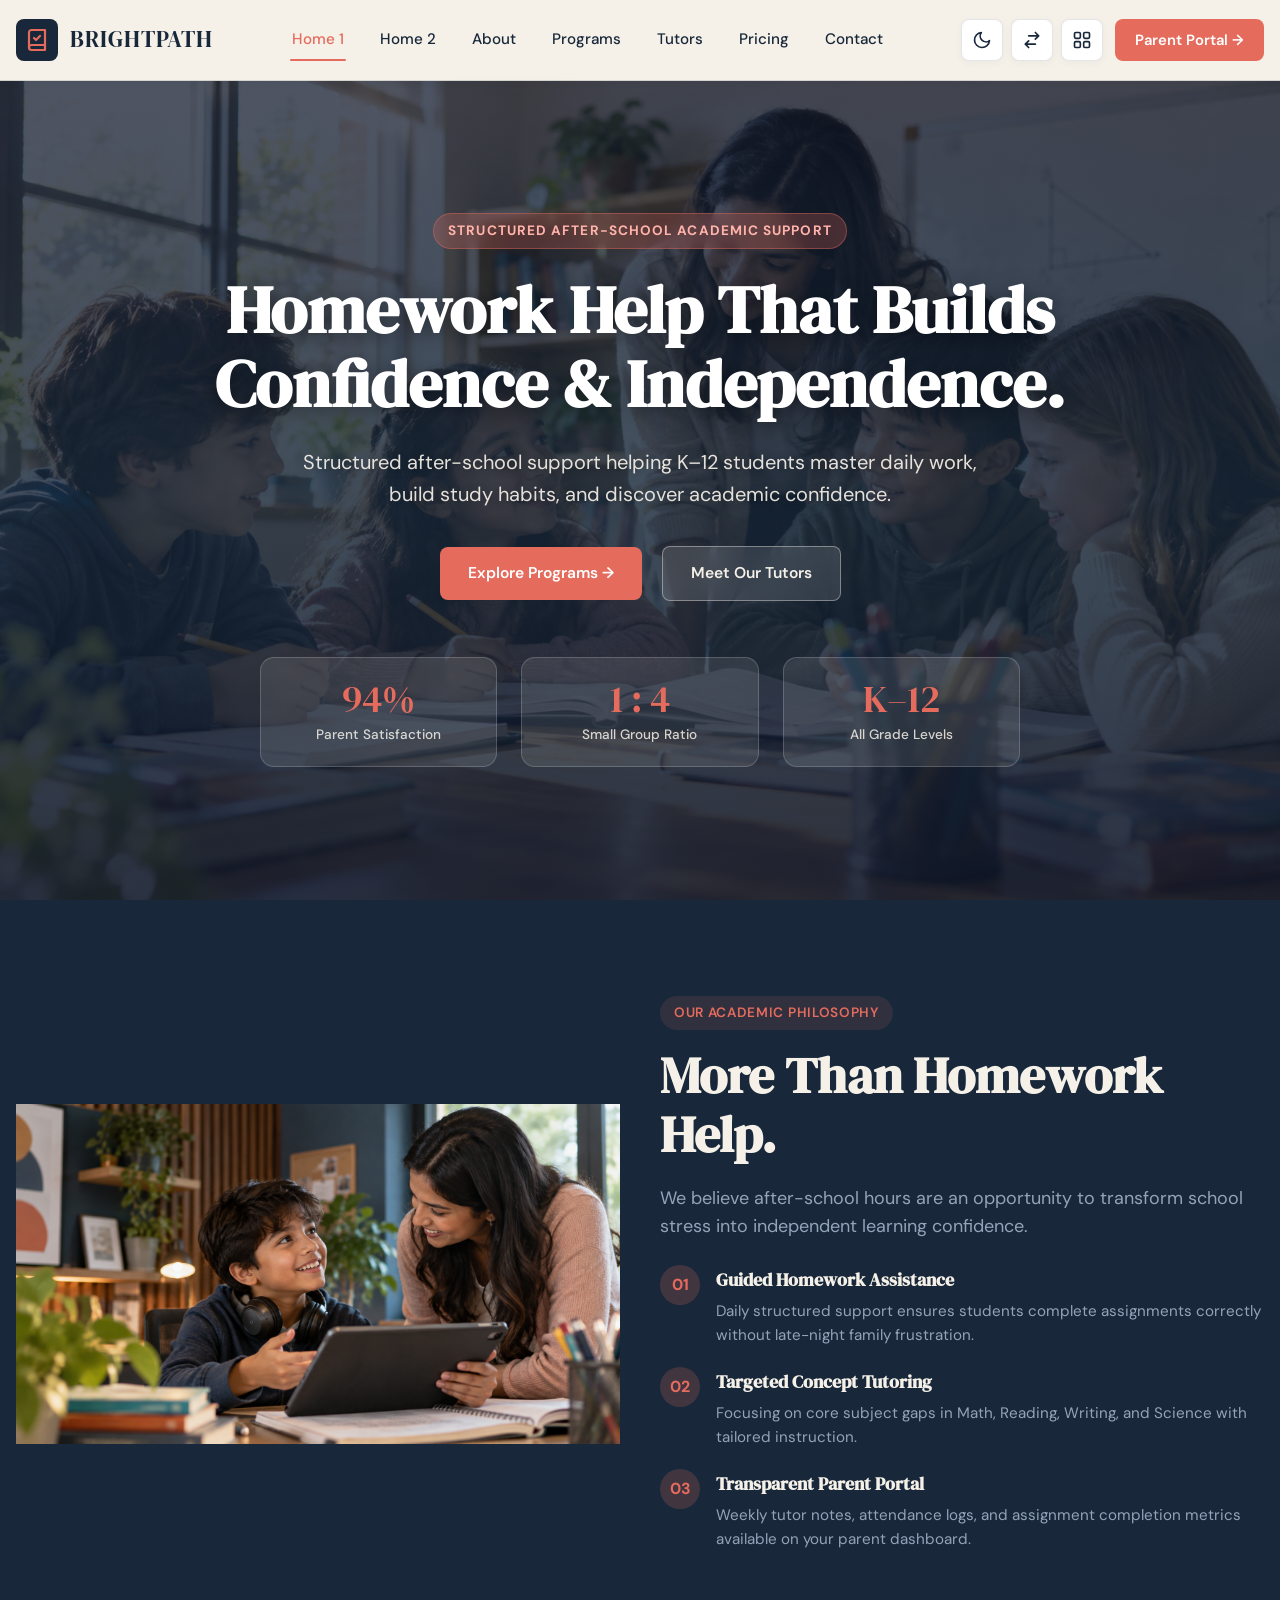
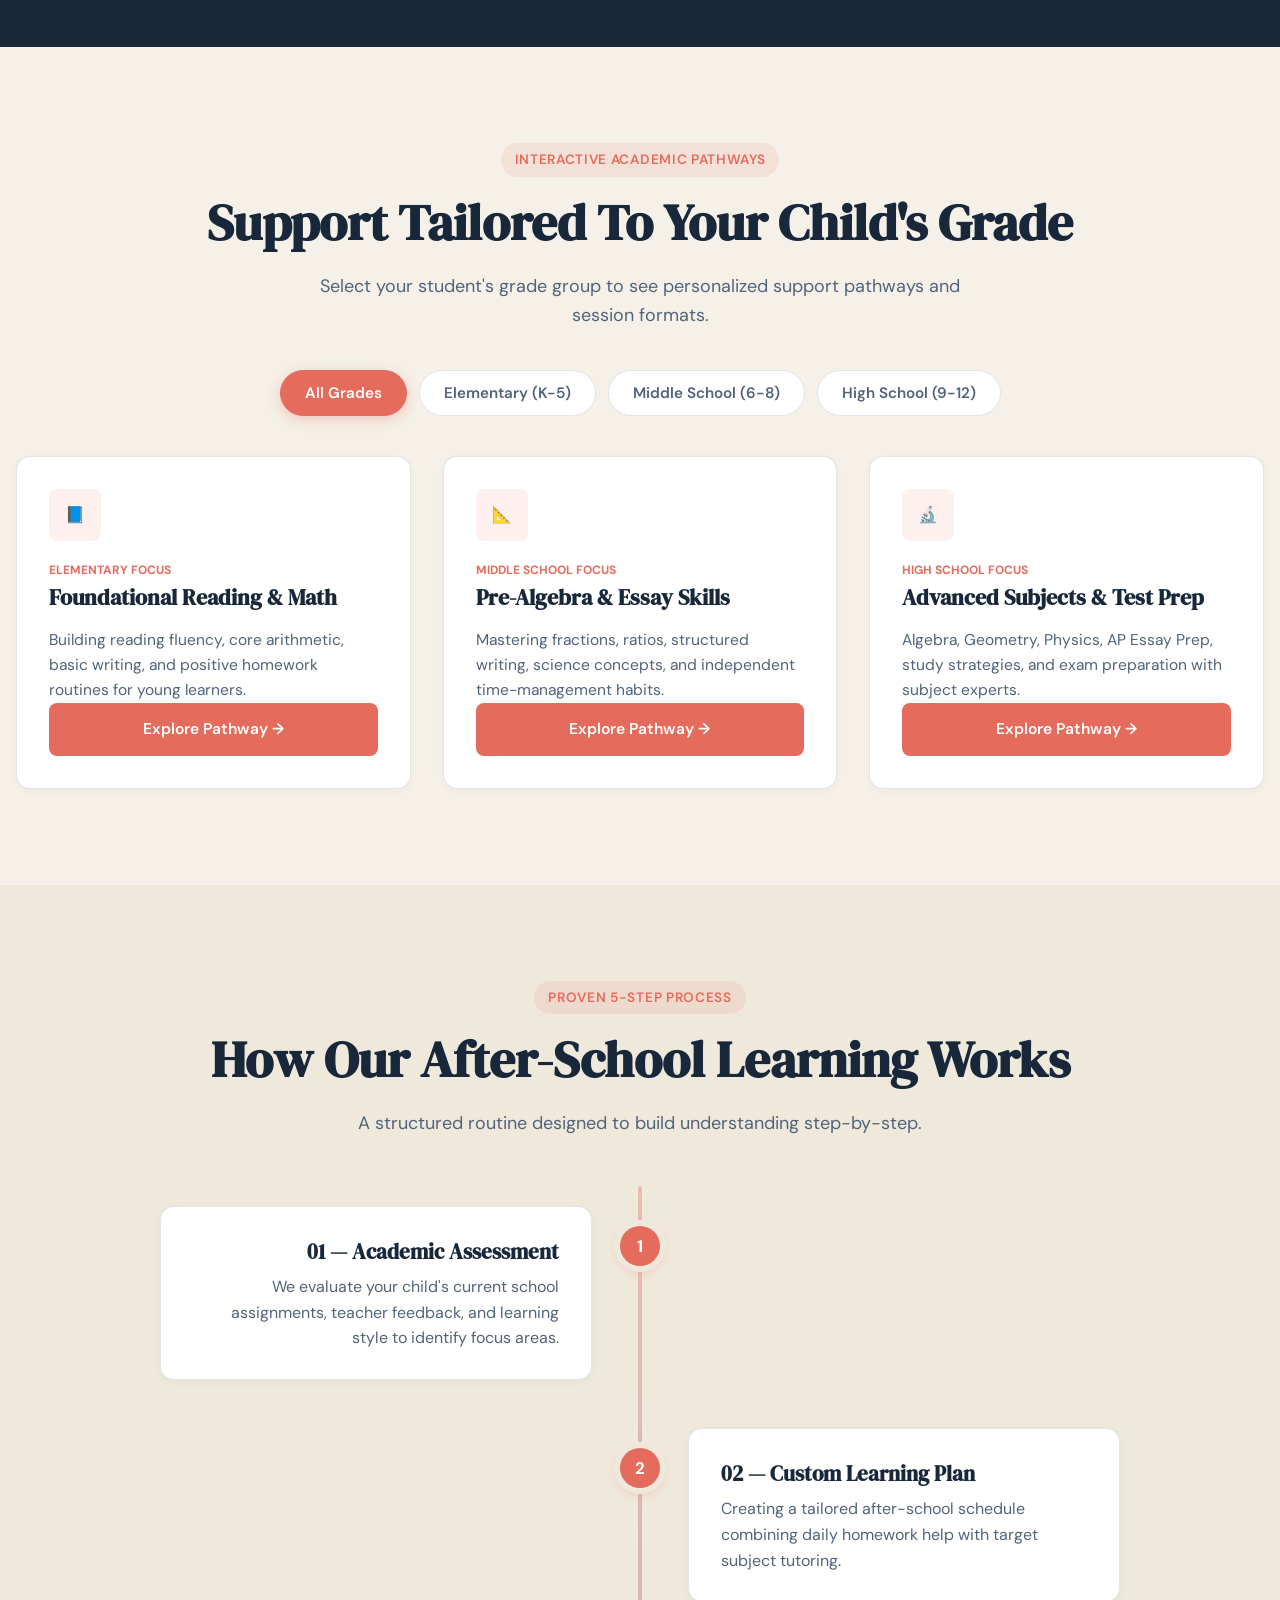
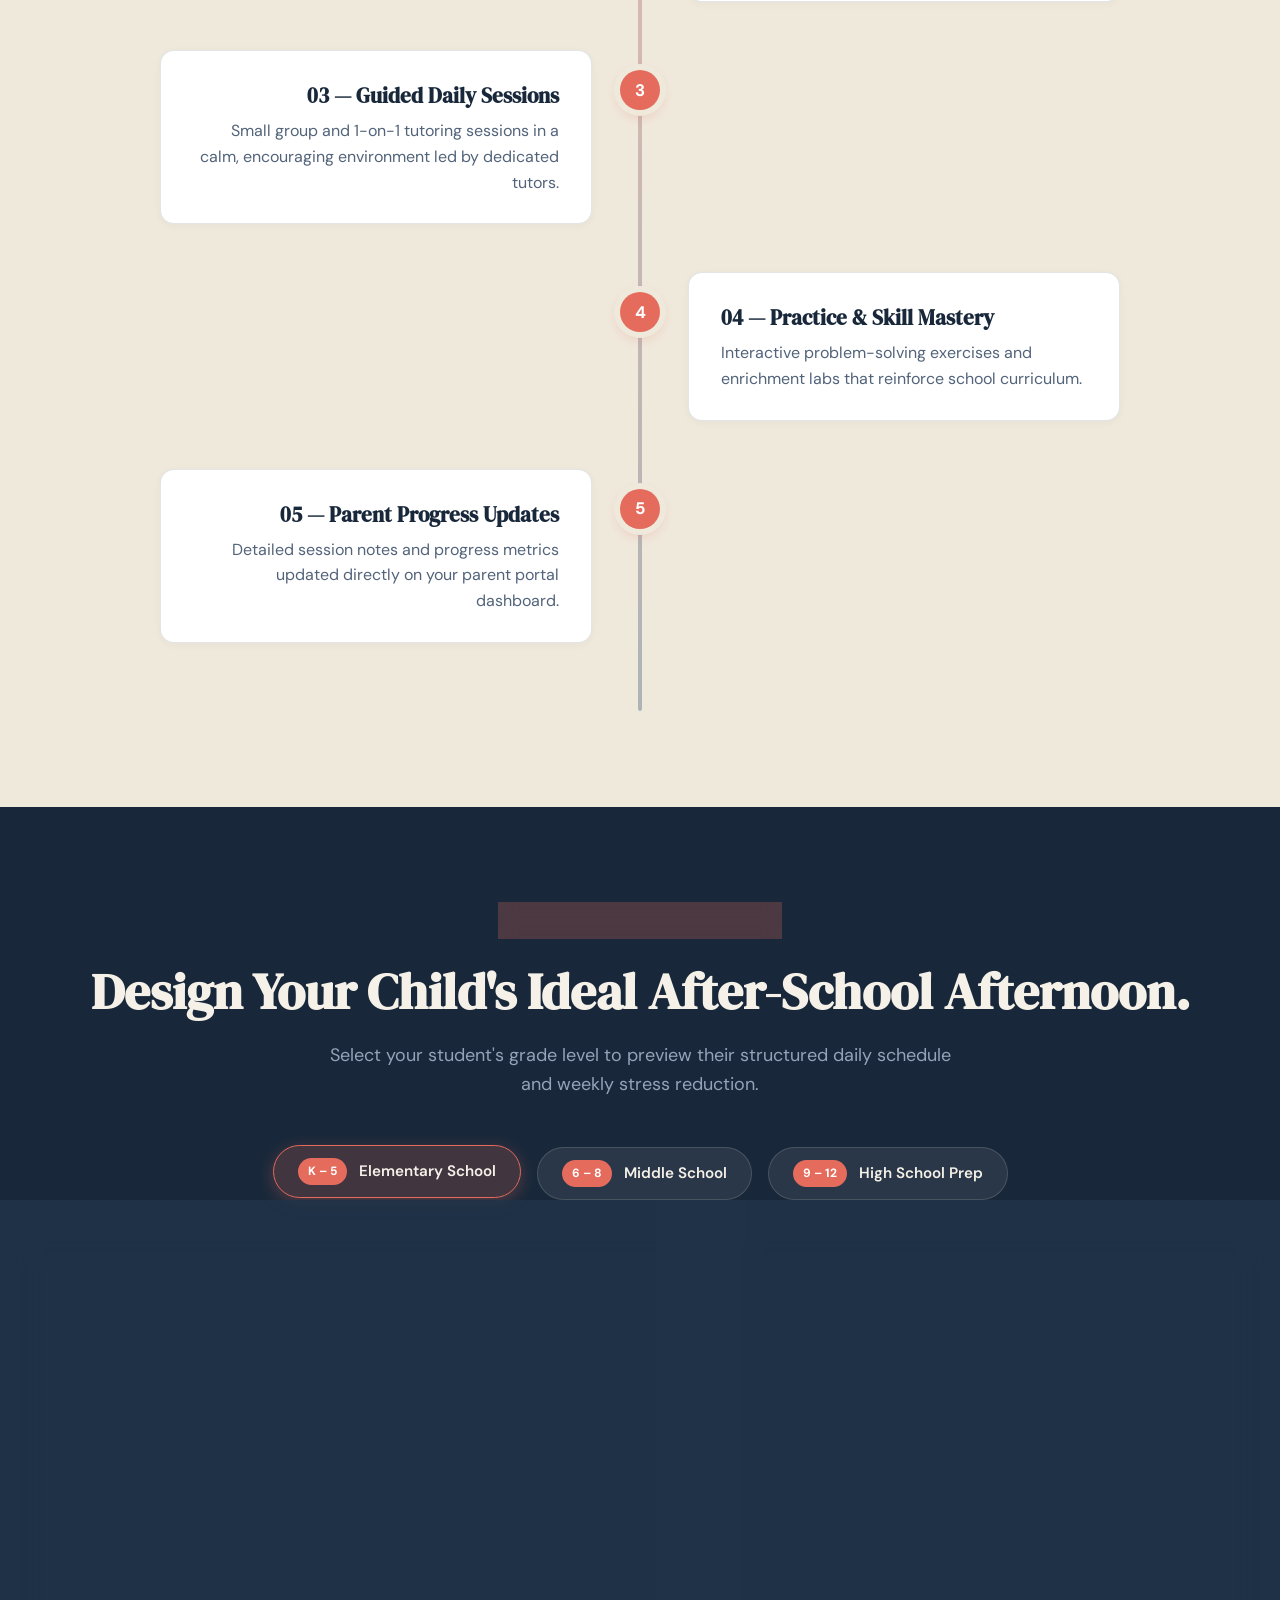
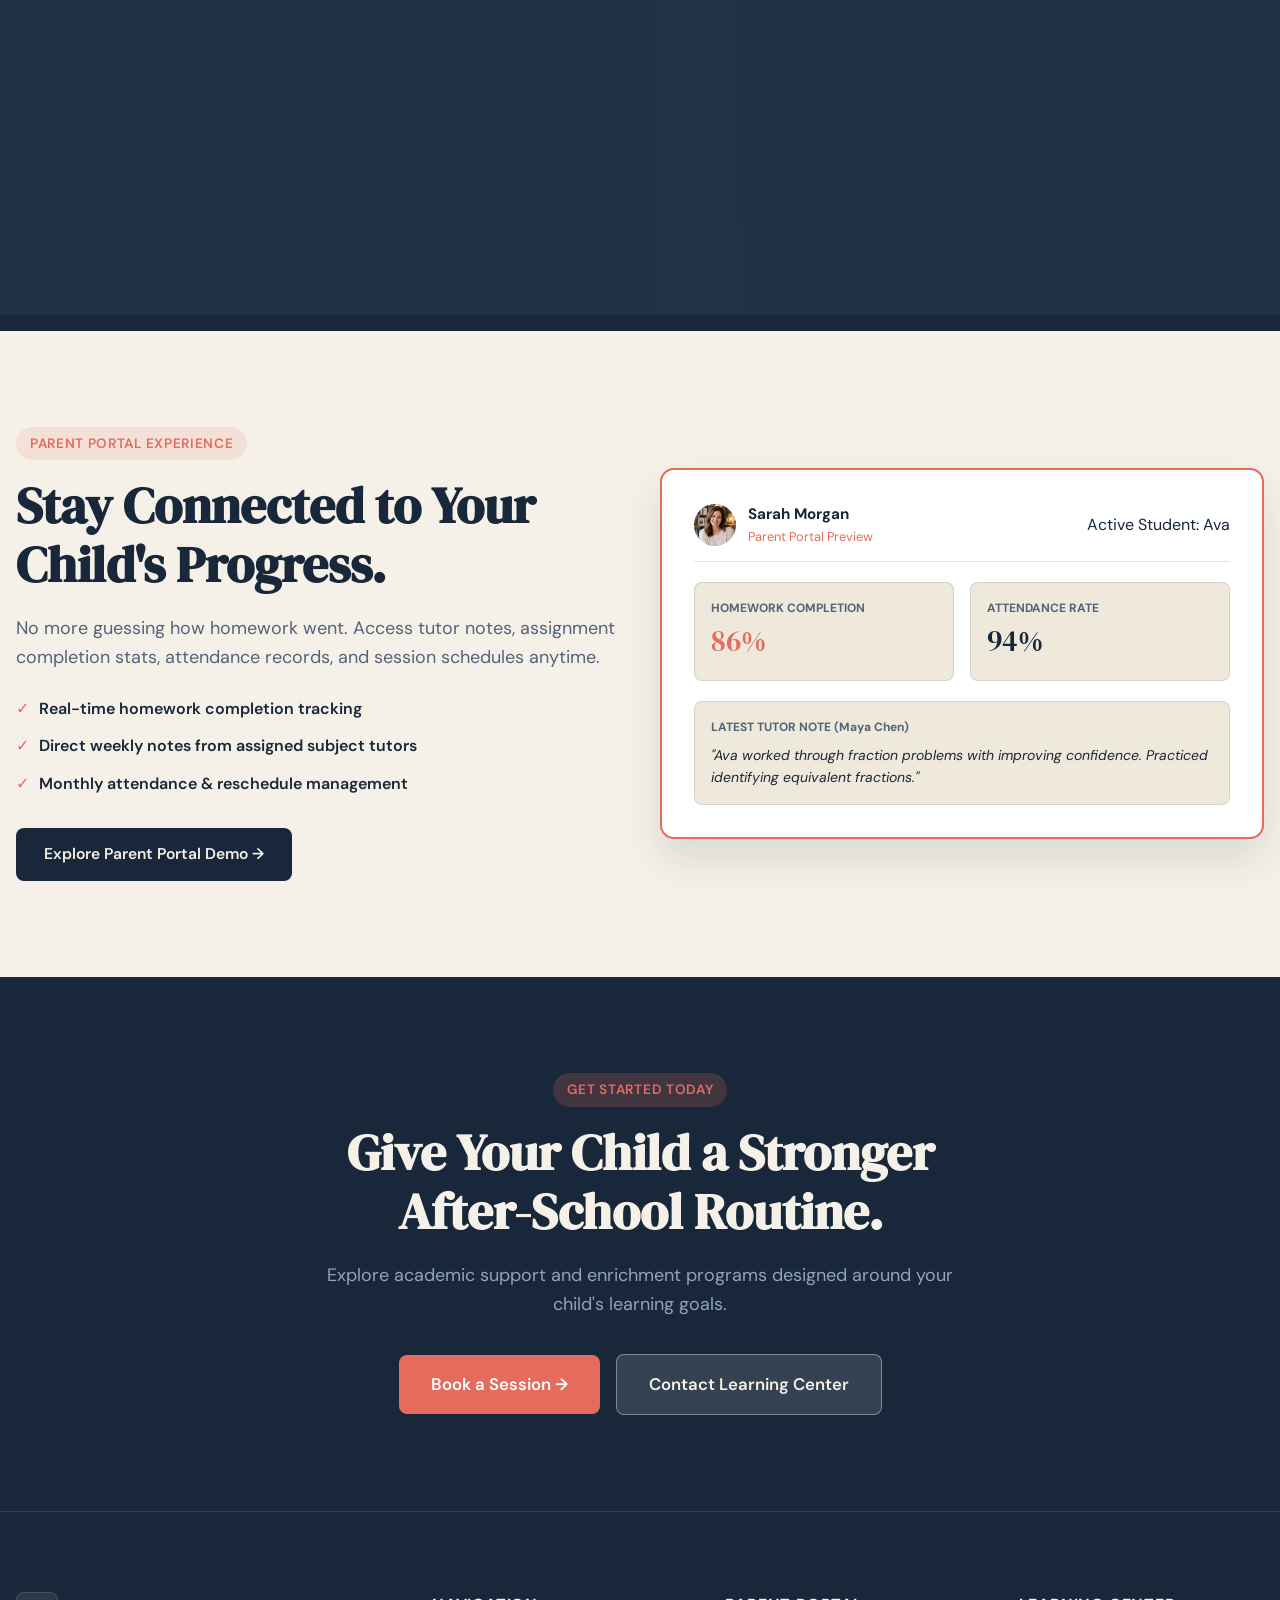
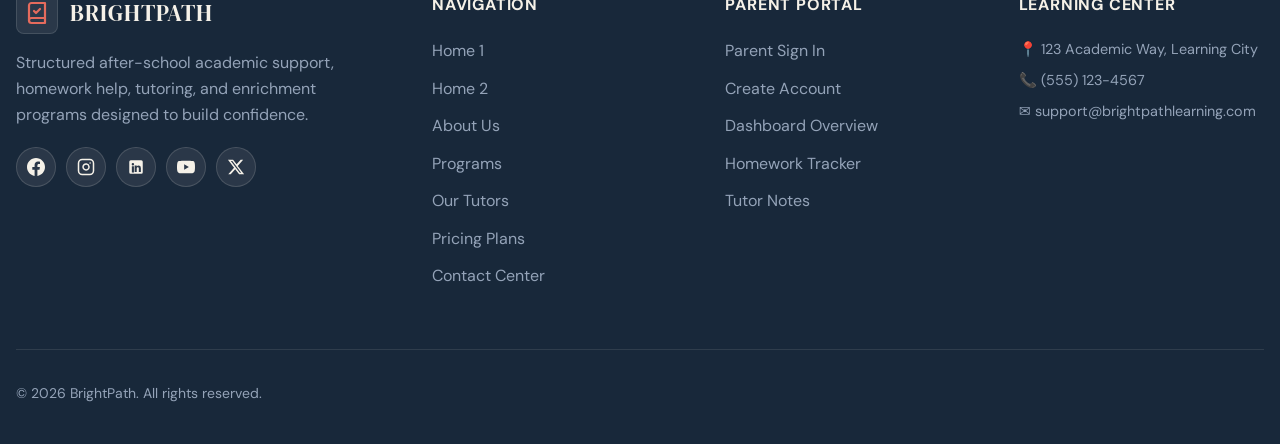
<file: index.html>
<!DOCTYPE html>
<html lang="en" data-theme="light" dir="ltr">
<head>
  <meta charset="UTF-8" />
  <meta name="viewport" content="width=device-width, initial-scale=1.0" />
  <title>BrightPath | After-School Homework Help & Enrichment</title>
  <meta name="description" content="BrightPath provides structured after-school homework help, 1-on-1 subject tutoring, enrichment programs, and parent progress tracking for students K-12." />
  <link rel="icon" type="image/svg+xml" href="assets/images/favicon.svg" />
  <script>
    (function() {
      var theme = localStorage.getItem('brightpath_theme') || 'light';
      var dir = localStorage.getItem('brightpath_dir') || 'ltr';
      document.documentElement.setAttribute('data-theme', theme);
      document.documentElement.setAttribute('dir', dir);
    })();
  </script>
  <link rel="stylesheet" href="assets/css/style.css" />
</head>
<body>

  <!-- Sticky Global Header -->
  <header class="header">
    <div class="container nav-container">
      <a href="index.html" class="brand-logo" id="brandLogo">
        <div class="logo-icon">
          <svg width="24" height="24" viewBox="0 0 24 24" fill="none" stroke="currentColor" stroke-width="2.2" stroke-linecap="round" stroke-linejoin="round">
            <path d="M4 19.5A2.5 2.5 0 0 1 6.5 17H20"></path>
            <path d="M6.5 2H20v20H6.5A2.5 2.5 0 0 1 4 19.5v-15A2.5 2.5 0 0 1 6.5 2z"></path>
            <path d="m9 10 2 2 4-4"></path>
          </svg>
        </div>
        <div class="logo-text">
          <span class="logo-name">BRIGHTPATH</span>
        </div>
      </a>

      <nav>
        <ul class="nav-links">
          <li><a href="index.html" class="nav-link active">Home 1</a></li>
          <li><a href="home2.html" class="nav-link">Home 2</a></li>
          <li><a href="about.html" class="nav-link">About</a></li>
          <li><a href="programs.html" class="nav-link">Programs</a></li>
          <li><a href="tutors.html" class="nav-link">Tutors</a></li>
          <li><a href="pricing.html" class="nav-link">Pricing</a></li>
          <li><a href="contact.html" class="nav-link">Contact</a></li>
        </ul>
      </nav>

      <div class="nav-actions">
        <div class="control-pill">
          <button type="button" class="icon-circle-btn js-theme-toggle" aria-label="Toggle Theme" title="Toggle Light/Dark Theme">
            <svg width="20" height="20" viewBox="0 0 24 24" fill="none" stroke="currentColor" stroke-width="2" stroke-linecap="round" stroke-linejoin="round"><circle cx="12" cy="12" r="5"/><line x1="12" y1="1" x2="12" y2="3"/><line x1="12" y1="21" x2="12" y2="23"/><line x1="4.22" y1="4.22" x2="5.64" y2="5.64"/><line x1="18.36" y1="18.36" x2="19.78" y2="19.78"/><line x1="1" y1="12" x2="3" y2="12"/><line x1="21" y1="12" x2="23" y2="12"/><line x1="4.22" y1="19.78" x2="5.64" y2="18.36"/><line x1="18.36" y1="5.64" x2="19.78" y2="4.22"/></svg>
          </button>
          <button type="button" class="icon-circle-btn js-rtl-toggle" aria-label="Toggle Direction" title="Toggle LTR/RTL Layout">
            <svg width="20" height="20" viewBox="0 0 24 24" fill="none" stroke="currentColor" stroke-width="2" stroke-linecap="round" stroke-linejoin="round"><path d="M8 7h12m0 0l-4-4m4 4l-4 4m0 6H4m0 0l4 4m-4-4l4-4"/></svg>
          </button>
          <a href="dashboard.html" class="icon-circle-btn" aria-label="Parent Portal Dashboard" title="Parent Portal Dashboard">
            <svg width="20" height="20" viewBox="0 0 24 24" fill="none" stroke="currentColor" stroke-width="2" stroke-linecap="round" stroke-linejoin="round"><rect x="3" y="3" width="7" height="7" rx="1.5"/><rect x="14" y="3" width="7" height="7" rx="1.5"/><rect x="14" y="14" width="7" height="7" rx="1.5"/><rect x="3" y="14" width="7" height="7" rx="1.5"/></svg>
          </a>
        </div>
        <a href="login.html" class="btn btn-primary" id="navPortalCta">Parent Portal →</a>
        <button class="menu-toggle" id="menuToggle" aria-label="Open Navigation Menu">
          <svg width="26" height="26" viewBox="0 0 24 24" fill="none" stroke="currentColor" stroke-width="2"><line x1="3" y1="12" x2="21" y2="12"></line><line x1="3" y1="6" x2="21" y2="6"></line><line x1="3" y1="18" x2="21" y2="18"></line></svg>
        </button>
      </div>
    </div>
  </header>

  <!-- Mobile Off-Canvas Drawer Navigation -->
  <div class="mobile-drawer" id="mobileDrawer" aria-hidden="true">
    <div class="drawer-backdrop" id="drawerBackdrop"></div>
    <div class="drawer-content">
      <div class="drawer-header">
        <div class="brand-logo">
          <div class="logo-icon"><svg width="20" height="20" viewBox="0 0 24 24" fill="none" stroke="currentColor" stroke-width="2"><path d="M4 19.5A2.5 2.5 0 0 1 6.5 17H20"></path><path d="M6.5 2H20v20H6.5A2.5 2.5 0 0 1 4 19.5v-15A2.5 2.5 0 0 1 6.5 2z"></path></svg></div>
          <span class="logo-name">BRIGHTPATH</span>
        </div>
        <button class="drawer-close" id="drawerClose" aria-label="Close Navigation Menu">✕</button>
      </div>
      <ul class="drawer-links">
        <li><a href="index.html" class="drawer-link">Home 1</a></li>
        <li><a href="home2.html" class="drawer-link">Home 2</a></li>
        <li><a href="about.html" class="drawer-link">About</a></li>
        <li><a href="programs.html" class="drawer-link">Programs</a></li>
        <li><a href="tutors.html" class="drawer-link">Tutors</a></li>
        <li><a href="pricing.html" class="drawer-link">Pricing</a></li>
        <li><a href="contact.html" class="drawer-link">Contact</a></li>
      </ul>
      <div class="drawer-controls">
        <div class="control-pill">
          <button type="button" class="icon-circle-btn js-theme-toggle" aria-label="Toggle Theme" title="Toggle Light/Dark Theme">
            <svg width="20" height="20" viewBox="0 0 24 24" fill="none" stroke="currentColor" stroke-width="2" stroke-linecap="round" stroke-linejoin="round"><circle cx="12" cy="12" r="5"/><line x1="12" y1="1" x2="12" y2="3"/><line x1="12" y1="21" x2="12" y2="23"/><line x1="4.22" y1="4.22" x2="5.64" y2="5.64"/><line x1="18.36" y1="18.36" x2="19.78" y2="19.78"/><line x1="1" y1="12" x2="3" y2="12"/><line x1="21" y1="12" x2="23" y2="12"/><line x1="4.22" y1="19.78" x2="5.64" y2="18.36"/><line x1="18.36" y1="5.64" x2="19.78" y2="4.22"/></svg>
          </button>
          <button type="button" class="icon-circle-btn js-rtl-toggle" aria-label="Toggle Direction" title="Toggle LTR/RTL Layout">
            <svg width="20" height="20" viewBox="0 0 24 24" fill="none" stroke="currentColor" stroke-width="2" stroke-linecap="round" stroke-linejoin="round"><path d="M8 7h12m0 0l-4-4m4 4l-4 4m0 6H4m0 0l4 4m-4-4l4-4"/></svg>
          </button>
          <a href="dashboard.html" class="icon-circle-btn" aria-label="Parent Portal Dashboard" title="Parent Portal Dashboard">
            <svg width="20" height="20" viewBox="0 0 24 24" fill="none" stroke="currentColor" stroke-width="2" stroke-linecap="round" stroke-linejoin="round"><rect x="3" y="3" width="7" height="7" rx="1.5"/><rect x="14" y="3" width="7" height="7" rx="1.5"/><rect x="14" y="14" width="7" height="7" rx="1.5"/><rect x="3" y="14" width="7" height="7" rx="1.5"/></svg>
          </a>
        </div>
        <a href="login.html" class="btn btn-primary" style="width: 100%;">Parent Portal →</a>
      </div>
    </div>
  </div>

  <main>
    <!-- HOME SECTION 01 — FULLSCREEN HERO -->
    <section class="hero-fullscreen" id="heroSection">
      <div class="hero-bg-overlay"></div>
      <div class="container hero-centered-content">
        <span class="section-tag hero-tag-dark">Structured After-School Academic Support</span>
        <h1 class="hero-fullscreen-title">Homework Help That Builds Confidence & Independence.</h1>
        <p class="hero-fullscreen-lead">Structured after-school support helping K–12 students master daily work, build study habits, and discover academic confidence.</p>
        <div class="hero-btns hero-btns-center">
          <a href="programs.html" class="btn btn-primary">Explore Programs →</a>
          <a href="tutors.html" class="btn btn-secondary-light">Meet Our Tutors</a>
        </div>
        <div class="hero-stats-row">
          <div class="hero-stat-card">
            <span class="stat-number">94%</span>
            <span class="stat-label">Parent Satisfaction</span>
          </div>
          <div class="hero-stat-card">
            <span class="stat-number">1 : 4</span>
            <span class="stat-label">Small Group Ratio</span>
          </div>
          <div class="hero-stat-card">
            <span class="stat-number">K–12</span>
            <span class="stat-label">All Grade Levels</span>
          </div>
        </div>
      </div>
    </section>

    <!-- HOME SECTION 02 — THE LEARNING SUPPORT STORY -->
    <section class="section section-dark" id="storySection">
      <div class="container">
        <div class="grid-2" style="align-items: center;">
          <div class="hero-image-frame">
            <img src="assets/images/2.png" alt="Student engaged in focused after-school study session" />
          </div>
          <div>
            <span class="section-tag">Our Academic Philosophy</span>
            <h2 class="section-title">More Than Homework Help.</h2>
            <p class="section-subtitle" style="margin-bottom:24px;">We believe after-school hours are an opportunity to transform school stress into independent learning confidence.</p>
            <div style="display:flex; flex-direction:column; gap:20px;">
              <div style="display:flex; gap:16px;">
                <div style="width:40px; height:40px; background:rgba(229,107,93,0.2); color:var(--coral-500); border-radius:50%; display:flex; align-items:center; justify-content:center; font-weight:bold; flex-shrink:0;">01</div>
                <div>
                  <h4 style="font-size:1.15rem; font-family:var(--font-heading); margin-bottom:4px;">Guided Homework Assistance</h4>
                  <p style="color:var(--slate-400); font-size:0.95rem;">Daily structured support ensures students complete assignments correctly without late-night family frustration.</p>
                </div>
              </div>
              <div style="display:flex; gap:16px;">
                <div style="width:40px; height:40px; background:rgba(229,107,93,0.2); color:var(--coral-500); border-radius:50%; display:flex; align-items:center; justify-content:center; font-weight:bold; flex-shrink:0;">02</div>
                <div>
                  <h4 style="font-size:1.15rem; font-family:var(--font-heading); margin-bottom:4px;">Targeted Concept Tutoring</h4>
                  <p style="color:var(--slate-400); font-size:0.95rem;">Focusing on core subject gaps in Math, Reading, Writing, and Science with tailored instruction.</p>
                </div>
              </div>
              <div style="display:flex; gap:16px;">
                <div style="width:40px; height:40px; background:rgba(229,107,93,0.2); color:var(--coral-500); border-radius:50%; display:flex; align-items:center; justify-content:center; font-weight:bold; flex-shrink:0;">03</div>
                <div>
                  <h4 style="font-size:1.15rem; font-family:var(--font-heading); margin-bottom:4px;">Transparent Parent Portal</h4>
                  <p style="color:var(--slate-400); font-size:0.95rem;">Weekly tutor notes, attendance logs, and assignment completion metrics available on your parent dashboard.</p>
                </div>
              </div>
            </div>
          </div>
        </div>
      </div>
    </section>

    <!-- HOME SECTION 03 — PROGRAM PATHWAYS -->
    <section class="section" id="pathwaysSection">
      <div class="container">
        <div style="text-align: center; margin-bottom: 40px;">
          <span class="section-tag">Interactive Academic Pathways</span>
          <h2 class="section-title">Support Tailored To Your Child's Grade</h2>
          <p class="section-subtitle" style="margin-inline: auto;">Select your student's grade group to see personalized support pathways and session formats.</p>
        </div>

        <div class="filter-tabs">
          <button class="tab-btn js-pathway-tab active" data-category="all">All Grades</button>
          <button class="tab-btn js-pathway-tab" data-category="elementary">Elementary (K-5)</button>
          <button class="tab-btn js-pathway-tab" data-category="middle">Middle School (6-8)</button>
          <button class="tab-btn js-pathway-tab" data-category="high">High School (9-12)</button>
        </div>

        <div class="grid-3">
          <div class="card js-pathway-card" data-category="elementary">
            <div class="card-icon">📘</div>
            <span style="font-size:0.75rem; font-weight:700; color:var(--coral-500); text-transform:uppercase;">Elementary Focus</span>
            <h3 class="card-title">Foundational Reading & Math</h3>
            <p class="card-desc">Building reading fluency, core arithmetic, basic writing, and positive homework routines for young learners.</p>
            <button class="btn btn-primary js-book-trigger" data-session="Elementary Pathway" style="margin-top:auto; width:100%;">Explore Pathway →</button>
          </div>

          <div class="card js-pathway-card" data-category="middle">
            <div class="card-icon">📐</div>
            <span style="font-size:0.75rem; font-weight:700; color:var(--coral-500); text-transform:uppercase;">Middle School Focus</span>
            <h3 class="card-title">Pre-Algebra & Essay Skills</h3>
            <p class="card-desc">Mastering fractions, ratios, structured writing, science concepts, and independent time-management habits.</p>
            <button class="btn btn-primary js-book-trigger" data-session="Middle School Pathway" style="margin-top:auto; width:100%;">Explore Pathway →</button>
          </div>

          <div class="card js-pathway-card" data-category="high">
            <div class="card-icon">🔬</div>
            <span style="font-size:0.75rem; font-weight:700; color:var(--coral-500); text-transform:uppercase;">High School Focus</span>
            <h3 class="card-title">Advanced Subjects & Test Prep</h3>
            <p class="card-desc">Algebra, Geometry, Physics, AP Essay Prep, study strategies, and exam preparation with subject experts.</p>
            <button class="btn btn-primary js-book-trigger" data-session="High School Pathway" style="margin-top:auto; width:100%;">Explore Pathway →</button>
          </div>
        </div>
      </div>
    </section>

    <!-- HOME SECTION 04 — HOW SUPPORT WORKS -->
    <section class="section" style="background: var(--bg-secondary);" id="howItWorksSection">
      <div class="container">
        <div style="text-align: center; margin-bottom: 48px;">
          <span class="section-tag">Proven 5-Step Process</span>
          <h2 class="section-title">How Our After-School Learning Works</h2>
          <p class="section-subtitle" style="margin-inline: auto;">A structured routine designed to build understanding step-by-step.</p>
        </div>

        <div class="timeline">
          <div class="timeline-item">
            <div class="timeline-number">1</div>
            <div class="timeline-content">
              <h3 style="font-family:var(--font-heading); font-size:1.3rem; margin-bottom:6px;">01 — Academic Assessment</h3>
              <p style="color:var(--text-muted);">We evaluate your child's current school assignments, teacher feedback, and learning style to identify focus areas.</p>
            </div>
          </div>

          <div class="timeline-item">
            <div class="timeline-number">2</div>
            <div class="timeline-content">
              <h3 style="font-family:var(--font-heading); font-size:1.3rem; margin-bottom:6px;">02 — Custom Learning Plan</h3>
              <p style="color:var(--text-muted);">Creating a tailored after-school schedule combining daily homework help with target subject tutoring.</p>
            </div>
          </div>

          <div class="timeline-item">
            <div class="timeline-number">3</div>
            <div class="timeline-content">
              <h3 style="font-family:var(--font-heading); font-size:1.3rem; margin-bottom:6px;">03 — Guided Daily Sessions</h3>
              <p style="color:var(--text-muted);">Small group and 1-on-1 tutoring sessions in a calm, encouraging environment led by dedicated tutors.</p>
            </div>
          </div>

          <div class="timeline-item">
            <div class="timeline-number">4</div>
            <div class="timeline-content">
              <h3 style="font-family:var(--font-heading); font-size:1.3rem; margin-bottom:6px;">04 — Practice & Skill Mastery</h3>
              <p style="color:var(--text-muted);">Interactive problem-solving exercises and enrichment labs that reinforce school curriculum.</p>
            </div>
          </div>

          <div class="timeline-item">
            <div class="timeline-number">5</div>
            <div class="timeline-content">
              <h3 style="font-family:var(--font-heading); font-size:1.3rem; margin-bottom:6px;">05 — Parent Progress Updates</h3>
              <p style="color:var(--text-muted);">Detailed session notes and progress metrics updated directly on your parent portal dashboard.</p>
            </div>
          </div>
        </div>
      </div>
    </section>

    <!-- HOME SECTION 04B — UNIQUE INTERACTIVE ROUTINE & IMPACT SIMULATOR -->
    <section class="section" id="routineSimulatorSection">
      <div class="container">
        <div style="text-align: center; margin-bottom: 48px;">
          <span class="section-tag hero-tag-dark">Interactive Routine Explorer</span>
          <h2 class="section-title">Design Your Child's Ideal After-School Afternoon.</h2>
          <p class="section-subtitle" style="margin-inline: auto;">Select your student's grade level to preview their structured daily schedule and weekly stress reduction.</p>
        </div>

        <!-- Grade Selector Tabs -->
        <div class="simulator-tabs" id="routineTabs">
          <button class="sim-tab-btn active" data-grade="elementary">
            <span class="tab-badge">K – 5</span>
            <span class="tab-title">Elementary School</span>
          </button>
          <button class="sim-tab-btn" data-grade="middle">
            <span class="tab-badge">6 – 8</span>
            <span class="tab-title">Middle School</span>
          </button>
          <button class="sim-tab-btn" data-grade="high">
            <span class="tab-badge">9 – 12</span>
            <span class="tab-title">High School Prep</span>
          </button>
        </div>

        <div class="simulator-body-grid">
          <!-- Live Timeline Schedule Column -->
          <div class="sim-card sim-timeline-card">
            <div class="sim-card-header">
              <span class="sim-badge" id="simGradeBadge">Elementary Focus (K–5)</span>
              <h3 class="sim-card-title" id="simTitle">Daily 3-Hour After-School Flow</h3>
            </div>
            
            <div class="sim-steps-list" id="simStepsList">
              <div class="sim-step-item">
                <div class="sim-step-time">3:30 PM</div>
                <div class="sim-step-dot"></div>
                <div class="sim-step-info">
                  <h4>Arrival & Healthy Snack Break</h4>
                  <p>Students unwind, grab a nutritious snack, and reset after the school bell.</p>
                </div>
              </div>
              <div class="sim-step-item active-step">
                <div class="sim-step-time">4:00 PM</div>
                <div class="sim-step-dot"></div>
                <div class="sim-step-info">
                  <h4>Focused Homework Completion</h4>
                  <p>Guided assistance on daily school assignments with 1:4 tutor guidance.</p>
                </div>
              </div>
              <div class="sim-step-item">
                <div class="sim-step-time">5:00 PM</div>
                <div class="sim-step-dot"></div>
                <div class="sim-step-info">
                  <h4>Foundational Math & Reading Lab</h4>
                  <p>Fun, interactive skill-building exercises reinforcing core grade concepts.</p>
                </div>
              </div>
              <div class="sim-step-item">
                <div class="sim-step-time">5:45 PM</div>
                <div class="sim-step-dot"></div>
                <div class="sim-step-info">
                  <h4>Pack Up & Parent Portal Sync</h4>
                  <p>Tutor logs completed work; student leaves with 100% finished homework.</p>
                </div>
              </div>
            </div>
          </div>

          <!-- Impact Metrics & Outcome Column -->
          <div class="sim-card sim-impact-card">
            <div class="sim-card-header">
              <span class="sim-badge sim-badge-accent">Estimated Parent & Student Impact</span>
              <h3 class="sim-card-title">Weekly After-School Benefits</h3>
            </div>

            <div class="sim-metrics-grid">
              <div class="sim-metric-box">
                <div class="sim-metric-val" id="metricTime">5.5 Hours</div>
                <div class="sim-metric-lbl">Evening Stress Saved / Wk</div>
              </div>
              <div class="sim-metric-box">
                <div class="sim-metric-val" id="metricScore">+34%</div>
                <div class="sim-metric-lbl">Assignment Mastery Index</div>
              </div>
              <div class="sim-metric-box">
                <div class="sim-metric-val" id="metricRatio">1 : 4</div>
                <div class="sim-metric-lbl">Student-Tutor Ratio</div>
              </div>
              <div class="sim-metric-box">
                <div class="sim-metric-val" id="metricCheck">100%</div>
                <div class="sim-metric-lbl">Finished Before Dinner</div>
              </div>
            </div>

            <div class="sim-highlight-box" id="simHighlightText">
              "Elementary students build independent study habits early, eliminating night-time homework tears and giving families peaceful evenings."
            </div>

            <button class="btn btn-primary js-book-trigger" style="width:100%; justify-content:center; margin-top:20px;" data-session="Custom After-School Schedule Consultation">
              Build Your Child's Schedule →
            </button>
          </div>
        </div>
      </div>
    </section>

    <!-- HOME SECTION 05 — PARENT VISIBILITY -->
    <section class="section" id="parentVisibilitySection">
      <div class="container">
        <div class="grid-2" style="align-items: center;">
          <div>
            <span class="section-tag">Parent Portal Experience</span>
            <h2 class="section-title">Stay Connected to Your Child's Progress.</h2>
            <p class="section-subtitle" style="margin-bottom:24px;">No more guessing how homework went. Access tutor notes, assignment completion stats, attendance records, and session schedules anytime.</p>
            <ul style="list-style:none; display:flex; flex-direction:column; gap:12px; margin-bottom:32px;">
              <li style="display:flex; align-items:center; gap:10px; font-weight:600;"><span style="color:var(--coral-500);">✓</span> Real-time homework completion tracking</li>
              <li style="display:flex; align-items:center; gap:10px; font-weight:600;"><span style="color:var(--coral-500);">✓</span> Direct weekly notes from assigned subject tutors</li>
              <li style="display:flex; align-items:center; gap:10px; font-weight:600;"><span style="color:var(--coral-500);">✓</span> Monthly attendance & reschedule management</li>
            </ul>
            <a href="dashboard.html" class="btn btn-navy">Explore Parent Portal Demo →</a>
          </div>

          <!-- Parent Dashboard Interactive Preview Card -->
          <div class="card" style="border:2px solid var(--coral-500); background:var(--bg-card); box-shadow:var(--shadow-lg);">
            <div style="display:flex; align-items:center; justify-content:space-between; margin-bottom:20px; border-bottom:1px solid var(--border-color); padding-bottom:14px;">
              <div style="display:flex; align-items:center; gap:12px;">
                <img src="assets/images/5.png" alt="Sarah Morgan" style="width:42px; height:42px; border-radius:50%; object-fit:cover;" />
                <div>
                  <div style="font-weight:700; font-size:0.95rem;">Sarah Morgan</div>
                  <div style="font-size:0.8rem; color:var(--coral-500);">Parent Portal Preview</div>
                </div>
              </div>
              <span class="status-badge status-completed">Active Student: Ava</span>
            </div>

            <div style="display:grid; grid-template-columns:1fr 1fr; gap:16px; margin-bottom:20px;">
              <div class="parent-preview-inner-box">
                <div style="font-size:0.75rem; color:var(--text-muted); font-weight:700;">HOMEWORK COMPLETION</div>
                <div style="font-family:var(--font-heading); font-size:1.8rem; color:var(--coral-500);">86%</div>
              </div>
              <div class="parent-preview-inner-box">
                <div style="font-size:0.75rem; color:var(--text-muted); font-weight:700;">ATTENDANCE RATE</div>
                <div style="font-family:var(--font-heading); font-size:1.8rem; color:var(--text-primary);">94%</div>
              </div>
            </div>

            <div class="parent-preview-inner-box">
              <div style="font-size:0.75rem; color:var(--text-muted); font-weight:700; margin-bottom:6px;">LATEST TUTOR NOTE (Maya Chen)</div>
              <p style="font-size:0.875rem; font-style:italic;">"Ava worked through fraction problems with improving confidence. Practiced identifying equivalent fractions."</p>
            </div>
          </div>
        </div>
      </div>
    </section>

    <!-- HOME SECTION 06 — FINAL CTA -->
    <section class="section section-dark" style="text-align: center;" id="finalCtaSection">
      <div class="container">
        <span class="section-tag" style="background:rgba(229,107,93,0.2);">Get Started Today</span>
        <h2 class="section-title" style="color:var(--ivory-100); max-width:720px; margin-inline:auto;">Give Your Child a Stronger After-School Routine.</h2>
        <p class="section-subtitle" style="color:var(--slate-400); margin-inline:auto; margin-bottom:36px;">Explore academic support and enrichment programs designed around your child's learning goals.</p>
        <div class="cta-actions-group">
          <button class="btn btn-primary js-book-trigger">Book a Session →</button>
          <a href="contact.html" class="btn btn-secondary-light">Contact Learning Center</a>
        </div>
      </div>
    </section>
  </main>

  <!-- Global Footer -->
  <footer class="footer">
    <div class="container">
      <div class="footer-grid">
        <div class="footer-brand">
          <a href="index.html" class="brand-logo">
            <div class="logo-icon">
              <svg width="24" height="24" viewBox="0 0 24 24" fill="none" stroke="currentColor" stroke-width="2.2" stroke-linecap="round" stroke-linejoin="round">
                <path d="M4 19.5A2.5 2.5 0 0 1 6.5 17H20"></path>
                <path d="M6.5 2H20v20H6.5A2.5 2.5 0 0 1 4 19.5v-15A2.5 2.5 0 0 1 6.5 2z"></path>
                <path d="m9 10 2 2 4-4"></path>
              </svg>
            </div>
            <div class="logo-text">
              <span class="logo-name">BRIGHTPATH</span>
            </div>
          </a>
          <p>Structured after-school academic support, homework help, tutoring, and enrichment programs designed to build confidence.</p>
          <div class="footer-social-links" style="margin-top:20px; display:flex; gap:10px;">
            <a href="#" class="social-icon-btn" aria-label="Facebook">
              <svg width="18" height="18" viewBox="0 0 24 24" fill="currentColor"><path d="M24 12.073c0-6.627-5.373-12-12-12s-12 5.373-12 12c0 5.99 4.388 10.954 10.125 11.854v-8.385H7.078v-3.47h3.047V9.43c0-3.007 1.792-4.669 4.533-4.669 1.312 0 2.686.235 2.686.235v2.953H15.83c-1.491 0-1.956.925-1.956 1.874v2.25h3.328l-.532 3.47h-2.796v8.385C19.612 23.027 24 18.062 24 12.073z"/></svg>
            </a>
            <a href="#" class="social-icon-btn" aria-label="Instagram">
              <svg width="18" height="18" viewBox="0 0 24 24" fill="none" stroke="currentColor" stroke-width="2" stroke-linecap="round" stroke-linejoin="round"><rect x="2" y="2" width="20" height="20" rx="5" ry="5"></rect><path d="M16 11.37A4 4 0 1 1 12.63 8 4 4 0 0 1 16 11.37z"></path><line x1="17.5" y1="6.5" x2="17.51" y2="6.5"></line></svg>
            </a>
            <a href="#" class="social-icon-btn" aria-label="LinkedIn">
              <svg width="18" height="18" viewBox="0 0 24 24" fill="currentColor"><path d="M19 3a2 2 0 0 1 2 2v14a2 2 0 0 1-2 2H5a2 2 0 0 1-2-2V5a2 2 0 0 1 2-2h14m-.5 15.5v-5.3a3.26 3.26 0 0 0-3.26-3.26c-.85 0-1.84.52-2.28 1.3v-1.11h-2.79v8.37h2.79v-4.93c0-.77.62-1.4 1.39-1.4a1.4 1.4 0 0 1 1.4 1.4v4.93h2.75M6.46 10.9v8.37H9.25V10.9H6.46M7.86 6.74a1.62 1.62 0 1 0 0 3.24 1.62 1.62 0 0 0 0-3.24z"/></svg>
            </a>
            <a href="#" class="social-icon-btn" aria-label="YouTube">
              <svg width="18" height="18" viewBox="0 0 24 24" fill="currentColor"><path d="M23.498 6.186a3.016 3.016 0 0 0-2.122-2.136C19.505 3.545 12 3.545 12 3.545s-7.505 0-9.377.505A3.017 3.017 0 0 0 .502 6.186C0 8.07 0 12 0 12s0 3.93.502 5.814a3.016 3.016 0 0 0 2.122 2.136c1.871.505 9.376.505 9.376.505s7.505 0 9.377-.505a3.015 3.015 0 0 0 2.122-2.136C24 15.93 24 12 24 12s0-3.93-.502-5.814zM9.545 15.568V8.432L15.818 12l-6.273 3.568z"/></svg>
            </a>
            <a href="#" class="social-icon-btn" aria-label="Twitter">
              <svg width="18" height="18" viewBox="0 0 24 24" fill="currentColor"><path d="M18.244 2.25h3.308l-7.227 8.26 8.502 11.24H16.17l-5.214-6.817L4.99 21.75H1.68l7.73-8.835L1.254 2.25H8.08l4.713 6.231zm-1.161 17.52h1.833L7.084 4.126H5.117z"/></svg>
            </a>
          </div>
        </div>

        <div>
          <h4 class="footer-title">Navigation</h4>
          <ul class="footer-links">
            <li><a href="index.html" class="footer-link">Home 1</a></li>
            <li><a href="home2.html" class="footer-link">Home 2</a></li>
            <li><a href="about.html" class="footer-link">About Us</a></li>
            <li><a href="programs.html" class="footer-link">Programs</a></li>
            <li><a href="tutors.html" class="footer-link">Our Tutors</a></li>
            <li><a href="pricing.html" class="footer-link">Pricing Plans</a></li>
            <li><a href="contact.html" class="footer-link">Contact Center</a></li>
          </ul>
        </div>

        <div>
          <h4 class="footer-title">Parent Portal</h4>
          <ul class="footer-links">
            <li><a href="login.html" class="footer-link">Parent Sign In</a></li>
            <li><a href="register.html" class="footer-link">Create Account</a></li>
            <li><a href="dashboard.html" class="footer-link">Dashboard Overview</a></li>
            <li><a href="dashboard.html" class="footer-link">Homework Tracker</a></li>
            <li><a href="dashboard.html" class="footer-link">Tutor Notes</a></li>
          </ul>
        </div>

        <div>
          <h4 class="footer-title">Learning Center</h4>
          <p style="color:var(--slate-400); font-size:0.9rem; margin-bottom:8px;">📍 123 Academic Way, Learning City</p>
          <p style="color:var(--slate-400); font-size:0.9rem; margin-bottom:8px;">📞 (555) 123-4567</p>
          <p style="color:var(--slate-400); font-size:0.9rem;">✉️ support@brightpathlearning.com</p>
        </div>
      </div>

      <div class="footer-bottom">
        <div>© 2026 BrightPath. All rights reserved.</div>
      </div>
    </div>
  </footer>

  <!-- Universal Reusable Modal -->
  <div class="modal-overlay" id="globalModal" aria-hidden="true">
    <div class="modal-container">
      <button class="modal-close js-modal-close" aria-label="Close modal">✕</button>
      <h3 class="auth-title" id="modalTitle" style="font-size:1.6rem; margin-bottom:16px;">Book a Session</h3>
      <div id="modalBody"></div>
    </div>
  </div>

  <script src="assets/js/main.js"></script>
</body>
</html>
</file>
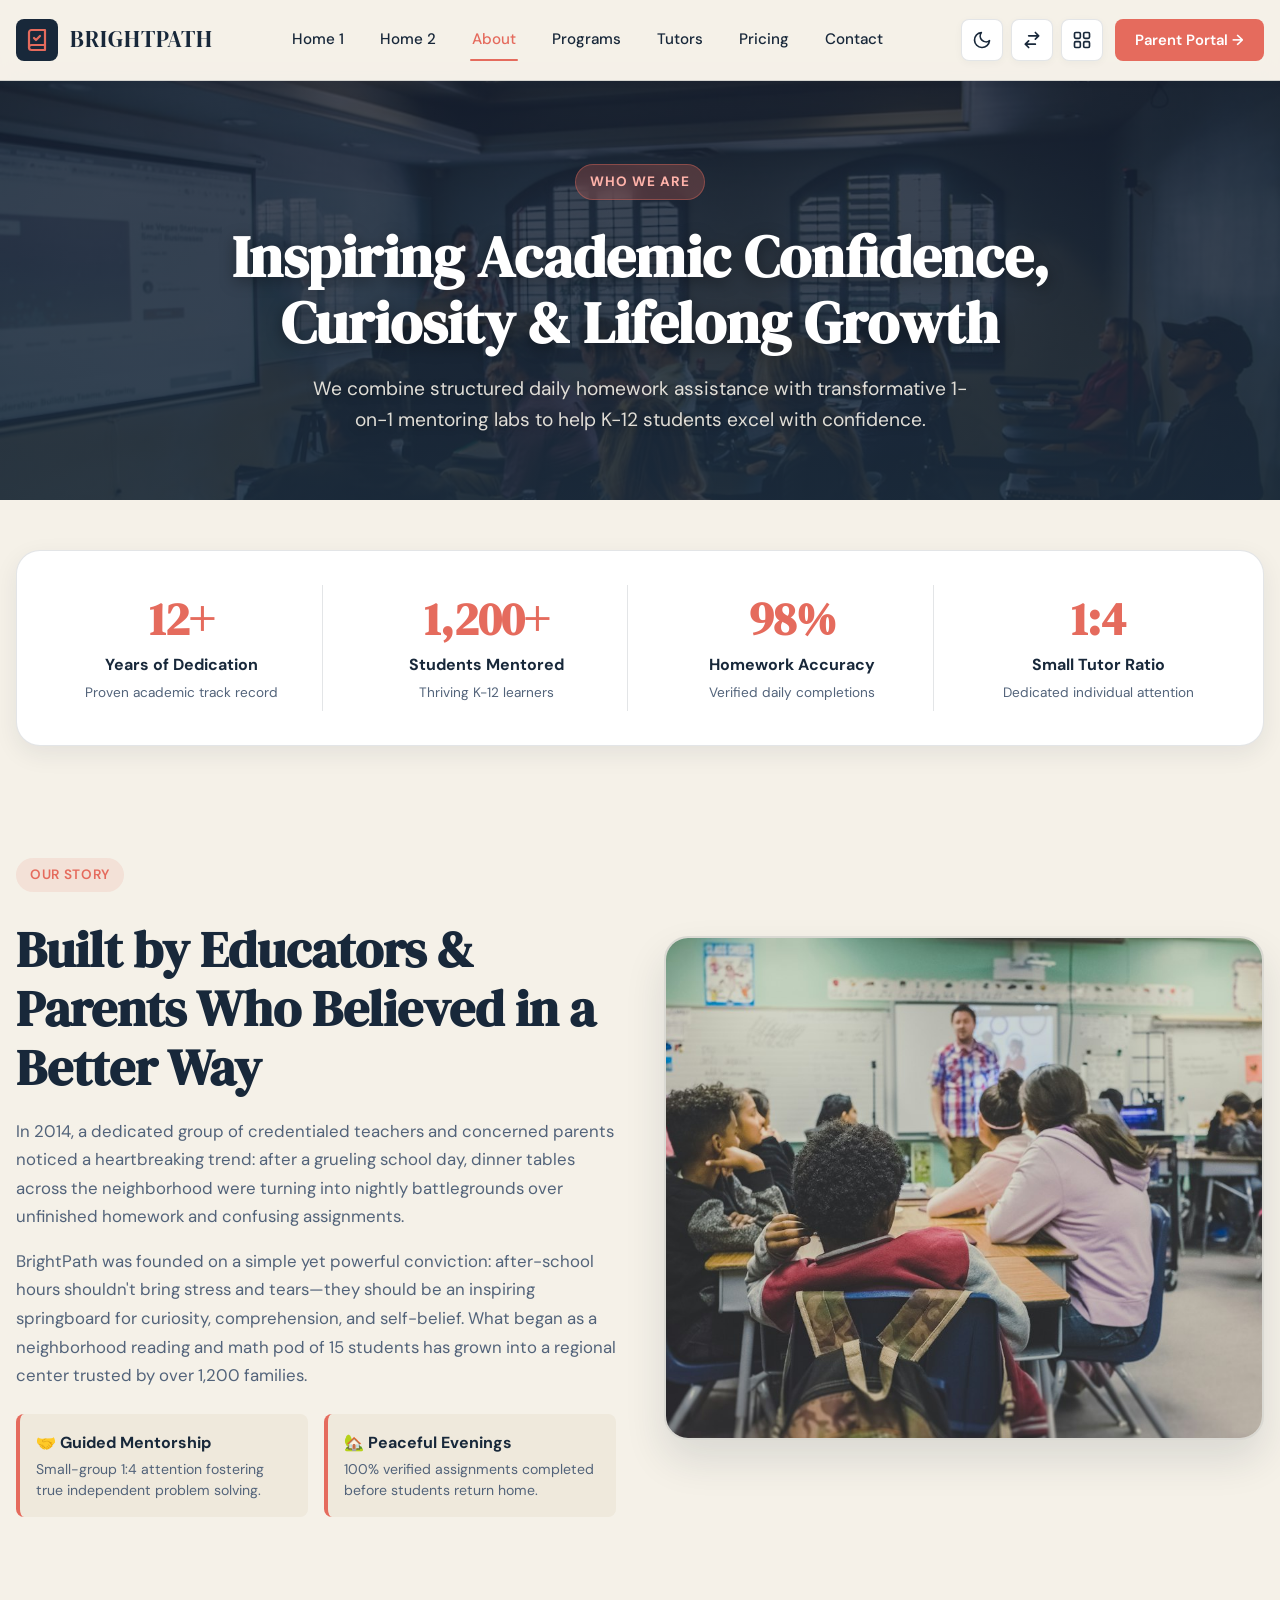
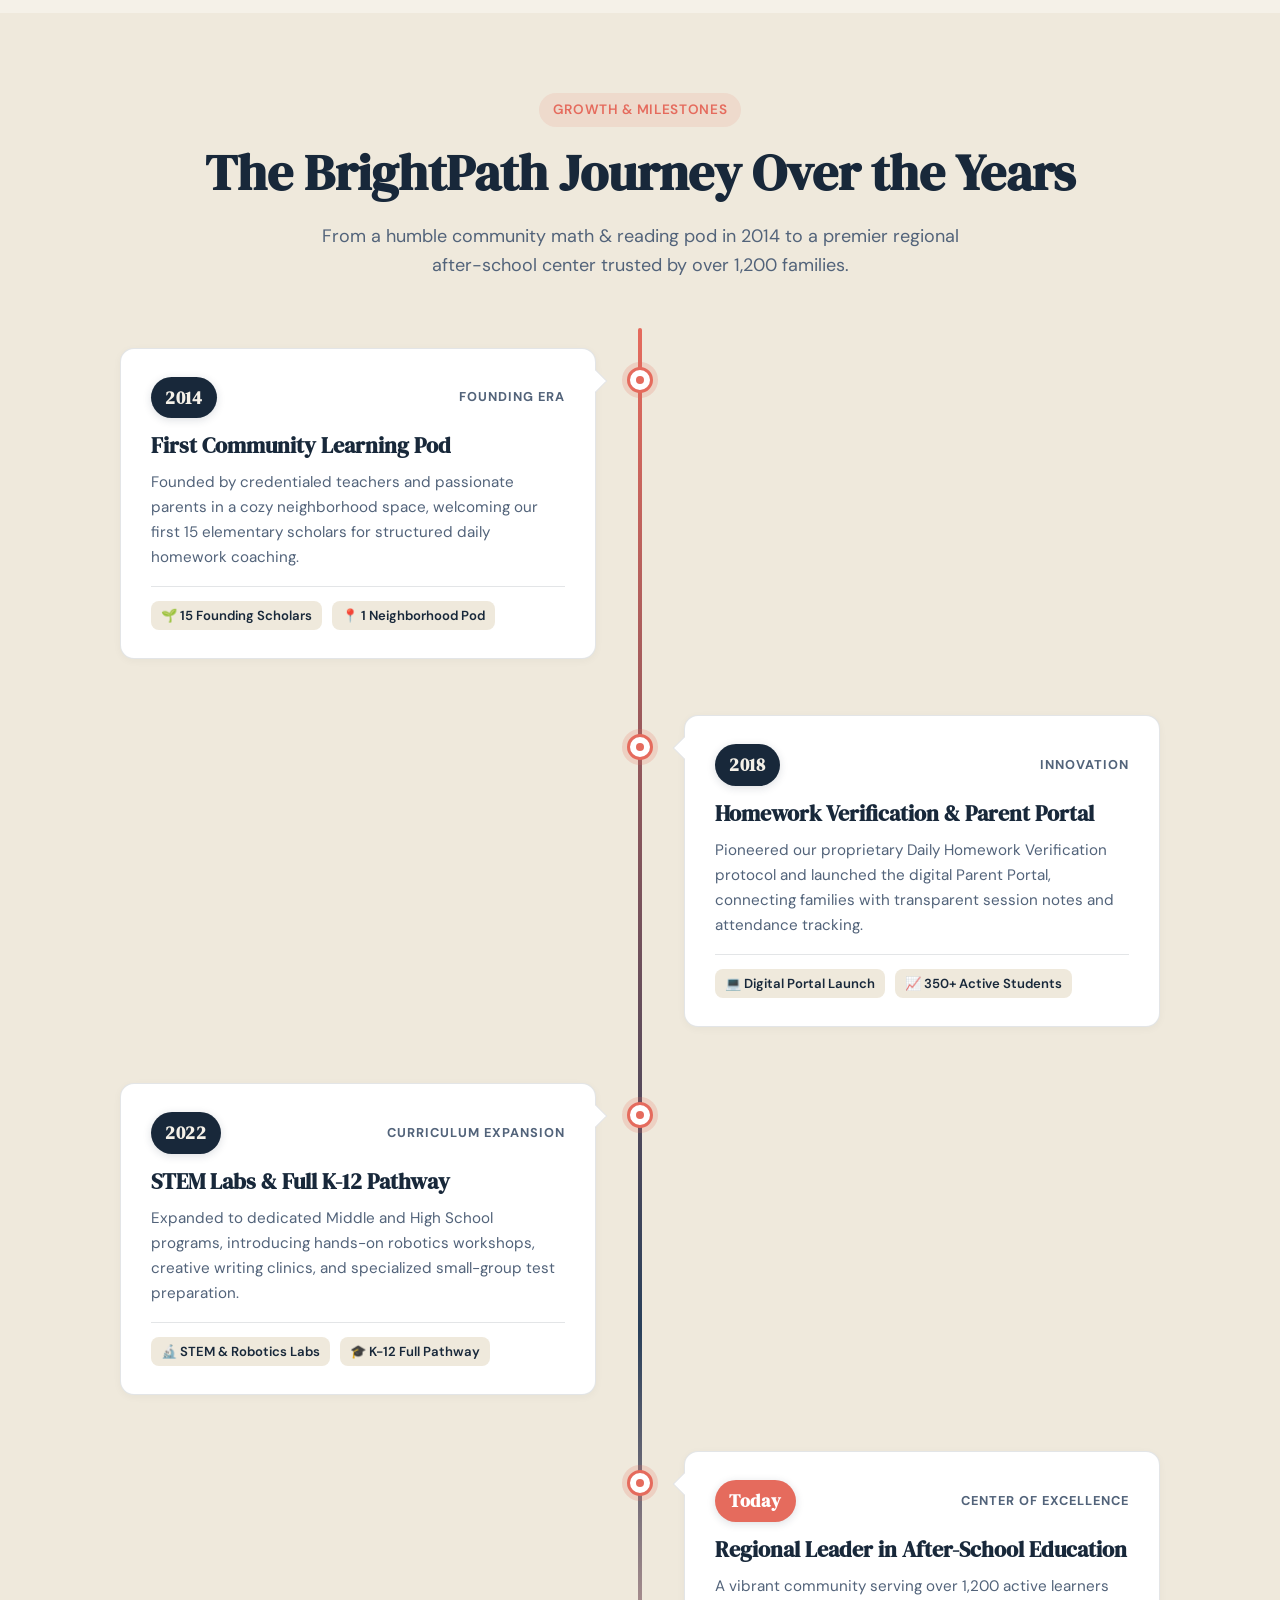
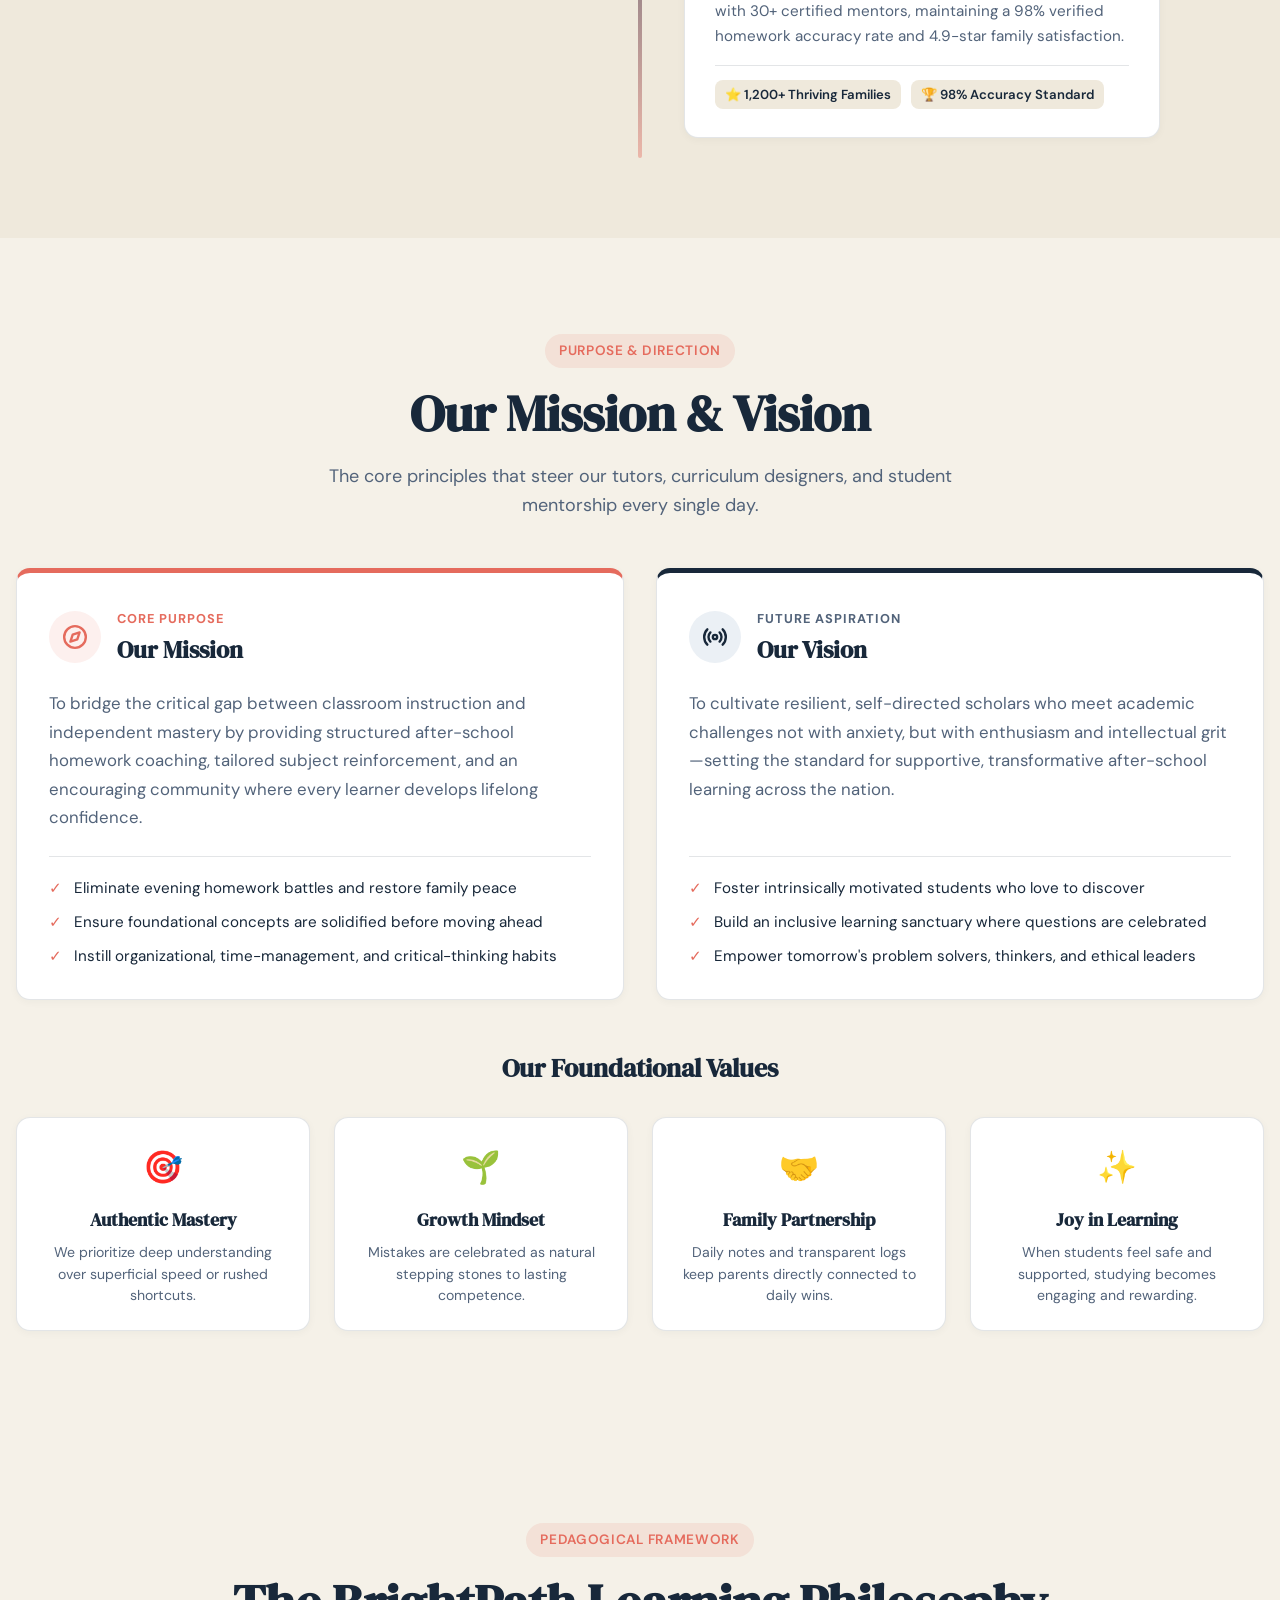
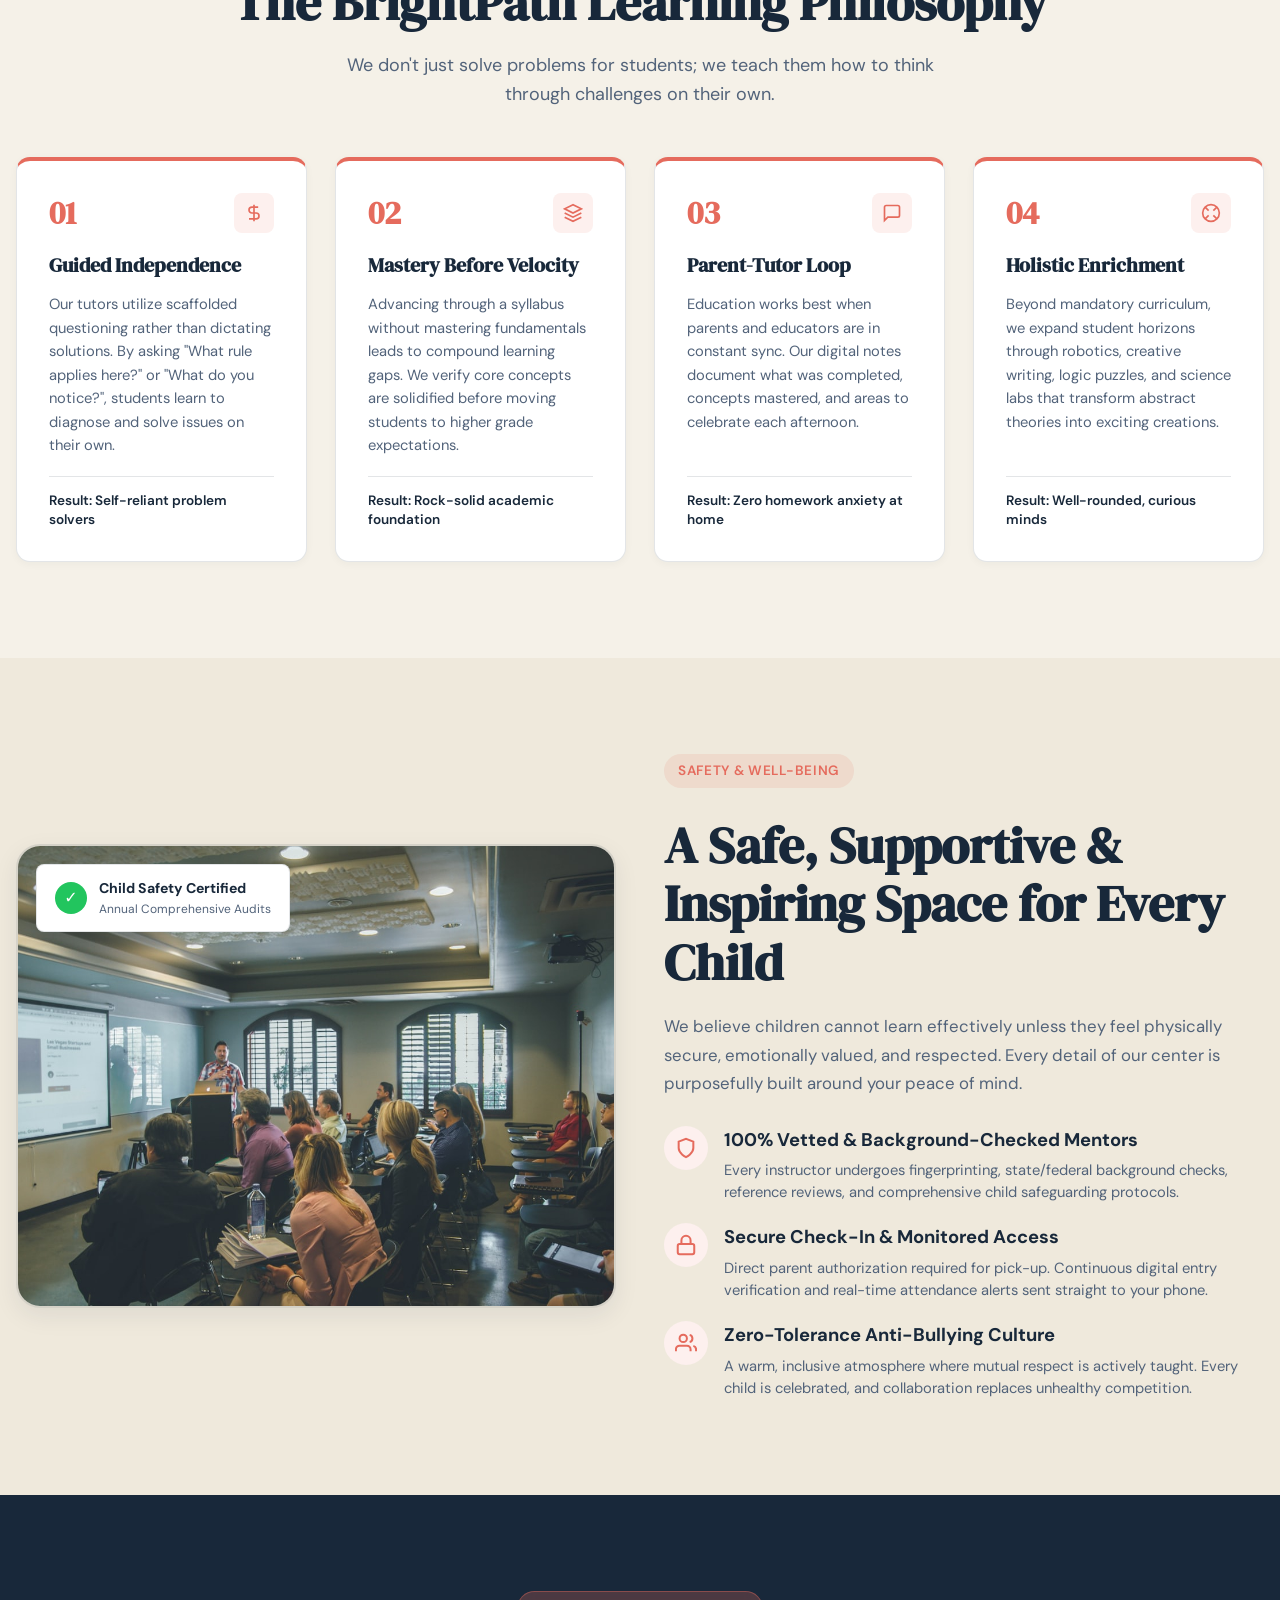
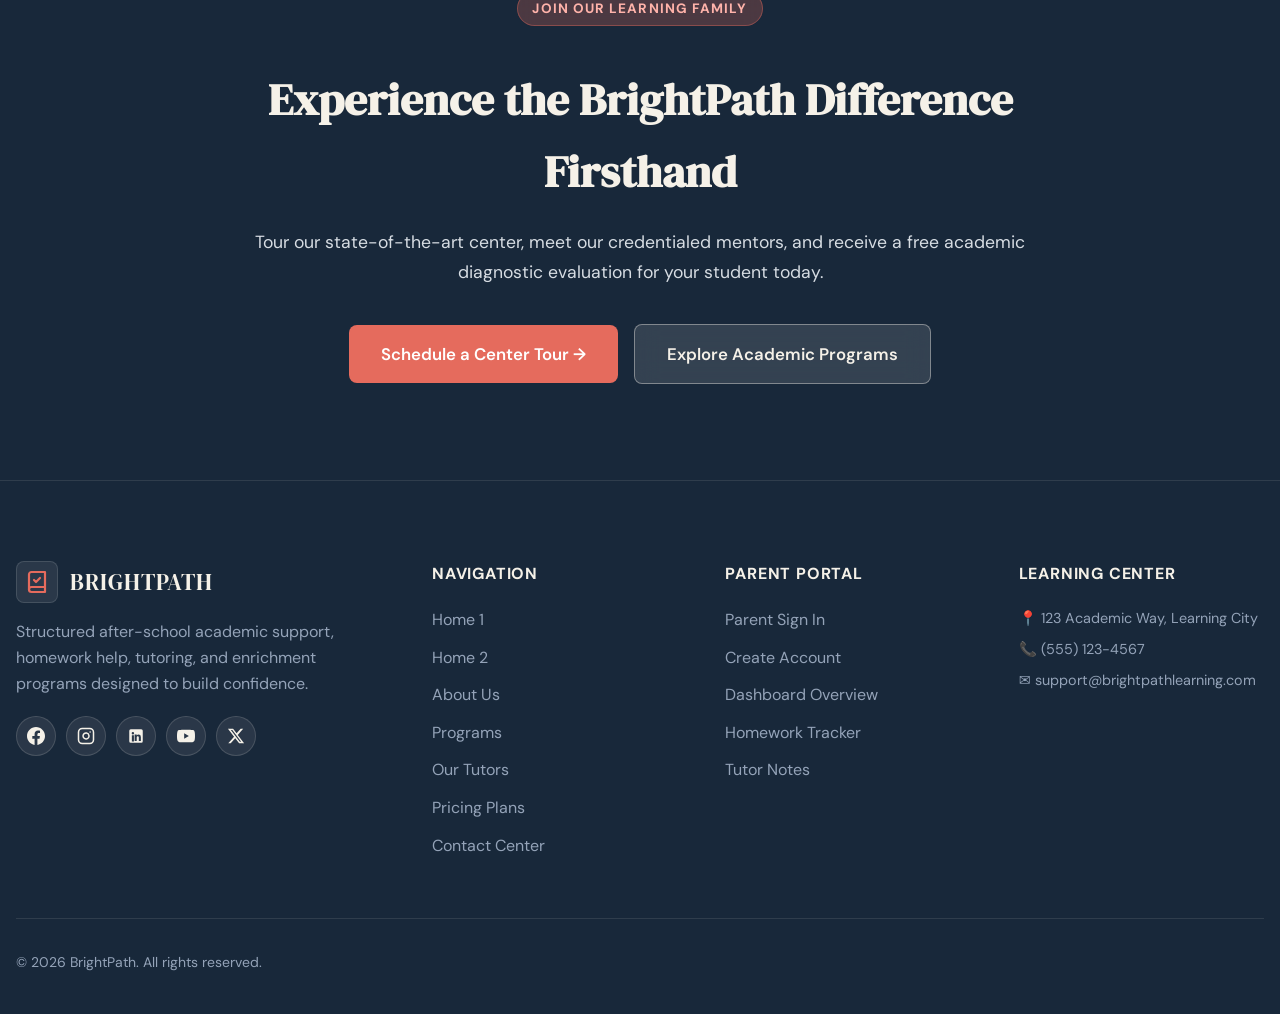
<file: about.html>
<!DOCTYPE html>
<html lang="en" data-theme="light" dir="ltr">
<head>
  <meta charset="UTF-8" />
  <meta name="viewport" content="width=device-width, initial-scale=1.0" />
  <title>About Us | BrightPath After-School Learning Center</title>
  <meta name="description" content="Learn about BrightPath: Our story, mission & vision, 4-pillar learning philosophy, and commitment to a safe, supportive after-school enrichment environment." />
  <link rel="icon" type="image/svg+xml" href="assets/images/favicon.svg" />
  <script>
    (function() {
      var theme = localStorage.getItem('brightpath_theme') || 'light';
      var dir = localStorage.getItem('brightpath_dir') || 'ltr';
      document.documentElement.setAttribute('data-theme', theme);
      document.documentElement.setAttribute('dir', dir);
    })();
  </script>
  <link rel="stylesheet" href="assets/css/style.css" />
</head>
<body>

  <!-- Sticky Global Header -->
  <header class="header">
    <div class="container nav-container">
      <a href="index.html" class="brand-logo">
        <div class="logo-icon">
          <svg width="24" height="24" viewBox="0 0 24 24" fill="none" stroke="currentColor" stroke-width="2.2" stroke-linecap="round" stroke-linejoin="round">
            <path d="M4 19.5A2.5 2.5 0 0 1 6.5 17H20"></path>
            <path d="M6.5 2H20v20H6.5A2.5 2.5 0 0 1 4 19.5v-15A2.5 2.5 0 0 1 6.5 2z"></path>
            <path d="m9 10 2 2 4-4"></path>
          </svg>
        </div>
        <div class="logo-text">
          <span class="logo-name">BRIGHTPATH</span>
        </div>
      </a>

      <nav>
        <ul class="nav-links">
          <li><a href="index.html" class="nav-link">Home 1</a></li>
          <li><a href="home2.html" class="nav-link">Home 2</a></li>
          <li><a href="about.html" class="nav-link active">About</a></li>
          <li><a href="programs.html" class="nav-link">Programs</a></li>
          <li><a href="tutors.html" class="nav-link">Tutors</a></li>
          <li><a href="pricing.html" class="nav-link">Pricing</a></li>
          <li><a href="contact.html" class="nav-link">Contact</a></li>
        </ul>
      </nav>

      <div class="nav-actions">
        <div class="control-pill">
          <button type="button" class="icon-circle-btn js-theme-toggle" aria-label="Toggle Theme" title="Toggle Light/Dark Theme">
            <svg width="20" height="20" viewBox="0 0 24 24" fill="none" stroke="currentColor" stroke-width="2" stroke-linecap="round" stroke-linejoin="round"><circle cx="12" cy="12" r="5"/><line x1="12" y1="1" x2="12" y2="3"/><line x1="12" y1="21" x2="12" y2="23"/><line x1="4.22" y1="4.22" x2="5.64" y2="5.64"/><line x1="18.36" y1="18.36" x2="19.78" y2="19.78"/><line x1="1" y1="12" x2="3" y2="12"/><line x1="21" y1="12" x2="23" y2="12"/><line x1="4.22" y1="19.78" x2="5.64" y2="18.36"/><line x1="18.36" y1="5.64" x2="19.78" y2="4.22"/></svg>
          </button>
          <button type="button" class="icon-circle-btn js-rtl-toggle" aria-label="Toggle Direction" title="Toggle LTR/RTL Layout">
            <svg width="20" height="20" viewBox="0 0 24 24" fill="none" stroke="currentColor" stroke-width="2" stroke-linecap="round" stroke-linejoin="round"><path d="M8 7h12m0 0l-4-4m4 4l-4 4m0 6H4m0 0l4 4m-4-4l4-4"/></svg>
          </button>
          <a href="dashboard.html" class="icon-circle-btn" aria-label="Parent Portal Dashboard" title="Parent Portal Dashboard">
            <svg width="20" height="20" viewBox="0 0 24 24" fill="none" stroke="currentColor" stroke-width="2" stroke-linecap="round" stroke-linejoin="round"><rect x="3" y="3" width="7" height="7" rx="1.5"/><rect x="14" y="3" width="7" height="7" rx="1.5"/><rect x="14" y="14" width="7" height="7" rx="1.5"/><rect x="3" y="14" width="7" height="7" rx="1.5"/></svg>
          </a>
        </div>
        <a href="login.html" class="btn btn-primary">Parent Portal →</a>
        <button class="menu-toggle" id="menuToggle" aria-label="Open Navigation Menu">
          <svg width="26" height="26" viewBox="0 0 24 24" fill="none" stroke="currentColor" stroke-width="2"><line x1="3" y1="12" x2="21" y2="12"></line><line x1="3" y1="6" x2="21" y2="6"></line><line x1="3" y1="18" x2="21" y2="18"></line></svg>
        </button>
      </div>
    </div>
  </header>

  <!-- Mobile Off-Canvas Drawer Navigation -->
  <div class="mobile-drawer" id="mobileDrawer" aria-hidden="true">
    <div class="drawer-backdrop" id="drawerBackdrop"></div>
    <div class="drawer-content">
      <div class="drawer-header">
        <div class="brand-logo">
          <div class="logo-icon"><svg width="20" height="20" viewBox="0 0 24 24" fill="none" stroke="currentColor" stroke-width="2"><path d="M4 19.5A2.5 2.5 0 0 1 6.5 17H20"></path><path d="M6.5 2H20v20H6.5A2.5 2.5 0 0 1 4 19.5v-15A2.5 2.5 0 0 1 6.5 2z"></path></svg></div>
          <span class="logo-name">BRIGHTPATH</span>
        </div>
        <button class="drawer-close" id="drawerClose" aria-label="Close Navigation Menu">✕</button>
      </div>
      <ul class="drawer-links">
        <li><a href="index.html" class="drawer-link">Home 1</a></li>
        <li><a href="home2.html" class="drawer-link">Home 2</a></li>
        <li><a href="about.html" class="drawer-link active">About</a></li>
        <li><a href="programs.html" class="drawer-link">Programs</a></li>
        <li><a href="tutors.html" class="drawer-link">Tutors</a></li>
        <li><a href="pricing.html" class="drawer-link">Pricing</a></li>
        <li><a href="contact.html" class="drawer-link">Contact</a></li>
      </ul>
      <div class="drawer-controls">
        <div class="control-pill">
          <button type="button" class="icon-circle-btn js-theme-toggle" aria-label="Toggle Theme" title="Toggle Light/Dark Theme">
            <svg width="20" height="20" viewBox="0 0 24 24" fill="none" stroke="currentColor" stroke-width="2" stroke-linecap="round" stroke-linejoin="round"><circle cx="12" cy="12" r="5"/><line x1="12" y1="1" x2="12" y2="3"/><line x1="12" y1="21" x2="12" y2="23"/><line x1="4.22" y1="4.22" x2="5.64" y2="5.64"/><line x1="18.36" y1="18.36" x2="19.78" y2="19.78"/><line x1="1" y1="12" x2="3" y2="12"/><line x1="21" y1="12" x2="23" y2="12"/><line x1="4.22" y1="19.78" x2="5.64" y2="18.36"/><line x1="18.36" y1="5.64" x2="19.78" y2="4.22"/></svg>
          </button>
          <button type="button" class="icon-circle-btn js-rtl-toggle" aria-label="Toggle Direction" title="Toggle LTR/RTL Layout">
            <svg width="20" height="20" viewBox="0 0 24 24" fill="none" stroke="currentColor" stroke-width="2" stroke-linecap="round" stroke-linejoin="round"><path d="M8 7h12m0 0l-4-4m4 4l-4 4m0 6H4m0 0l4 4m-4-4l4-4"/></svg>
          </button>
          <a href="dashboard.html" class="icon-circle-btn" aria-label="Parent Portal Dashboard" title="Parent Portal Dashboard">
            <svg width="20" height="20" viewBox="0 0 24 24" fill="none" stroke="currentColor" stroke-width="2" stroke-linecap="round" stroke-linejoin="round"><rect x="3" y="3" width="7" height="7" rx="1.5"/><rect x="14" y="3" width="7" height="7" rx="1.5"/><rect x="14" y="14" width="7" height="7" rx="1.5"/><rect x="3" y="14" width="7" height="7" rx="1.5"/></svg>
          </a>
        </div>
        <a href="login.html" class="btn btn-primary" style="width: 100%;">Parent Portal →</a>
      </div>
    </div>
  </div>

  <main>
    <!-- ABOUT SECTION 01 — HERO -->
    <section class="page-hero page-hero-about" id="aboutHero">
      <div class="hero-bg-overlay"></div>
      <div class="container">
        <span class="section-tag hero-tag-dark">Who We Are</span>
        <h1 class="hero-title">Inspiring Academic Confidence, Curiosity & Lifelong Growth</h1>
        <p class="hero-lead">We combine structured daily homework assistance with transformative 1-on-1 mentoring labs to help K-12 students excel with confidence.</p>
      </div>
    </section>

    <!-- ABOUT SECTION 01B — KEY STATS SECTION (SEPARATED WITH SPACE FROM HERO) -->
    <section class="about-stats-section" id="aboutStatsSection">
      <div class="container">
        <div class="about-stats-card">
          <div class="about-stats-grid">
            <div class="about-stat-item">
              <div class="about-stat-number js-stat-counter" data-target="12" data-suffix="+">0+</div>
              <div class="about-stat-label">Years of Dedication</div>
              <div class="about-stat-desc">Proven academic track record</div>
            </div>
            <div class="about-stat-item">
              <div class="about-stat-number js-stat-counter" data-target="1200" data-suffix="+" data-format="comma">0+</div>
              <div class="about-stat-label">Students Mentored</div>
              <div class="about-stat-desc">Thriving K-12 learners</div>
            </div>
            <div class="about-stat-item">
              <div class="about-stat-number js-stat-counter" data-target="98" data-suffix="%">0%</div>
              <div class="about-stat-label">Homework Accuracy</div>
              <div class="about-stat-desc">Verified daily completions</div>
            </div>
            <div class="about-stat-item">
              <div class="about-stat-number js-stat-counter" data-target="4" data-prefix="1:">1:0</div>
              <div class="about-stat-label">Small Tutor Ratio</div>
              <div class="about-stat-desc">Dedicated individual attention</div>
            </div>
          </div>
        </div>
      </div>
    </section>

    <!-- ABOUT SECTION 02 — OUR STORY -->
    <section class="section" id="ourStorySection">
      <div class="container">
        <div class="grid-2" style="align-items: center; gap: 48px;">
          <div>
            <span class="section-tag">Our Story</span>
            <h2 class="section-title" style="margin-top: 12px; margin-bottom: 20px;">Built by Educators & Parents Who Believed in a Better Way</h2>
            <p style="color: var(--text-muted); font-size: 1.05rem; line-height: 1.7; margin-bottom: 16px;">
              In 2014, a dedicated group of credentialed teachers and concerned parents noticed a heartbreaking trend: after a grueling school day, dinner tables across the neighborhood were turning into nightly battlegrounds over unfinished homework and confusing assignments.
            </p>
            <p style="color: var(--text-muted); font-size: 1.05rem; line-height: 1.7; margin-bottom: 24px;">
              BrightPath was founded on a simple yet powerful conviction: after-school hours shouldn't bring stress and tears—they should be an inspiring springboard for curiosity, comprehension, and self-belief. What began as a neighborhood reading and math pod of 15 students has grown into a regional center trusted by over 1,200 families.
            </p>

            <div style="display: grid; grid-template-columns: repeat(auto-fit, minmax(200px, 1fr)); gap: 16px; margin-top: 10px;">
              <div style="padding: 16px; background: var(--bg-secondary); border-radius: var(--radius-sm); border-inline-start: 4px solid var(--coral-500);">
                <div style="font-weight: 700; color: var(--text-primary); margin-bottom: 4px;">🤝 Guided Mentorship</div>
                <div style="font-size: 0.88rem; color: var(--text-muted); line-height: 1.5;">Small-group 1:4 attention fostering true independent problem solving.</div>
              </div>
              <div style="padding: 16px; background: var(--bg-secondary); border-radius: var(--radius-sm); border-inline-start: 4px solid var(--coral-500);">
                <div style="font-weight: 700; color: var(--text-primary); margin-bottom: 4px;">🏡 Peaceful Evenings</div>
                <div style="font-size: 0.88rem; color: var(--text-muted); line-height: 1.5;">100% verified assignments completed before students return home.</div>
              </div>
            </div>
          </div>

          <!-- Story Visual Card -->
          <div style="position: relative;">
            <div style="border-radius: var(--radius-lg); overflow: hidden; border: 2px solid var(--border-color); box-shadow: var(--shadow-lg);">
              <img src="assets/images/hero-learning-2.jpg" alt="Students collaborating with tutor at BrightPath" style="width: 100%; height: 500px; object-fit: cover;" />
            </div>

            
          </div>
        </div>
      </div>
    </section>

    <!-- ABOUT SECTION 03 — OUR JOURNEY TIMELINE (CENTER LINE WITH 2 SIDES) -->
    <section class="section timeline-section" id="journeyTimelineSection">
      <div class="container">
        <div style="text-align: center; margin-bottom: 48px;">
          <span class="section-tag">Growth & Milestones</span>
          <h2 class="section-title">The BrightPath Journey Over the Years</h2>
          <p class="section-subtitle" style="margin-inline: auto;">
            From a humble community math & reading pod in 2014 to a premier regional after-school center trusted by over 1,200 families.
          </p>
        </div>

        <div class="interactive-timeline">
          <div class="timeline-center-line"></div>

          <!-- Item 1: 2014 (Left side) -->
          <div class="timeline-item timeline-left" data-timeline-item>
            <div class="timeline-marker">
              <span class="timeline-marker-dot"></span>
            </div>
            <div class="timeline-card">
              <div class="timeline-card-header">
                <span class="timeline-year-badge">2014</span>
                <span class="timeline-badge-tag">Founding Era</span>
              </div>
              <h3 class="timeline-title">First Community Learning Pod</h3>
              <p class="timeline-text">
                Founded by credentialed teachers and passionate parents in a cozy neighborhood space, welcoming our first 15 elementary scholars for structured daily homework coaching.
              </p>
              <div class="timeline-meta">
                <span class="timeline-meta-item">🌱 15 Founding Scholars</span>
                <span class="timeline-meta-item">📍 1 Neighborhood Pod</span>
              </div>
            </div>
          </div>

          <!-- Item 2: 2018 (Right side) -->
          <div class="timeline-item timeline-right" data-timeline-item>
            <div class="timeline-marker">
              <span class="timeline-marker-dot"></span>
            </div>
            <div class="timeline-card">
              <div class="timeline-card-header">
                <span class="timeline-year-badge">2018</span>
                <span class="timeline-badge-tag">Innovation</span>
              </div>
              <h3 class="timeline-title">Homework Verification & Parent Portal</h3>
              <p class="timeline-text">
                Pioneered our proprietary Daily Homework Verification protocol and launched the digital Parent Portal, connecting families with transparent session notes and attendance tracking.
              </p>
              <div class="timeline-meta">
                <span class="timeline-meta-item">💻 Digital Portal Launch</span>
                <span class="timeline-meta-item">📈 350+ Active Students</span>
              </div>
            </div>
          </div>

          <!-- Item 3: 2022 (Left side) -->
          <div class="timeline-item timeline-left" data-timeline-item>
            <div class="timeline-marker">
              <span class="timeline-marker-dot"></span>
            </div>
            <div class="timeline-card">
              <div class="timeline-card-header">
                <span class="timeline-year-badge">2022</span>
                <span class="timeline-badge-tag">Curriculum Expansion</span>
              </div>
              <h3 class="timeline-title">STEM Labs & Full K-12 Pathway</h3>
              <p class="timeline-text">
                Expanded to dedicated Middle and High School programs, introducing hands-on robotics workshops, creative writing clinics, and specialized small-group test preparation.
              </p>
              <div class="timeline-meta">
                <span class="timeline-meta-item">🔬 STEM & Robotics Labs</span>
                <span class="timeline-meta-item">🎓 K-12 Full Pathway</span>
              </div>
            </div>
          </div>

          <!-- Item 4: Today (Right side) -->
          <div class="timeline-item timeline-right" data-timeline-item>
            <div class="timeline-marker">
              <span class="timeline-marker-dot"></span>
            </div>
            <div class="timeline-card timeline-card-highlight">
              <div class="timeline-card-header">
                <span class="timeline-year-badge timeline-badge-current">Today</span>
                <span class="timeline-badge-tag">Center of Excellence</span>
              </div>
              <h3 class="timeline-title">Regional Leader in After-School Education</h3>
              <p class="timeline-text">
                A vibrant community serving over 1,200 active learners with 30+ certified mentors, maintaining a 98% verified homework accuracy rate and 4.9-star family satisfaction.
              </p>
              <div class="timeline-meta">
                <span class="timeline-meta-item">⭐ 1,200+ Thriving Families</span>
                <span class="timeline-meta-item">🏆 98% Accuracy Standard</span>
              </div>
            </div>
          </div>

        </div>
      </div>
    </section>

    <!-- ABOUT SECTION 04 — MISSION & VISION -->
    <section class="section" id="missionVisionSection">
      <div class="container">
        <div style="text-align: center; margin-bottom: 48px;">
          <span class="section-tag">Purpose & Direction</span>
          <h2 class="section-title">Our Mission & Vision</h2>
          <p class="section-subtitle" style="margin-inline: auto;">
            The core principles that steer our tutors, curriculum designers, and student mentorship every single day.
          </p>
        </div>

        <div class="grid-2 mission-vision-grid" style="margin-bottom: 48px;">
          <!-- Mission Card -->
          <div class="card mission-vision-card" style="border-top: 5px solid var(--coral-500);">
            <div class="mission-vision-body">
              <div style="display: flex; align-items: center; gap: 16px; margin-bottom: 20px;">
                <div style="width: 52px; height: 52px; border-radius: 50%; background: var(--coral-100); color: var(--coral-500); display: flex; align-items: center; justify-content: center; flex-shrink: 0;">
                  <svg width="26" height="26" viewBox="0 0 24 24" fill="none" stroke="currentColor" stroke-width="2.2" stroke-linecap="round" stroke-linejoin="round">
                    <circle cx="12" cy="12" r="10"></circle>
                    <polygon points="16.24 7.76 14.12 14.12 7.76 16.24 9.88 9.88 16.24 7.76"></polygon>
                  </svg>
                </div>
                <div>
                  <span style="font-size: 0.8rem; text-transform: uppercase; letter-spacing: 0.08em; font-weight: 700; color: var(--coral-500);">Core Purpose</span>
                  <h3 class="card-title" style="margin: 0; font-size: 1.5rem;">Our Mission</h3>
                </div>
              </div>
              <p class="mission-vision-desc" style="color: var(--text-muted); font-size: 1.05rem; line-height: 1.7; margin-bottom: 24px;">
                To bridge the critical gap between classroom instruction and independent mastery by providing structured after-school homework coaching, tailored subject reinforcement, and an encouraging community where every learner develops lifelong confidence.
              </p>
            </div>

            <ul class="mission-vision-list">
              <li style="display: flex; align-items: flex-start; gap: 12px; font-size: 0.95rem; color: var(--text-primary); line-height: 1.45;">
                <span style="color: var(--coral-500); font-weight: 700; flex-shrink: 0; line-height: 1.45;">✓</span>
                <span style="line-height: 1.45;">Eliminate evening homework battles and restore family peace</span>
              </li>
              <li style="display: flex; align-items: flex-start; gap: 12px; font-size: 0.95rem; color: var(--text-primary); line-height: 1.45;">
                <span style="color: var(--coral-500); font-weight: 700; flex-shrink: 0; line-height: 1.45;">✓</span>
                <span style="line-height: 1.45;">Ensure foundational concepts are solidified before moving ahead</span>
              </li>
              <li style="display: flex; align-items: flex-start; gap: 12px; font-size: 0.95rem; color: var(--text-primary); line-height: 1.45;">
                <span style="color: var(--coral-500); font-weight: 700; flex-shrink: 0; line-height: 1.45;">✓</span>
                <span style="line-height: 1.45;">Instill organizational, time-management, and critical-thinking habits</span>
              </li>
            </ul>
          </div>

          <!-- Vision Card -->
          <div class="card mission-vision-card" style="border-top: 5px solid var(--navy-900);">
            <div class="mission-vision-body">
              <div style="display: flex; align-items: center; gap: 16px; margin-bottom: 20px;">
                <div style="width: 52px; height: 52px; border-radius: 50%; background: var(--navy-100); color: var(--navy-900); display: flex; align-items: center; justify-content: center; flex-shrink: 0;">
                  <svg width="26" height="26" viewBox="0 0 24 24" fill="none" stroke="currentColor" stroke-width="2.2" stroke-linecap="round" stroke-linejoin="round">
                    <circle cx="12" cy="12" r="2"></circle>
                    <path d="M16.24 7.76a6 6 0 0 1 0 8.49m-8.48-.01a6 6 0 0 1 0-8.49m11.31-2.82a10 10 0 0 1 0 14.14m-14.14 0a10 10 0 0 1 0-14.14"></path>
                  </svg>
                </div>
                <div>
                  <span style="font-size: 0.8rem; text-transform: uppercase; letter-spacing: 0.08em; font-weight: 700; color: var(--text-muted);">Future Aspiration</span>
                  <h3 class="card-title" style="margin: 0; font-size: 1.5rem;">Our Vision</h3>
                </div>
              </div>
              <p class="mission-vision-desc" style="color: var(--text-muted); font-size: 1.05rem; line-height: 1.7; margin-bottom: 24px;">
                To cultivate resilient, self-directed scholars who meet academic challenges not with anxiety, but with enthusiasm and intellectual grit—setting the standard for supportive, transformative after-school learning across the nation.
              </p>
            </div>

            <ul class="mission-vision-list">
              <li style="display: flex; align-items: flex-start; gap: 12px; font-size: 0.95rem; color: var(--text-primary); line-height: 1.45;">
                <span style="color: var(--coral-500); font-weight: 700; flex-shrink: 0; line-height: 1.45;">✓</span>
                <span style="line-height: 1.45;">Foster intrinsically motivated students who love to discover</span>
              </li>
              <li style="display: flex; align-items: flex-start; gap: 12px; font-size: 0.95rem; color: var(--text-primary); line-height: 1.45;">
                <span style="color: var(--coral-500); font-weight: 700; flex-shrink: 0; line-height: 1.45;">✓</span>
                <span style="line-height: 1.45;">Build an inclusive learning sanctuary where questions are celebrated</span>
              </li>
              <li style="display: flex; align-items: flex-start; gap: 12px; font-size: 0.95rem; color: var(--text-primary); line-height: 1.45;">
                <span style="color: var(--coral-500); font-weight: 700; flex-shrink: 0; line-height: 1.45;">✓</span>
                <span style="line-height: 1.45;">Empower tomorrow's problem solvers, thinkers, and ethical leaders</span>
              </li>
            </ul>
          </div>
        </div>

        <!-- Core Values 4-Grid -->
        <div style="text-align: center; margin-bottom: 28px;">
          <h3 style="font-family: var(--font-heading); font-size: 1.6rem; color: var(--text-primary);">Our Foundational Values</h3>
        </div>

        <div class="grid-4" style="gap: 24px;">
          <div class="card" style="padding: 24px; text-align: center;">
            <div style="font-size: 2rem; margin-bottom: 12px;">🎯</div>
            <h4 style="font-family: var(--font-heading); font-size: 1.15rem; margin-bottom: 8px;">Authentic Mastery</h4>
            <p style="color: var(--text-muted); font-size: 0.88rem; line-height: 1.5;">We prioritize deep understanding over superficial speed or rushed shortcuts.</p>
          </div>
          <div class="card" style="padding: 24px; text-align: center;">
            <div style="font-size: 2rem; margin-bottom: 12px;">🌱</div>
            <h4 style="font-family: var(--font-heading); font-size: 1.15rem; margin-bottom: 8px;">Growth Mindset</h4>
            <p style="color: var(--text-muted); font-size: 0.88rem; line-height: 1.5;">Mistakes are celebrated as natural stepping stones to lasting competence.</p>
          </div>
          <div class="card" style="padding: 24px; text-align: center;">
            <div style="font-size: 2rem; margin-bottom: 12px;">🤝</div>
            <h4 style="font-family: var(--font-heading); font-size: 1.15rem; margin-bottom: 8px;">Family Partnership</h4>
            <p style="color: var(--text-muted); font-size: 0.88rem; line-height: 1.5;">Daily notes and transparent logs keep parents directly connected to daily wins.</p>
          </div>
          <div class="card" style="padding: 24px; text-align: center;">
            <div style="font-size: 2rem; margin-bottom: 12px;">✨</div>
            <h4 style="font-family: var(--font-heading); font-size: 1.15rem; margin-bottom: 8px;">Joy in Learning</h4>
            <p style="color: var(--text-muted); font-size: 0.88rem; line-height: 1.5;">When students feel safe and supported, studying becomes engaging and rewarding.</p>
          </div>
        </div>
      </div>
    </section>

    <!-- ABOUT SECTION 04 — LEARNING PHILOSOPHY -->
    <section class="section" id="learningPhilosophySection">
      <div class="container">
        <div style="text-align: center; margin-bottom: 48px;">
          <span class="section-tag">Pedagogical Framework</span>
          <h2 class="section-title">The BrightPath Learning Philosophy</h2>
          <p class="section-subtitle" style="margin-inline: auto;">
            We don't just solve problems for students; we teach them how to think through challenges on their own.
          </p>
        </div>

        <div class="grid-4" style="gap: 28px; align-items: stretch;">
          <!-- Pillar 1 -->
          <div class="card" style="border-top: 4px solid var(--coral-500); display: flex; flex-direction: column; height: 100%;">
            <div style="display: flex; align-items: center; justify-content: space-between; margin-bottom: 16px;">
              <span style="font-family: var(--font-heading); font-size: 2rem; font-weight: 700; color: var(--coral-500); line-height: 1;">01</span>
              <div style="width: 40px; height: 40px; border-radius: 8px; background: var(--coral-100); display: flex; align-items: center; justify-content: center; color: var(--coral-500);">
                <svg width="20" height="20" viewBox="0 0 24 24" fill="none" stroke="currentColor" stroke-width="2"><path d="M12 2v20M17 5H9.5a3.5 3.5 0 0 0 0 7h5a3.5 3.5 0 0 1 0 7H6"/></svg>
              </div>
            </div>
            <h3 class="card-title" style="font-size: 1.25rem; margin-bottom: 12px; min-height: 32px;">Guided Independence</h3>
            <p style="color: var(--text-muted); font-size: 0.92rem; line-height: 1.6; margin-bottom: 18px; flex-grow: 1;">
              Our tutors utilize scaffolded questioning rather than dictating solutions. By asking "What rule applies here?" or "What do you notice?", students learn to diagnose and solve issues on their own.
            </p>
            <div style="margin-top: auto; padding-top: 14px; border-top: 1px solid var(--border-color); font-size: 0.85rem; font-weight: 600; color: var(--text-primary); min-height: 48px; display: flex; align-items: flex-start; line-height: 1.4;">
              Result: Self-reliant problem solvers
            </div>
          </div>

          <!-- Pillar 2 -->
          <div class="card" style="border-top: 4px solid var(--coral-500); display: flex; flex-direction: column; height: 100%;">
            <div style="display: flex; align-items: center; justify-content: space-between; margin-bottom: 16px;">
              <span style="font-family: var(--font-heading); font-size: 2rem; font-weight: 700; color: var(--coral-500); line-height: 1;">02</span>
              <div style="width: 40px; height: 40px; border-radius: 8px; background: var(--coral-100); display: flex; align-items: center; justify-content: center; color: var(--coral-500);">
                <svg width="20" height="20" viewBox="0 0 24 24" fill="none" stroke="currentColor" stroke-width="2"><polygon points="12 2 2 7 12 12 22 7 12 2"></polygon><polyline points="2 17 12 22 22 17"></polyline><polyline points="2 12 12 17 22 12"></polyline></svg>
              </div>
            </div>
            <h3 class="card-title" style="font-size: 1.25rem; margin-bottom: 12px; min-height: 32px;">Mastery Before Velocity</h3>
            <p style="color: var(--text-muted); font-size: 0.92rem; line-height: 1.6; margin-bottom: 18px; flex-grow: 1;">
              Advancing through a syllabus without mastering fundamentals leads to compound learning gaps. We verify core concepts are solidified before moving students to higher grade expectations.
            </p>
            <div style="margin-top: auto; padding-top: 14px; border-top: 1px solid var(--border-color); font-size: 0.85rem; font-weight: 600; color: var(--text-primary); min-height: 48px; display: flex; align-items: flex-start; line-height: 1.4;">
              Result: Rock-solid academic foundation
            </div>
          </div>

          <!-- Pillar 3 -->
          <div class="card" style="border-top: 4px solid var(--coral-500); display: flex; flex-direction: column; height: 100%;">
            <div style="display: flex; align-items: center; justify-content: space-between; margin-bottom: 16px;">
              <span style="font-family: var(--font-heading); font-size: 2rem; font-weight: 700; color: var(--coral-500); line-height: 1;">03</span>
              <div style="width: 40px; height: 40px; border-radius: 8px; background: var(--coral-100); display: flex; align-items: center; justify-content: center; color: var(--coral-500);">
                <svg width="20" height="20" viewBox="0 0 24 24" fill="none" stroke="currentColor" stroke-width="2"><path d="M21 15a2 2 0 0 1-2 2H7l-4 4V5a2 2 0 0 1 2-2h14a2 2 0 0 1 2 2z"></path></svg>
              </div>
            </div>
            <h3 class="card-title" style="font-size: 1.25rem; margin-bottom: 12px; min-height: 32px;">Parent-Tutor Loop</h3>
            <p style="color: var(--text-muted); font-size: 0.92rem; line-height: 1.6; margin-bottom: 18px; flex-grow: 1;">
              Education works best when parents and educators are in constant sync. Our digital notes document what was completed, concepts mastered, and areas to celebrate each afternoon.
            </p>
            <div style="margin-top: auto; padding-top: 14px; border-top: 1px solid var(--border-color); font-size: 0.85rem; font-weight: 600; color: var(--text-primary); min-height: 48px; display: flex; align-items: flex-start; line-height: 1.4;">
              Result: Zero homework anxiety at home
            </div>
          </div>

          <!-- Pillar 4 -->
          <div class="card" style="border-top: 4px solid var(--coral-500); display: flex; flex-direction: column; height: 100%;">
            <div style="display: flex; align-items: center; justify-content: space-between; margin-bottom: 16px;">
              <span style="font-family: var(--font-heading); font-size: 2rem; font-weight: 700; color: var(--coral-500); line-height: 1;">04</span>
              <div style="width: 40px; height: 40px; border-radius: 8px; background: var(--coral-100); display: flex; align-items: center; justify-content: center; color: var(--coral-500);">
                <svg width="20" height="20" viewBox="0 0 24 24" fill="none" stroke="currentColor" stroke-width="2"><circle cx="12" cy="12" r="10"></circle><path d="m4.93 4.93 4.24 4.24"></path><path d="m14.83 9.17 4.24-4.24"></path><path d="m14.83 14.83 4.24 4.24"></path><path d="m9.17 14.83-4.24 4.24"></path></svg>
              </div>
            </div>
            <h3 class="card-title" style="font-size: 1.25rem; margin-bottom: 12px; min-height: 32px;">Holistic Enrichment</h3>
            <p style="color: var(--text-muted); font-size: 0.92rem; line-height: 1.6; margin-bottom: 18px; flex-grow: 1;">
              Beyond mandatory curriculum, we expand student horizons through robotics, creative writing, logic puzzles, and science labs that transform abstract theories into exciting creations.
            </p>
            <div style="margin-top: auto; padding-top: 14px; border-top: 1px solid var(--border-color); font-size: 0.85rem; font-weight: 600; color: var(--text-primary); min-height: 48px; display: flex; align-items: flex-start; line-height: 1.4;">
              Result: Well-rounded, curious minds
            </div>
          </div>
        </div>
      </div>
    </section>

    <!-- ABOUT SECTION 05 — SAFE & SUPPORTIVE ENVIRONMENT -->
    <section class="section" style="background: var(--bg-secondary);" id="safeEnvironmentSection">
      <div class="container">
        <div class="grid-2" style="align-items: center; gap: 48px;">
          <!-- Left Visual with Safeguard Badge -->
          <div style="position: relative;">
            <div style="border-radius: var(--radius-lg); overflow: hidden; border: 2px solid var(--border-color); box-shadow: var(--shadow-md);">
              <img src="assets/images/classroom-learning.png" alt="Safe and well-lit classroom environment at BrightPath" style="width: 100%; height: 460px; object-fit: cover;" />
            </div>

            <!-- Certified Safety Seal -->
            <div style="position: absolute; top: 20px; inset-inline-start: 20px; background: var(--bg-card); border-radius: var(--radius-sm); border: 1.5px solid var(--border-color); padding: 12px 18px; display: flex; align-items: center; gap: 12px; box-shadow: var(--shadow-sm);">
              <div style="width: 32px; height: 32px; border-radius: 50%; background: #22C55E; color: white; display: flex; align-items: center; justify-content: center; font-weight: 700;">✓</div>
              <div>
                <div style="font-weight: 700; font-size: 0.88rem; color: var(--text-primary);">Child Safety Certified</div>
                <div style="font-size: 0.75rem; color: var(--text-muted);">Annual Comprehensive Audits</div>
              </div>
            </div>
          </div>

          <!-- Right Content Checklist -->
          <div>
            <span class="section-tag">Safety & Well-Being</span>
            <h2 class="section-title" style="margin-top: 12px; margin-bottom: 20px;">A Safe, Supportive & Inspiring Space for Every Child</h2>
            <p style="color: var(--text-muted); font-size: 1.05rem; line-height: 1.7; margin-bottom: 28px;">
              We believe children cannot learn effectively unless they feel physically secure, emotionally valued, and respected. Every detail of our center is purposefully built around your peace of mind.
            </p>

            <div style="display: flex; flex-direction: column; gap: 20px;">
              <!-- Safety Point 1 -->
              <div style="display: flex; align-items: flex-start; gap: 16px;">
                <div style="width: 44px; height: 44px; border-radius: 50%; background: var(--coral-100); color: var(--coral-500); display: flex; align-items: center; justify-content: center; flex-shrink: 0; font-weight: 700;">
                  <svg width="22" height="22" viewBox="0 0 24 24" fill="none" stroke="currentColor" stroke-width="2.2"><path d="M12 22s8-4 8-10V5l-8-3-8 3v7c0 6 8 10 8 10z"></path></svg>
                </div>
                <div>
                  <h3 style="font-size: 1.15rem; font-weight: 700; color: var(--text-primary); margin-bottom: 4px;">100% Vetted & Background-Checked Mentors</h3>
                  <p style="color: var(--text-muted); font-size: 0.92rem; line-height: 1.5;">Every instructor undergoes fingerprinting, state/federal background checks, reference reviews, and comprehensive child safeguarding protocols.</p>
                </div>
              </div>

              <!-- Safety Point 2 -->
              <div style="display: flex; align-items: flex-start; gap: 16px;">
                <div style="width: 44px; height: 44px; border-radius: 50%; background: var(--coral-100); color: var(--coral-500); display: flex; align-items: center; justify-content: center; flex-shrink: 0; font-weight: 700;">
                  <svg width="22" height="22" viewBox="0 0 24 24" fill="none" stroke="currentColor" stroke-width="2.2"><rect x="3" y="11" width="18" height="11" rx="2" ry="2"></rect><path d="M7 11V7a5 5 0 0 1 10 0v4"></path></svg>
                </div>
                <div>
                  <h3 style="font-size: 1.15rem; font-weight: 700; color: var(--text-primary); margin-bottom: 4px;">Secure Check-In & Monitored Access</h3>
                  <p style="color: var(--text-muted); font-size: 0.92rem; line-height: 1.5;">Direct parent authorization required for pick-up. Continuous digital entry verification and real-time attendance alerts sent straight to your phone.</p>
                </div>
              </div>

              <!-- Safety Point 3 -->
              <div style="display: flex; align-items: flex-start; gap: 16px;">
                <div style="width: 44px; height: 44px; border-radius: 50%; background: var(--coral-100); color: var(--coral-500); display: flex; align-items: center; justify-content: center; flex-shrink: 0; font-weight: 700;">
                  <svg width="22" height="22" viewBox="0 0 24 24" fill="none" stroke="currentColor" stroke-width="2.2"><path d="M17 21v-2a4 4 0 0 0-4-4H5a4 4 0 0 0-4 4v2"></path><circle cx="9" cy="7" r="4"></circle><path d="M23 21v-2a4 4 0 0 0-3-3.87"></path><path d="M16 3.13a4 4 0 0 1 0 7.75"></path></svg>
                </div>
                <div>
                  <h3 style="font-size: 1.15rem; font-weight: 700; color: var(--text-primary); margin-bottom: 4px;">Zero-Tolerance Anti-Bullying Culture</h3>
                  <p style="color: var(--text-muted); font-size: 0.92rem; line-height: 1.5;">A warm, inclusive atmosphere where mutual respect is actively taught. Every child is celebrated, and collaboration replaces unhealthy competition.</p>
                </div>
              </div>

              
            </div>
          </div>
        </div>
      </div>
    </section>

    <!-- ABOUT SECTION 06 — CALL TO ACTION -->
    <section class="section section-dark" style="background: var(--navy-900); color: var(--ivory-100); text-align: center;">
      <div class="container" style="max-width: 800px;">
        <span class="section-tag hero-tag-dark">Join Our Learning Family</span>
        <h2 style="font-family: var(--font-heading); font-size: clamp(2rem, 3.5vw, 2.8rem); margin-top: 14px; margin-bottom: 20px; color: var(--ivory-100);">
          Experience the BrightPath Difference Firsthand
        </h2>
        <p style="color: var(--navy-100); opacity: 0.9; font-size: 1.1rem; line-height: 1.7; margin-bottom: 36px;">
          Tour our state-of-the-art center, meet our credentialed mentors, and receive a free academic diagnostic evaluation for your student today.
        </p>
        <div class="about-cta-actions">
          <a href="contact.html" class="btn btn-primary">Schedule a Center Tour →</a>
          <a href="programs.html" class="btn btn-secondary-light">Explore Academic Programs</a>
        </div>
      </div>
    </section>
  </main>

  <!-- Global Footer -->
  <footer class="footer">
    <div class="container">
      <div class="footer-grid">
        <div class="footer-brand">
          <a href="index.html" class="brand-logo">
            <div class="logo-icon">
              <svg width="24" height="24" viewBox="0 0 24 24" fill="none" stroke="currentColor" stroke-width="2.2" stroke-linecap="round" stroke-linejoin="round">
                <path d="M4 19.5A2.5 2.5 0 0 1 6.5 17H20"></path>
                <path d="M6.5 2H20v20H6.5A2.5 2.5 0 0 1 4 19.5v-15A2.5 2.5 0 0 1 6.5 2z"></path>
                <path d="m9 10 2 2 4-4"></path>
              </svg>
            </div>
            <div class="logo-text">
              <span class="logo-name">BRIGHTPATH</span>
            </div>
          </a>
          <p>Structured after-school academic support, homework help, tutoring, and enrichment programs designed to build confidence.</p>
          <div class="footer-social-links" style="margin-top:20px; display:flex; gap:10px;">
            <a href="#" class="social-icon-btn" aria-label="Facebook">
              <svg width="18" height="18" viewBox="0 0 24 24" fill="currentColor"><path d="M24 12.073c0-6.627-5.373-12-12-12s-12 5.373-12 12c0 5.99 4.388 10.954 10.125 11.854v-8.385H7.078v-3.47h3.047V9.43c0-3.007 1.792-4.669 4.533-4.669 1.312 0 2.686.235 2.686.235v2.953H15.83c-1.491 0-1.956.925-1.956 1.874v2.25h3.328l-.532 3.47h-2.796v8.385C19.612 23.027 24 18.062 24 12.073z"/></svg>
            </a>
            <a href="#" class="social-icon-btn" aria-label="Instagram">
              <svg width="18" height="18" viewBox="0 0 24 24" fill="none" stroke="currentColor" stroke-width="2" stroke-linecap="round" stroke-linejoin="round"><rect x="2" y="2" width="20" height="20" rx="5" ry="5"></rect><path d="M16 11.37A4 4 0 1 1 12.63 8 4 4 0 0 1 16 11.37z"></path><line x1="17.5" y1="6.5" x2="17.51" y2="6.5"></line></svg>
            </a>
            <a href="#" class="social-icon-btn" aria-label="LinkedIn">
              <svg width="18" height="18" viewBox="0 0 24 24" fill="currentColor"><path d="M19 3a2 2 0 0 1 2 2v14a2 2 0 0 1-2 2H5a2 2 0 0 1-2-2V5a2 2 0 0 1 2-2h14m-.5 15.5v-5.3a3.26 3.26 0 0 0-3.26-3.26c-.85 0-1.84.52-2.28 1.3v-1.11h-2.79v8.37h2.79v-4.93c0-.77.62-1.4 1.39-1.4a1.4 1.4 0 0 1 1.4 1.4v4.93h2.75M6.46 10.9v8.37H9.25V10.9H6.46M7.86 6.74a1.62 1.62 0 1 0 0 3.24 1.62 1.62 0 0 0 0-3.24z"/></svg>
            </a>
            <a href="#" class="social-icon-btn" aria-label="YouTube">
              <svg width="18" height="18" viewBox="0 0 24 24" fill="currentColor"><path d="M23.498 6.186a3.016 3.016 0 0 0-2.122-2.136C19.505 3.545 12 3.545 12 3.545s-7.505 0-9.377.505A3.017 3.017 0 0 0 .502 6.186C0 8.07 0 12 0 12s0 3.93.502 5.814a3.016 3.016 0 0 0 2.122 2.136c1.871.505 9.376.505 9.376.505s7.505 0 9.377-.505a3.015 3.015 0 0 0 2.122-2.136C24 15.93 24 12 24 12s0-3.93-.502-5.814zM9.545 15.568V8.432L15.818 12l-6.273 3.568z"/></svg>
            </a>
            <a href="#" class="social-icon-btn" aria-label="Twitter">
              <svg width="18" height="18" viewBox="0 0 24 24" fill="currentColor"><path d="M18.244 2.25h3.308l-7.227 8.26 8.502 11.24H16.17l-5.214-6.817L4.99 21.75H1.68l7.73-8.835L1.254 2.25H8.08l4.713 6.231zm-1.161 17.52h1.833L7.084 4.126H5.117z"/></svg>
            </a>
          </div>
        </div>

        <div>
          <h4 class="footer-title">Navigation</h4>
          <ul class="footer-links">
            <li><a href="index.html" class="footer-link">Home 1</a></li>
            <li><a href="home2.html" class="footer-link">Home 2</a></li>
            <li><a href="about.html" class="footer-link">About Us</a></li>
            <li><a href="programs.html" class="footer-link">Programs</a></li>
            <li><a href="tutors.html" class="footer-link">Our Tutors</a></li>
            <li><a href="pricing.html" class="footer-link">Pricing Plans</a></li>
            <li><a href="contact.html" class="footer-link">Contact Center</a></li>
          </ul>
        </div>

        <div>
          <h4 class="footer-title">Parent Portal</h4>
          <ul class="footer-links">
            <li><a href="login.html" class="footer-link">Parent Sign In</a></li>
            <li><a href="register.html" class="footer-link">Create Account</a></li>
            <li><a href="dashboard.html" class="footer-link">Dashboard Overview</a></li>
            <li><a href="dashboard.html" class="footer-link">Homework Tracker</a></li>
            <li><a href="dashboard.html" class="footer-link">Tutor Notes</a></li>
          </ul>
        </div>

        <div>
          <h4 class="footer-title">Learning Center</h4>
          <p style="color:var(--slate-400); font-size:0.9rem; margin-bottom:8px;">📍 123 Academic Way, Learning City</p>
          <p style="color:var(--slate-400); font-size:0.9rem; margin-bottom:8px;">📞 (555) 123-4567</p>
          <p style="color:var(--slate-400); font-size:0.9rem;">✉️ support@brightpathlearning.com</p>
        </div>
      </div>

      <div class="footer-bottom">
        <div>© 2026 BrightPath. All rights reserved.</div>
      </div>
    </div>
  </footer>
  <!-- Universal Reusable Modal -->
  <div class="modal-overlay" id="globalModal" aria-hidden="true">
    <div class="modal-container">
      <button class="modal-close js-modal-close" aria-label="Close modal">✕</button>
      <h3 class="auth-title" id="modalTitle" style="font-size:1.6rem; margin-bottom:16px;">Schedule a Tour</h3>
      <div id="modalBody"></div>
    </div>
  </div>

  <script src="assets/js/main.js"></script>
</body>
</html>
</file>
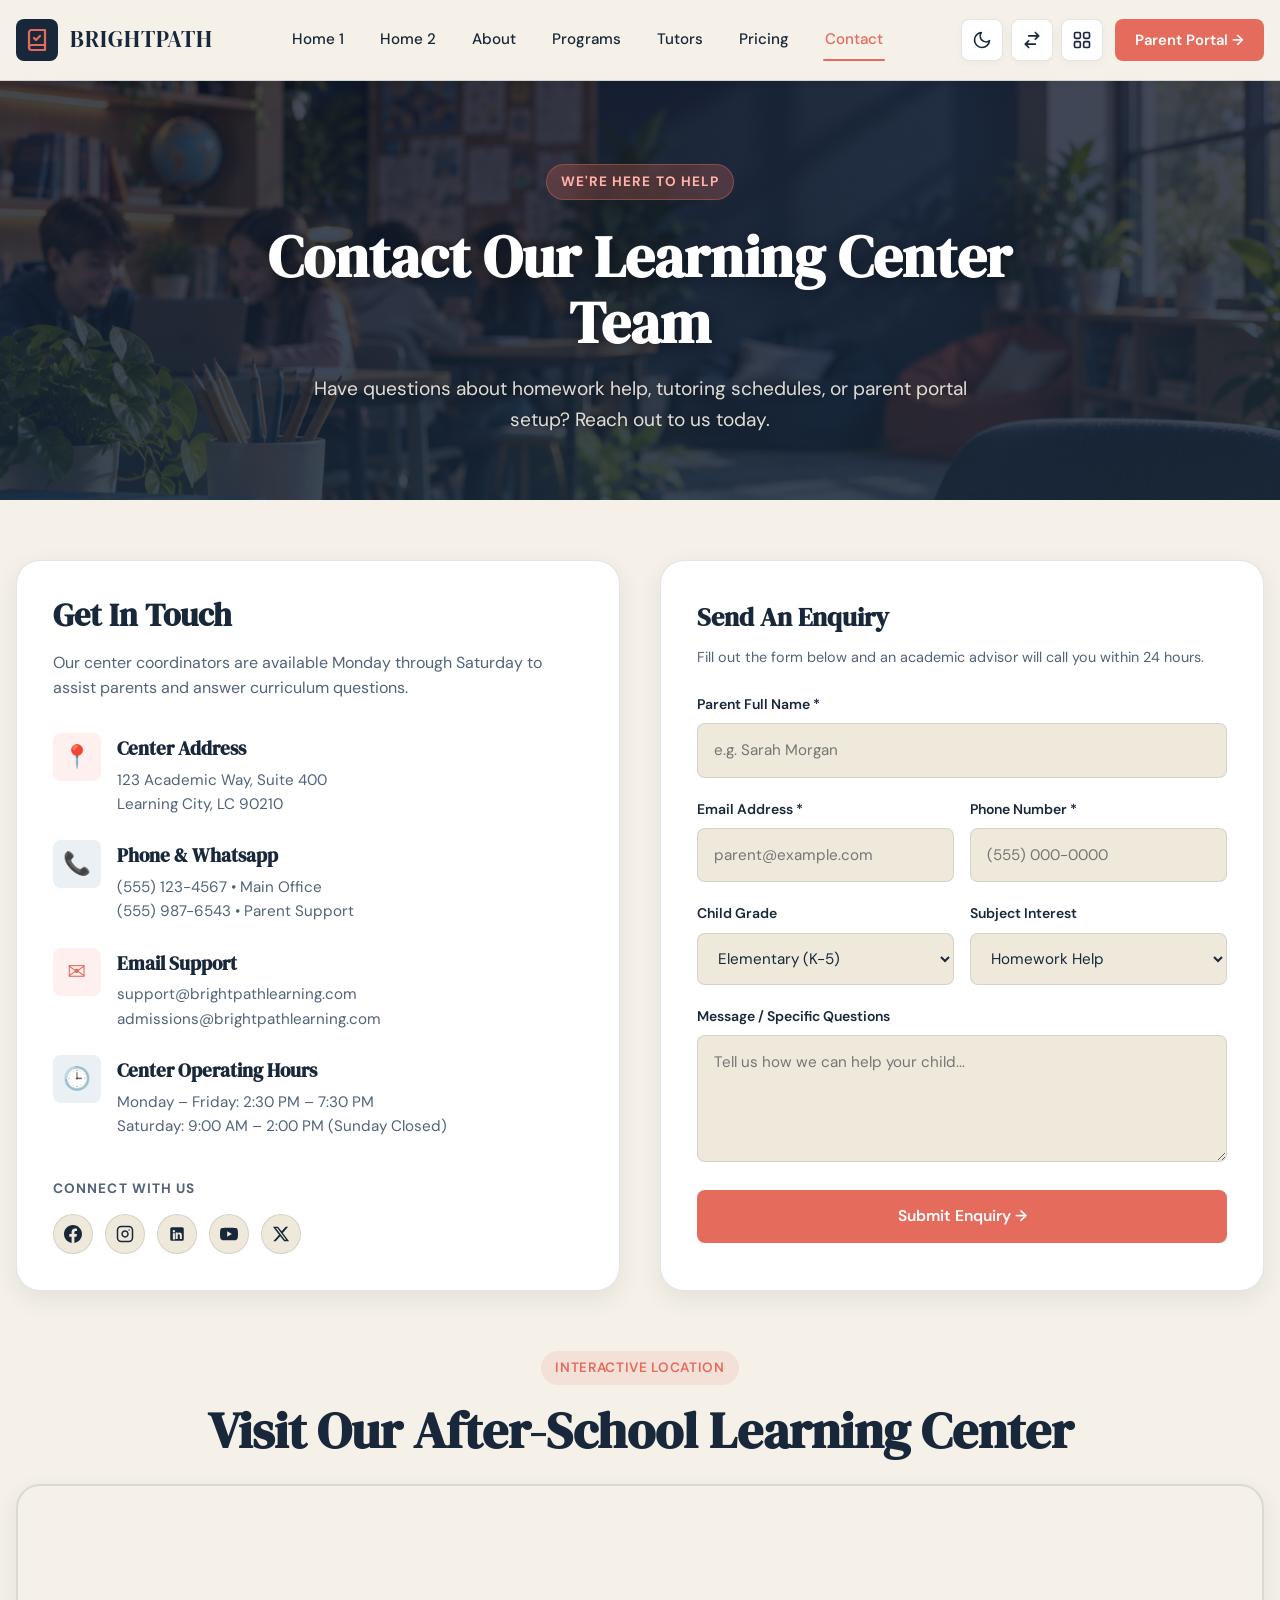
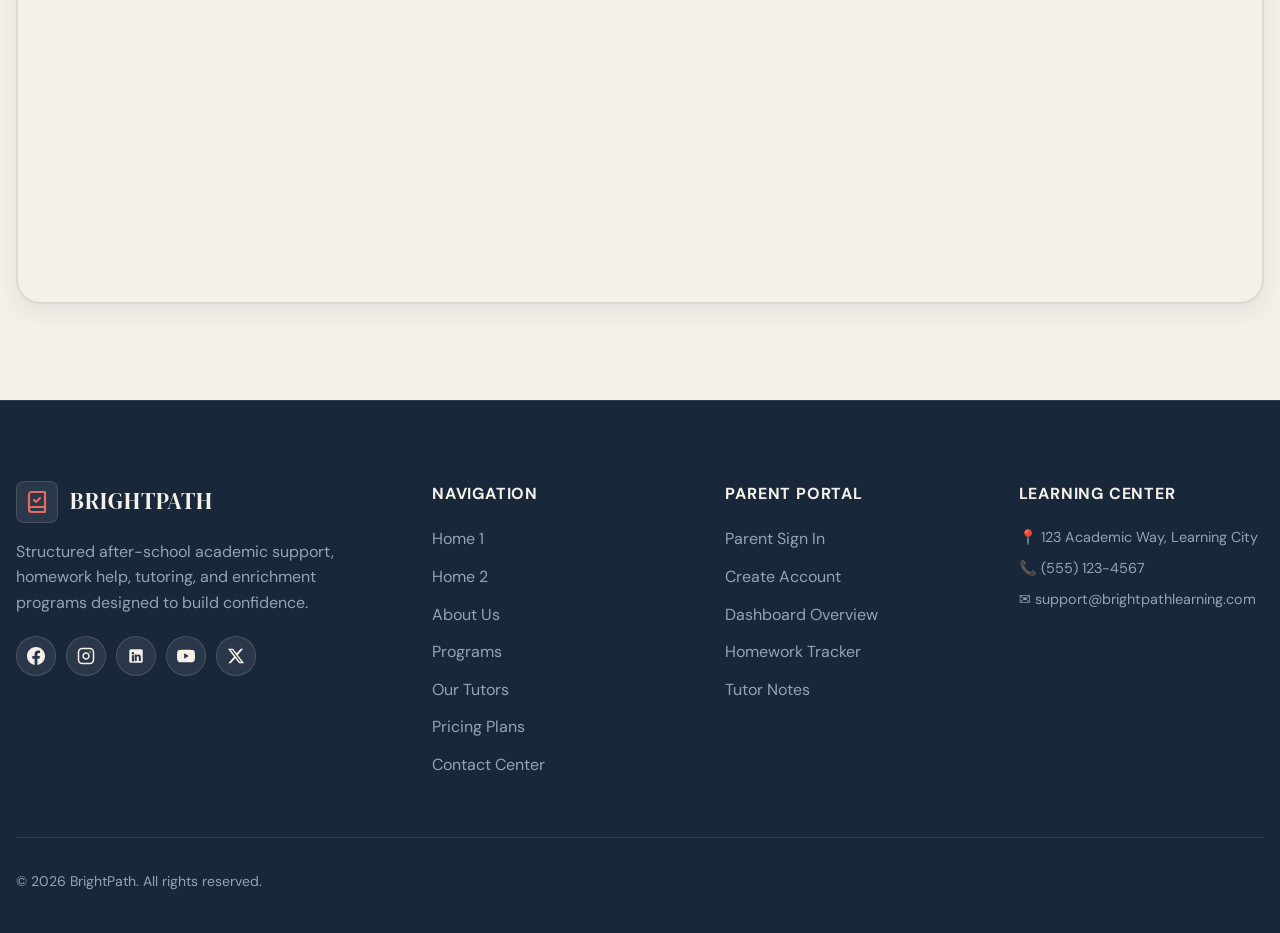
<file: contact.html>
<!DOCTYPE html>
<html lang="en" data-theme="light" dir="ltr">
<head>
  <meta charset="UTF-8" />
  <meta name="viewport" content="width=device-width, initial-scale=1.0" />
  <title>Contact Us | BrightPath</title>
  <meta name="description" content="Get in touch with BrightPath. Center address, phone, email, enquiry form, social links, and Google Map location." />
  <link rel="icon" type="image/svg+xml" href="assets/images/favicon.svg" />
  <script>
    (function() {
      var theme = localStorage.getItem('brightpath_theme') || 'light';
      var dir = localStorage.getItem('brightpath_dir') || 'ltr';
      document.documentElement.setAttribute('data-theme', theme);
      document.documentElement.setAttribute('dir', dir);
    })();
  </script>
  <link rel="stylesheet" href="assets/css/style.css" />
</head>
<body>

  <!-- Sticky Global Header -->
  <header class="header">
    <div class="container nav-container">
      <a href="index.html" class="brand-logo">
        <div class="logo-icon">
          <svg width="24" height="24" viewBox="0 0 24 24" fill="none" stroke="currentColor" stroke-width="2.2" stroke-linecap="round" stroke-linejoin="round">
            <path d="M4 19.5A2.5 2.5 0 0 1 6.5 17H20"></path>
            <path d="M6.5 2H20v20H6.5A2.5 2.5 0 0 1 4 19.5v-15A2.5 2.5 0 0 1 6.5 2z"></path>
            <path d="m9 10 2 2 4-4"></path>
          </svg>
        </div>
        <div class="logo-text">
          <span class="logo-name">BRIGHTPATH</span>
        </div>
      </a>

      <nav>
        <ul class="nav-links">
          <li><a href="index.html" class="nav-link">Home 1</a></li>
          <li><a href="home2.html" class="nav-link">Home 2</a></li>
          <li><a href="about.html" class="nav-link">About</a></li>
          <li><a href="programs.html" class="nav-link">Programs</a></li>
          <li><a href="tutors.html" class="nav-link">Tutors</a></li>
          <li><a href="pricing.html" class="nav-link">Pricing</a></li>
          <li><a href="contact.html" class="nav-link active">Contact</a></li>
        </ul>
      </nav>

      <div class="nav-actions">
        <div class="control-pill">
          <button type="button" class="icon-circle-btn js-theme-toggle" aria-label="Toggle Theme" title="Toggle Light/Dark Theme">
            <svg width="20" height="20" viewBox="0 0 24 24" fill="none" stroke="currentColor" stroke-width="2" stroke-linecap="round" stroke-linejoin="round"><circle cx="12" cy="12" r="5"/><line x1="12" y1="1" x2="12" y2="3"/><line x1="12" y1="21" x2="12" y2="23"/><line x1="4.22" y1="4.22" x2="5.64" y2="5.64"/><line x1="18.36" y1="18.36" x2="19.78" y2="19.78"/><line x1="1" y1="12" x2="3" y2="12"/><line x1="21" y1="12" x2="23" y2="12"/><line x1="4.22" y1="19.78" x2="5.64" y2="18.36"/><line x1="18.36" y1="5.64" x2="19.78" y2="4.22"/></svg>
          </button>
          <button type="button" class="icon-circle-btn js-rtl-toggle" aria-label="Toggle Direction" title="Toggle LTR/RTL Layout">
            <svg width="20" height="20" viewBox="0 0 24 24" fill="none" stroke="currentColor" stroke-width="2" stroke-linecap="round" stroke-linejoin="round"><path d="M8 7h12m0 0l-4-4m4 4l-4 4m0 6H4m0 0l4 4m-4-4l4-4"/></svg>
          </button>
          <a href="dashboard.html" class="icon-circle-btn" aria-label="Parent Portal Dashboard" title="Parent Portal Dashboard">
            <svg width="20" height="20" viewBox="0 0 24 24" fill="none" stroke="currentColor" stroke-width="2" stroke-linecap="round" stroke-linejoin="round"><rect x="3" y="3" width="7" height="7" rx="1.5"/><rect x="14" y="3" width="7" height="7" rx="1.5"/><rect x="14" y="14" width="7" height="7" rx="1.5"/><rect x="3" y="14" width="7" height="7" rx="1.5"/></svg>
          </a>
        </div>
        <a href="login.html" class="btn btn-primary">Parent Portal →</a>
        <button class="menu-toggle" id="menuToggle" aria-label="Open Navigation Menu">
          <svg width="26" height="26" viewBox="0 0 24 24" fill="none" stroke="currentColor" stroke-width="2"><line x1="3" y1="12" x2="21" y2="12"></line><line x1="3" y1="6" x2="21" y2="6"></line><line x1="3" y1="18" x2="21" y2="18"></line></svg>
        </button>
      </div>
    </div>
  </header>

  <!-- Mobile Drawer -->
  <div class="mobile-drawer" id="mobileDrawer" aria-hidden="true">
    <div class="drawer-backdrop" id="drawerBackdrop"></div>
    <div class="drawer-content">
      <div class="drawer-header">
        <div class="brand-logo">
          <div class="logo-icon"><svg width="20" height="20" viewBox="0 0 24 24" fill="none" stroke="currentColor" stroke-width="2"><path d="M4 19.5A2.5 2.5 0 0 1 6.5 17H20"></path><path d="M6.5 2H20v20H6.5A2.5 2.5 0 0 1 4 19.5v-15A2.5 2.5 0 0 1 6.5 2z"></path></svg></div>
          <span class="logo-name">BRIGHTPATH</span>
        </div>
        <button class="drawer-close" id="drawerClose">✕</button>
      </div>
      <ul class="drawer-links">
        <li><a href="index.html" class="drawer-link">Home 1</a></li>
        <li><a href="home2.html" class="drawer-link">Home 2</a></li>
        <li><a href="about.html" class="drawer-link">About</a></li>
        <li><a href="programs.html" class="drawer-link">Programs</a></li>
        <li><a href="tutors.html" class="drawer-link">Tutors</a></li>
        <li><a href="pricing.html" class="drawer-link">Pricing</a></li>
        <li><a href="contact.html" class="drawer-link">Contact</a></li>
      </ul>
      <div class="drawer-controls">
        <div class="control-pill">
          <button type="button" class="icon-circle-btn js-theme-toggle" aria-label="Toggle Theme" title="Toggle Light/Dark Theme">
            <svg width="20" height="20" viewBox="0 0 24 24" fill="none" stroke="currentColor" stroke-width="2" stroke-linecap="round" stroke-linejoin="round"><circle cx="12" cy="12" r="5"/><line x1="12" y1="1" x2="12" y2="3"/><line x1="12" y1="21" x2="12" y2="23"/><line x1="4.22" y1="4.22" x2="5.64" y2="5.64"/><line x1="18.36" y1="18.36" x2="19.78" y2="19.78"/><line x1="1" y1="12" x2="3" y2="12"/><line x1="21" y1="12" x2="23" y2="12"/><line x1="4.22" y1="19.78" x2="5.64" y2="18.36"/><line x1="18.36" y1="5.64" x2="19.78" y2="4.22"/></svg>
          </button>
          <button type="button" class="icon-circle-btn js-rtl-toggle" aria-label="Toggle Direction" title="Toggle LTR/RTL Layout">
            <svg width="20" height="20" viewBox="0 0 24 24" fill="none" stroke="currentColor" stroke-width="2" stroke-linecap="round" stroke-linejoin="round"><path d="M8 7h12m0 0l-4-4m4 4l-4 4m0 6H4m0 0l4 4m-4-4l4-4"/></svg>
          </button>
          <a href="dashboard.html" class="icon-circle-btn" aria-label="Parent Portal Dashboard" title="Parent Portal Dashboard">
            <svg width="20" height="20" viewBox="0 0 24 24" fill="none" stroke="currentColor" stroke-width="2" stroke-linecap="round" stroke-linejoin="round"><rect x="3" y="3" width="7" height="7" rx="1.5"/><rect x="14" y="3" width="7" height="7" rx="1.5"/><rect x="14" y="14" width="7" height="7" rx="1.5"/><rect x="3" y="14" width="7" height="7" rx="1.5"/></svg>
          </a>
        </div>
        <a href="login.html" class="btn btn-primary" style="width: 100%;">Parent Portal →</a>
      </div>
    </div>
  </div>

  <main>
    <!-- CONTACT HERO -->
    <section class="page-hero page-hero-contact" id="contactHero">
      <div class="hero-bg-overlay"></div>
      <div class="container">
        <span class="section-tag hero-tag-dark">We're Here To Help</span>
        <h1 class="hero-title">Contact Our Learning Center Team</h1>
        <p class="hero-lead">Have questions about homework help, tutoring schedules, or parent portal setup? Reach out to us today.</p>
      </div>
    </section>

    <!-- CONTACT DETAILS & ENQUIRY FORM GRID -->
    <section class="section" style="padding: 60px 0;" id="contactFormSection">
      <div class="container">
        <div class="grid-2" style="align-items: stretch;">
          
          <!-- Contact Info Column (Card Layout) -->
          <div class="card contact-card info-card" style="height: 100%; display: flex; flex-direction: column;">
            <h2 class="section-title" style="font-size:2rem; margin-bottom:16px;">Get In Touch</h2>
            <p style="color:var(--text-muted); margin-bottom:32px;">Our center coordinators are available Monday through Saturday to assist parents and answer curriculum questions.</p>

            <div style="display:flex; flex-direction:column; gap:24px; margin-bottom:40px;">
              <div style="display:flex; gap:16px; align-items:flex-start;">
                <div style="width:48px; height:48px; background:var(--coral-100); color:var(--coral-500); border-radius:var(--radius-sm); display:flex; align-items:center; justify-content:center; flex-shrink:0; font-size:1.4rem;">📍</div>
                <div>
                  <h4 style="font-family:var(--font-heading); font-size:1.2rem; margin-bottom:4px;">Center Address</h4>
                  <p class="contact-info-text" style="color:var(--text-muted); font-size:0.95rem;">123 Academic Way, Suite 400<br/>Learning City, LC 90210</p>
                </div>
              </div>

              <div style="display:flex; gap:16px; align-items:flex-start;">
                <div style="width:48px; height:48px; background:var(--navy-100); color:var(--navy-900); border-radius:var(--radius-sm); display:flex; align-items:center; justify-content:center; flex-shrink:0; font-size:1.4rem;">📞</div>
                <div>
                  <h4 style="font-family:var(--font-heading); font-size:1.2rem; margin-bottom:4px;">Phone & Whatsapp</h4>
                  <p class="contact-info-text" style="color:var(--text-muted); font-size:0.95rem;">(555) 123-4567 • Main Office<br/>(555) 987-6543 • Parent Support</p>
                </div>
              </div>

              <div style="display:flex; gap:16px; align-items:flex-start;">
                <div style="width:48px; height:48px; background:var(--coral-100); color:var(--coral-500); border-radius:var(--radius-sm); display:flex; align-items:center; justify-content:center; flex-shrink:0; font-size:1.4rem;">✉️</div>
                <div>
                  <h4 style="font-family:var(--font-heading); font-size:1.2rem; margin-bottom:4px;">Email Support</h4>
                  <p class="contact-info-text" style="color:var(--text-muted); font-size:0.95rem;">support@brightpathlearning.com<br/>admissions@brightpathlearning.com</p>
                </div>
              </div>

              <div style="display:flex; gap:16px; align-items:flex-start;">
                <div style="width:48px; height:48px; background:var(--navy-100); color:var(--navy-900); border-radius:var(--radius-sm); display:flex; align-items:center; justify-content:center; flex-shrink:0; font-size:1.4rem;">🕒</div>
                <div>
                  <h4 style="font-family:var(--font-heading); font-size:1.2rem; margin-bottom:4px;">Center Operating Hours</h4>
                  <p class="contact-info-text" style="color:var(--text-muted); font-size:0.95rem;">Monday – Friday: 2:30 PM – 7:30 PM<br/>Saturday: 9:00 AM – 2:00 PM (Sunday Closed)</p>
                </div>
              </div>
            </div>

            <!-- Real Social Media SVG Icons -->
            <div style="margin-top: auto;">
              <h4 style="font-weight:700; font-size:0.85rem; text-transform:uppercase; letter-spacing:0.08em; color:var(--text-muted); margin-bottom:14px;">Connect With Us</h4>
              <div style="display:flex; gap:12px; flex-wrap:wrap;">
                <a href="#" class="social-icon-btn contact-social-btn" aria-label="Facebook">
                  <svg width="18" height="18" viewBox="0 0 24 24" fill="currentColor"><path d="M24 12.073c0-6.627-5.373-12-12-12s-12 5.373-12 12c0 5.99 4.388 10.954 10.125 11.854v-8.385H7.078v-3.47h3.047V9.43c0-3.007 1.792-4.669 4.533-4.669 1.312 0 2.686.235 2.686.235v2.953H15.83c-1.491 0-1.956.925-1.956 1.874v2.25h3.328l-.532 3.47h-2.796v8.385C19.612 23.027 24 18.062 24 12.073z"/></svg>
                </a>
                <a href="#" class="social-icon-btn contact-social-btn" aria-label="Instagram">
                  <svg width="18" height="18" viewBox="0 0 24 24" fill="none" stroke="currentColor" stroke-width="2" stroke-linecap="round" stroke-linejoin="round"><rect x="2" y="2" width="20" height="20" rx="5" ry="5"></rect><path d="M16 11.37A4 4 0 1 1 12.63 8 4 4 0 0 1 16 11.37z"></path><line x1="17.5" y1="6.5" x2="17.51" y2="6.5"></line></svg>
                </a>
                <a href="#" class="social-icon-btn contact-social-btn" aria-label="LinkedIn">
                  <svg width="18" height="18" viewBox="0 0 24 24" fill="currentColor"><path d="M19 3a2 2 0 0 1 2 2v14a2 2 0 0 1-2 2H5a2 2 0 0 1-2-2V5a2 2 0 0 1 2-2h14m-.5 15.5v-5.3a3.26 3.26 0 0 0-3.26-3.26c-.85 0-1.84.52-2.28 1.3v-1.11h-2.79v8.37h2.79v-4.93c0-.77.62-1.4 1.39-1.4a1.4 1.4 0 0 1 1.4 1.4v4.93h2.75M6.46 10.9v8.37H9.25V10.9H6.46M7.86 6.74a1.62 1.62 0 1 0 0 3.24 1.62 1.62 0 0 0 0-3.24z"/></svg>
                </a>
                <a href="#" class="social-icon-btn contact-social-btn" aria-label="YouTube">
                  <svg width="18" height="18" viewBox="0 0 24 24" fill="currentColor"><path d="M23.498 6.186a3.016 3.016 0 0 0-2.122-2.136C19.505 3.545 12 3.545 12 3.545s-7.505 0-9.377.505A3.017 3.017 0 0 0 .502 6.186C0 8.07 0 12 0 12s0 3.93.502 5.814a3.016 3.016 0 0 0 2.122 2.136c1.871.505 9.376.505 9.376.505s7.505 0 9.377-.505a3.015 3.015 0 0 0 2.122-2.136C24 15.93 24 12 24 12s0-3.93-.502-5.814zM9.545 15.568V8.432L15.818 12l-6.273 3.568z"/></svg>
                </a>
                <a href="#" class="social-icon-btn contact-social-btn" aria-label="Twitter">
                  <svg width="18" height="18" viewBox="0 0 24 24" fill="currentColor"><path d="M18.244 2.25h3.308l-7.227 8.26 8.502 11.24H16.17l-5.214-6.817L4.99 21.75H1.68l7.73-8.835L1.254 2.25H8.08l4.713 6.231zm-1.161 17.52h1.833L7.084 4.126H5.117z"/></svg>
                </a>
              </div>
            </div>
          </div>

          <!-- Parent Enquiry Form Column -->
          <div class="card contact-card form-card">
            <h3 class="auth-title" style="font-size:1.6rem; margin-bottom:8px;">Send An Enquiry</h3>
            <p style="color:var(--text-muted); font-size:0.9rem; margin-bottom:24px;">Fill out the form below and an academic advisor will call you within 24 hours.</p>

            <form id="contactEnquiryForm">
              <div class="form-group">
                <label class="form-label">Parent Full Name *</label>
                <input type="text" class="form-input" required placeholder="e.g. Sarah Morgan" />
              </div>

              <div class="form-row">
                <div class="form-group">
                  <label class="form-label">Email Address *</label>
                  <input type="email" class="form-input" required placeholder="parent@example.com" />
                </div>
                <div class="form-group">
                  <label class="form-label">Phone Number *</label>
                  <input type="tel" class="form-input" required placeholder="(555) 000-0000" />
                </div>
              </div>

              <div class="form-row">
                <div class="form-group">
                  <label class="form-label">Child Grade</label>
                  <select class="form-input">
                    <option value="Elementary">Elementary (K-5)</option>
                    <option value="Middle">Middle School (6-8)</option>
                    <option value="High">High School (9-12)</option>
                  </select>
                </div>
                <div class="form-group">
                  <label class="form-label">Subject Interest</label>
                  <select class="form-input">
                    <option value="Homework">Homework Help</option>
                    <option value="Math">Mathematics Tutoring</option>
                    <option value="Science">Science & STEM</option>
                    <option value="Reading">Reading & Essay Writing</option>
                    <option value="Study">Study Skills</option>
                  </select>
                </div>
              </div>

              <div class="form-group">
                <label class="form-label">Message / Specific Questions</label>
                <textarea class="form-input" rows="4" placeholder="Tell us how we can help your child..."></textarea>
              </div>

              <button type="submit" class="btn btn-primary" style="width:100%;">Submit Enquiry →</button>
            </form>
          </div>

        </div>
      </div>
    </section>

    <!-- FULL-COLOR GOOGLE MAP EMBED (NO GREYSCALE) -->
    <section class="section" style="padding-top:0;" id="mapSection">
      <div class="container">
        <div style="text-align:center; margin-bottom:24px;">
          <span class="section-tag">Interactive Location</span>
          <h2 class="section-title">Visit Our After-School Learning Center</h2>
        </div>

        <div style="border-radius:var(--radius-lg); overflow:hidden; border:2px solid var(--border-color); box-shadow:var(--shadow-md); height:420px;">
          <iframe 
            title="BrightPath Learning Center Google Map Location"
            src="https://maps.google.com/maps?q=123+Academic+Way,+Learning+City&t=&z=14&ie=UTF8&iwloc=&output=embed" 
            width="100%" 
            height="100%" 
            style="border:0;" 
            allowfullscreen="" 
            loading="lazy">
          </iframe>
        </div>
      </div>
    </section>
  </main>

  <!-- Global Footer -->
  <footer class="footer">
    <div class="container">
      <div class="footer-grid">
        <div class="footer-brand">
          <a href="index.html" class="brand-logo">
            <div class="logo-icon">
              <svg width="24" height="24" viewBox="0 0 24 24" fill="none" stroke="currentColor" stroke-width="2.2" stroke-linecap="round" stroke-linejoin="round">
                <path d="M4 19.5A2.5 2.5 0 0 1 6.5 17H20"></path>
                <path d="M6.5 2H20v20H6.5A2.5 2.5 0 0 1 4 19.5v-15A2.5 2.5 0 0 1 6.5 2z"></path>
                <path d="m9 10 2 2 4-4"></path>
              </svg>
            </div>
            <div class="logo-text">
              <span class="logo-name">BRIGHTPATH</span>
            </div>
          </a>
          <p>Structured after-school academic support, homework help, tutoring, and enrichment programs designed to build confidence.</p>
          <div class="footer-social-links" style="margin-top:20px; display:flex; gap:10px;">
            <a href="#" class="social-icon-btn" aria-label="Facebook">
              <svg width="18" height="18" viewBox="0 0 24 24" fill="currentColor"><path d="M24 12.073c0-6.627-5.373-12-12-12s-12 5.373-12 12c0 5.99 4.388 10.954 10.125 11.854v-8.385H7.078v-3.47h3.047V9.43c0-3.007 1.792-4.669 4.533-4.669 1.312 0 2.686.235 2.686.235v2.953H15.83c-1.491 0-1.956.925-1.956 1.874v2.25h3.328l-.532 3.47h-2.796v8.385C19.612 23.027 24 18.062 24 12.073z"/></svg>
            </a>
            <a href="#" class="social-icon-btn" aria-label="Instagram">
              <svg width="18" height="18" viewBox="0 0 24 24" fill="none" stroke="currentColor" stroke-width="2" stroke-linecap="round" stroke-linejoin="round"><rect x="2" y="2" width="20" height="20" rx="5" ry="5"></rect><path d="M16 11.37A4 4 0 1 1 12.63 8 4 4 0 0 1 16 11.37z"></path><line x1="17.5" y1="6.5" x2="17.51" y2="6.5"></line></svg>
            </a>
            <a href="#" class="social-icon-btn" aria-label="LinkedIn">
              <svg width="18" height="18" viewBox="0 0 24 24" fill="currentColor"><path d="M19 3a2 2 0 0 1 2 2v14a2 2 0 0 1-2 2H5a2 2 0 0 1-2-2V5a2 2 0 0 1 2-2h14m-.5 15.5v-5.3a3.26 3.26 0 0 0-3.26-3.26c-.85 0-1.84.52-2.28 1.3v-1.11h-2.79v8.37h2.79v-4.93c0-.77.62-1.4 1.39-1.4a1.4 1.4 0 0 1 1.4 1.4v4.93h2.75M6.46 10.9v8.37H9.25V10.9H6.46M7.86 6.74a1.62 1.62 0 1 0 0 3.24 1.62 1.62 0 0 0 0-3.24z"/></svg>
            </a>
            <a href="#" class="social-icon-btn" aria-label="YouTube">
              <svg width="18" height="18" viewBox="0 0 24 24" fill="currentColor"><path d="M23.498 6.186a3.016 3.016 0 0 0-2.122-2.136C19.505 3.545 12 3.545 12 3.545s-7.505 0-9.377.505A3.017 3.017 0 0 0 .502 6.186C0 8.07 0 12 0 12s0 3.93.502 5.814a3.016 3.016 0 0 0 2.122 2.136c1.871.505 9.376.505 9.376.505s7.505 0 9.377-.505a3.015 3.015 0 0 0 2.122-2.136C24 15.93 24 12 24 12s0-3.93-.502-5.814zM9.545 15.568V8.432L15.818 12l-6.273 3.568z"/></svg>
            </a>
            <a href="#" class="social-icon-btn" aria-label="Twitter">
              <svg width="18" height="18" viewBox="0 0 24 24" fill="currentColor"><path d="M18.244 2.25h3.308l-7.227 8.26 8.502 11.24H16.17l-5.214-6.817L4.99 21.75H1.68l7.73-8.835L1.254 2.25H8.08l4.713 6.231zm-1.161 17.52h1.833L7.084 4.126H5.117z"/></svg>
            </a>
          </div>
        </div>

        <div>
          <h4 class="footer-title">Navigation</h4>
          <ul class="footer-links">
            <li><a href="index.html" class="footer-link">Home 1</a></li>
            <li><a href="home2.html" class="footer-link">Home 2</a></li>
            <li><a href="about.html" class="footer-link">About Us</a></li>
            <li><a href="programs.html" class="footer-link">Programs</a></li>
            <li><a href="tutors.html" class="footer-link">Our Tutors</a></li>
            <li><a href="pricing.html" class="footer-link">Pricing Plans</a></li>
            <li><a href="contact.html" class="footer-link">Contact Center</a></li>
          </ul>
        </div>

        <div>
          <h4 class="footer-title">Parent Portal</h4>
          <ul class="footer-links">
            <li><a href="login.html" class="footer-link">Parent Sign In</a></li>
            <li><a href="register.html" class="footer-link">Create Account</a></li>
            <li><a href="dashboard.html" class="footer-link">Dashboard Overview</a></li>
            <li><a href="dashboard.html" class="footer-link">Homework Tracker</a></li>
            <li><a href="dashboard.html" class="footer-link">Tutor Notes</a></li>
          </ul>
        </div>

        <div>
          <h4 class="footer-title">Learning Center</h4>
          <p style="color:var(--slate-400); font-size:0.9rem; margin-bottom:8px;">📍 123 Academic Way, Learning City</p>
          <p style="color:var(--slate-400); font-size:0.9rem; margin-bottom:8px;">📞 (555) 123-4567</p>
          <p style="color:var(--slate-400); font-size:0.9rem;">✉️ support@brightpathlearning.com</p>
        </div>
      </div>

      <div class="footer-bottom">
        <div>© 2026 BrightPath. All rights reserved.</div>
      </div>
    </div>
  </footer>

  <!-- Universal Reusable Modal -->
  <div class="modal-overlay" id="globalModal" aria-hidden="true">
    <div class="modal-container">
      <button class="modal-close js-modal-close">✕</button>
      <h3 class="auth-title" id="modalTitle" style="font-size:1.6rem; margin-bottom:16px;">Book a Session</h3>
      <div id="modalBody"></div>
    </div>
  </div>

  <script src="assets/js/main.js"></script>
</body>
</html>
</file>
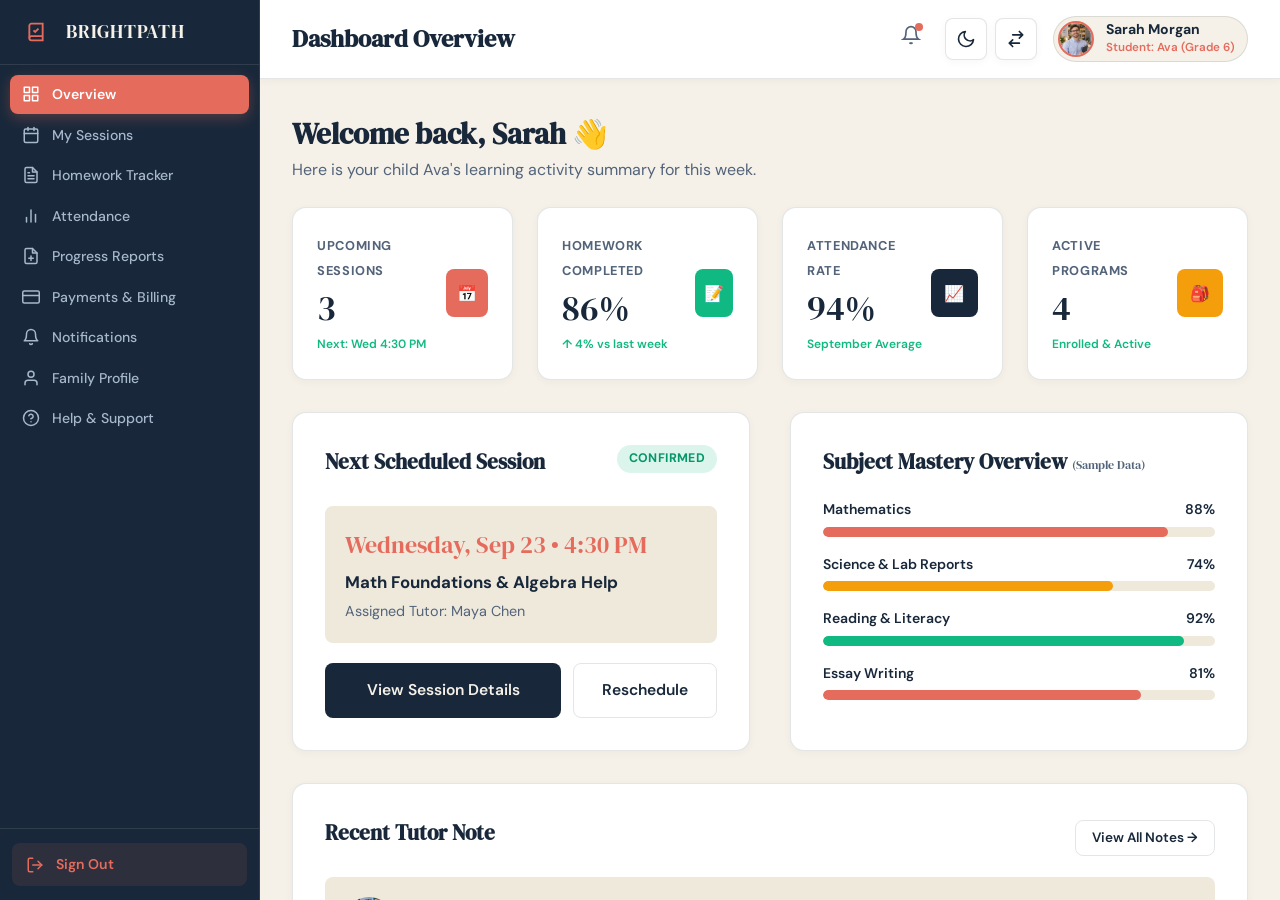
<file: dashboard.html>
<!DOCTYPE html>
<html lang="en" data-theme="light" dir="ltr">
<head>
  <meta charset="UTF-8" />
  <meta name="viewport" content="width=device-width, initial-scale=1.0" />
  <title>Parent Portal Dashboard | BrightPath</title>
  <meta name="description" content="BrightPath Parent Portal Dashboard: Track student homework completion, tutor notes, session schedules, attendance, and progress reports." />
  <link rel="icon" type="image/svg+xml" href="assets/images/favicon.svg" />
  <script>
    (function() {
      var theme = localStorage.getItem('brightpath_theme') || 'light';
      var dir = localStorage.getItem('brightpath_dir') || 'ltr';
      document.documentElement.setAttribute('data-theme', theme);
      document.documentElement.setAttribute('dir', dir);
    })();
  </script>
  <link rel="stylesheet" href="assets/css/dashboard.css" />
</head>
<body>

  <div class="app-container">
    
    <!-- DASHBOARD SIDEBAR -->
    <aside class="dash-sidebar" id="dashSidebar">
      <a href="index.html" class="sidebar-header" title="Return to Home Page">
        <div class="logo-icon" style="width:36px; height:36px;">
          <svg width="20" height="20" viewBox="0 0 24 24" fill="none" stroke="currentColor" stroke-width="2.2">
            <path d="M4 19.5A2.5 2.5 0 0 1 6.5 17H20"></path>
            <path d="M6.5 2H20v20H6.5A2.5 2.5 0 0 1 4 19.5v-15A2.5 2.5 0 0 1 6.5 2z"></path>
            <path d="m9 10 2 2 4-4"></path>
          </svg>
        </div>
        <div class="logo-text">
          <span class="logo-name" style="color:var(--ivory-100); font-size:1.2rem;">BRIGHTPATH</span>
        </div>
      </a>

      <ul class="sidebar-menu">
        <li>
          <button type="button" class="menu-item-btn js-dash-nav active" data-view="overview">
            <svg width="18" height="18" viewBox="0 0 24 24" fill="none" stroke="currentColor" stroke-width="2" stroke-linecap="round" stroke-linejoin="round"><rect x="3" y="3" width="7" height="7"></rect><rect x="14" y="3" width="7" height="7"></rect><rect x="14" y="14" width="7" height="7"></rect><rect x="3" y="14" width="7" height="7"></rect></svg>
            <span>Overview</span>
          </button>
        </li>
        <li>
          <button type="button" class="menu-item-btn js-dash-nav" data-view="sessions">
            <svg width="18" height="18" viewBox="0 0 24 24" fill="none" stroke="currentColor" stroke-width="2" stroke-linecap="round" stroke-linejoin="round"><rect x="3" y="4" width="18" height="18" rx="2" ry="2"></rect><line x1="16" y1="2" x2="16" y2="6"></line><line x1="8" y1="2" x2="8" y2="6"></line><line x1="3" y1="10" x2="21" y2="10"></line></svg>
            <span>My Sessions</span>
          </button>
        </li>
        <li>
          <button type="button" class="menu-item-btn js-dash-nav" data-view="homework">
            <svg width="18" height="18" viewBox="0 0 24 24" fill="none" stroke="currentColor" stroke-width="2" stroke-linecap="round" stroke-linejoin="round"><path d="M14 2H6a2 2 0 0 0-2 2v16a2 2 0 0 0 2 2h12a2 2 0 0 0 2-2V8z"></path><polyline points="14 2 14 8 20 8"></polyline><line x1="16" y1="13" x2="8" y2="13"></line><line x1="16" y1="17" x2="8" y2="17"></line><polyline points="10 9 9 9 8 9"></polyline></svg>
            <span>Homework Tracker</span>
          </button>
        </li>
        <li>
          <button type="button" class="menu-item-btn js-dash-nav" data-view="attendance">
            <svg width="18" height="18" viewBox="0 0 24 24" fill="none" stroke="currentColor" stroke-width="2" stroke-linecap="round" stroke-linejoin="round"><line x1="18" y1="20" x2="18" y2="10"></line><line x1="12" y1="20" x2="12" y2="4"></line><line x1="6" y1="20" x2="6" y2="14"></line></svg>
            <span>Attendance</span>
          </button>
        </li>
        <li>
          <button type="button" class="menu-item-btn js-dash-nav" data-view="reports">
            <svg width="18" height="18" viewBox="0 0 24 24" fill="none" stroke="currentColor" stroke-width="2" stroke-linecap="round" stroke-linejoin="round"><path d="M14 2H6a2 2 0 0 0-2 2v16a2 2 0 0 0 2 2h12a2 2 0 0 0 2-2V8z"></path><polyline points="14 2 14 8 20 8"></polyline><line x1="12" y1="18" x2="12" y2="12"></line><line x1="9" y1="15" x2="15" y2="15"></line></svg>
            <span>Progress Reports</span>
          </button>
        </li>
        <li>
          <button type="button" class="menu-item-btn js-dash-nav" data-view="payments">
            <svg width="18" height="18" viewBox="0 0 24 24" fill="none" stroke="currentColor" stroke-width="2" stroke-linecap="round" stroke-linejoin="round"><rect x="1" y="4" width="22" height="16" rx="2" ry="2"></rect><line x1="1" y1="10" x2="23" y2="10"></line></svg>
            <span>Payments & Billing</span>
          </button>
        </li>
        <li>
          <button type="button" class="menu-item-btn js-dash-nav" data-view="notifications">
            <svg width="18" height="18" viewBox="0 0 24 24" fill="none" stroke="currentColor" stroke-width="2" stroke-linecap="round" stroke-linejoin="round"><path d="M18 8A6 6 0 0 0 6 8c0 7-3 9-3 9h18s-3-2-3-9"></path><path d="M13.73 21a2 2 0 0 1-3.46 0"></path></svg>
            <span>Notifications</span>
          </button>
        </li>
        <li>
          <button type="button" class="menu-item-btn js-dash-nav" data-view="profile">
            <svg width="18" height="18" viewBox="0 0 24 24" fill="none" stroke="currentColor" stroke-width="2" stroke-linecap="round" stroke-linejoin="round"><path d="M20 21v-2a4 4 0 0 0-4-4H8a4 4 0 0 0-4 4v2"></path><circle cx="12" cy="7" r="4"></circle></svg>
            <span>Family Profile</span>
          </button>
        </li>
        <li>
          <button type="button" class="menu-item-btn js-dash-nav" data-view="support">
            <svg width="18" height="18" viewBox="0 0 24 24" fill="none" stroke="currentColor" stroke-width="2" stroke-linecap="round" stroke-linejoin="round"><circle cx="12" cy="12" r="10"></circle><path d="M9.09 9a3 3 0 0 1 5.83 1c0 2-3 3-3 3"></path><line x1="12" y1="17" x2="12.01" y2="17"></line></svg>
            <span>Help & Support</span>
          </button>
        </li>
      </ul>

      <div class="sidebar-footer">
        <button type="button" class="btn-signout" onclick="window.location.href='index.html'">
          <svg width="18" height="18" viewBox="0 0 24 24" fill="none" stroke="currentColor" stroke-width="2" stroke-linecap="round" stroke-linejoin="round"><path d="M9 21H5a2 2 0 0 1-2-2V5a2 2 0 0 1 2-2h4"></path><polyline points="16 17 21 12 16 7"></polyline><line x1="21" y1="12" x2="9" y2="12"></line></svg>
          <span>Sign Out</span>
        </button>
      </div>
    </aside>

    <!-- DASHBOARD MAIN AREA -->
    <main class="dash-main">
      
      <!-- TOPBAR -->
      <header class="dash-topbar">
        <div class="topbar-left">
          <button class="dash-menu-toggle" id="dashMenuToggle" aria-label="Toggle Navigation">
            <svg width="24" height="24" viewBox="0 0 24 24" fill="none" stroke="currentColor" stroke-width="2"><line x1="3" y1="12" x2="21" y2="12"></line><line x1="3" y1="6" x2="21" y2="6"></line><line x1="3" y1="18" x2="21" y2="18"></line></svg>
          </button>
          <h1 class="dash-page-title" id="dashPageTitle">Dashboard Overview</h1>
        </div>

        <div class="topbar-right">
          <button class="icon-badge-btn js-dash-nav" data-view="notifications" aria-label="Notifications">
            <svg width="20" height="20" viewBox="0 0 24 24" fill="none" stroke="currentColor" stroke-width="2"><path d="M18 8A6 6 0 0 0 6 8c0 7-3 9-3 9h18s-3-2-3-9"></path><path d="M13.73 21a2 2 0 0 1-3.46 0"></path></svg>
            <span class="badge-dot" id="unreadNotifBadge"></span>
          </button>

          <div class="control-pill">
            <button type="button" class="icon-circle-btn js-dash-theme" aria-label="Toggle Theme"></button>
            <button type="button" class="icon-circle-btn js-dash-rtl" aria-label="Toggle Direction"></button>
          </div>

          <div class="user-profile-badge js-dash-nav" data-view="profile" style="cursor:pointer;">
            <img src="assets/images/15.png" alt="Sarah Morgan" class="user-avatar" />
            <div class="user-info">
              <span class="user-name">Sarah Morgan</span>
              <span class="user-child">Student: Ava (Grade 6)</span>
            </div>
          </div>
        </div>
      </header>

      <!-- CONTENT AREA -->
      <div class="dash-content">
        
        <!-- 01. OVERVIEW VIEW -->
        <section class="dash-view active" id="view-overview">
          <div style="margin-bottom:24px;">
            <h2 style="font-family:var(--font-heading); font-size:1.8rem;">Welcome back, Sarah 👋</h2>
            <p style="color:var(--text-muted);">Here is your child Ava's learning activity summary for this week.</p>
          </div>

          <!-- KPI Cards -->
          <div class="kpi-grid">
            <div class="kpi-card">
              <div>
                <span class="kpi-label">Upcoming Sessions</span>
                <div class="kpi-val">3</div>
                <span class="kpi-sub">Next: Wed 4:30 PM</span>
              </div>
              <div class="kpi-icon coral">📅</div>
            </div>

            <div class="kpi-card">
              <div>
                <span class="kpi-label">Homework Completed</span>
                <div class="kpi-val">86%</div>
                <span class="kpi-sub">↑ 4% vs last week</span>
              </div>
              <div class="kpi-icon emerald">📝</div>
            </div>

            <div class="kpi-card">
              <div>
                <span class="kpi-label">Attendance Rate</span>
                <div class="kpi-val">94%</div>
                <span class="kpi-sub">September Average</span>
              </div>
              <div class="kpi-icon navy">📈</div>
            </div>

            <div class="kpi-card">
              <div>
                <span class="kpi-label">Active Programs</span>
                <div class="kpi-val">4</div>
                <span class="kpi-sub">Enrolled & Active</span>
              </div>
              <div class="kpi-icon amber">🎒</div>
            </div>
          </div>

          <!-- Next Session & Subject Progress -->
          <div class="grid-2" style="margin-bottom:32px;">
            
            <!-- Next Session Panel -->
            <div class="card">
              <div style="display:flex; justify-content:space-between; align-items:center; margin-bottom:16px;">
                <h3 class="card-title" style="font-size:1.3rem;">Next Scheduled Session</h3>
                <span class="status-badge status-confirmed">Confirmed</span>
              </div>
              <div style="background:var(--bg-secondary); padding:20px; border-radius:var(--radius-sm); margin-bottom:20px;">
                <div style="font-family:var(--font-heading); font-size:1.5rem; color:var(--coral-500); margin-bottom:4px;">Wednesday, Sep 23 • 4:30 PM</div>
                <div style="font-weight:700; font-size:1.05rem;">Math Foundations & Algebra Help</div>
                <div style="color:var(--text-muted); font-size:0.9rem; margin-top:4px;">Assigned Tutor: Maya Chen</div>
              </div>
              <div style="display:flex; gap:12px;">
                <button class="btn btn-navy js-dash-nav" data-view="sessions" style="flex:1;">View Session Details</button>
                <button class="btn btn-secondary" onclick="alert('Reschedule request sent to center manager.')">Reschedule</button>
              </div>
            </div>

            <!-- Subject Progress Bars -->
            <div class="card">
              <h3 class="card-title" style="font-size:1.3rem; margin-bottom:20px;">Subject Mastery Overview <span style="font-size:0.75rem; color:var(--text-muted); font-weight:normal;">(Sample Data)</span></h3>
              <div class="progress-bar-group">
                <div class="progress-item">
                  <div class="progress-header"><span>Mathematics</span><span>88%</span></div>
                  <div class="progress-track"><div class="progress-fill" style="width:88%;"></div></div>
                </div>
                <div class="progress-item">
                  <div class="progress-header"><span>Science & Lab Reports</span><span>74%</span></div>
                  <div class="progress-track"><div class="progress-fill" style="width:74%; background:#F59E0B;"></div></div>
                </div>
                <div class="progress-item">
                  <div class="progress-header"><span>Reading & Literacy</span><span>92%</span></div>
                  <div class="progress-track"><div class="progress-fill" style="width:92%; background:#10B981;"></div></div>
                </div>
                <div class="progress-item">
                  <div class="progress-header"><span>Essay Writing</span><span>81%</span></div>
                  <div class="progress-track"><div class="progress-fill" style="width:81%;"></div></div>
                </div>
              </div>
            </div>

          </div>

          <!-- Latest Tutor Notes -->
          <div class="card">
            <div style="display:flex; justify-content:space-between; align-items:center; margin-bottom:16px;">
              <h3 class="card-title" style="font-size:1.3rem;">Recent Tutor Note</h3>
              <button class="btn btn-secondary js-dash-nav" data-view="reports" style="padding:6px 16px; font-size:0.85rem;">View All Notes →</button>
            </div>
            <div style="display:flex; gap:16px; align-items:flex-start; background:var(--bg-secondary); padding:20px; border-radius:var(--radius-sm);">
              <img src="assets/images/16.png" alt="Maya Chen" style="width:48px; height:48px; border-radius:50%; object-fit:cover;" />
              <div>
                <div style="display:flex; gap:10px; align-items:center; margin-bottom:4px;">
                  <strong style="font-size:0.95rem;">Maya Chen</strong>
                  <span style="font-size:0.8rem; color:var(--text-muted);">Sep 17 • Math Session</span>
                </div>
                <p style="font-size:0.9rem; color:var(--text-primary); font-style:italic;">"Ava worked through fraction problems with improving confidence. We practiced identifying equivalent fractions and converting improper fractions."</p>
              </div>
            </div>
          </div>
        </section>

        <!-- 02. MY SESSIONS VIEW -->
        <section class="dash-view" id="view-sessions">
          <div style="display:flex; justify-content:space-between; align-items:center; margin-bottom:24px; flex-wrap:wrap; gap:16px;">
            <div>
              <h2 style="font-family:var(--font-heading); font-size:1.8rem;">My Sessions & Schedule</h2>
              <p style="color:var(--text-muted);">View upcoming after-school sessions and past session records.</p>
            </div>
            <div class="filter-tabs" style="margin:0;">
              <button class="tab-btn js-session-filter active" data-filter="all">All Sessions</button>
              <button class="tab-btn js-session-filter" data-filter="upcoming">Upcoming</button>
              <button class="tab-btn js-session-filter" data-filter="completed">Completed</button>
            </div>
          </div>

          <div class="table-container">
            <table class="dash-table">
              <thead>
                <tr>
                  <th>Date & Time</th>
                  <th>Subject Focus</th>
                  <th>Assigned Tutor</th>
                  <th>Format</th>
                  <th>Status</th>
                  <th>Actions</th>
                </tr>
              </thead>
              <tbody>
                <tr class="js-session-row" data-status="upcoming">
                  <td><strong>Wed, Sep 23 • 4:30 PM</strong></td>
                  <td>Math Foundations</td>
                  <td>Maya Chen</td>
                  <td>In-Center</td>
                  <td><span class="status-badge status-confirmed">Confirmed</span></td>
                  <td><button class="btn btn-secondary" style="padding:4px 12px; font-size:0.8rem;" onclick="alert('Session confirmed for Wed Sep 23.')">View</button></td>
                </tr>
                <tr class="js-session-row" data-status="upcoming">
                  <td><strong>Fri, Sep 25 • 5:00 PM</strong></td>
                  <td>Science & Lab Support</td>
                  <td>Priya Shah</td>
                  <td>In-Center</td>
                  <td><span class="status-badge status-confirmed">Confirmed</span></td>
                  <td><button class="btn btn-secondary" style="padding:4px 12px; font-size:0.8rem;" onclick="alert('Session confirmed for Fri Sep 25.')">View</button></td>
                </tr>
                <tr class="js-session-row" data-status="completed">
                  <td><strong>Mon, Sep 21 • 4:30 PM</strong></td>
                  <td>Reading & Grammar</td>
                  <td>Daniel Brooks</td>
                  <td>Virtual 1-on-1</td>
                  <td><span class="status-badge status-completed">Completed</span></td>
                  <td><button class="btn btn-secondary" style="padding:4px 12px; font-size:0.8rem;" onclick="alert('Reviewing session recording...')">Notes</button></td>
                </tr>
                <tr class="js-session-row" data-status="completed">
                  <td><strong>Wed, Sep 16 • 4:30 PM</strong></td>
                  <td>Math Fractions</td>
                  <td>Maya Chen</td>
                  <td>In-Center</td>
                  <td><span class="status-badge status-completed">Completed</span></td>
                  <td><button class="btn btn-secondary" style="padding:4px 12px; font-size:0.8rem;" onclick="alert('Reviewing session notes...')">Notes</button></td>
                </tr>
              </tbody>
            </table>
          </div>
        </section>

        <!-- 03. HOMEWORK TRACKER VIEW -->
        <section class="dash-view" id="view-homework">
          <div style="margin-bottom:24px;">
            <h2 style="font-family:var(--font-heading); font-size:1.8rem;">Homework Completion Tracker</h2>
            <p style="color:var(--text-muted);">Track daily assignments, due dates, tutor comments, and completion status.</p>
          </div>

          <div class="table-container">
            <table class="dash-table">
              <thead>
                <tr>
                  <th>Subject</th>
                  <th>Assignment Title</th>
                  <th>Due Date</th>
                  <th>Status</th>
                  <th>Tutor Feedback</th>
                  <th>Action</th>
                </tr>
              </thead>
              <tbody>
                <tr>
                  <td><strong>Mathematics</strong></td>
                  <td>Fraction Word Problems (Ch. 4)</td>
                  <td>Sep 24, 2026</td>
                  <td><span class="status-badge status-in-progress">In Progress</span></td>
                  <td>Reviewed with Maya in session</td>
                  <td><button class="btn btn-primary js-mark-complete" style="padding:4px 12px; font-size:0.8rem;">Mark Complete</button></td>
                </tr>
                <tr>
                  <td><strong>Science</strong></td>
                  <td>Photosynthesis Lab Report</td>
                  <td>Sep 26, 2026</td>
                  <td><span class="status-badge status-needs-review">Needs Review</span></td>
                  <td>Draft outline completed</td>
                  <td><button class="btn btn-primary js-mark-complete" style="padding:4px 12px; font-size:0.8rem;">Mark Complete</button></td>
                </tr>
                <tr>
                  <td><strong>English</strong></td>
                  <td>Persuasive Essay Draft</td>
                  <td>Sep 20, 2026</td>
                  <td><span class="status-badge status-completed">Completed</span></td>
                  <td>Excellent paragraph structure</td>
                  <td><button class="btn btn-secondary" disabled style="padding:4px 12px; font-size:0.8rem; opacity:0.6;">Done ✓</button></td>
                </tr>
                <tr>
                  <td><strong>Reading</strong></td>
                  <td>Chapter 5 Vocabulary List</td>
                  <td>Sep 18, 2026</td>
                  <td><span class="status-badge status-completed">Completed</span></td>
                  <td>All 15 terms mastered</td>
                  <td><button class="btn btn-secondary" disabled style="padding:4px 12px; font-size:0.8rem; opacity:0.6;">Done ✓</button></td>
                </tr>
              </tbody>
            </table>
          </div>
        </section>

        <!-- 04. ATTENDANCE VIEW -->
        <section class="dash-view" id="view-attendance">
          <div style="margin-bottom:24px;">
            <h2 style="font-family:var(--font-heading); font-size:1.8rem;">Attendance History & Calendar</h2>
            <p style="color:var(--text-muted);">Monthly after-school center attendance log for student Ava Morgan.</p>
          </div>

          <div class="grid-3" style="margin-bottom:32px;">
            <div class="card" style="text-align:center;">
              <div style="font-size:0.8rem; color:var(--text-muted); font-weight:700;">SEPTEMBER RATE</div>
              <div style="font-family:var(--font-heading); font-size:2.4rem; color:var(--coral-500);">94%</div>
              <span style="font-size:0.8rem; color:#10B981;">Present for 15/16 sessions</span>
            </div>
            <div class="card" style="text-align:center;">
              <div style="font-size:0.8rem; color:var(--text-muted); font-weight:700;">AUGUST RATE</div>
              <div style="font-family:var(--font-heading); font-size:2.4rem; color:var(--text-primary);">97%</div>
              <span style="font-size:0.8rem; color:#10B981;">Present for 16/16 sessions</span>
            </div>
            <div class="card" style="text-align:center;">
              <div style="font-size:0.8rem; color:var(--text-muted); font-weight:700;">TOTAL HOURS</div>
              <div style="font-family:var(--font-heading); font-size:2.4rem; color:var(--coral-500);">38 hrs</div>
              <span style="font-size:0.8rem; color:var(--text-muted);">Learning center hours</span>
            </div>
          </div>

          <!-- Attendance Calendar -->
          <div class="card">
            <h3 class="card-title" style="font-size:1.3rem; margin-bottom:16px;">September 2026 Attendance Grid</h3>
            <div class="calendar-grid">
              <div class="calendar-day-head">Mon</div>
              <div class="calendar-day-head">Tue</div>
              <div class="calendar-day-head">Wed</div>
              <div class="calendar-day-head">Thu</div>
              <div class="calendar-day-head">Fri</div>
              <div class="calendar-day-head">Sat</div>
              <div class="calendar-day-head">Sun</div>

              <div class="calendar-cell present">1<br/><span style="font-size:0.65rem;">✓</span></div>
              <div class="calendar-cell present">2<br/><span style="font-size:0.65rem;">✓</span></div>
              <div class="calendar-cell present">3<br/><span style="font-size:0.65rem;">✓</span></div>
              <div class="calendar-cell present">4<br/><span style="font-size:0.65rem;">✓</span></div>
              <div class="calendar-cell">5</div><div class="calendar-cell">6</div><div class="calendar-cell">7</div>

              <div class="calendar-cell present">8<br/><span style="font-size:0.65rem;">✓</span></div>
              <div class="calendar-cell present">9<br/><span style="font-size:0.65rem;">✓</span></div>
              <div class="calendar-cell present">10<br/><span style="font-size:0.65rem;">✓</span></div>
              <div class="calendar-cell rescheduled">11<br/><span style="font-size:0.65rem;">⏰</span></div>
              <div class="calendar-cell">12</div><div class="calendar-cell">13</div><div class="calendar-cell">14</div>

              <div class="calendar-cell present">15<br/><span style="font-size:0.65rem;">✓</span></div>
              <div class="calendar-cell present">16<br/><span style="font-size:0.65rem;">✓</span></div>
              <div class="calendar-cell present">17<br/><span style="font-size:0.65rem;">✓</span></div>
              <div class="calendar-cell present">18<br/><span style="font-size:0.65rem;">✓</span></div>
              <div class="calendar-cell">19</div><div class="calendar-cell">20</div><div class="calendar-cell">21</div>
            </div>
          </div>
        </section>

        <!-- 05. TUTOR NOTES VIEW -->
        <section class="dash-view" id="view-notes">
          <div style="display:flex; justify-content:space-between; align-items:center; margin-bottom:24px; flex-wrap:wrap; gap:16px;">
            <div>
              <h2 style="font-family:var(--font-heading); font-size:1.8rem;">Chronological Tutor Notes</h2>
              <p style="color:var(--text-muted);">Direct daily feedback from Ava's subject tutors.</p>
            </div>
            <div class="filter-tabs" style="margin:0;">
              <button class="tab-btn js-note-filter active" data-subject="all">All Notes</button>
              <button class="tab-btn js-note-filter" data-subject="math">Math</button>
              <button class="tab-btn js-note-filter" data-subject="science">Science</button>
              <button class="tab-btn js-note-filter" data-subject="english">English</button>
            </div>
          </div>

          <div style="display:flex; flex-direction:column; gap:20px;">
            <div class="card js-note-card" data-subject="math">
              <div style="display:flex; justify-content:space-between; align-items:center; margin-bottom:12px;">
                <div style="display:flex; align-items:center; gap:12px;">
                  <img src="assets/images/17.png" alt="Maya Chen" style="width:44px; height:44px; border-radius:50%; object-fit:cover;" />
                  <div>
                    <strong style="font-size:1rem;">Maya Chen</strong> — <span style="color:var(--coral-500); font-weight:600;">Math Foundations</span>
                  </div>
                </div>
                <span style="font-size:0.8rem; color:var(--text-muted);">Sep 17, 2026</span>
              </div>
              <p style="color:var(--text-primary); font-size:0.95rem; line-height:1.6;">"Ava worked through fraction problems with improving confidence. We practiced identifying equivalent fractions and converting improper fractions to mixed numbers. She grasped the concept quickly!"</p>
            </div>

            <div class="card js-note-card" data-subject="science">
              <div style="display:flex; justify-content:space-between; align-items:center; margin-bottom:12px;">
                <div style="display:flex; align-items:center; gap:12px;">
                  <img src="assets/images/18.png" alt="Priya Shah" style="width:44px; height:44px; border-radius:50%; object-fit:cover;" />
                  <div>
                    <strong style="font-size:1rem;">Priya Shah</strong> — <span style="color:var(--coral-500); font-weight:600;">Science & Lab</span>
                  </div>
                </div>
                <span style="font-size:0.8rem; color:var(--text-muted);">Sep 15, 2026</span>
              </div>
              <p style="color:var(--text-primary); font-size:0.95rem; line-height:1.6;">"Great session reviewing cellular biology terms. Ava created flashcards for organelles which helped her memorize key definitions."</p>
            </div>

            <div class="card js-note-card" data-subject="english">
              <div style="display:flex; justify-content:space-between; align-items:center; margin-bottom:12px;">
                <div style="display:flex; align-items:center; gap:12px;">
                  <img src="assets/images/19.png" alt="Daniel Brooks" style="width:44px; height:44px; border-radius:50%; object-fit:cover;" />
                  <div>
                    <strong style="font-size:1rem;">Daniel Brooks</strong> — <span style="color:var(--coral-500); font-weight:600;">English & Writing</span>
                  </div>
                </div>
                <span style="font-size:0.8rem; color:var(--text-muted);">Sep 12, 2026</span>
              </div>
              <p style="color:var(--text-primary); font-size:0.95rem; line-height:1.6;">"Reviewed essay thesis statements. Ava's introduction paragraph is strong and articulate. We will focus on transition sentences next time."</p>
            </div>
          </div>
        </section>

        <!-- 06. PROGRESS REPORTS VIEW -->
        <section class="dash-view" id="view-reports">
          <div style="margin-bottom:24px;">
            <h2 style="font-family:var(--font-heading); font-size:1.8rem;">Academic Progress Reports</h2>
            <p style="color:var(--text-muted);">Official term evaluation reports compiled by BrightPath academic directors.</p>
          </div>

          <div class="grid-3">
            <div class="card">
              <span class="status-badge status-completed" style="margin-bottom:12px;">Official Report</span>
              <h3 class="card-title">September Learning Review</h3>
              <p class="card-desc" style="margin-bottom:20px;">Comprehensive monthly review covering homework completion rates, Math comprehension, and study habits growth.</p>
              <button class="btn btn-navy" style="width:100%; margin-top:auto;" onclick="alert('Viewing Full September Learning Review Report PDF (Sample)')">View Report →</button>
            </div>

            <div class="card">
              <span class="status-badge status-completed" style="margin-bottom:12px;">Subject Deep Dive</span>
              <h3 class="card-title">Math Growth Benchmark</h3>
              <p class="card-desc" style="margin-bottom:20px;">Targeted assessment showing 18% improvement in pre-algebra quiz scores over 6 weeks.</p>
              <button class="btn btn-navy" style="width:100%; margin-top:auto;" onclick="alert('Viewing Math Benchmark Assessment (Sample)')">View Report →</button>
            </div>

            <div class="card">
              <span class="status-badge status-completed" style="margin-bottom:12px;">Habits Report</span>
              <h3 class="card-title">Study Executive Function</h3>
              <p class="card-desc" style="margin-bottom:20px;">Evaluation of time management, binder organization, and test preparation routines.</p>
              <button class="btn btn-navy" style="width:100%; margin-top:auto;" onclick="alert('Viewing Study Habits Evaluation (Sample)')">View Report →</button>
            </div>
          </div>
        </section>

        <!-- 07. MY PROGRAMS VIEW -->
        <section class="dash-view" id="view-programs">
          <div style="margin-bottom:24px;">
            <h2 style="font-family:var(--font-heading); font-size:1.8rem;">Enrolled Learning Programs</h2>
            <p style="color:var(--text-muted);">Active programs enrolled for student Ava Morgan.</p>
          </div>

          <div class="grid-2">
            <div class="card">
              <span style="font-size:0.75rem; font-weight:700; color:var(--coral-500); text-transform:uppercase;">Core Program</span>
              <h3 class="card-title">Focused Tutoring & Homework Support</h3>
              <p class="card-desc">4 sessions / week combining daily guided homework help with 1-on-1 Math and Science tutoring.</p>
              <div style="margin:20px 0; background:var(--bg-secondary); padding:16px; border-radius:var(--radius-sm);">
                <div style="font-size:0.85rem;"><strong>Assigned Tutors:</strong> Maya Chen, Priya Shah</div>
                <div style="font-size:0.85rem; margin-top:4px;"><strong>Sessions Remaining this Month:</strong> 7 / 16</div>
              </div>
              <button class="btn btn-secondary" style="width:100%; margin-top:auto;" onclick="alert('Program details & curriculum schedule loaded.')">View Program Schedule</button>
            </div>

            <div class="card">
              <span style="font-size:0.75rem; font-weight:700; color:var(--coral-500); text-transform:uppercase;">Elective Workshop</span>
              <h3 class="card-title">STEM Robotics & Coding Lab</h3>
              <p class="card-desc">Weekly Saturday workshop focusing on logic puzzles, basic block coding, and science experiments.</p>
              <div style="margin:20px 0; background:var(--bg-secondary); padding:16px; border-radius:var(--radius-sm);">
                <div style="font-size:0.85rem;"><strong>Instructor:</strong> Priya Shah</div>
                <div style="font-size:0.85rem; margin-top:4px;"><strong>Session Time:</strong> Saturdays 10:00 AM – 11:30 AM</div>
              </div>
              <button class="btn btn-secondary" style="width:100%; margin-top:auto;" onclick="alert('STEM Lab module details loaded.')">View Lab Details</button>
            </div>
          </div>
        </section>

        <!-- 08. PAYMENTS & BILLING VIEW -->
        <section class="dash-view" id="view-payments">
          <div style="margin-bottom:24px;">
            <h2 style="font-family:var(--font-heading); font-size:1.8rem;">Payments & Billing Management</h2>
            <p style="color:var(--text-muted);">Manage payment methods, view monthly billing statements, and receipts.</p>
          </div>

          <!-- Masked Card Info -->
          <div class="card" style="margin-bottom:32px;">
            <div style="display:flex; justify-content:space-between; align-items:center; flex-wrap:wrap; gap:16px;">
              <div>
                <div style="font-size:0.75rem; font-weight:700; color:var(--text-muted); text-transform:uppercase;">Current Payment Method</div>
                <div style="font-family:var(--font-heading); font-size:1.4rem; color:var(--text-primary); margin:4px 0;">Visa ending in •••• 4821</div>
                <div style="font-size:0.85rem; color:var(--text-muted);">Expires 09/28 • Default Payment Card (Demo)</div>
              </div>
              <button class="btn btn-navy" id="btnUpdatePayment">Update Payment Method</button>
            </div>
          </div>

          <!-- Billing History Table -->
          <div class="card">
            <h3 class="card-title" style="font-size:1.3rem; margin-bottom:16px;">Recent Billing Statements</h3>
            <div class="table-container">
              <table class="dash-table">
                <thead>
                  <tr>
                    <th>Date</th>
                    <th>Plan Description</th>
                    <th>Amount</th>
                    <th>Status</th>
                    <th>Receipt</th>
                  </tr>
                </thead>
                <tbody>
                  <tr>
                    <td>Sep 01, 2026</td>
                    <td>Focused Tutoring Plan (Monthly)</td>
                    <td>$279.00</td>
                    <td><span class="status-badge status-paid">Paid</span></td>
                    <td><button class="btn btn-secondary" style="padding:4px 12px; font-size:0.8rem;" onclick="alert('Download receipt PDF (Demo)')">Receipt</button></td>
                  </tr>
                  <tr>
                    <td>Aug 01, 2026</td>
                    <td>Focused Tutoring Plan (Monthly)</td>
                    <td>$279.00</td>
                    <td><span class="status-badge status-paid">Paid</span></td>
                    <td><button class="btn btn-secondary" style="padding:4px 12px; font-size:0.8rem;" onclick="alert('Download receipt PDF (Demo)')">Receipt</button></td>
                  </tr>
                  <tr>
                    <td>Jul 01, 2026</td>
                    <td>Homework Support Plan (Monthly)</td>
                    <td>$189.00</td>
                    <td><span class="status-badge status-paid">Paid</span></td>
                    <td><button class="btn btn-secondary" style="padding:4px 12px; font-size:0.8rem;" onclick="alert('Download receipt PDF (Demo)')">Receipt</button></td>
                  </tr>
                </tbody>
              </table>
            </div>
          </div>
        </section>

        <!-- 09. NOTIFICATIONS VIEW -->
        <section class="dash-view" id="view-notifications">
          <div style="display:flex; justify-content:space-between; align-items:center; margin-bottom:24px; flex-wrap:wrap; gap:16px;">
            <div>
              <h2 style="font-family:var(--font-heading); font-size:1.8rem;">Notifications & Center Updates</h2>
              <p style="color:var(--text-muted);">Alerts regarding session schedules, tutor notes, and center announcements.</p>
            </div>
            <button class="btn btn-secondary" id="btnMarkAllRead" style="font-size:0.85rem; padding:8px 16px;">Mark All As Read</button>
          </div>

          <div style="display:flex; flex-direction:column; gap:16px;">
            <div class="card js-notif-item" style="border-inline-start:4px solid var(--coral-500);">
              <div style="display:flex; justify-content:space-between; align-items:center;">
                <div style="display:flex; align-items:center; gap:10px;">
                  <span class="badge-dot"></span>
                  <strong style="font-size:1rem;">Session Reminder</strong>
                </div>
                <span style="font-size:0.8rem; color:var(--text-muted);">Today 2:00 PM</span>
              </div>
              <p style="color:var(--text-muted); font-size:0.9rem; margin-top:8px;">Reminder: Ava has a Math session with Maya Chen tomorrow Wednesday at 4:30 PM.</p>
              <button class="js-delete-notif" style="color:var(--coral-500); font-size:0.8rem; font-weight:600; margin-top:10px;">Dismiss Notification</button>
            </div>

            <div class="card js-notif-item" style="border-inline-start:4px solid var(--navy-900);">
              <div style="display:flex; justify-content:space-between; align-items:center;">
                <div style="display:flex; align-items:center; gap:10px;">
                  <span class="badge-dot"></span>
                  <strong style="font-size:1rem;">New Session Note Added</strong>
                </div>
                <span style="font-size:0.8rem; color:var(--text-muted);">Yesterday</span>
              </div>
              <p style="color:var(--text-muted); font-size:0.9rem; margin-top:8px;">Maya Chen added a new session note for Math Foundations.</p>
              <button class="js-delete-notif" style="color:var(--coral-500); font-size:0.8rem; font-weight:600; margin-top:10px;">Dismiss Notification</button>
            </div>

            <div class="card js-notif-item">
              <div style="display:flex; justify-content:space-between; align-items:center;">
                <strong style="font-size:1rem;">September Progress Report Available</strong>
                <span style="font-size:0.8rem; color:var(--text-muted);">Sep 15</span>
              </div>
              <p style="color:var(--text-muted); font-size:0.9rem; margin-top:8px;">The September Academic Progress Report is ready for review.</p>
              <button class="js-delete-notif" style="color:var(--coral-500); font-size:0.8rem; font-weight:600; margin-top:10px;">Dismiss Notification</button>
            </div>
          </div>
        </section>

        <!-- 10. PROFILE VIEW -->
        <section class="dash-view" id="view-profile">
          <div style="display:flex; justify-content:space-between; align-items:center; margin-bottom:24px; flex-wrap:wrap; gap:16px;">
            <div>
              <h2 style="font-family:var(--font-heading); font-size:1.8rem;">Family Profile Information</h2>
              <p style="color:var(--text-muted);">Manage parent contact details and student profile preferences.</p>
            </div>
            <button class="btn btn-primary" id="btnEditProfile">Edit Profile Information →</button>
          </div>

          <div class="grid-2">
            <div class="card">
              <h3 class="card-title" style="font-size:1.3rem; margin-bottom:20px;">Parent Profile Details</h3>
              <div style="display:flex; flex-direction:column; gap:14px; font-size:0.95rem;">
                <div><span style="color:var(--text-muted);">Parent Full Name:</span><br/><strong>Sarah Morgan</strong></div>
                <div><span style="color:var(--text-muted);">Email Address:</span><br/><strong>parent@example.com</strong></div>
                <div><span style="color:var(--text-muted);">Phone Number:</span><br/><strong>+1 (555) 234-5678</strong></div>
                <div><span style="color:var(--text-muted);">Home Address:</span><br/><strong>123 Garden Lane, Learning City</strong></div>
              </div>
            </div>

            <div class="card">
              <h3 class="card-title" style="font-size:1.3rem; margin-bottom:20px;">Enrolled Student Details</h3>
              <div style="display:flex; flex-direction:column; gap:14px; font-size:0.95rem;">
                <div><span style="color:var(--text-muted);">Student Name:</span><br/><strong>Ava Morgan</strong></div>
                <div><span style="color:var(--text-muted);">Current School Grade:</span><br/><strong>Grade 6 (Middle School)</strong></div>
                <div><span style="color:var(--text-muted);">Primary Focus Subjects:</span><br/><strong>Mathematics, Science, Essay Writing</strong></div>
                <div><span style="color:var(--text-muted);">Center Status:</span><br/><span class="status-badge status-confirmed">Active Student</span></div>
              </div>
            </div>
          </div>
        </section>

        <!-- 11. HELP & SUPPORT VIEW -->
        <section class="dash-view" id="view-support">
          <div style="margin-bottom:24px;">
            <h2 style="font-family:var(--font-heading); font-size:1.8rem;">Parent Support & FAQs</h2>
            <p style="color:var(--text-muted);">Find answers to common questions or submit a ticket to our center team.</p>
          </div>

          <div class="grid-2">
            <div>
              <h3 class="card-title" style="font-size:1.3rem; margin-bottom:20px;">Frequently Asked Questions</h3>
              
              <div class="accordion-item active">
                <button class="accordion-header" type="button" aria-expanded="true">
                  <span>How do I reschedule a missed session?</span>
                  <span>▼</span>
                </button>
                <div class="accordion-body">
                  Go to "My Sessions", click the reschedule button next to your upcoming session, and choose a replacement time slot.
                </div>
              </div>

              <div class="accordion-item">
                <button class="accordion-header" type="button" aria-expanded="false">
                  <span>How can I contact Ava's tutor directly?</span>
                  <span>▼</span>
                </button>
                <div class="accordion-body">
                  Tutors share weekly session notes directly on the "Tutor Notes" tab. You can also request a parent-tutor call through center management.
                </div>
              </div>

              <div class="accordion-item">
                <button class="accordion-header" type="button" aria-expanded="false">
                  <span>Where can I view official progress reports?</span>
                  <span>▼</span>
                </button>
                <div class="accordion-body">
                  Monthly evaluations are compiled by directors and accessible under the "Progress Reports" tab.
                </div>
              </div>
            </div>

            <!-- Contact Support Ticket Form -->
            <div class="card">
              <h3 class="card-title" style="font-size:1.3rem; margin-bottom:16px;">Submit Support Ticket</h3>
              <form id="supportTicketForm" onsubmit="event.preventDefault(); alert('Support ticket submitted successfully!'); this.reset();">
                <div class="form-group">
                  <label class="form-label">Topic / Category</label>
                  <select class="form-input">
                    <option value="Schedule">Schedule & Attendance</option>
                    <option value="Tutor">Tutor Feedback</option>
                    <option value="Billing">Billing & Payment</option>
                    <option value="Other">General Inquiry</option>
                  </select>
                </div>
                <div class="form-group">
                  <label class="form-label">Message Details</label>
                  <textarea class="form-input" rows="4" placeholder="How can our center manager assist you?" required></textarea>
                </div>
                <button type="submit" class="btn btn-primary" style="width:100%;">Submit Support Ticket →</button>
              </form>
            </div>
          </div>
        </section>

      </div>
    </main>

  </div>

  <!-- Universal Reusable Dashboard Modal Overlay -->
  <div class="modal-overlay" id="dashModal" aria-hidden="true">
    <div class="modal-container">
      <button class="modal-close js-modal-close">✕</button>
      <h3 class="auth-title" id="dashModalTitle" style="font-size:1.5rem; margin-bottom:16px;">Dashboard Modal</h3>
      <div id="dashModalBody"></div>
    </div>
  </div>

  <script src="assets/js/dashboard.js"></script>
</body>
</html>
</file>
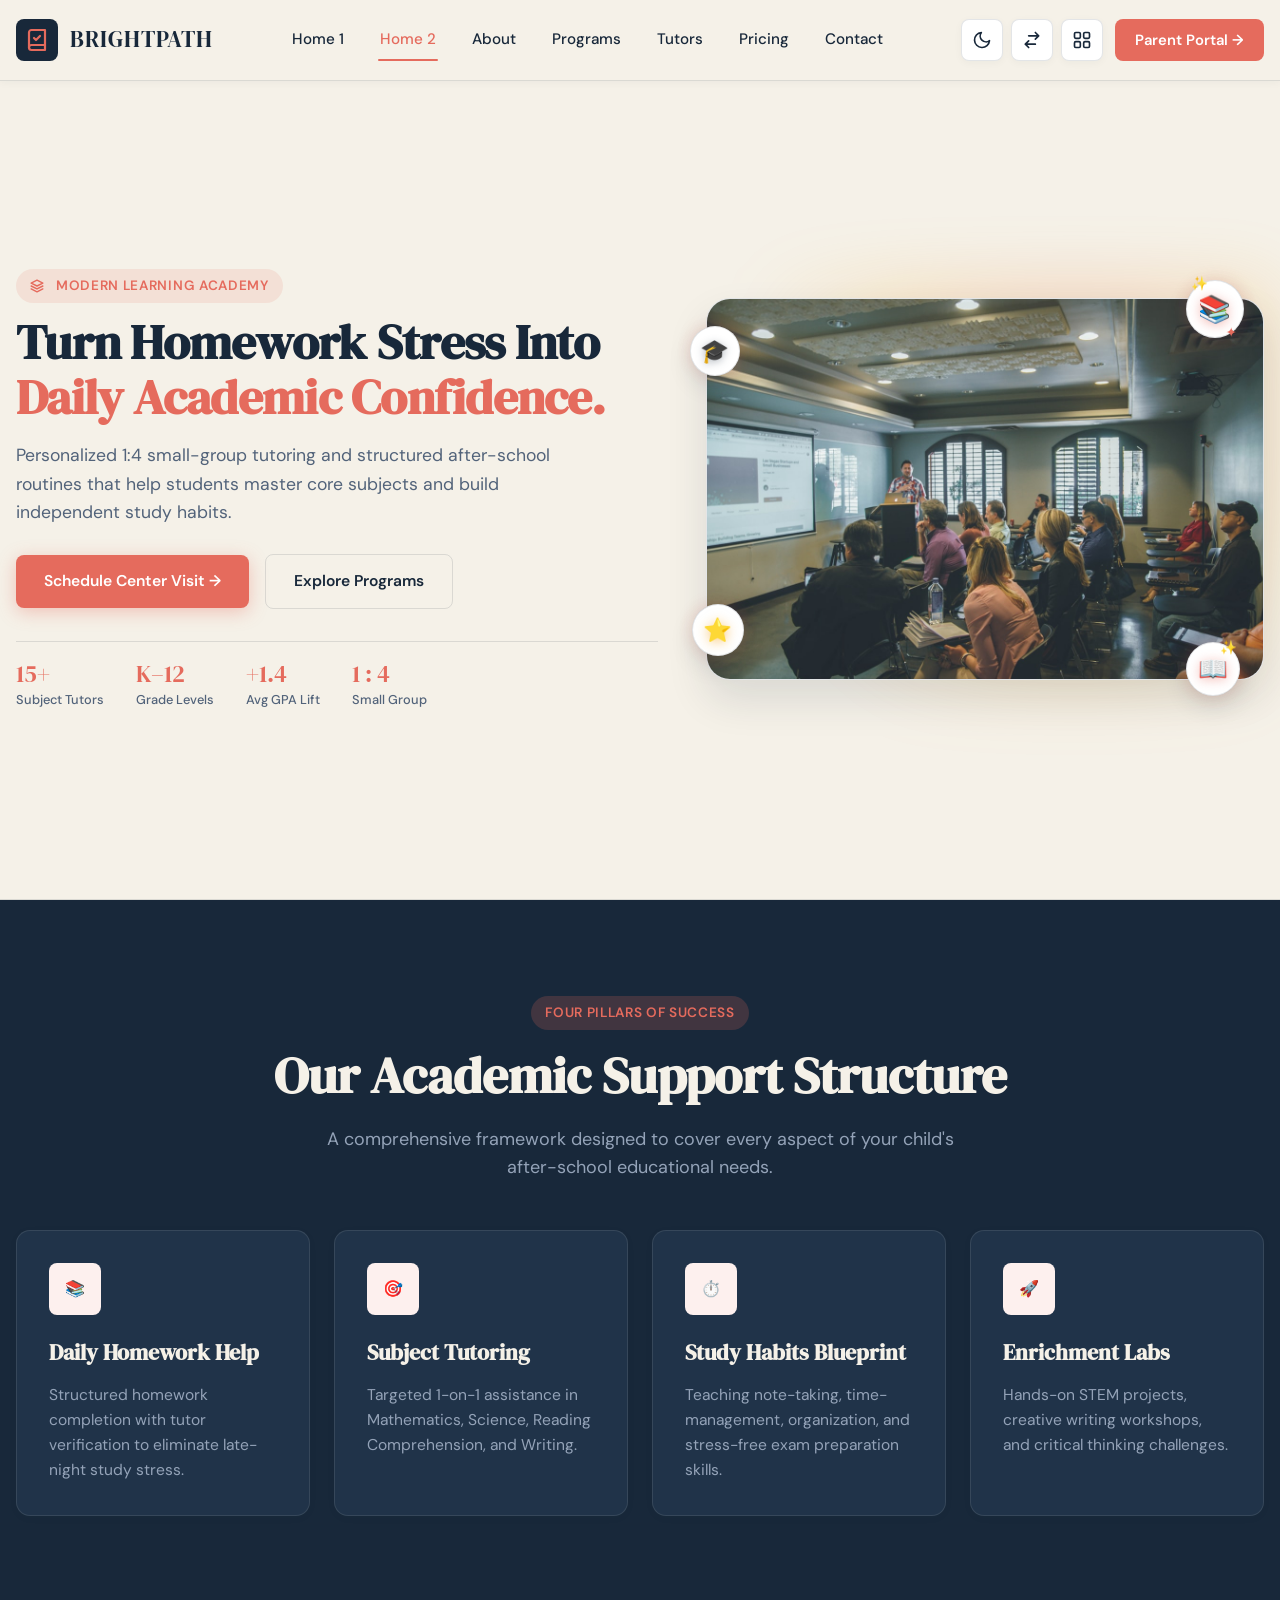
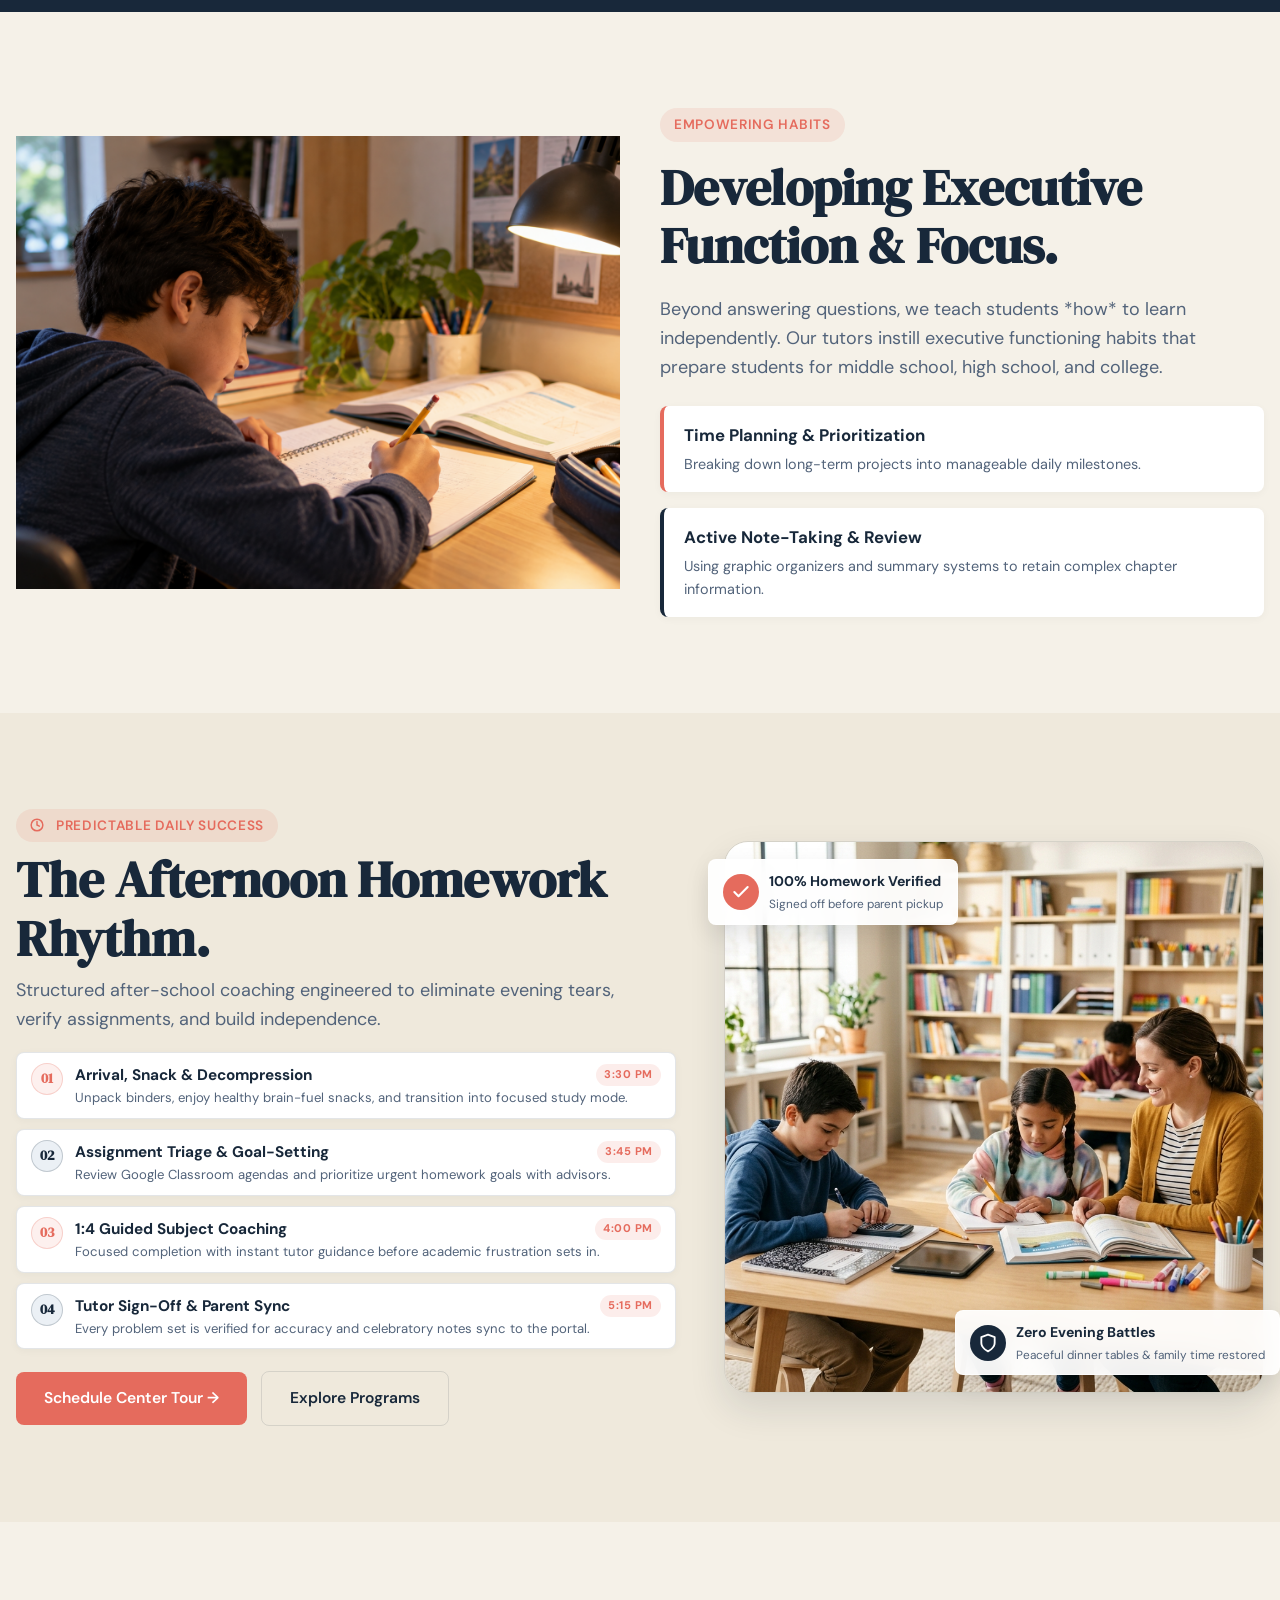
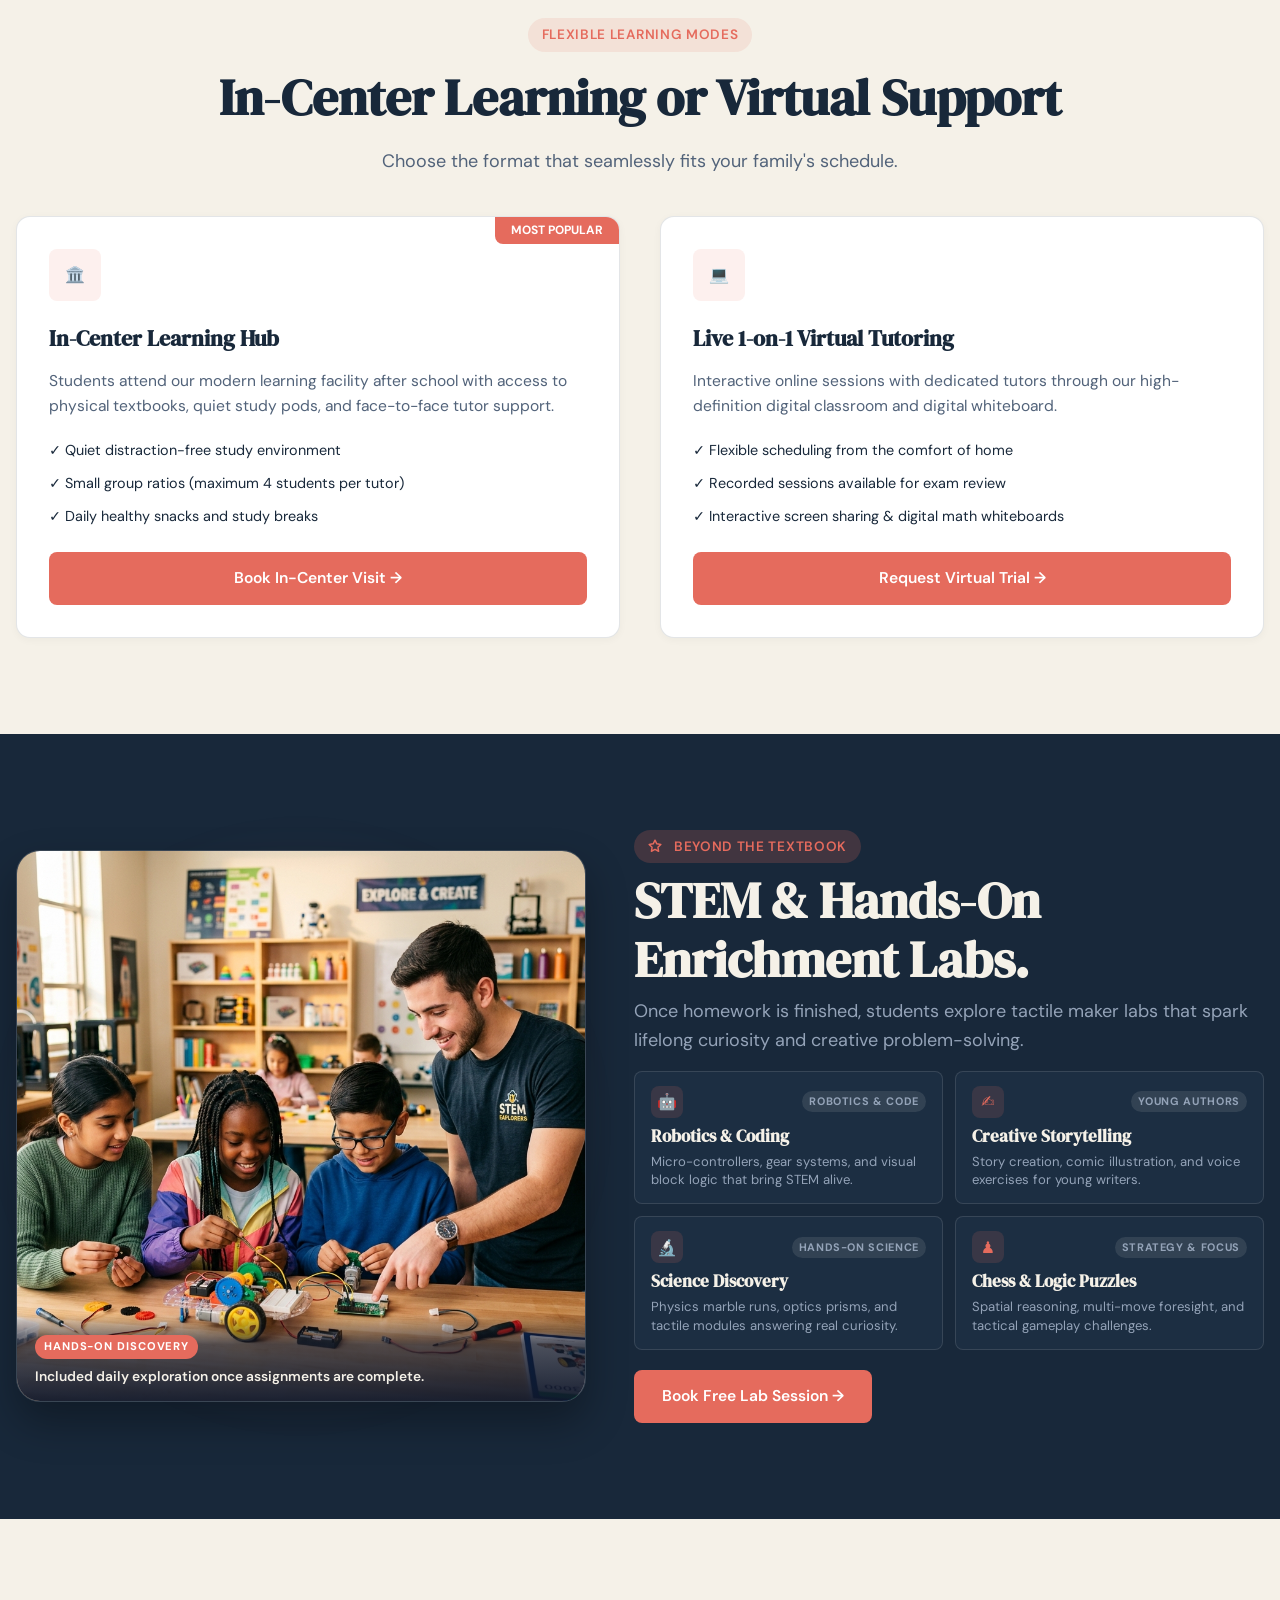
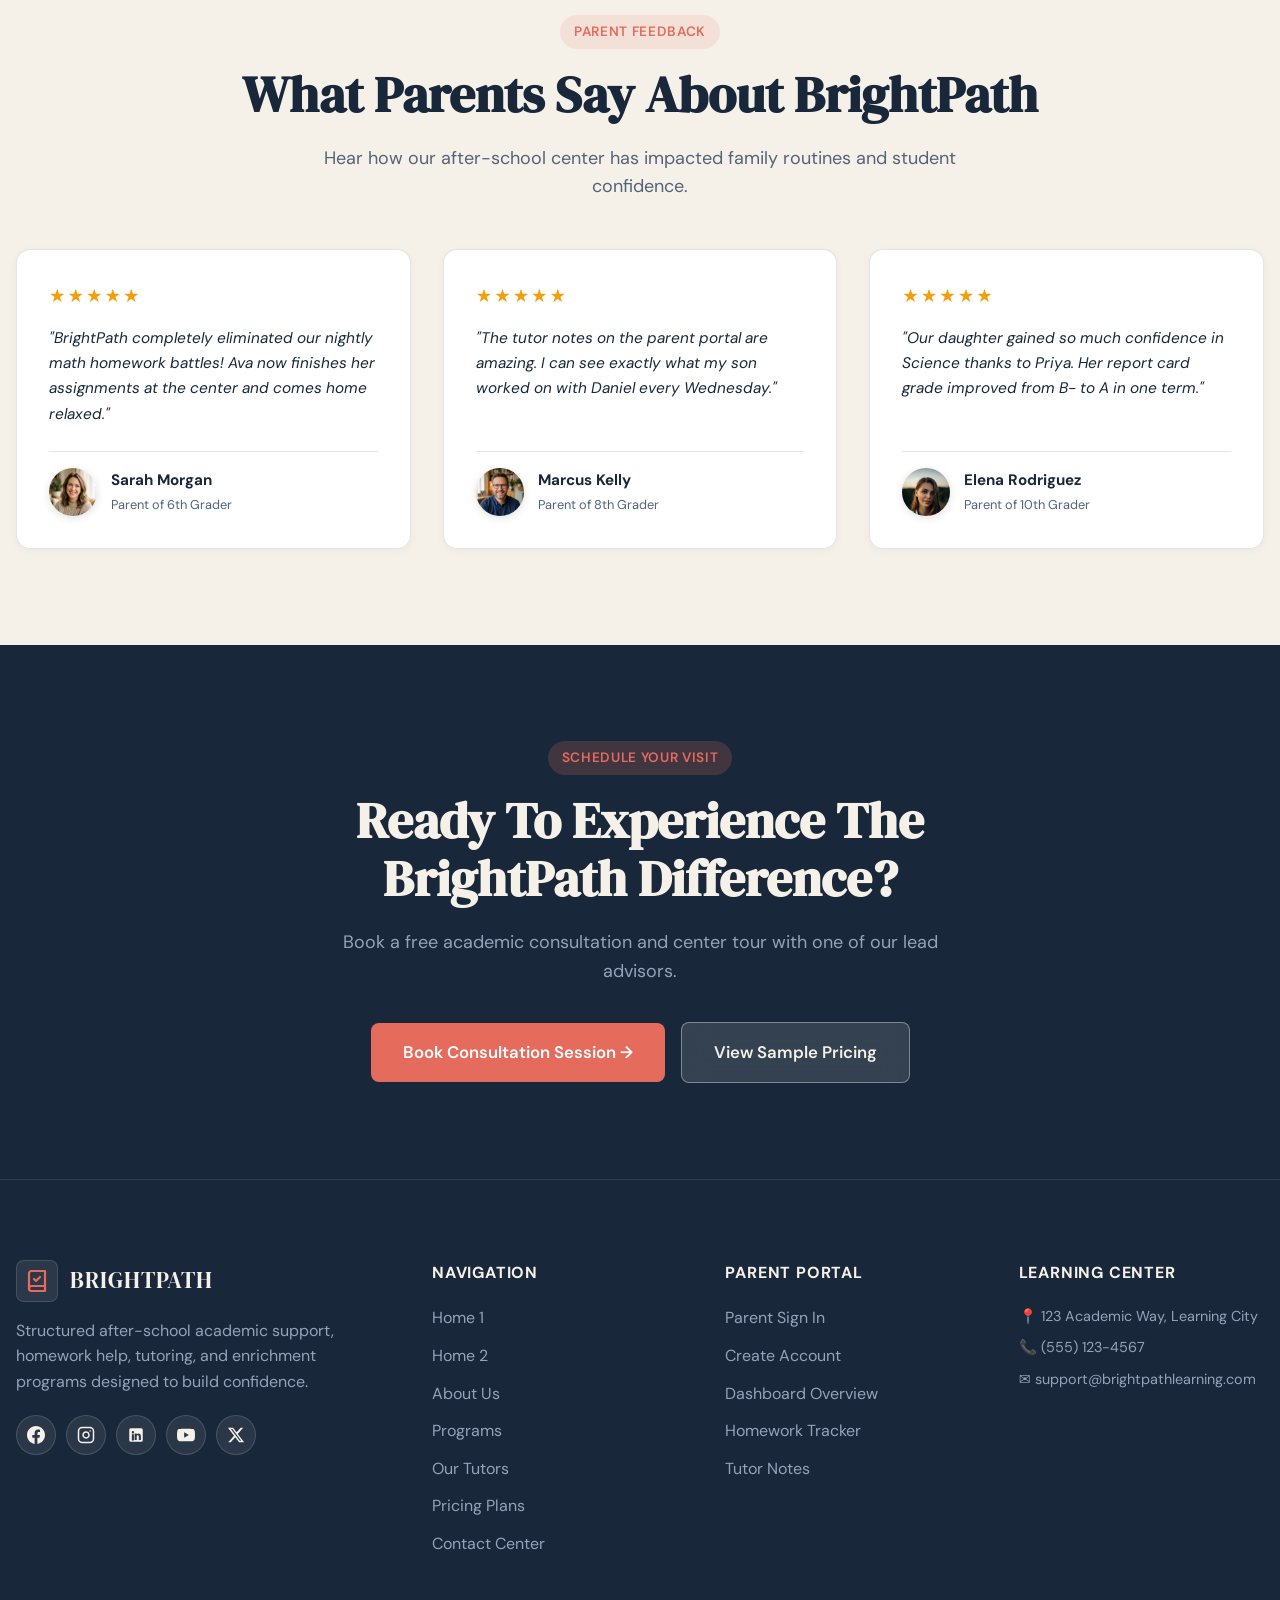
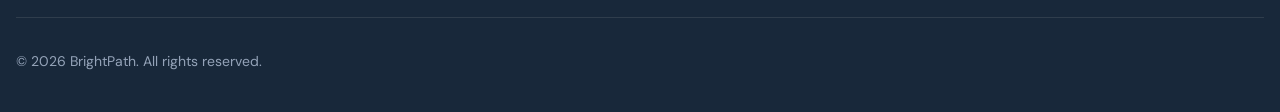
<file: home2.html>
<!DOCTYPE html>
<html lang="en" data-theme="light" dir="ltr">
<head>
  <meta charset="UTF-8" />
  <meta name="viewport" content="width=device-width, initial-scale=1.0" />
  <title>BrightPath | Modern Learning Hub (Home 2)</title>
  <meta name="description" content="Discover BrightPath's modern learning hub: structured after-school homework help, subject tutoring, study skills coaching, and enrichment labs." />
  <link rel="icon" type="image/svg+xml" href="assets/images/favicon.svg" />
  <script>
    (function() {
      var theme = localStorage.getItem('brightpath_theme') || 'light';
      var dir = localStorage.getItem('brightpath_dir') || 'ltr';
      document.documentElement.setAttribute('data-theme', theme);
      document.documentElement.setAttribute('dir', dir);
    })();
  </script>
  <link rel="stylesheet" href="assets/css/style.css" />
</head>
<body>

  <!-- Sticky Global Header -->
  <header class="header">
    <div class="container nav-container">
      <a href="index.html" class="brand-logo">
        <div class="logo-icon">
          <svg width="24" height="24" viewBox="0 0 24 24" fill="none" stroke="currentColor" stroke-width="2.2" stroke-linecap="round" stroke-linejoin="round">
            <path d="M4 19.5A2.5 2.5 0 0 1 6.5 17H20"></path>
            <path d="M6.5 2H20v20H6.5A2.5 2.5 0 0 1 4 19.5v-15A2.5 2.5 0 0 1 6.5 2z"></path>
            <path d="m9 10 2 2 4-4"></path>
          </svg>
        </div>
        <div class="logo-text">
          <span class="logo-name">BRIGHTPATH</span>
        </div>
      </a>

      <nav>
        <ul class="nav-links">
          <li><a href="index.html" class="nav-link">Home 1</a></li>
          <li><a href="home2.html" class="nav-link active">Home 2</a></li>
          <li><a href="about.html" class="nav-link">About</a></li>
          <li><a href="programs.html" class="nav-link">Programs</a></li>
          <li><a href="tutors.html" class="nav-link">Tutors</a></li>
          <li><a href="pricing.html" class="nav-link">Pricing</a></li>
          <li><a href="contact.html" class="nav-link">Contact</a></li>
        </ul>
      </nav>

      <div class="nav-actions">
        <div class="control-pill">
          <button type="button" class="icon-circle-btn js-theme-toggle" aria-label="Toggle Theme" title="Toggle Light/Dark Theme">
            <svg width="20" height="20" viewBox="0 0 24 24" fill="none" stroke="currentColor" stroke-width="2" stroke-linecap="round" stroke-linejoin="round"><circle cx="12" cy="12" r="5"/><line x1="12" y1="1" x2="12" y2="3"/><line x1="12" y1="21" x2="12" y2="23"/><line x1="4.22" y1="4.22" x2="5.64" y2="5.64"/><line x1="18.36" y1="18.36" x2="19.78" y2="19.78"/><line x1="1" y1="12" x2="3" y2="12"/><line x1="21" y1="12" x2="23" y2="12"/><line x1="4.22" y1="19.78" x2="5.64" y2="18.36"/><line x1="18.36" y1="5.64" x2="19.78" y2="4.22"/></svg>
          </button>
          <button type="button" class="icon-circle-btn js-rtl-toggle" aria-label="Toggle Direction" title="Toggle LTR/RTL Layout">
            <svg width="20" height="20" viewBox="0 0 24 24" fill="none" stroke="currentColor" stroke-width="2" stroke-linecap="round" stroke-linejoin="round"><path d="M8 7h12m0 0l-4-4m4 4l-4 4m0 6H4m0 0l4 4m-4-4l4-4"/></svg>
          </button>
          <a href="dashboard.html" class="icon-circle-btn" aria-label="Parent Portal Dashboard" title="Parent Portal Dashboard">
            <svg width="20" height="20" viewBox="0 0 24 24" fill="none" stroke="currentColor" stroke-width="2" stroke-linecap="round" stroke-linejoin="round"><rect x="3" y="3" width="7" height="7" rx="1.5"/><rect x="14" y="3" width="7" height="7" rx="1.5"/><rect x="14" y="14" width="7" height="7" rx="1.5"/><rect x="3" y="14" width="7" height="7" rx="1.5"/></svg>
          </a>
        </div>
        <a href="login.html" class="btn btn-primary">Parent Portal →</a>
        <button class="menu-toggle" id="menuToggle" aria-label="Open Navigation Menu">
          <svg width="26" height="26" viewBox="0 0 24 24" fill="none" stroke="currentColor" stroke-width="2"><line x1="3" y1="12" x2="21" y2="12"></line><line x1="3" y1="6" x2="21" y2="6"></line><line x1="3" y1="18" x2="21" y2="18"></line></svg>
        </button>
      </div>
    </div>
  </header>

  <!-- Mobile Off-Canvas Drawer Navigation -->
  <div class="mobile-drawer" id="mobileDrawer" aria-hidden="true">
    <div class="drawer-backdrop" id="drawerBackdrop"></div>
    <div class="drawer-content">
      <div class="drawer-header">
        <div class="brand-logo">
          <div class="logo-icon"><svg width="20" height="20" viewBox="0 0 24 24" fill="none" stroke="currentColor" stroke-width="2"><path d="M4 19.5A2.5 2.5 0 0 1 6.5 17H20"></path><path d="M6.5 2H20v20H6.5A2.5 2.5 0 0 1 4 19.5v-15A2.5 2.5 0 0 1 6.5 2z"></path></svg></div>
          <span class="logo-name">BRIGHTPATH</span>
        </div>
        <button class="drawer-close" id="drawerClose" aria-label="Close Navigation Menu">✕</button>
      </div>
      <ul class="drawer-links">
        <li><a href="index.html" class="drawer-link">Home 1</a></li>
        <li><a href="home2.html" class="drawer-link active">Home 2</a></li>
        <li><a href="about.html" class="drawer-link">About</a></li>
        <li><a href="programs.html" class="drawer-link">Programs</a></li>
        <li><a href="tutors.html" class="drawer-link">Tutors</a></li>
        <li><a href="pricing.html" class="drawer-link">Pricing</a></li>
        <li><a href="contact.html" class="drawer-link">Contact</a></li>
      </ul>
      <div class="drawer-controls">
        <div class="control-pill">
          <button type="button" class="icon-circle-btn js-theme-toggle" aria-label="Toggle Theme" title="Toggle Light/Dark Theme">
            <svg width="20" height="20" viewBox="0 0 24 24" fill="none" stroke="currentColor" stroke-width="2" stroke-linecap="round" stroke-linejoin="round"><circle cx="12" cy="12" r="5"/><line x1="12" y1="1" x2="12" y2="3"/><line x1="12" y1="21" x2="12" y2="23"/><line x1="4.22" y1="4.22" x2="5.64" y2="5.64"/><line x1="18.36" y1="18.36" x2="19.78" y2="19.78"/><line x1="1" y1="12" x2="3" y2="12"/><line x1="21" y1="12" x2="23" y2="12"/><line x1="4.22" y1="19.78" x2="5.64" y2="18.36"/><line x1="18.36" y1="5.64" x2="19.78" y2="4.22"/></svg>
          </button>
          <button type="button" class="icon-circle-btn js-rtl-toggle" aria-label="Toggle Direction" title="Toggle LTR/RTL Layout">
            <svg width="20" height="20" viewBox="0 0 24 24" fill="none" stroke="currentColor" stroke-width="2" stroke-linecap="round" stroke-linejoin="round"><path d="M8 7h12m0 0l-4-4m4 4l-4 4m0 6H4m0 0l4 4m-4-4l4-4"/></svg>
          </button>
          <a href="dashboard.html" class="icon-circle-btn" aria-label="Parent Portal Dashboard" title="Parent Portal Dashboard">
            <svg width="20" height="20" viewBox="0 0 24 24" fill="none" stroke="currentColor" stroke-width="2" stroke-linecap="round" stroke-linejoin="round"><rect x="3" y="3" width="7" height="7" rx="1.5"/><rect x="14" y="3" width="7" height="7" rx="1.5"/><rect x="14" y="14" width="7" height="7" rx="1.5"/><rect x="3" y="14" width="7" height="7" rx="1.5"/></svg>
          </a>
        </div>
        <a href="login.html" class="btn btn-primary" style="width: 100%;">Parent Portal →</a>
      </div>
    </div>
  </div>

  <main>
    <!-- HOME 2 SECTION 01 — SPLIT HERO (CONTENT LEFT, IMAGE RIGHT, NO BG IMAGE, IN VIEWPORT) -->
    <section class="hero-split" id="home2Hero">
      <div class="container">
        <div class="hero-split-grid">
        
        <!-- Left Column: Concise & Engaging Content (Kept above the fold) -->
        <div class="hero-split-content">
          <span class="section-tag">
            <svg width="14" height="14" viewBox="0 0 24 24" fill="none" stroke="currentColor" stroke-width="2.5" stroke-linecap="round" stroke-linejoin="round" style="margin-inline-end: 4px;"><path d="M12 2L2 7l10 5 10-5-10-5zM2 17l10 5 10-5M2 12l10 5 10-5"/></svg>
            Modern Learning Academy
          </span>

          <h1 class="hero-split-title">Turn Homework Stress Into <span class="hero-title-accent">Daily Academic Confidence.</span></h1>

          <p class="hero-split-lead">Personalized 1:4 small-group tutoring and structured after-school routines that help students master core subjects and build independent study habits.</p>


          <!-- Action CTAs -->
          <div class="hero-split-actions">
            <button type="button" class="btn btn-primary js-book-trigger" data-session="Home 2 Center Tour">Schedule Center Visit →</button>
            <a href="programs.html" class="btn btn-secondary">Explore Programs</a>
          </div>

          <!-- Live Metrics Strip -->
          <div class="hero-split-metrics">
            <div class="hero-metric-item">
              <span class="hero-metric-val">15+</span>
              <span class="hero-metric-label">Subject Tutors</span>
            </div>
            <div class="hero-metric-item">
              <span class="hero-metric-val">K–12</span>
              <span class="hero-metric-label">Grade Levels</span>
            </div>
            <div class="hero-metric-item">
              <span class="hero-metric-val">+1.4</span>
              <span class="hero-metric-label">Avg GPA Lift</span>
            </div>
            <div class="hero-metric-item">
              <span class="hero-metric-val">1 : 4</span>
              <span class="hero-metric-label">Small Group</span>
            </div>
          </div>
        </div>

        <!-- Right Column: Hero Media & Floating Animated Visual Stickers (Pure Graphics, No Text) -->
        <div class="hero-split-media">
          <!-- Ambient Glowing Aura -->
          <div class="hero-media-aura" aria-hidden="true"></div>

          <!-- Floating Animated Book Sticker (Top Right) -->
          <div class="hero-visual-sticker sticker-book-top" title="Interactive Reading & STEM Labs" aria-hidden="true">
            <span class="sticker-sparkle sticker-sparkle-1">✨</span>
            <span class="sticker-icon animated-book-icon">📚</span>
            <span class="sticker-sparkle sticker-sparkle-2">✦</span>
          </div>

          <!-- Floating Graduation Cap Sticker (Top Left) -->
          <div class="hero-visual-sticker sticker-grad-left" title="Academic Excellence" aria-hidden="true">
            <span class="sticker-icon animated-grad-icon">🎓</span>
          </div>

          <!-- Main Classroom Media Frame -->
          <div class="hero-split-image-wrapper">
            <img src="assets/images/classroom-learning.png" alt="Students learning in BrightPath interactive after-school classroom" width="600" height="380" />
          </div>
          
          <!-- Floating Glowing Star Sticker (Bottom Left) -->
          <div class="hero-visual-sticker sticker-star-bottom-left" title="Top Rated 4.9/5 Center" aria-hidden="true">
            <span class="sticker-icon animated-star-icon">⭐</span>
          </div>

          <!-- Floating Open Book & Sparkle Sticker (Bottom Right) -->
          <div class="hero-visual-sticker sticker-book-bottom-right" title="100% Homework Mastery" aria-hidden="true">
            <span class="sticker-icon animated-openbook-icon">📖</span>
            <span class="sticker-sparkle sticker-sparkle-3">✨</span>
          </div>
        </div>
      </div>
    </section>

    <!-- HOME 2 SECTION 02 — ACADEMIC PILLARS -->
    <section class="section section-dark" id="academicPillars">
      <div class="container">
        <div style="text-align: center; margin-bottom: 48px;">
          <span class="section-tag" style="background:rgba(229,107,93,0.2);">Four Pillars of Success</span>
          <h2 class="section-title" style="color:var(--ivory-100);">Our Academic Support Structure</h2>
          <p class="section-subtitle" style="color:var(--slate-400); margin-inline:auto;">A comprehensive framework designed to cover every aspect of your child's after-school educational needs.</p>
        </div>

        <div class="grid-4">
          <div class="card" style="background:var(--navy-800); border-color:rgba(245,241,232,0.1);">
            <div class="card-icon">📚</div>
            <h3 class="card-title" style="color:var(--ivory-100);">Daily Homework Help</h3>
            <p class="card-desc" style="color:var(--slate-400);">Structured homework completion with tutor verification to eliminate late-night study stress.</p>
          </div>

          <div class="card" style="background:var(--navy-800); border-color:rgba(245,241,232,0.1);">
            <div class="card-icon">🎯</div>
            <h3 class="card-title" style="color:var(--ivory-100);">Subject Tutoring</h3>
            <p class="card-desc" style="color:var(--slate-400);">Targeted 1-on-1 assistance in Mathematics, Science, Reading Comprehension, and Writing.</p>
          </div>

          <div class="card" style="background:var(--navy-800); border-color:rgba(245,241,232,0.1);">
            <div class="card-icon">⏱️</div>
            <h3 class="card-title" style="color:var(--ivory-100);">Study Habits Blueprint</h3>
            <p class="card-desc" style="color:var(--slate-400);">Teaching note-taking, time-management, organization, and stress-free exam preparation skills.</p>
          </div>

          <div class="card" style="background:var(--navy-800); border-color:rgba(245,241,232,0.1);">
            <div class="card-icon">🚀</div>
            <h3 class="card-title" style="color:var(--ivory-100);">Enrichment Labs</h3>
            <p class="card-desc" style="color:var(--slate-400);">Hands-on STEM projects, creative writing workshops, and critical thinking challenges.</p>
          </div>
        </div>
      </div>
    </section>

    <!-- HOME 2 SECTION 03 — HOMEWORK & STUDY HABITS BLUEPRINT -->
    <section class="section" id="studyHabitsSection">
      <div class="container">
        <div class="grid-2" style="align-items: center;">
          <div class="hero-image-frame">
            <img src="assets/images/3.png" alt="Clean modern after-school study center" />
          </div>
          <div>
            <span class="section-tag">Empowering Habits</span>
            <h2 class="section-title">Developing Executive Function & Focus.</h2>
            <p class="section-subtitle" style="margin-bottom:24px;">Beyond answering questions, we teach students *how* to learn independently. Our tutors instill executive functioning habits that prepare students for middle school, high school, and college.</p>
            <div style="display:flex; flex-direction:column; gap:16px;">
              <div style="background:var(--bg-card); padding:16px 20px; border-radius:var(--radius-sm); border-inline-start:4px solid var(--coral-500); box-shadow:var(--shadow-sm);">
                <h4 style="font-weight:700; font-size:1.05rem; margin-bottom:4px;">Time Planning & Prioritization</h4>
                <p style="font-size:0.9rem; color:var(--text-muted);">Breaking down long-term projects into manageable daily milestones.</p>
              </div>
              <div style="background:var(--bg-card); padding:16px 20px; border-radius:var(--radius-sm); border-inline-start:4px solid var(--navy-900); box-shadow:var(--shadow-sm);">
                <h4 style="font-weight:700; font-size:1.05rem; margin-bottom:4px;">Active Note-Taking & Review</h4>
                <p style="font-size:0.9rem; color:var(--text-muted);">Using graphic organizers and summary systems to retain complex chapter information.</p>
              </div>
            </div>
          </div>
        </div>
      </div>
    </section>

    <!-- HOME 2 SECTION: THE AFTERNOON ROUTINE (Content Left, Interactive Schedule Flow, Unique Visual Right) -->
    <section class="section" style="background: var(--bg-secondary);" id="afternoonRoutineSection">
      <div class="container">
        <div class="routine-split-grid">
          <!-- Left Column: Content & 4-Stage Timeline Cards -->
          <div>
            <span class="section-tag" style="margin-bottom: 8px;">
              <svg width="14" height="14" viewBox="0 0 24 24" fill="none" stroke="currentColor" stroke-width="2.5" stroke-linecap="round" stroke-linejoin="round" style="margin-inline-end: 4px;"><circle cx="12" cy="12" r="10"></circle><polyline points="12 6 12 12 16 14"></polyline></svg>
              Predictable Daily Success
            </span>
            <h2 class="section-title" style="margin-bottom: 8px;">The Afternoon Homework Rhythm.</h2>
            <p class="section-subtitle" style="margin-bottom: 14px;">Structured after-school coaching engineered to eliminate evening tears, verify assignments, and build independence.</p>

            <div class="routine-steps-list">
              <!-- Step 1 -->
              <div class="routine-step-card">
                <div class="routine-step-badge">01</div>
                <div class="routine-step-info">
                  <div class="routine-step-header">
                    <h3 class="routine-step-title">Arrival, Snack & Decompression</h3>
                    <span class="routine-step-time">3:30 PM</span>
                  </div>
                  <p class="routine-step-desc">Unpack binders, enjoy healthy brain-fuel snacks, and transition into focused study mode.</p>
                </div>
              </div>

              <!-- Step 2 -->
              <div class="routine-step-card">
                <div class="routine-step-badge badge-navy">02</div>
                <div class="routine-step-info">
                  <div class="routine-step-header">
                    <h3 class="routine-step-title">Assignment Triage & Goal-Setting</h3>
                    <span class="routine-step-time">3:45 PM</span>
                  </div>
                  <p class="routine-step-desc">Review Google Classroom agendas and prioritize urgent homework goals with advisors.</p>
                </div>
              </div>

              <!-- Step 3 -->
              <div class="routine-step-card">
                <div class="routine-step-badge">03</div>
                <div class="routine-step-info">
                  <div class="routine-step-header">
                    <h3 class="routine-step-title">1:4 Guided Subject Coaching</h3>
                    <span class="routine-step-time">4:00 PM</span>
                  </div>
                  <p class="routine-step-desc">Focused completion with instant tutor guidance before academic frustration sets in.</p>
                </div>
              </div>

              <!-- Step 4 -->
              <div class="routine-step-card">
                <div class="routine-step-badge badge-navy">04</div>
                <div class="routine-step-info">
                  <div class="routine-step-header">
                    <h3 class="routine-step-title">Tutor Sign-Off & Parent Sync</h3>
                    <span class="routine-step-time">5:15 PM</span>
                  </div>
                  <p class="routine-step-desc">Every problem set is verified for accuracy and celebratory notes sync to the portal.</p>
                </div>
              </div>
            </div>

            <div style="display: flex; gap: 14px; align-items: center; flex-wrap: wrap;">
              <button type="button" class="btn btn-primary js-book-trigger" data-session="After-School Routine Tour">Schedule Center Tour →</button>
              <a href="programs.html" class="btn btn-secondary">Explore Programs</a>
            </div>
          </div>

          <!-- Right Column: Featured Image with Floating Glass Cards -->
          <div class="routine-media-wrap">
            <!-- Floating Card Top -->
            <div class="floating-glass-card card-top-float">
              <div class="floating-icon-circle">
                <svg width="20" height="20" viewBox="0 0 24 24" fill="none" stroke="currentColor" stroke-width="2.5" stroke-linecap="round" stroke-linejoin="round"><polyline points="20 6 9 17 4 12"></polyline></svg>
              </div>
              <div>
                <div class="floating-glass-title">100% Homework Verified</div>
                <div class="floating-glass-sub">Signed off before parent pickup</div>
              </div>
            </div>

            <!-- Main Photographic Frame -->
            <div class="routine-image-frame">
              <img src="assets/images/afternoon-routine.jpg" alt="Dedicated BrightPath mentor guiding small group students through after-school assignments" width="600" height="500" loading="lazy" />
            </div>

            <!-- Floating Card Bottom -->
            <div class="floating-glass-card card-bottom-float">
              <div class="floating-icon-circle icon-navy">
                <svg width="20" height="20" viewBox="0 0 24 24" fill="none" stroke="currentColor" stroke-width="2.2" stroke-linecap="round" stroke-linejoin="round"><path d="M12 22s8-4 8-10V5l-8-3-8 3v7c0 6 8 10 8 10z"></path></svg>
              </div>
              <div>
                <div class="floating-glass-title">Zero Evening Battles</div>
                <div class="floating-glass-sub">Peaceful dinner tables & family time restored</div>
              </div>
            </div>
          </div>
        </div>
      </div>
    </section>

    <!-- HOME 2 SECTION 04 — VIRTUAL & IN-PERSON LEARNING HUB -->
    <section class="section" id="learningHubSection">
      <div class="container">
        <div style="text-align: center; margin-bottom: 40px;">
          <span class="section-tag">Flexible Learning Modes</span>
          <h2 class="section-title">In-Center Learning or Virtual Support</h2>
          <p class="section-subtitle" style="margin-inline: auto;">Choose the format that seamlessly fits your family's schedule.</p>
        </div>

        <div class="grid-2">
          <div class="card" style="position:relative; overflow:hidden;">
            <div style="position:absolute; top:0; inset-inline-end:0; background:var(--coral-500); color:white; padding:4px 16px; border-bottom-left-radius:var(--radius-sm); font-size:0.75rem; font-weight:700;">MOST POPULAR</div>
            <div class="card-icon">🏛️</div>
            <h3 class="card-title">In-Center Learning Hub</h3>
            <p class="card-desc" style="margin-bottom:20px;">Students attend our modern learning facility after school with access to physical textbooks, quiet study pods, and face-to-face tutor support.</p>
            <ul style="list-style:none; display:flex; flex-direction:column; gap:10px; font-size:0.9rem; margin-bottom:24px;">
              <li>✓ Quiet distraction-free study environment</li>
              <li>✓ Small group ratios (maximum 4 students per tutor)</li>
              <li>✓ Daily healthy snacks and study breaks</li>
            </ul>
            <button class="btn btn-primary js-book-trigger" data-session="In-Center Session" style="width:100%; margin-top:auto;">Book In-Center Visit →</button>
          </div>

          <div class="card">
            <div class="card-icon">💻</div>
            <h3 class="card-title">Live 1-on-1 Virtual Tutoring</h3>
            <p class="card-desc" style="margin-bottom:20px;">Interactive online sessions with dedicated tutors through our high-definition digital classroom and digital whiteboard.</p>
            <ul style="list-style:none; display:flex; flex-direction:column; gap:10px; font-size:0.9rem; margin-bottom:24px;">
              <li>✓ Flexible scheduling from the comfort of home</li>
              <li>✓ Recorded sessions available for exam review</li>
              <li>✓ Interactive screen sharing & digital math whiteboards</li>
            </ul>
            <button class="btn btn-primary js-book-trigger" data-session="Virtual Session" style="width:100%; margin-top:auto;">Request Virtual Trial →</button>
          </div>
        </div>
      </div>
    </section>

    <!-- HOME 2 SECTION: ENRICHMENT & STEM INNOVATION LABS (Unique Visual Left, 2x2 Feature Matrix Right) -->
    <section class="section section-dark" id="enrichmentLabsSection">
      <div class="container">
        <div class="labs-split-grid">
          <!-- Left Column: Visual Showcase with Glowing Aura & Overlaid Banner -->
          <div class="labs-media-wrap">
            <div class="labs-media-aura" aria-hidden="true"></div>
            <div class="labs-image-frame">
              <img src="assets/images/stem-innovation-lab.jpg" alt="Young students collaborating enthusiastically on robotics and engineering circuitry models in BrightPath STEM workshop" width="600" height="500" loading="lazy" />
              <div class="labs-banner-overlay">
                <span class="labs-banner-pill">Hands-On Discovery</span>
                <p class="labs-banner-text">Included daily exploration once assignments are complete.</p>
              </div>
            </div>
          </div>

          <!-- Right Column: Narrative & 2x2 Lab Feature Matrix -->
          <div>
            <span class="section-tag" style="background: rgba(229, 107, 93, 0.2); color: var(--coral-500); margin-bottom: 8px;">
              <svg width="14" height="14" viewBox="0 0 24 24" fill="none" stroke="currentColor" stroke-width="2.5" stroke-linecap="round" stroke-linejoin="round" style="margin-inline-end: 4px;"><polygon points="12 2 15.09 8.26 22 9.27 17 14.14 18.18 21.02 12 17.77 5.82 21.02 7 14.14 2 9.27 8.91 8.26 12 2"></polygon></svg>
              Beyond The Textbook
            </span>
            <h2 class="section-title" style="color: var(--ivory-100); margin-bottom: 8px;">STEM & Hands-On Enrichment Labs.</h2>
            <p class="section-subtitle" style="color: var(--slate-400); margin-bottom: 14px;">Once homework is finished, students explore tactile maker labs that spark lifelong curiosity and creative problem-solving.</p>

            <div class="labs-grid-2x2">
              <!-- Lab 1 -->
              <div class="lab-item-card">
                <div class="lab-item-top">
                  <div class="lab-item-icon">🤖</div>
                  <span class="lab-item-tag">Robotics & Code</span>
                </div>
                <h3 class="lab-item-title">Robotics & Coding</h3>
                <p class="lab-item-desc">Micro-controllers, gear systems, and visual block logic that bring STEM alive.</p>
              </div>

              <!-- Lab 2 -->
              <div class="lab-item-card">
                <div class="lab-item-top">
                  <div class="lab-item-icon">✍️</div>
                  <span class="lab-item-tag">Young Authors</span>
                </div>
                <h3 class="lab-item-title">Creative Storytelling</h3>
                <p class="lab-item-desc">Story creation, comic illustration, and voice exercises for young writers.</p>
              </div>

              <!-- Lab 3 -->
              <div class="lab-item-card">
                <div class="lab-item-top">
                  <div class="lab-item-icon">🔬</div>
                  <span class="lab-item-tag">Hands-On Science</span>
                </div>
                <h3 class="lab-item-title">Science Discovery</h3>
                <p class="lab-item-desc">Physics marble runs, optics prisms, and tactile modules answering real curiosity.</p>
              </div>

              <!-- Lab 4 -->
              <div class="lab-item-card">
                <div class="lab-item-top">
                  <div class="lab-item-icon">♟️</div>
                  <span class="lab-item-tag">Strategy & Focus</span>
                </div>
                <h3 class="lab-item-title">Chess & Logic Puzzles</h3>
                <p class="lab-item-desc">Spatial reasoning, multi-move foresight, and tactical gameplay challenges.</p>
              </div>
            </div>

            <div style="display: flex; gap: 14px; align-items: center; flex-wrap: wrap;">
              <button type="button" class="btn btn-primary js-book-trigger" data-session="Enrichment Lab Trial">Book Free Lab Session →</button>
            </div>
          </div>
        </div>
      </div>
    </section>

    <!-- HOME 2 SECTION 05 — PARENT TESTIMONIALS & SUCCESS STORIES -->
    <section class="section" id="testimonialsSection">
      <div class="container">
        <div style="text-align: center; margin-bottom: 48px;">
          <span class="section-tag">Parent Feedback</span>
          <h2 class="section-title">What Parents Say About BrightPath</h2>
          <p class="section-subtitle" style="margin-inline: auto;">Hear how our after-school center has impacted family routines and student confidence.</p>
        </div>

        <div class="grid-3" style="align-items: stretch;">
          <div class="card" style="display: flex; flex-direction: column; height: 100%;">
            <div style="color: #F59E0B; font-size: 1.15rem; margin-bottom: 14px; letter-spacing: 2px;">★★★★★</div>
            <p style="font-style: italic; font-size: 0.96rem; line-height: 1.65; color: var(--text-primary); margin-bottom: 24px; flex-grow: 1;">
              "BrightPath completely eliminated our nightly math homework battles! Ava now finishes her assignments at the center and comes home relaxed."
            </p>
            <div style="display: flex; align-items: center; gap: 14px; margin-top: auto; padding-top: 16px; border-top: 1px solid var(--border-color);">
              <img src="assets/images/parent-sarah.jpg" alt="Sarah Morgan" style="width: 48px; height: 48px; border-radius: 50%; object-fit: cover; object-position: center top; flex-shrink: 0; box-shadow: 0 2px 8px rgba(0,0,0,0.12);" />
              <div>
                <div style="font-weight: 700; font-size: 0.95rem; color: var(--text-primary); margin-bottom: 2px;">Sarah Morgan</div>
                <div style="font-size: 0.8rem; color: var(--text-muted);">Parent of 6th Grader</div>
              </div>
            </div>
          </div>

          <div class="card" style="display: flex; flex-direction: column; height: 100%;">
            <div style="color: #F59E0B; font-size: 1.15rem; margin-bottom: 14px; letter-spacing: 2px;">★★★★★</div>
            <p style="font-style: italic; font-size: 0.96rem; line-height: 1.65; color: var(--text-primary); margin-bottom: 24px; flex-grow: 1;">
              "The tutor notes on the parent portal are amazing. I can see exactly what my son worked on with Daniel every Wednesday."
            </p>
            <div style="display: flex; align-items: center; gap: 14px; margin-top: auto; padding-top: 16px; border-top: 1px solid var(--border-color);">
              <img src="assets/images/parent-marcus.jpg" alt="Marcus Kelly" style="width: 48px; height: 48px; border-radius: 50%; object-fit: cover; object-position: center top; flex-shrink: 0; box-shadow: 0 2px 8px rgba(0,0,0,0.12);" />
              <div>
                <div style="font-weight: 700; font-size: 0.95rem; color: var(--text-primary); margin-bottom: 2px;">Marcus Kelly</div>
                <div style="font-size: 0.8rem; color: var(--text-muted);">Parent of 8th Grader</div>
              </div>
            </div>
          </div>

          <div class="card" style="display: flex; flex-direction: column; height: 100%;">
            <div style="color: #F59E0B; font-size: 1.15rem; margin-bottom: 14px; letter-spacing: 2px;">★★★★★</div>
            <p style="font-style: italic; font-size: 0.96rem; line-height: 1.65; color: var(--text-primary); margin-bottom: 24px; flex-grow: 1;">
              "Our daughter gained so much confidence in Science thanks to Priya. Her report card grade improved from B- to A in one term."
            </p>
            <div style="display: flex; align-items: center; gap: 14px; margin-top: auto; padding-top: 16px; border-top: 1px solid var(--border-color);">
              <img src="assets/images/parent-elena.png" alt="Elena Rodriguez" style="width: 48px; height: 48px; border-radius: 50%; object-fit: cover; object-position: center top; flex-shrink: 0; box-shadow: 0 2px 8px rgba(0,0,0,0.12);" />
              <div>
                <div style="font-weight: 700; font-size: 0.95rem; color: var(--text-primary); margin-bottom: 2px;">Elena Rodriguez</div>
                <div style="font-size: 0.8rem; color: var(--text-muted);">Parent of 10th Grader</div>
              </div>
            </div>
          </div>
        </div>
      </div>
    </section>

    <!-- HOME 2 SECTION 06 — ENROLLMENT CONSULTATION CTA -->
    <section class="section section-dark" style="text-align: center;" id="home2Cta">
      <div class="container">
        <span class="section-tag" style="background:rgba(229,107,93,0.2);">Schedule Your Visit</span>
        <h2 class="section-title" style="color:var(--ivory-100); max-width:720px; margin-inline:auto;">Ready To Experience The BrightPath Difference?</h2>
        <p class="section-subtitle" style="color:var(--slate-400); margin-inline:auto; margin-bottom:36px;">Book a free academic consultation and center tour with one of our lead advisors.</p>
        <div class="cta-actions-group">
          <button class="btn btn-primary js-book-trigger" data-session="Home 2 Final Consultation">Book Consultation Session →</button>
          <a href="pricing.html" class="btn btn-secondary-light">View Sample Pricing</a>
        </div>
      </div>
    </section>
  </main>

  <!-- Global Footer -->
  <footer class="footer">
    <div class="container">
      <div class="footer-grid">
        <div class="footer-brand">
          <a href="index.html" class="brand-logo">
            <div class="logo-icon">
              <svg width="24" height="24" viewBox="0 0 24 24" fill="none" stroke="currentColor" stroke-width="2.2" stroke-linecap="round" stroke-linejoin="round">
                <path d="M4 19.5A2.5 2.5 0 0 1 6.5 17H20"></path>
                <path d="M6.5 2H20v20H6.5A2.5 2.5 0 0 1 4 19.5v-15A2.5 2.5 0 0 1 6.5 2z"></path>
                <path d="m9 10 2 2 4-4"></path>
              </svg>
            </div>
            <div class="logo-text">
              <span class="logo-name">BRIGHTPATH</span>
            </div>
          </a>
          <p>Structured after-school academic support, homework help, tutoring, and enrichment programs designed to build confidence.</p>
          <div class="footer-social-links" style="margin-top:20px; display:flex; gap:10px;">
            <a href="#" class="social-icon-btn" aria-label="Facebook">
              <svg width="18" height="18" viewBox="0 0 24 24" fill="currentColor"><path d="M24 12.073c0-6.627-5.373-12-12-12s-12 5.373-12 12c0 5.99 4.388 10.954 10.125 11.854v-8.385H7.078v-3.47h3.047V9.43c0-3.007 1.792-4.669 4.533-4.669 1.312 0 2.686.235 2.686.235v2.953H15.83c-1.491 0-1.956.925-1.956 1.874v2.25h3.328l-.532 3.47h-2.796v8.385C19.612 23.027 24 18.062 24 12.073z"/></svg>
            </a>
            <a href="#" class="social-icon-btn" aria-label="Instagram">
              <svg width="18" height="18" viewBox="0 0 24 24" fill="none" stroke="currentColor" stroke-width="2" stroke-linecap="round" stroke-linejoin="round"><rect x="2" y="2" width="20" height="20" rx="5" ry="5"></rect><path d="M16 11.37A4 4 0 1 1 12.63 8 4 4 0 0 1 16 11.37z"></path><line x1="17.5" y1="6.5" x2="17.51" y2="6.5"></line></svg>
            </a>
            <a href="#" class="social-icon-btn" aria-label="LinkedIn">
              <svg width="18" height="18" viewBox="0 0 24 24" fill="currentColor"><path d="M19 3a2 2 0 0 1 2 2v14a2 2 0 0 1-2 2H5a2 2 0 0 1-2-2V5a2 2 0 0 1 2-2h14m-.5 15.5v-5.3a3.26 3.26 0 0 0-3.26-3.26c-.85 0-1.84.52-2.28 1.3v-1.11h-2.79v8.37h2.79v-4.93c0-.77.62-1.4 1.39-1.4a1.4 1.4 0 0 1 1.4 1.4v4.93h2.75M6.46 10.9v8.37H9.25V10.9H6.46M7.86 6.74a1.62 1.62 0 1 0 0 3.24 1.62 1.62 0 0 0 0-3.24z"/></svg>
            </a>
            <a href="#" class="social-icon-btn" aria-label="YouTube">
              <svg width="18" height="18" viewBox="0 0 24 24" fill="currentColor"><path d="M23.498 6.186a3.016 3.016 0 0 0-2.122-2.136C19.505 3.545 12 3.545 12 3.545s-7.505 0-9.377.505A3.017 3.017 0 0 0 .502 6.186C0 8.07 0 12 0 12s0 3.93.502 5.814a3.016 3.016 0 0 0 2.122 2.136c1.871.505 9.376.505 9.376.505s7.505 0 9.377-.505a3.015 3.015 0 0 0 2.122-2.136C24 15.93 24 12 24 12s0-3.93-.502-5.814zM9.545 15.568V8.432L15.818 12l-6.273 3.568z"/></svg>
            </a>
            <a href="#" class="social-icon-btn" aria-label="Twitter">
              <svg width="18" height="18" viewBox="0 0 24 24" fill="currentColor"><path d="M18.244 2.25h3.308l-7.227 8.26 8.502 11.24H16.17l-5.214-6.817L4.99 21.75H1.68l7.73-8.835L1.254 2.25H8.08l4.713 6.231zm-1.161 17.52h1.833L7.084 4.126H5.117z"/></svg>
            </a>
          </div>
        </div>

        <div>
          <h4 class="footer-title">Navigation</h4>
          <ul class="footer-links">
            <li><a href="index.html" class="footer-link">Home 1</a></li>
            <li><a href="home2.html" class="footer-link">Home 2</a></li>
            <li><a href="about.html" class="footer-link">About Us</a></li>
            <li><a href="programs.html" class="footer-link">Programs</a></li>
            <li><a href="tutors.html" class="footer-link">Our Tutors</a></li>
            <li><a href="pricing.html" class="footer-link">Pricing Plans</a></li>
            <li><a href="contact.html" class="footer-link">Contact Center</a></li>
          </ul>
        </div>

        <div>
          <h4 class="footer-title">Parent Portal</h4>
          <ul class="footer-links">
            <li><a href="login.html" class="footer-link">Parent Sign In</a></li>
            <li><a href="register.html" class="footer-link">Create Account</a></li>
            <li><a href="dashboard.html" class="footer-link">Dashboard Overview</a></li>
            <li><a href="dashboard.html" class="footer-link">Homework Tracker</a></li>
            <li><a href="dashboard.html" class="footer-link">Tutor Notes</a></li>
          </ul>
        </div>

        <div>
          <h4 class="footer-title">Learning Center</h4>
          <p style="color:var(--slate-400); font-size:0.9rem; margin-bottom:8px;">📍 123 Academic Way, Learning City</p>
          <p style="color:var(--slate-400); font-size:0.9rem; margin-bottom:8px;">📞 (555) 123-4567</p>
          <p style="color:var(--slate-400); font-size:0.9rem;">✉️ support@brightpathlearning.com</p>
        </div>
      </div>

      <div class="footer-bottom">
        <div>© 2026 BrightPath. All rights reserved.</div>
      </div>
    </div>
  </footer>

  <!-- Universal Reusable Modal -->
  <div class="modal-overlay" id="globalModal" aria-hidden="true">
    <div class="modal-container">
      <button class="modal-close js-modal-close" aria-label="Close modal">✕</button>
      <h3 class="auth-title" id="modalTitle" style="font-size:1.6rem; margin-bottom:16px;">Book a Session</h3>
      <div id="modalBody"></div>
    </div>
  </div>

  <script src="assets/js/main.js"></script>
</body>
</html>
</file>
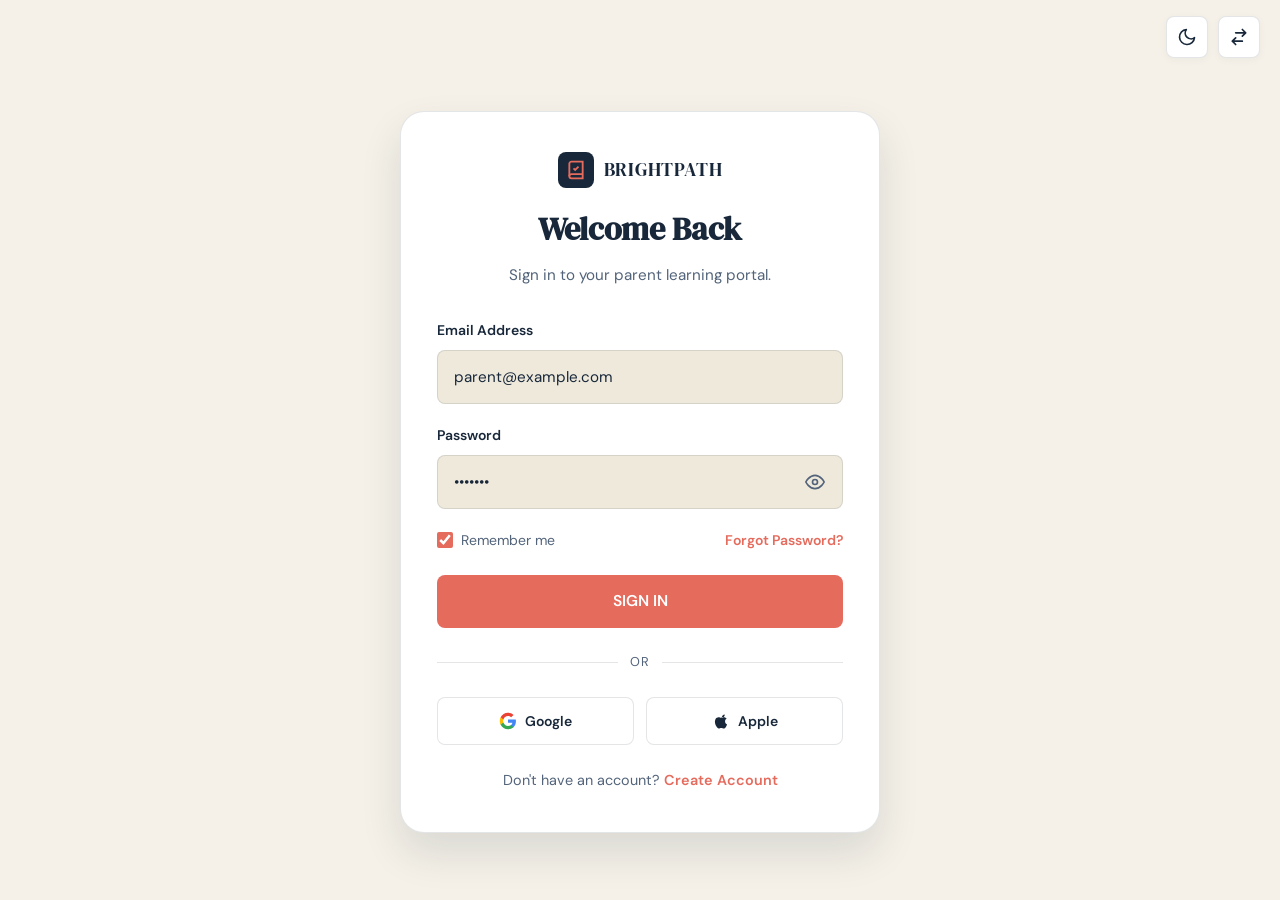
<file: login.html>
<!DOCTYPE html>
<html lang="en" data-theme="light" dir="ltr">
<head>
  <meta charset="UTF-8" />
  <meta name="viewport" content="width=device-width, initial-scale=1.0" />
  <title>Parent Login | BrightPath</title>
  <meta name="description" content="Sign in to your BrightPath parent portal to view homework completion, attendance records, and tutor notes." />
  <link rel="icon" type="image/svg+xml" href="assets/images/favicon.svg" />
  <script>
    (function() {
      var theme = localStorage.getItem('brightpath_theme') || 'light';
      var dir = localStorage.getItem('brightpath_dir') || 'ltr';
      document.documentElement.setAttribute('data-theme', theme);
      document.documentElement.setAttribute('dir', dir);
    })();
  </script>
  <link rel="stylesheet" href="assets/css/style.css" />
</head>
<body style="background-color: var(--bg-primary);">

  <div class="auth-viewport">
    <!-- TOP CONTROLS — SITS IN TOP PADDING AREA OUTSIDE AUTH CARD -->
    <div class="auth-top-controls" id="authControls">
      <button type="button" class="icon-circle-btn js-theme-toggle" aria-label="Toggle Theme" title="Toggle Light/Dark Theme">
        <svg width="20" height="20" viewBox="0 0 24 24" fill="none" stroke="currentColor" stroke-width="2" stroke-linecap="round" stroke-linejoin="round"><circle cx="12" cy="12" r="5"/><line x1="12" y1="1" x2="12" y2="3"/><line x1="12" y1="21" x2="12" y2="23"/><line x1="4.22" y1="4.22" x2="5.64" y2="5.64"/><line x1="18.36" y1="18.36" x2="19.78" y2="19.78"/><line x1="1" y1="12" x2="3" y2="12"/><line x1="21" y1="12" x2="23" y2="12"/><line x1="4.22" y1="19.78" x2="5.64" y2="18.36"/><line x1="18.36" y1="5.64" x2="19.78" y2="4.22"/></svg>
      </button>
      <button type="button" class="icon-circle-btn js-rtl-toggle" aria-label="Toggle Direction" title="Toggle LTR/RTL Layout">
        <svg width="20" height="20" viewBox="0 0 24 24" fill="none" stroke="currentColor" stroke-width="2" stroke-linecap="round" stroke-linejoin="round"><path d="M8 7h12m0 0l-4-4m4 4l-4 4m0 6H4m0 0l4 4m-4-4l4-4"/></svg>
      </button>
    </div>

    <div class="auth-card" id="loginCard">
      
      <div class="auth-header">
        <a href="index.html" class="auth-brand">
          <div class="logo-icon" style="width:36px; height:36px;">
            <svg width="20" height="20" viewBox="0 0 24 24" fill="none" stroke="currentColor" stroke-width="2.2">
              <path d="M4 19.5A2.5 2.5 0 0 1 6.5 17H20"></path>
              <path d="M6.5 2H20v20H6.5A2.5 2.5 0 0 1 4 19.5v-15A2.5 2.5 0 0 1 6.5 2z"></path>
              <path d="m9 10 2 2 4-4"></path>
            </svg>
          </div>
          <div class="logo-text" style="text-align:start;">
            <span class="logo-name" style="font-size:1.2rem;">BRIGHTPATH</span>
          </div>
        </a>

        <h1 class="auth-title">Welcome Back</h1>
        <p class="auth-subtitle">Sign in to your parent learning portal.</p>
      </div>

      <!-- Error Alert Container -->
      <div class="alert-box alert-error" id="loginError"></div>

      <form id="loginForm" novalidate>
        <div class="form-group">
          <label class="form-label" for="loginEmail">Email Address</label>
          <input 
            type="email" 
            id="loginEmail" 
            class="form-input" 
            placeholder="parent@example.com" 
            value="parent@example.com"
            required 
            autocomplete="email"
          />
        </div>

        <div class="form-group">
          <label class="form-label" for="loginPassword">Password</label>
          <div class="input-wrapper">
            <input 
              type="password" 
              id="loginPassword" 
              class="form-input" 
              placeholder="Enter your password" 
              value="demo123"
              required 
              autocomplete="current-password"
            />
            <button type="button" class="password-toggle js-password-toggle" aria-label="Toggle password visibility">👁</button>
          </div>
        </div>

        <div class="form-options">
          <label class="checkbox-label">
            <input type="checkbox" id="rememberMe" checked />
            <span>Remember me</span>
          </label>
          <a href="#" class="forgot-link" id="forgotPasswordLink">Forgot Password?</a>
        </div>

        <button type="submit" class="btn btn-primary" style="width: 100%;">SIGN IN</button>
      </form>

      <div class="divider">
        <span>OR</span>
      </div>

      <div class="social-btns">
        <button type="button" class="social-btn" onclick="window.location.href='dashboard.html'">
          <svg width="18" height="18" viewBox="0 0 24 24"><path fill="#4285F4" d="M22.56 12.25c0-.78-.07-1.53-.2-2.25H12v4.26h5.92c-.26 1.37-1.04 2.53-2.21 3.31v2.77h3.57c2.08-1.92 3.28-4.74 3.28-8.09z"/><path fill="#34A853" d="M12 23c2.97 0 5.46-.98 7.28-2.66l-3.57-2.77c-.98.66-2.23 1.06-3.71 1.06-2.86 0-5.29-1.93-6.16-4.53H2.18v2.84C3.99 20.53 7.7 23 12 23z"/><path fill="#FBBC05" d="M5.84 14.09c-.22-.66-.35-1.36-.35-2.09s.13-1.43.35-2.09V7.06H2.18C1.43 8.55 1 10.22 1 12s.43 3.45 1.18 4.94l2.85-2.22.81-.63z"/><path fill="#EA4335" d="M12 5.38c1.62 0 3.06.56 4.21 1.64l3.15-3.15C17.45 2.09 14.97 1 12 1 7.7 1 3.99 3.47 2.18 7.06l3.66 2.84c.87-2.6 3.3-4.52 6.16-4.52z"/></svg>
          Google
        </button>
        <button type="button" class="social-btn" onclick="window.location.href='dashboard.html'">
          <svg width="18" height="18" viewBox="0 0 24 24" fill="currentColor"><path d="M18.71 19.5c-.83 1.24-1.71 2.45-3.05 2.47-1.34.03-1.77-.79-3.29-.79-1.53 0-2 .77-3.27.82-1.31.05-2.3-1.32-3.14-2.53C4.25 17 2.94 12.45 4.7 9.39c.87-1.52 2.43-2.48 4.12-2.51 1.28-.02 2.5.87 3.29.87.78 0 2.26-1.07 3.81-.91.65.03 2.47.26 3.64 1.98-.09.06-2.17 1.28-2.15 3.81.03 3.02 2.65 4.03 2.68 4.04-.03.07-.42 1.44-1.38 2.83M15.97 6.37c.66-.8 1.11-1.92.99-3.04-.96.04-2.12.64-2.81 1.44-.61.71-1.14 1.86-.99 2.96 1.07.08 2.15-.55 2.81-1.36z"/></svg>
          Apple
        </button>
      </div>

      <div class="auth-footer">
        Don't have an account? <a href="register.html">Create Account</a>
      </div>
    </div>
  </div>

  <script src="assets/js/main.js"></script>
  <script>
    // Forgot Password Modal interaction
    document.getElementById('forgotPasswordLink').addEventListener('click', (e) => {
      e.preventDefault();
      alert('Password reset instructions sent to parent@example.com (Demo)');
    });
  </script>
</body>
</html>
</file>
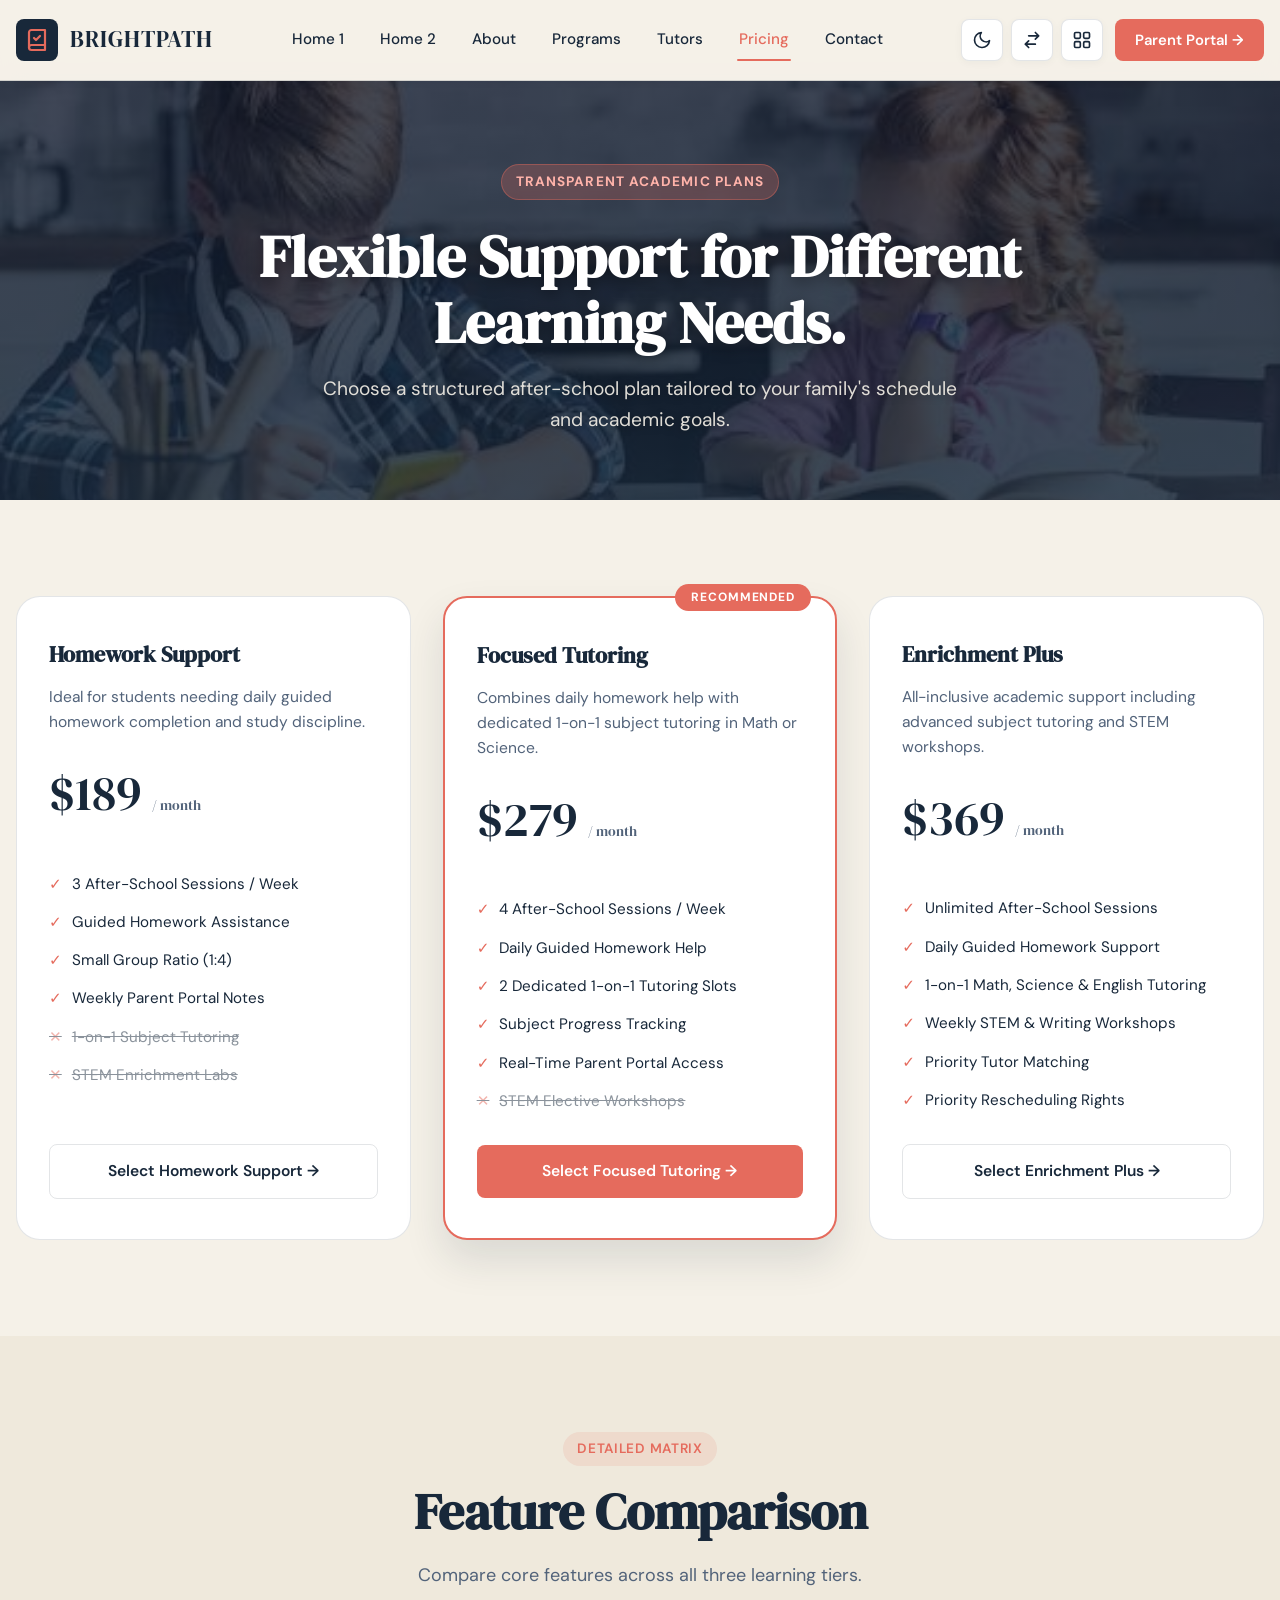
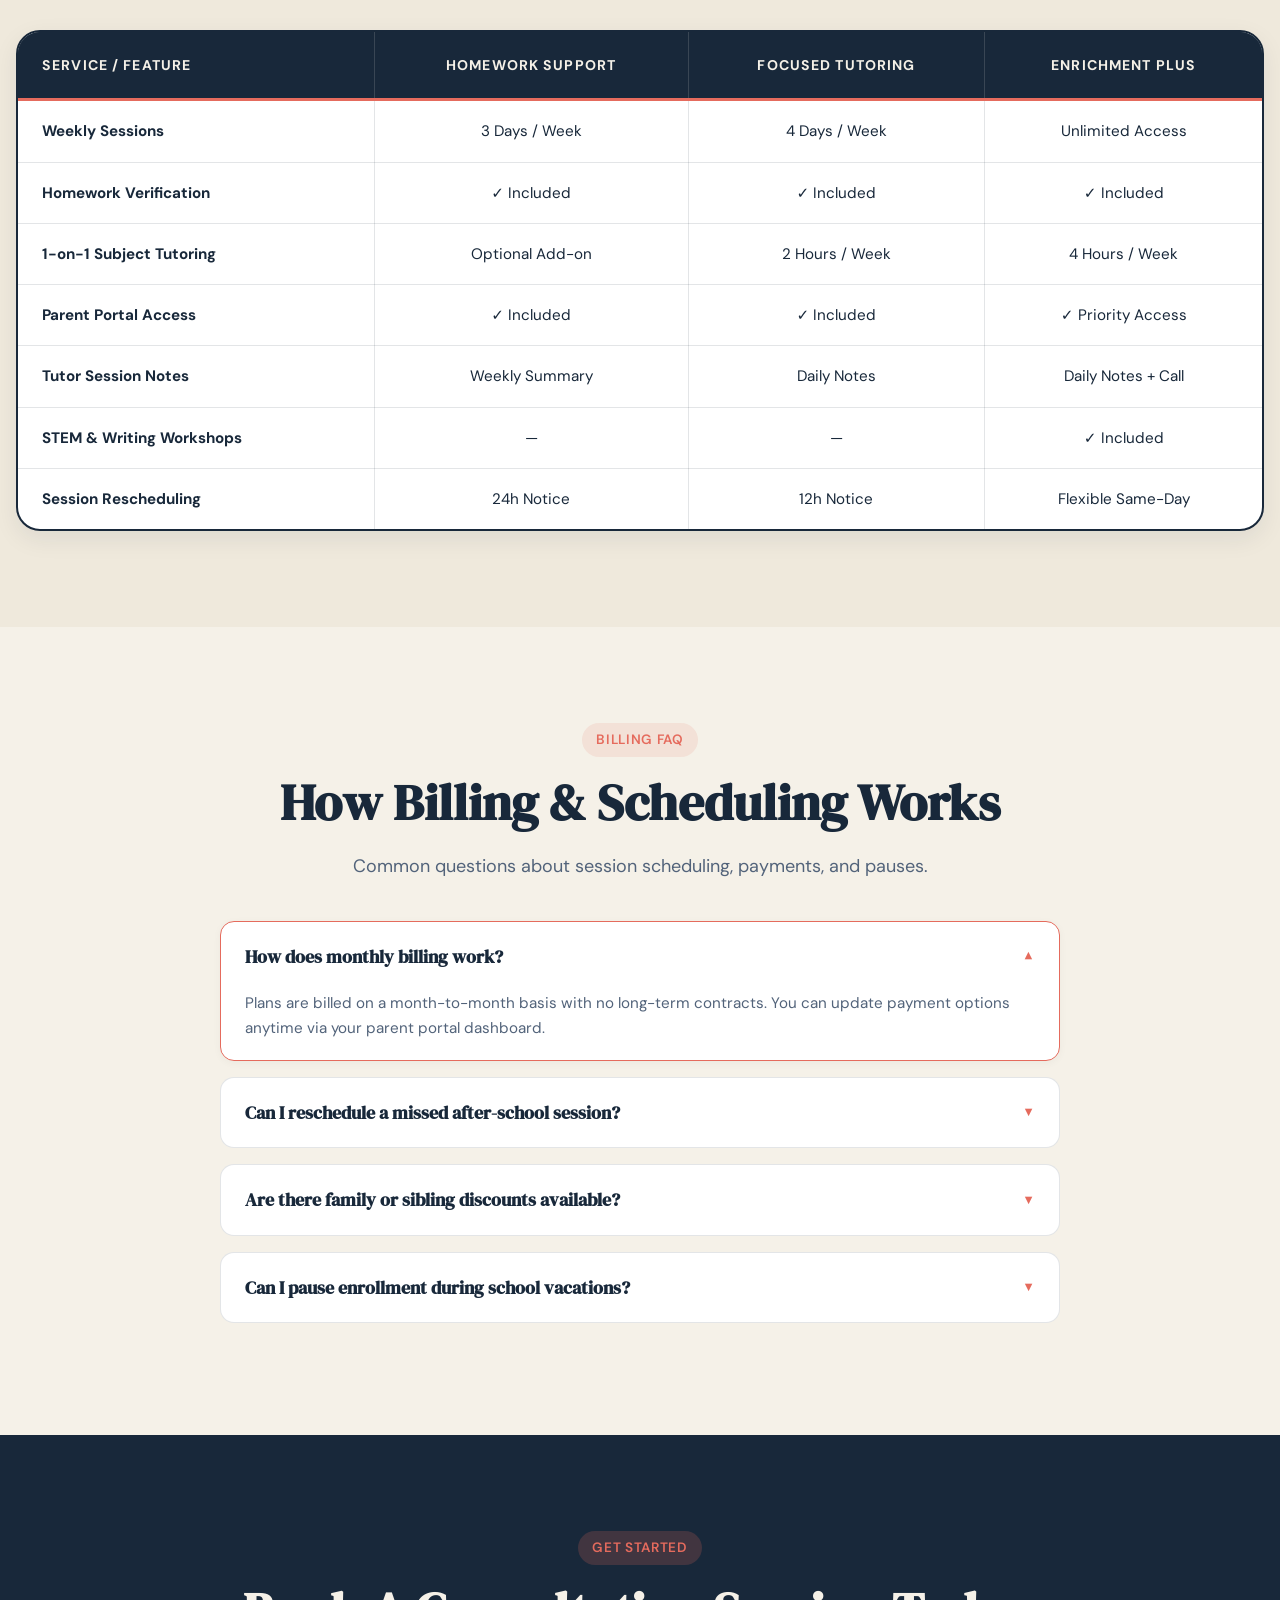
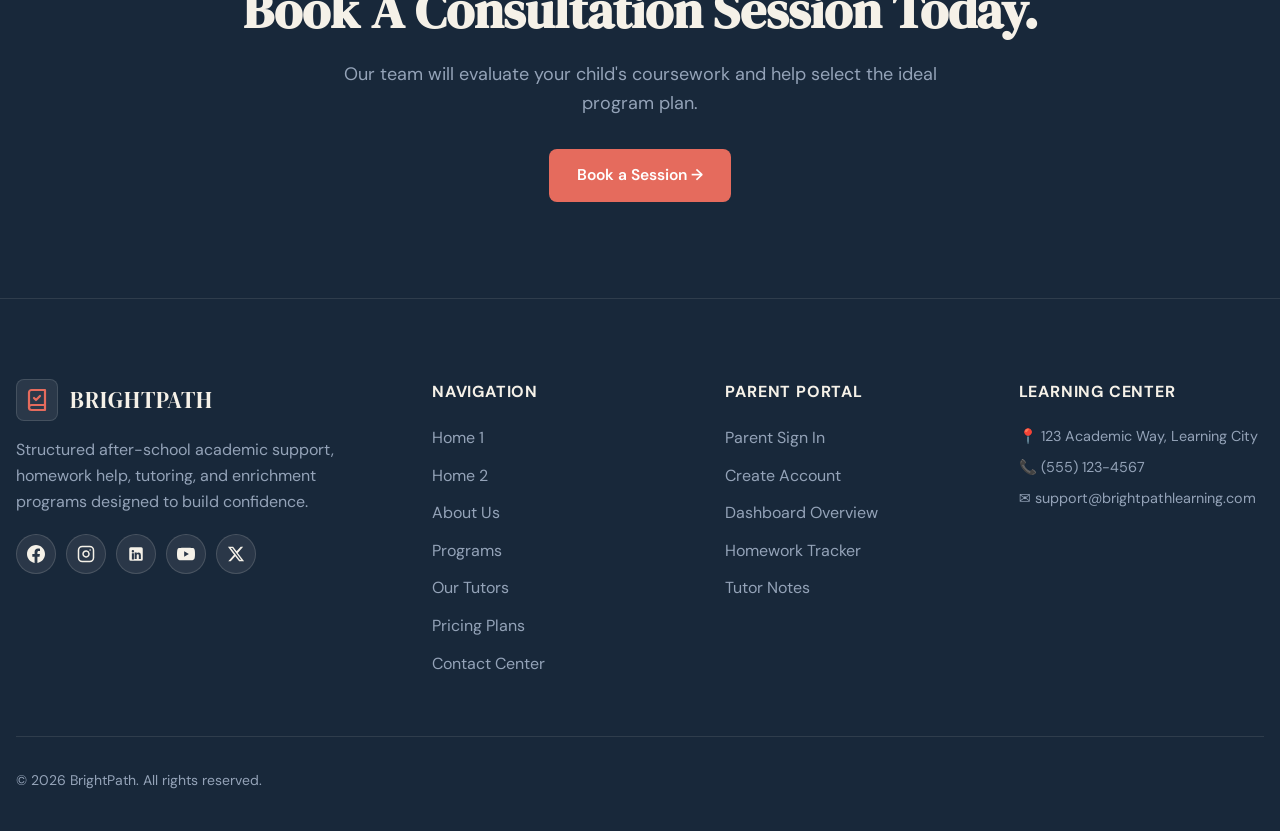
<file: pricing.html>
<!DOCTYPE html>
<html lang="en" data-theme="light" dir="ltr">
<head>
  <meta charset="UTF-8" />
  <meta name="viewport" content="width=device-width, initial-scale=1.0" />
  <title>After-School Program Pricing | BrightPath</title>
  <meta name="description" content="Review transparent pricing plans for BrightPath: Homework Support, Focused Tutoring, and Enrichment Plus." />
  <link rel="icon" type="image/svg+xml" href="assets/images/favicon.svg" />
  <script>
    (function() {
      var theme = localStorage.getItem('brightpath_theme') || 'light';
      var dir = localStorage.getItem('brightpath_dir') || 'ltr';
      document.documentElement.setAttribute('data-theme', theme);
      document.documentElement.setAttribute('dir', dir);
    })();
  </script>
  <link rel="stylesheet" href="assets/css/style.css" />
</head>
<body>

  <!-- Sticky Global Header -->
  <header class="header">
    <div class="container nav-container">
      <a href="index.html" class="brand-logo">
        <div class="logo-icon">
          <svg width="24" height="24" viewBox="0 0 24 24" fill="none" stroke="currentColor" stroke-width="2.2" stroke-linecap="round" stroke-linejoin="round">
            <path d="M4 19.5A2.5 2.5 0 0 1 6.5 17H20"></path>
            <path d="M6.5 2H20v20H6.5A2.5 2.5 0 0 1 4 19.5v-15A2.5 2.5 0 0 1 6.5 2z"></path>
            <path d="m9 10 2 2 4-4"></path>
          </svg>
        </div>
        <div class="logo-text">
          <span class="logo-name">BRIGHTPATH</span>
        </div>
      </a>

      <nav>
        <ul class="nav-links">
          <li><a href="index.html" class="nav-link">Home 1</a></li>
          <li><a href="home2.html" class="nav-link">Home 2</a></li>
          <li><a href="about.html" class="nav-link">About</a></li>
          <li><a href="programs.html" class="nav-link">Programs</a></li>
          <li><a href="tutors.html" class="nav-link">Tutors</a></li>
          <li><a href="pricing.html" class="nav-link active">Pricing</a></li>
          <li><a href="contact.html" class="nav-link">Contact</a></li>
        </ul>
      </nav>

      <div class="nav-actions">
        <div class="control-pill">
          <button type="button" class="icon-circle-btn js-theme-toggle" aria-label="Toggle Theme" title="Toggle Light/Dark Theme">
            <svg width="20" height="20" viewBox="0 0 24 24" fill="none" stroke="currentColor" stroke-width="2" stroke-linecap="round" stroke-linejoin="round"><circle cx="12" cy="12" r="5"/><line x1="12" y1="1" x2="12" y2="3"/><line x1="12" y1="21" x2="12" y2="23"/><line x1="4.22" y1="4.22" x2="5.64" y2="5.64"/><line x1="18.36" y1="18.36" x2="19.78" y2="19.78"/><line x1="1" y1="12" x2="3" y2="12"/><line x1="21" y1="12" x2="23" y2="12"/><line x1="4.22" y1="19.78" x2="5.64" y2="18.36"/><line x1="18.36" y1="5.64" x2="19.78" y2="4.22"/></svg>
          </button>
          <button type="button" class="icon-circle-btn js-rtl-toggle" aria-label="Toggle Direction" title="Toggle LTR/RTL Layout">
            <svg width="20" height="20" viewBox="0 0 24 24" fill="none" stroke="currentColor" stroke-width="2" stroke-linecap="round" stroke-linejoin="round"><path d="M8 7h12m0 0l-4-4m4 4l-4 4m0 6H4m0 0l4 4m-4-4l4-4"/></svg>
          </button>
          <a href="dashboard.html" class="icon-circle-btn" aria-label="Parent Portal Dashboard" title="Parent Portal Dashboard">
            <svg width="20" height="20" viewBox="0 0 24 24" fill="none" stroke="currentColor" stroke-width="2" stroke-linecap="round" stroke-linejoin="round"><rect x="3" y="3" width="7" height="7" rx="1.5"/><rect x="14" y="3" width="7" height="7" rx="1.5"/><rect x="14" y="14" width="7" height="7" rx="1.5"/><rect x="3" y="14" width="7" height="7" rx="1.5"/></svg>
          </a>
        </div>
        <a href="login.html" class="btn btn-primary">Parent Portal →</a>
        <button class="menu-toggle" id="menuToggle" aria-label="Open Navigation Menu">
          <svg width="26" height="26" viewBox="0 0 24 24" fill="none" stroke="currentColor" stroke-width="2"><line x1="3" y1="12" x2="21" y2="12"></line><line x1="3" y1="6" x2="21" y2="6"></line><line x1="3" y1="18" x2="21" y2="18"></line></svg>
        </button>
      </div>
    </div>
  </header>

  <!-- Mobile Drawer -->
  <div class="mobile-drawer" id="mobileDrawer" aria-hidden="true">
    <div class="drawer-backdrop" id="drawerBackdrop"></div>
    <div class="drawer-content">
      <div class="drawer-header">
        <div class="brand-logo">
          <div class="logo-icon"><svg width="20" height="20" viewBox="0 0 24 24" fill="none" stroke="currentColor" stroke-width="2"><path d="M4 19.5A2.5 2.5 0 0 1 6.5 17H20"></path><path d="M6.5 2H20v20H6.5A2.5 2.5 0 0 1 4 19.5v-15A2.5 2.5 0 0 1 6.5 2z"></path></svg></div>
          <span class="logo-name">BRIGHTPATH</span>
        </div>
        <button class="drawer-close" id="drawerClose">✕</button>
      </div>
      <ul class="drawer-links">
        <li><a href="index.html" class="drawer-link">Home 1</a></li>
        <li><a href="home2.html" class="drawer-link">Home 2</a></li>
        <li><a href="about.html" class="drawer-link">About</a></li>
        <li><a href="programs.html" class="drawer-link">Programs</a></li>
        <li><a href="tutors.html" class="drawer-link">Tutors</a></li>
        <li><a href="pricing.html" class="drawer-link">Pricing</a></li>
        <li><a href="contact.html" class="drawer-link">Contact</a></li>
      </ul>
      <div class="drawer-controls">
        <div class="control-pill">
          <button type="button" class="icon-circle-btn js-theme-toggle" aria-label="Toggle Theme" title="Toggle Light/Dark Theme">
            <svg width="20" height="20" viewBox="0 0 24 24" fill="none" stroke="currentColor" stroke-width="2" stroke-linecap="round" stroke-linejoin="round"><circle cx="12" cy="12" r="5"/><line x1="12" y1="1" x2="12" y2="3"/><line x1="12" y1="21" x2="12" y2="23"/><line x1="4.22" y1="4.22" x2="5.64" y2="5.64"/><line x1="18.36" y1="18.36" x2="19.78" y2="19.78"/><line x1="1" y1="12" x2="3" y2="12"/><line x1="21" y1="12" x2="23" y2="12"/><line x1="4.22" y1="19.78" x2="5.64" y2="18.36"/><line x1="18.36" y1="5.64" x2="19.78" y2="4.22"/></svg>
          </button>
          <button type="button" class="icon-circle-btn js-rtl-toggle" aria-label="Toggle Direction" title="Toggle LTR/RTL Layout">
            <svg width="20" height="20" viewBox="0 0 24 24" fill="none" stroke="currentColor" stroke-width="2" stroke-linecap="round" stroke-linejoin="round"><path d="M8 7h12m0 0l-4-4m4 4l-4 4m0 6H4m0 0l4 4m-4-4l4-4"/></svg>
          </button>
          <a href="dashboard.html" class="icon-circle-btn" aria-label="Parent Portal Dashboard" title="Parent Portal Dashboard">
            <svg width="20" height="20" viewBox="0 0 24 24" fill="none" stroke="currentColor" stroke-width="2" stroke-linecap="round" stroke-linejoin="round"><rect x="3" y="3" width="7" height="7" rx="1.5"/><rect x="14" y="3" width="7" height="7" rx="1.5"/><rect x="14" y="14" width="7" height="7" rx="1.5"/><rect x="3" y="14" width="7" height="7" rx="1.5"/></svg>
          </a>
        </div>
        <a href="login.html" class="btn btn-primary" style="width: 100%;">Parent Portal →</a>
      </div>
    </div>
  </div>

  <main>
    <!-- PRICING SECTION 01 — HERO -->
    <section class="page-hero page-hero-pricing" id="pricingHero">
      <div class="hero-bg-overlay"></div>
      <div class="container">
        <span class="section-tag hero-tag-dark">Transparent Academic Plans</span>
        <h1 class="hero-title">Flexible Support for Different Learning Needs.</h1>
        <p class="hero-lead">Choose a structured after-school plan tailored to your family's schedule and academic goals.</p>
        
        
      </div>
    </section>

    <!-- PRICING SECTION 02 — PRICING PLANS -->
    <section class="section" id="pricingCardsSection">
      <div class="container">
        <div class="grid-3">
          <!-- Tier 1 -->
          <div class="price-card">
            <h3 class="card-title">Homework Support</h3>
            <p class="card-desc">Ideal for students needing daily guided homework completion and study discipline.</p>
            <div class="price-amount">$189 <span class="price-period">/ month</span></div>
            <ul class="feature-list">
              <li class="feature-item"><span class="feature-check">✓</span> 3 After-School Sessions / Week</li>
              <li class="feature-item"><span class="feature-check">✓</span> Guided Homework Assistance</li>
              <li class="feature-item"><span class="feature-check">✓</span> Small Group Ratio (1:4)</li>
              <li class="feature-item"><span class="feature-check">✓</span> Weekly Parent Portal Notes</li>
              <li class="feature-item" style="opacity:0.5; text-decoration:line-through;"><span class="feature-check">✕</span> 1-on-1 Subject Tutoring</li>
              <li class="feature-item" style="opacity:0.5; text-decoration:line-through;"><span class="feature-check">✕</span> STEM Enrichment Labs</li>
            </ul>
            <button class="btn btn-secondary js-book-trigger" data-session="Homework Support Plan" style="margin-top:auto; width:100%;">Select Homework Support →</button>
          </div>

          <!-- Tier 2 (Featured) -->
          <div class="price-card featured">
            <div class="popular-badge">RECOMMENDED</div>
            <h3 class="card-title">Focused Tutoring</h3>
            <p class="card-desc">Combines daily homework help with dedicated 1-on-1 subject tutoring in Math or Science.</p>
            <div class="price-amount">$279 <span class="price-period">/ month</span></div>
            <ul class="feature-list">
              <li class="feature-item"><span class="feature-check">✓</span> 4 After-School Sessions / Week</li>
              <li class="feature-item"><span class="feature-check">✓</span> Daily Guided Homework Help</li>
              <li class="feature-item"><span class="feature-check">✓</span> 2 Dedicated 1-on-1 Tutoring Slots</li>
              <li class="feature-item"><span class="feature-check">✓</span> Subject Progress Tracking</li>
              <li class="feature-item"><span class="feature-check">✓</span> Real-Time Parent Portal Access</li>
              <li class="feature-item" style="opacity:0.5; text-decoration:line-through;"><span class="feature-check">✕</span> STEM Elective Workshops</li>
            </ul>
            <button class="btn btn-primary js-book-trigger" data-session="Focused Tutoring Plan" style="margin-top:auto; width:100%;">Select Focused Tutoring →</button>
          </div>

          <!-- Tier 3 -->
          <div class="price-card">
            <h3 class="card-title">Enrichment Plus</h3>
            <p class="card-desc">All-inclusive academic support including advanced subject tutoring and STEM workshops.</p>
            <div class="price-amount">$369 <span class="price-period">/ month</span></div>
            <ul class="feature-list">
              <li class="feature-item"><span class="feature-check">✓</span> Unlimited After-School Sessions</li>
              <li class="feature-item"><span class="feature-check">✓</span> Daily Guided Homework Support</li>
              <li class="feature-item"><span class="feature-check">✓</span> 1-on-1 Math, Science & English Tutoring</li>
              <li class="feature-item"><span class="feature-check">✓</span> Weekly STEM & Writing Workshops</li>
              <li class="feature-item"><span class="feature-check">✓</span> Priority Tutor Matching</li>
              <li class="feature-item"><span class="feature-check">✓</span> Priority Rescheduling Rights</li>
            </ul>
            <button class="btn btn-secondary js-book-trigger" data-session="Enrichment Plus Plan" style="margin-top:auto; width:100%;">Select Enrichment Plus →</button>
          </div>
        </div>
      </div>
    </section>

    <!-- PRICING SECTION 03 — COMPARISON MATRIX -->
    <section class="section" style="background:var(--bg-secondary);" id="pricingMatrixSection">
      <div class="container">
        <div style="text-align: center; margin-bottom: 40px;">
          <span class="section-tag">Detailed Matrix</span>
          <h2 class="section-title">Feature Comparison</h2>
          <p class="section-subtitle" style="margin-inline:auto;">Compare core features across all three learning tiers.</p>
        </div>

        <div class="table-container">
          <table class="dash-table">
            <thead>
              <tr>
                <th>Service / Feature</th>
                <th>Homework Support</th>
                <th>Focused Tutoring</th>
                <th>Enrichment Plus</th>
              </tr>
            </thead>
            <tbody>
              <tr>
                <td><strong>Weekly Sessions</strong></td>
                <td>3 Days / Week</td>
                <td>4 Days / Week</td>
                <td>Unlimited Access</td>
              </tr>
              <tr>
                <td><strong>Homework Verification</strong></td>
                <td>✓ Included</td>
                <td>✓ Included</td>
                <td>✓ Included</td>
              </tr>
              <tr>
                <td><strong>1-on-1 Subject Tutoring</strong></td>
                <td>Optional Add-on</td>
                <td>2 Hours / Week</td>
                <td>4 Hours / Week</td>
              </tr>
              <tr>
                <td><strong>Parent Portal Access</strong></td>
                <td>✓ Included</td>
                <td>✓ Included</td>
                <td>✓ Priority Access</td>
              </tr>
              <tr>
                <td><strong>Tutor Session Notes</strong></td>
                <td>Weekly Summary</td>
                <td>Daily Notes</td>
                <td>Daily Notes + Call</td>
              </tr>
              <tr>
                <td><strong>STEM & Writing Workshops</strong></td>
                <td>—</td>
                <td>—</td>
                <td>✓ Included</td>
              </tr>
              <tr>
                <td><strong>Session Rescheduling</strong></td>
                <td>24h Notice</td>
                <td>12h Notice</td>
                <td>Flexible Same-Day</td>
              </tr>
            </tbody>
          </table>
        </div>
      </div>
    </section>

    <!-- PRICING SECTION 04 — HOW BILLING WORKS -->
    <section class="section" id="billingFaqSection">
      <div class="container" style="max-width:840px;">
        <div style="text-align: center; margin-bottom: 40px;">
          <span class="section-tag">Billing FAQ</span>
          <h2 class="section-title">How Billing & Scheduling Works</h2>
          <p class="section-subtitle" style="margin-inline:auto;">Common questions about session scheduling, payments, and pauses.</p>
        </div>

        <div class="accordion-item active">
          <button class="accordion-header">
            <span>How does monthly billing work?</span>
            <span>▼</span>
          </button>
          <div class="accordion-body">
            Plans are billed on a month-to-month basis with no long-term contracts. You can update payment options anytime via your parent portal dashboard.
          </div>
        </div>

        <div class="accordion-item">
          <button class="accordion-header">
            <span>Can I reschedule a missed after-school session?</span>
            <span>▼</span>
          </button>
          <div class="accordion-body">
            Yes! Session reschedules can be requested directly inside the parent portal up to 12 hours before the scheduled session.
          </div>
        </div>

        <div class="accordion-item">
          <button class="accordion-header">
            <span>Are there family or sibling discounts available?</span>
            <span>▼</span>
          </button>
          <div class="accordion-body">
            We offer a 15% discount for a second enrolled sibling. Speak with our center coordinator when booking your session.
          </div>
        </div>

        <div class="accordion-item">
          <button class="accordion-header">
            <span>Can I pause enrollment during school vacations?</span>
            <span>▼</span>
          </button>
          <div class="accordion-body">
            Enrollments can be paused for up to 4 weeks per calendar year without losing your student's reserved tutor slot.
          </div>
        </div>
      </div>
    </section>

    <!-- PRICING SECTION 05 — CTA -->
    <section class="section section-dark" style="text-align: center;" id="pricingCta">
      <div class="container">
        <span class="section-tag" style="background:rgba(229,107,93,0.2);">Get Started</span>
        <h2 class="section-title" style="color:var(--ivory-100);">Book A Consultation Session Today.</h2>
        <p class="section-subtitle" style="color:var(--slate-400); margin-inline:auto; margin-bottom:32px;">Our team will evaluate your child's coursework and help select the ideal program plan.</p>
        <button class="btn btn-primary js-book-trigger" data-session="General Plan Consultation">Book a Session →</button>
      </div>
    </section>
  </main>

  <!-- Global Footer -->
  <footer class="footer">
    <div class="container">
      <div class="footer-grid">
        <div class="footer-brand">
          <a href="index.html" class="brand-logo">
            <div class="logo-icon">
              <svg width="24" height="24" viewBox="0 0 24 24" fill="none" stroke="currentColor" stroke-width="2.2" stroke-linecap="round" stroke-linejoin="round">
                <path d="M4 19.5A2.5 2.5 0 0 1 6.5 17H20"></path>
                <path d="M6.5 2H20v20H6.5A2.5 2.5 0 0 1 4 19.5v-15A2.5 2.5 0 0 1 6.5 2z"></path>
                <path d="m9 10 2 2 4-4"></path>
              </svg>
            </div>
            <div class="logo-text">
              <span class="logo-name">BRIGHTPATH</span>
            </div>
          </a>
          <p>Structured after-school academic support, homework help, tutoring, and enrichment programs designed to build confidence.</p>
          <div class="footer-social-links" style="margin-top:20px; display:flex; gap:10px;">
            <a href="#" class="social-icon-btn" aria-label="Facebook">
              <svg width="18" height="18" viewBox="0 0 24 24" fill="currentColor"><path d="M24 12.073c0-6.627-5.373-12-12-12s-12 5.373-12 12c0 5.99 4.388 10.954 10.125 11.854v-8.385H7.078v-3.47h3.047V9.43c0-3.007 1.792-4.669 4.533-4.669 1.312 0 2.686.235 2.686.235v2.953H15.83c-1.491 0-1.956.925-1.956 1.874v2.25h3.328l-.532 3.47h-2.796v8.385C19.612 23.027 24 18.062 24 12.073z"/></svg>
            </a>
            <a href="#" class="social-icon-btn" aria-label="Instagram">
              <svg width="18" height="18" viewBox="0 0 24 24" fill="none" stroke="currentColor" stroke-width="2" stroke-linecap="round" stroke-linejoin="round"><rect x="2" y="2" width="20" height="20" rx="5" ry="5"></rect><path d="M16 11.37A4 4 0 1 1 12.63 8 4 4 0 0 1 16 11.37z"></path><line x1="17.5" y1="6.5" x2="17.51" y2="6.5"></line></svg>
            </a>
            <a href="#" class="social-icon-btn" aria-label="LinkedIn">
              <svg width="18" height="18" viewBox="0 0 24 24" fill="currentColor"><path d="M19 3a2 2 0 0 1 2 2v14a2 2 0 0 1-2 2H5a2 2 0 0 1-2-2V5a2 2 0 0 1 2-2h14m-.5 15.5v-5.3a3.26 3.26 0 0 0-3.26-3.26c-.85 0-1.84.52-2.28 1.3v-1.11h-2.79v8.37h2.79v-4.93c0-.77.62-1.4 1.39-1.4a1.4 1.4 0 0 1 1.4 1.4v4.93h2.75M6.46 10.9v8.37H9.25V10.9H6.46M7.86 6.74a1.62 1.62 0 1 0 0 3.24 1.62 1.62 0 0 0 0-3.24z"/></svg>
            </a>
            <a href="#" class="social-icon-btn" aria-label="YouTube">
              <svg width="18" height="18" viewBox="0 0 24 24" fill="currentColor"><path d="M23.498 6.186a3.016 3.016 0 0 0-2.122-2.136C19.505 3.545 12 3.545 12 3.545s-7.505 0-9.377.505A3.017 3.017 0 0 0 .502 6.186C0 8.07 0 12 0 12s0 3.93.502 5.814a3.016 3.016 0 0 0 2.122 2.136c1.871.505 9.376.505 9.376.505s7.505 0 9.377-.505a3.015 3.015 0 0 0 2.122-2.136C24 15.93 24 12 24 12s0-3.93-.502-5.814zM9.545 15.568V8.432L15.818 12l-6.273 3.568z"/></svg>
            </a>
            <a href="#" class="social-icon-btn" aria-label="Twitter">
              <svg width="18" height="18" viewBox="0 0 24 24" fill="currentColor"><path d="M18.244 2.25h3.308l-7.227 8.26 8.502 11.24H16.17l-5.214-6.817L4.99 21.75H1.68l7.73-8.835L1.254 2.25H8.08l4.713 6.231zm-1.161 17.52h1.833L7.084 4.126H5.117z"/></svg>
            </a>
          </div>
        </div>

        <div>
          <h4 class="footer-title">Navigation</h4>
          <ul class="footer-links">
            <li><a href="index.html" class="footer-link">Home 1</a></li>
            <li><a href="home2.html" class="footer-link">Home 2</a></li>
            <li><a href="about.html" class="footer-link">About Us</a></li>
            <li><a href="programs.html" class="footer-link">Programs</a></li>
            <li><a href="tutors.html" class="footer-link">Our Tutors</a></li>
            <li><a href="pricing.html" class="footer-link">Pricing Plans</a></li>
            <li><a href="contact.html" class="footer-link">Contact Center</a></li>
          </ul>
        </div>

        <div>
          <h4 class="footer-title">Parent Portal</h4>
          <ul class="footer-links">
            <li><a href="login.html" class="footer-link">Parent Sign In</a></li>
            <li><a href="register.html" class="footer-link">Create Account</a></li>
            <li><a href="dashboard.html" class="footer-link">Dashboard Overview</a></li>
            <li><a href="dashboard.html" class="footer-link">Homework Tracker</a></li>
            <li><a href="dashboard.html" class="footer-link">Tutor Notes</a></li>
          </ul>
        </div>

        <div>
          <h4 class="footer-title">Learning Center</h4>
          <p style="color:var(--slate-400); font-size:0.9rem; margin-bottom:8px;">📍 123 Academic Way, Learning City</p>
          <p style="color:var(--slate-400); font-size:0.9rem; margin-bottom:8px;">📞 (555) 123-4567</p>
          <p style="color:var(--slate-400); font-size:0.9rem;">✉️ support@brightpathlearning.com</p>
        </div>
      </div>

      <div class="footer-bottom">
        <div>© 2026 BrightPath. All rights reserved.</div>
      </div>
    </div>
  </footer>

  <!-- Universal Reusable Modal -->
  <div class="modal-overlay" id="globalModal" aria-hidden="true">
    <div class="modal-container">
      <button class="modal-close js-modal-close">✕</button>
      <h3 class="auth-title" id="modalTitle" style="font-size:1.6rem; margin-bottom:16px;">Book a Session</h3>
      <div id="modalBody"></div>
    </div>
  </div>

  <script src="assets/js/main.js"></script>
</body>
</html>
</file>
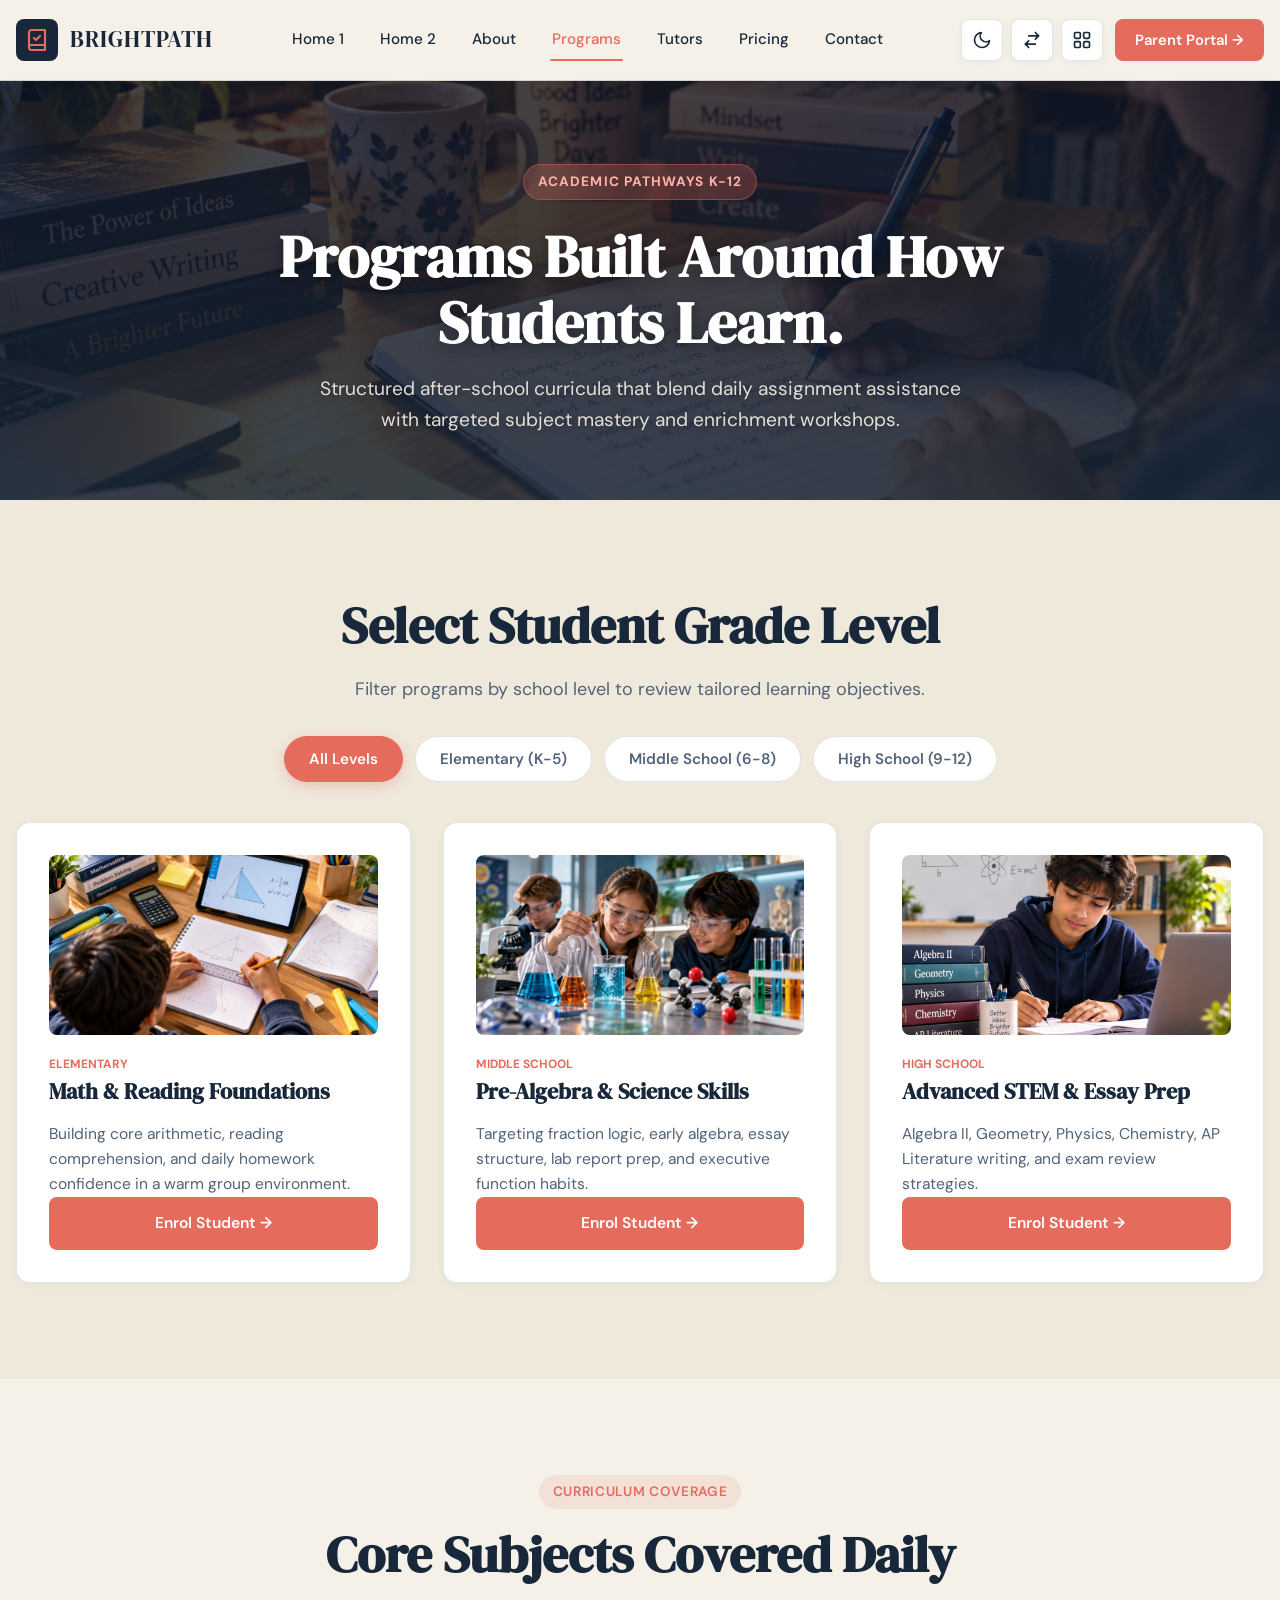
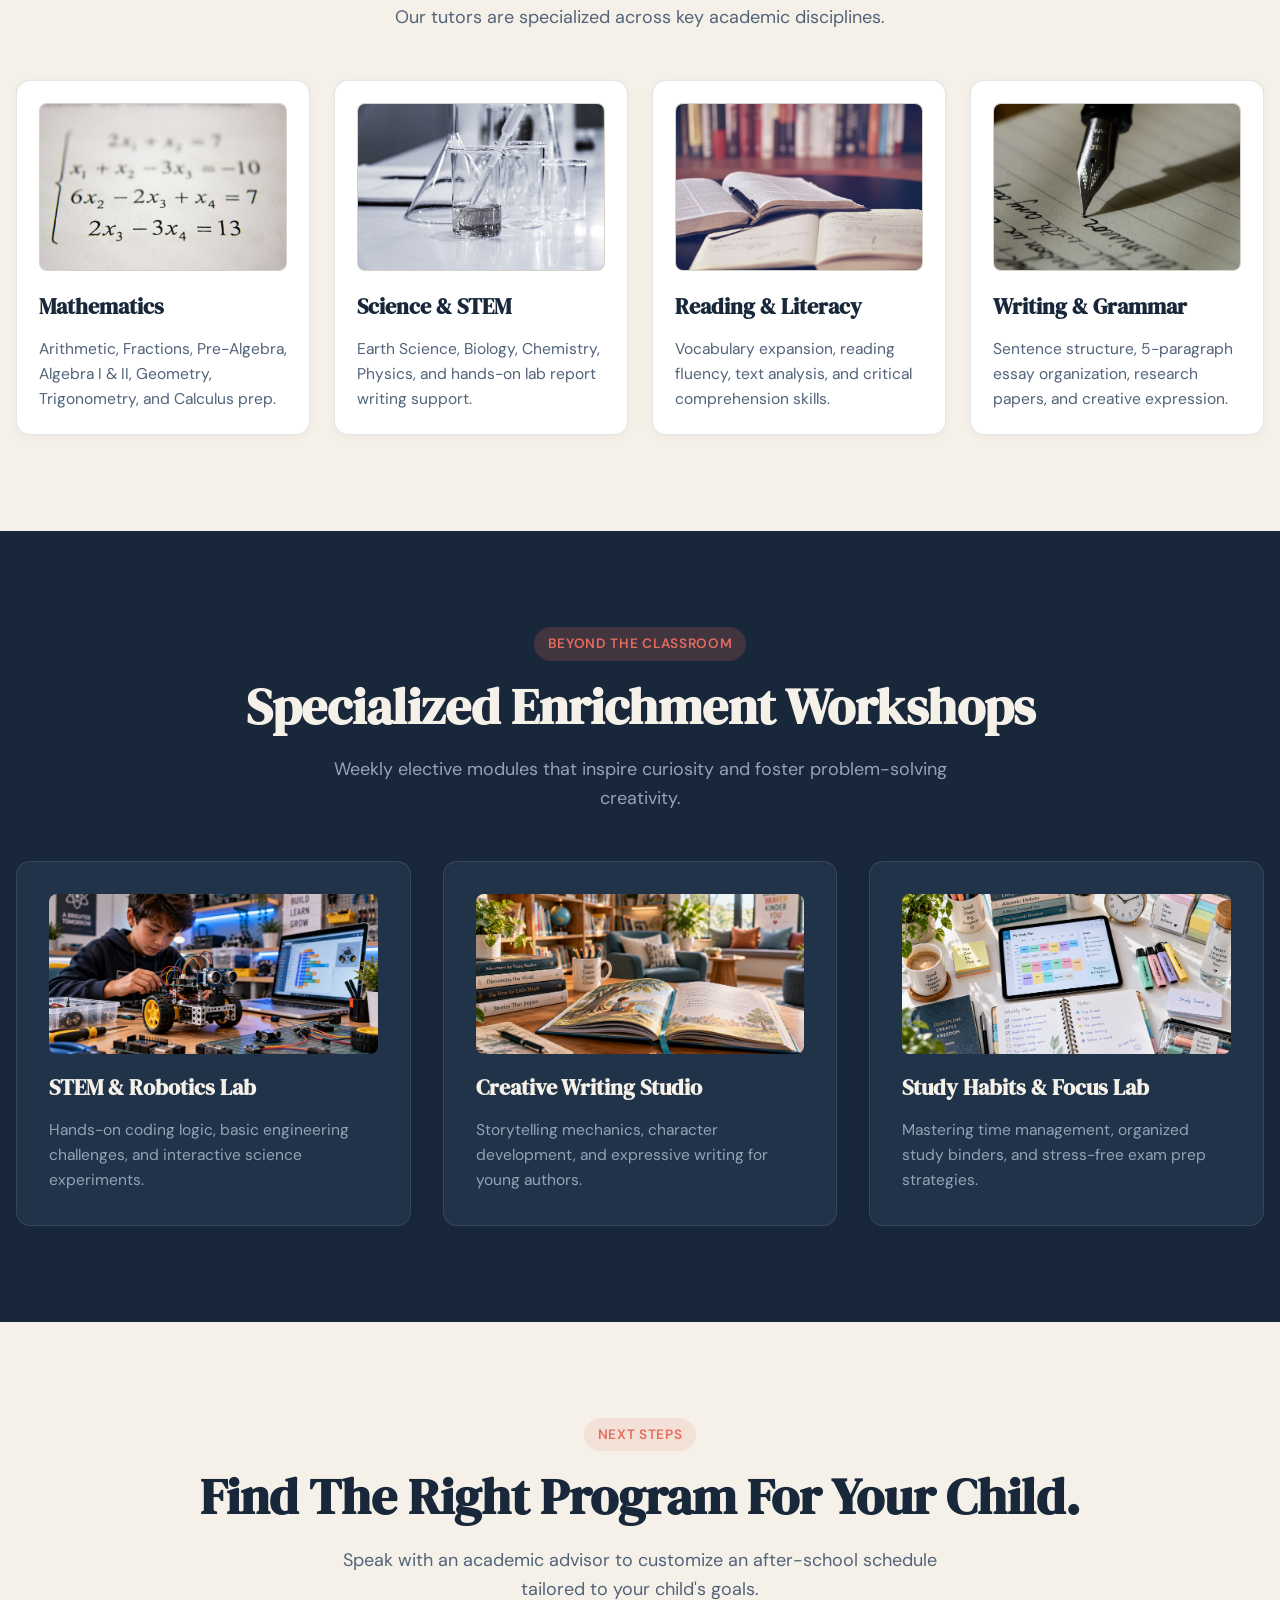
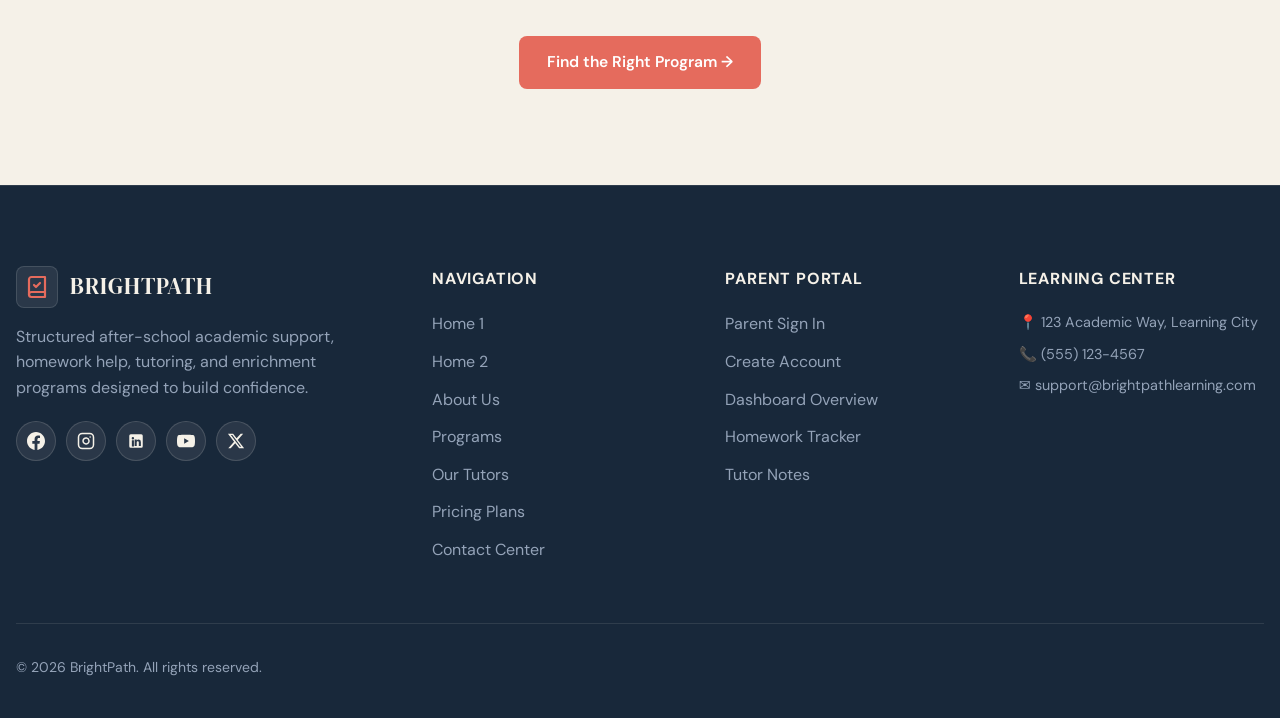
<file: programs.html>
<!DOCTYPE html>
<html lang="en" data-theme="light" dir="ltr">
<head>
  <meta charset="UTF-8" />
  <meta name="viewport" content="width=device-width, initial-scale=1.0" />
  <title>Academic Programs | BrightPath</title>
  <meta name="description" content="Explore BrightPath's after-school academic programs: homework help, grade-level tutoring, subject mastery, and enrichment labs for K-12." />
  <link rel="icon" type="image/svg+xml" href="assets/images/favicon.svg" />
  <script>
    (function() {
      var theme = localStorage.getItem('brightpath_theme') || 'light';
      var dir = localStorage.getItem('brightpath_dir') || 'ltr';
      document.documentElement.setAttribute('data-theme', theme);
      document.documentElement.setAttribute('dir', dir);
    })();
  </script>
  <link rel="stylesheet" href="assets/css/style.css" />
</head>
<body>

  <!-- Sticky Global Header -->
  <header class="header">
    <div class="container nav-container">
      <a href="index.html" class="brand-logo">
        <div class="logo-icon">
          <svg width="24" height="24" viewBox="0 0 24 24" fill="none" stroke="currentColor" stroke-width="2.2" stroke-linecap="round" stroke-linejoin="round">
            <path d="M4 19.5A2.5 2.5 0 0 1 6.5 17H20"></path>
            <path d="M6.5 2H20v20H6.5A2.5 2.5 0 0 1 4 19.5v-15A2.5 2.5 0 0 1 6.5 2z"></path>
            <path d="m9 10 2 2 4-4"></path>
          </svg>
        </div>
        <div class="logo-text">
          <span class="logo-name">BRIGHTPATH</span>
        </div>
      </a>

      <nav>
        <ul class="nav-links">
          <li><a href="index.html" class="nav-link">Home 1</a></li>
          <li><a href="home2.html" class="nav-link">Home 2</a></li>
          <li><a href="about.html" class="nav-link">About</a></li>
          <li><a href="programs.html" class="nav-link active">Programs</a></li>
          <li><a href="tutors.html" class="nav-link">Tutors</a></li>
          <li><a href="pricing.html" class="nav-link">Pricing</a></li>
          <li><a href="contact.html" class="nav-link">Contact</a></li>
        </ul>
      </nav>

      <div class="nav-actions">
        <div class="control-pill">
          <button type="button" class="icon-circle-btn js-theme-toggle" aria-label="Toggle Theme" title="Toggle Light/Dark Theme">
            <svg width="20" height="20" viewBox="0 0 24 24" fill="none" stroke="currentColor" stroke-width="2" stroke-linecap="round" stroke-linejoin="round"><circle cx="12" cy="12" r="5"/><line x1="12" y1="1" x2="12" y2="3"/><line x1="12" y1="21" x2="12" y2="23"/><line x1="4.22" y1="4.22" x2="5.64" y2="5.64"/><line x1="18.36" y1="18.36" x2="19.78" y2="19.78"/><line x1="1" y1="12" x2="3" y2="12"/><line x1="21" y1="12" x2="23" y2="12"/><line x1="4.22" y1="19.78" x2="5.64" y2="18.36"/><line x1="18.36" y1="5.64" x2="19.78" y2="4.22"/></svg>
          </button>
          <button type="button" class="icon-circle-btn js-rtl-toggle" aria-label="Toggle Direction" title="Toggle LTR/RTL Layout">
            <svg width="20" height="20" viewBox="0 0 24 24" fill="none" stroke="currentColor" stroke-width="2" stroke-linecap="round" stroke-linejoin="round"><path d="M8 7h12m0 0l-4-4m4 4l-4 4m0 6H4m0 0l4 4m-4-4l4-4"/></svg>
          </button>
          <a href="dashboard.html" class="icon-circle-btn" aria-label="Parent Portal Dashboard" title="Parent Portal Dashboard">
            <svg width="20" height="20" viewBox="0 0 24 24" fill="none" stroke="currentColor" stroke-width="2" stroke-linecap="round" stroke-linejoin="round"><rect x="3" y="3" width="7" height="7" rx="1.5"/><rect x="14" y="3" width="7" height="7" rx="1.5"/><rect x="14" y="14" width="7" height="7" rx="1.5"/><rect x="3" y="14" width="7" height="7" rx="1.5"/></svg>
          </a>
        </div>
        <a href="login.html" class="btn btn-primary">Parent Portal →</a>
        <button class="menu-toggle" id="menuToggle" aria-label="Open Navigation Menu">
          <svg width="26" height="26" viewBox="0 0 24 24" fill="none" stroke="currentColor" stroke-width="2"><line x1="3" y1="12" x2="21" y2="12"></line><line x1="3" y1="6" x2="21" y2="6"></line><line x1="3" y1="18" x2="21" y2="18"></line></svg>
        </button>
      </div>
    </div>
  </header>

  <!-- Mobile Drawer -->
  <div class="mobile-drawer" id="mobileDrawer" aria-hidden="true">
    <div class="drawer-backdrop" id="drawerBackdrop"></div>
    <div class="drawer-content">
      <div class="drawer-header">
        <div class="brand-logo">
          <div class="logo-icon"><svg width="20" height="20" viewBox="0 0 24 24" fill="none" stroke="currentColor" stroke-width="2"><path d="M4 19.5A2.5 2.5 0 0 1 6.5 17H20"></path><path d="M6.5 2H20v20H6.5A2.5 2.5 0 0 1 4 19.5v-15A2.5 2.5 0 0 1 6.5 2z"></path></svg></div>
          <span class="logo-name">BRIGHTPATH</span>
        </div>
        <button class="drawer-close" id="drawerClose">✕</button>
      </div>
      <ul class="drawer-links">
        <li><a href="index.html" class="drawer-link">Home 1</a></li>
        <li><a href="home2.html" class="drawer-link">Home 2</a></li>
        <li><a href="about.html" class="drawer-link">About</a></li>
        <li><a href="programs.html" class="drawer-link active">Programs</a></li>
        <li><a href="tutors.html" class="drawer-link">Tutors</a></li>
        <li><a href="pricing.html" class="drawer-link">Pricing</a></li>
        <li><a href="contact.html" class="drawer-link">Contact</a></li>
      </ul>
      <div class="drawer-controls">
        <div class="control-pill">
          <button type="button" class="icon-circle-btn js-theme-toggle" aria-label="Toggle Theme" title="Toggle Light/Dark Theme">
            <svg width="20" height="20" viewBox="0 0 24 24" fill="none" stroke="currentColor" stroke-width="2" stroke-linecap="round" stroke-linejoin="round"><circle cx="12" cy="12" r="5"/><line x1="12" y1="1" x2="12" y2="3"/><line x1="12" y1="21" x2="12" y2="23"/><line x1="4.22" y1="4.22" x2="5.64" y2="5.64"/><line x1="18.36" y1="18.36" x2="19.78" y2="19.78"/><line x1="1" y1="12" x2="3" y2="12"/><line x1="21" y1="12" x2="23" y2="12"/><line x1="4.22" y1="19.78" x2="5.64" y2="18.36"/><line x1="18.36" y1="5.64" x2="19.78" y2="4.22"/></svg>
          </button>
          <button type="button" class="icon-circle-btn js-rtl-toggle" aria-label="Toggle Direction" title="Toggle LTR/RTL Layout">
            <svg width="20" height="20" viewBox="0 0 24 24" fill="none" stroke="currentColor" stroke-width="2" stroke-linecap="round" stroke-linejoin="round"><path d="M8 7h12m0 0l-4-4m4 4l-4 4m0 6H4m0 0l4 4m-4-4l4-4"/></svg>
          </button>
          <a href="dashboard.html" class="icon-circle-btn" aria-label="Parent Portal Dashboard" title="Parent Portal Dashboard">
            <svg width="20" height="20" viewBox="0 0 24 24" fill="none" stroke="currentColor" stroke-width="2" stroke-linecap="round" stroke-linejoin="round"><rect x="3" y="3" width="7" height="7" rx="1.5"/><rect x="14" y="3" width="7" height="7" rx="1.5"/><rect x="14" y="14" width="7" height="7" rx="1.5"/><rect x="3" y="14" width="7" height="7" rx="1.5"/></svg>
          </a>
        </div>
        <a href="login.html" class="btn btn-primary" style="width: 100%;">Parent Portal →</a>
      </div>
    </div>
  </div>

  <main>
    <!-- PROGRAM SECTION 01 — HERO -->
    <section class="page-hero page-hero-programs" id="programsHero">
      <div class="hero-bg-overlay"></div>
      <div class="container">
        <span class="section-tag hero-tag-dark">Academic Pathways K-12</span>
        <h1 class="hero-title">Programs Built Around How Students Learn.</h1>
        <p class="hero-lead">Structured after-school curricula that blend daily assignment assistance with targeted subject mastery and enrichment workshops.</p>
      </div>
    </section>

    <!-- PROGRAM SECTION 02 — GRADE SELECTOR -->
    <section class="section" style="background:var(--bg-secondary);" id="programGradeSelector">
      <div class="container">
        <div style="text-align: center; margin-bottom: 32px;">
          <h2 class="section-title">Select Student Grade Level</h2>
          <p class="section-subtitle" style="margin-inline:auto;">Filter programs by school level to review tailored learning objectives.</p>
        </div>

        <div class="filter-tabs">
          <button class="tab-btn js-pathway-tab active" data-category="all">All Levels</button>
          <button class="tab-btn js-pathway-tab" data-category="elementary">Elementary (K-5)</button>
          <button class="tab-btn js-pathway-tab" data-category="middle">Middle School (6-8)</button>
          <button class="tab-btn js-pathway-tab" data-category="high">High School (9-12)</button>
        </div>

        <div class="grid-3">
          <div class="card js-pathway-card" data-category="elementary">
            <img src="assets/images/6.png" alt="Math Foundations" style="width:100%; height:180px; object-fit:cover; border-radius:var(--radius-sm); margin-bottom:20px;" />
            <span style="font-size:0.75rem; font-weight:700; color:var(--coral-500); text-transform:uppercase;">Elementary</span>
            <h3 class="card-title">Math & Reading Foundations</h3>
            <p class="card-desc">Building core arithmetic, reading comprehension, and daily homework confidence in a warm group environment.</p>
            <button class="btn btn-primary js-book-trigger" data-session="Elementary Program" style="width:100%; margin-top:auto;">Enrol Student →</button>
          </div>

          <div class="card js-pathway-card" data-category="middle">
            <img src="assets/images/7.png" alt="Middle School Science" style="width:100%; height:180px; object-fit:cover; border-radius:var(--radius-sm); margin-bottom:20px;" />
            <span style="font-size:0.75rem; font-weight:700; color:var(--coral-500); text-transform:uppercase;">Middle School</span>
            <h3 class="card-title">Pre-Algebra & Science Skills</h3>
            <p class="card-desc">Targeting fraction logic, early algebra, essay structure, lab report prep, and executive function habits.</p>
            <button class="btn btn-primary js-book-trigger" data-session="Middle School Program" style="width:100%; margin-top:auto;">Enrol Student →</button>
          </div>

          <div class="card js-pathway-card" data-category="high">
            <img src="assets/images/99.png" alt="High School Writing" style="width:100%; height:180px; object-fit:cover; border-radius:var(--radius-sm); margin-bottom:20px;" />
            <span style="font-size:0.75rem; font-weight:700; color:var(--coral-500); text-transform:uppercase;">High School</span>
            <h3 class="card-title">Advanced STEM & Essay Prep</h3>
            <p class="card-desc">Algebra II, Geometry, Physics, Chemistry, AP Literature writing, and exam review strategies.</p>
            <button class="btn btn-primary js-book-trigger" data-session="High School Program" style="width:100%; margin-top:auto;">Enrol Student →</button>
          </div>
        </div>
      </div>
    </section>

    <!-- PROGRAM SECTION 03 — SUBJECT EXPLORER -->
    <section class="section" id="subjectExplorer">
      <div class="container">
        <div style="text-align: center; margin-bottom: 48px;">
          <span class="section-tag">Curriculum Coverage</span>
          <h2 class="section-title">Core Subjects Covered Daily</h2>
          <p class="section-subtitle" style="margin-inline:auto;">Our tutors are specialized across key academic disciplines.</p>
        </div>

        <div class="grid-4">
          <div class="card curriculum-card">
            <div class="curriculum-img-wrap">
              <img src="assets/images/program-math.png" alt="Mathematics Curriculum Coverage" width="400" height="240" loading="lazy" class="curriculum-img" />
            </div>
            <h3 class="card-title">Mathematics</h3>
            <p class="card-desc">Arithmetic, Fractions, Pre-Algebra, Algebra I & II, Geometry, Trigonometry, and Calculus prep.</p>
          </div>

          <div class="card curriculum-card">
            <div class="curriculum-img-wrap">
              <img src="assets/images/program-science.png" alt="Science and STEM Curriculum Coverage" width="400" height="240" loading="lazy" class="curriculum-img" />
            </div>
            <h3 class="card-title">Science & STEM</h3>
            <p class="card-desc">Earth Science, Biology, Chemistry, Physics, and hands-on lab report writing support.</p>
          </div>

          <div class="card curriculum-card">
            <div class="curriculum-img-wrap">
              <img src="assets/images/program-reading.png" alt="Reading and Literacy Curriculum Coverage" width="400" height="240" loading="lazy" class="curriculum-img" />
            </div>
            <h3 class="card-title">Reading & Literacy</h3>
            <p class="card-desc">Vocabulary expansion, reading fluency, text analysis, and critical comprehension skills.</p>
          </div>

          <div class="card curriculum-card">
            <div class="curriculum-img-wrap">
              <img src="assets/images/program-writing.png" alt="Writing and Grammar Curriculum Coverage" width="400" height="240" loading="lazy" class="curriculum-img" />
            </div>
            <h3 class="card-title">Writing & Grammar</h3>
            <p class="card-desc">Sentence structure, 5-paragraph essay organization, research papers, and creative expression.</p>
          </div>
        </div>
      </div>
    </section>

    <!-- PROGRAM SECTION 04 — ENRICHMENT PROGRAMS -->
    <section class="section section-dark" id="enrichmentPrograms">
      <div class="container">
        <div style="text-align: center; margin-bottom: 48px;">
          <span class="section-tag" style="background:rgba(229,107,93,0.2);">Beyond The Classroom</span>
          <h2 class="section-title" style="color:var(--ivory-100);">Specialized Enrichment Workshops</h2>
          <p class="section-subtitle" style="color:var(--slate-400); margin-inline:auto;">Weekly elective modules that inspire curiosity and foster problem-solving creativity.</p>
        </div>

        <div class="grid-3">
          <div class="card" style="background:var(--navy-800); border-color:rgba(245,241,232,0.1);">
            <img src="assets/images/9.png" alt="STEM Lab" style="width:100%; height:160px; object-fit:cover; border-radius:var(--radius-sm); margin-bottom:16px;" />
            <h3 class="card-title" style="color:var(--ivory-100);">STEM & Robotics Lab</h3>
            <p class="card-desc" style="color:var(--slate-400);">Hands-on coding logic, basic engineering challenges, and interactive science experiments.</p>
          </div>

          <div class="card" style="background:var(--navy-800); border-color:rgba(245,241,232,0.1);">
            <img src="assets/images/10.png" alt="Creative Writing" style="width:100%; height:160px; object-fit:cover; border-radius:var(--radius-sm); margin-bottom:16px;" />
            <h3 class="card-title" style="color:var(--ivory-100);">Creative Writing Studio</h3>
            <p class="card-desc" style="color:var(--slate-400);">Storytelling mechanics, character development, and expressive writing for young authors.</p>
          </div>

          <div class="card" style="background:var(--navy-800); border-color:rgba(245,241,232,0.1);">
            <img src="assets/images/11.png" alt="Study Skills Workshop" style="width:100%; height:160px; object-fit:cover; border-radius:var(--radius-sm); margin-bottom:16px;" />
            <h3 class="card-title" style="color:var(--ivory-100);">Study Habits & Focus Lab</h3>
            <p class="card-desc" style="color:var(--slate-400);">Mastering time management, organized study binders, and stress-free exam prep strategies.</p>
          </div>
        </div>
      </div>
    </section>

    <!-- PROGRAM SECTION 05 — CTA -->
    <section class="section" style="text-align: center;" id="programCta">
      <div class="container">
        <span class="section-tag">Next Steps</span>
        <h2 class="section-title">Find The Right Program For Your Child.</h2>
        <p class="section-subtitle" style="margin-inline:auto; margin-bottom:32px;">Speak with an academic advisor to customize an after-school schedule tailored to your child's goals.</p>
        <button class="btn btn-primary js-book-trigger" data-session="Program Consultation">Find the Right Program →</button>
      </div>
    </section>
  </main>

  <!-- Global Footer -->
  <footer class="footer">
    <div class="container">
      <div class="footer-grid">
        <div class="footer-brand">
          <a href="index.html" class="brand-logo">
            <div class="logo-icon">
              <svg width="24" height="24" viewBox="0 0 24 24" fill="none" stroke="currentColor" stroke-width="2.2" stroke-linecap="round" stroke-linejoin="round">
                <path d="M4 19.5A2.5 2.5 0 0 1 6.5 17H20"></path>
                <path d="M6.5 2H20v20H6.5A2.5 2.5 0 0 1 4 19.5v-15A2.5 2.5 0 0 1 6.5 2z"></path>
                <path d="m9 10 2 2 4-4"></path>
              </svg>
            </div>
            <div class="logo-text">
              <span class="logo-name">BRIGHTPATH</span>
            </div>
          </a>
          <p>Structured after-school academic support, homework help, tutoring, and enrichment programs designed to build confidence.</p>
          <div class="footer-social-links" style="margin-top:20px; display:flex; gap:10px;">
            <a href="#" class="social-icon-btn" aria-label="Facebook">
              <svg width="18" height="18" viewBox="0 0 24 24" fill="currentColor"><path d="M24 12.073c0-6.627-5.373-12-12-12s-12 5.373-12 12c0 5.99 4.388 10.954 10.125 11.854v-8.385H7.078v-3.47h3.047V9.43c0-3.007 1.792-4.669 4.533-4.669 1.312 0 2.686.235 2.686.235v2.953H15.83c-1.491 0-1.956.925-1.956 1.874v2.25h3.328l-.532 3.47h-2.796v8.385C19.612 23.027 24 18.062 24 12.073z"/></svg>
            </a>
            <a href="#" class="social-icon-btn" aria-label="Instagram">
              <svg width="18" height="18" viewBox="0 0 24 24" fill="none" stroke="currentColor" stroke-width="2" stroke-linecap="round" stroke-linejoin="round"><rect x="2" y="2" width="20" height="20" rx="5" ry="5"></rect><path d="M16 11.37A4 4 0 1 1 12.63 8 4 4 0 0 1 16 11.37z"></path><line x1="17.5" y1="6.5" x2="17.51" y2="6.5"></line></svg>
            </a>
            <a href="#" class="social-icon-btn" aria-label="LinkedIn">
              <svg width="18" height="18" viewBox="0 0 24 24" fill="currentColor"><path d="M19 3a2 2 0 0 1 2 2v14a2 2 0 0 1-2 2H5a2 2 0 0 1-2-2V5a2 2 0 0 1 2-2h14m-.5 15.5v-5.3a3.26 3.26 0 0 0-3.26-3.26c-.85 0-1.84.52-2.28 1.3v-1.11h-2.79v8.37h2.79v-4.93c0-.77.62-1.4 1.39-1.4a1.4 1.4 0 0 1 1.4 1.4v4.93h2.75M6.46 10.9v8.37H9.25V10.9H6.46M7.86 6.74a1.62 1.62 0 1 0 0 3.24 1.62 1.62 0 0 0 0-3.24z"/></svg>
            </a>
            <a href="#" class="social-icon-btn" aria-label="YouTube">
              <svg width="18" height="18" viewBox="0 0 24 24" fill="currentColor"><path d="M23.498 6.186a3.016 3.016 0 0 0-2.122-2.136C19.505 3.545 12 3.545 12 3.545s-7.505 0-9.377.505A3.017 3.017 0 0 0 .502 6.186C0 8.07 0 12 0 12s0 3.93.502 5.814a3.016 3.016 0 0 0 2.122 2.136c1.871.505 9.376.505 9.376.505s7.505 0 9.377-.505a3.015 3.015 0 0 0 2.122-2.136C24 15.93 24 12 24 12s0-3.93-.502-5.814zM9.545 15.568V8.432L15.818 12l-6.273 3.568z"/></svg>
            </a>
            <a href="#" class="social-icon-btn" aria-label="Twitter">
              <svg width="18" height="18" viewBox="0 0 24 24" fill="currentColor"><path d="M18.244 2.25h3.308l-7.227 8.26 8.502 11.24H16.17l-5.214-6.817L4.99 21.75H1.68l7.73-8.835L1.254 2.25H8.08l4.713 6.231zm-1.161 17.52h1.833L7.084 4.126H5.117z"/></svg>
            </a>
          </div>
        </div>

        <div>
          <h4 class="footer-title">Navigation</h4>
          <ul class="footer-links">
            <li><a href="index.html" class="footer-link">Home 1</a></li>
            <li><a href="home2.html" class="footer-link">Home 2</a></li>
            <li><a href="about.html" class="footer-link">About Us</a></li>
            <li><a href="programs.html" class="footer-link">Programs</a></li>
            <li><a href="tutors.html" class="footer-link">Our Tutors</a></li>
            <li><a href="pricing.html" class="footer-link">Pricing Plans</a></li>
            <li><a href="contact.html" class="footer-link">Contact Center</a></li>
          </ul>
        </div>

        <div>
          <h4 class="footer-title">Parent Portal</h4>
          <ul class="footer-links">
            <li><a href="login.html" class="footer-link">Parent Sign In</a></li>
            <li><a href="register.html" class="footer-link">Create Account</a></li>
            <li><a href="dashboard.html" class="footer-link">Dashboard Overview</a></li>
            <li><a href="dashboard.html" class="footer-link">Homework Tracker</a></li>
            <li><a href="dashboard.html" class="footer-link">Tutor Notes</a></li>
          </ul>
        </div>

        <div>
          <h4 class="footer-title">Learning Center</h4>
          <p style="color:var(--slate-400); font-size:0.9rem; margin-bottom:8px;">📍 123 Academic Way, Learning City</p>
          <p style="color:var(--slate-400); font-size:0.9rem; margin-bottom:8px;">📞 (555) 123-4567</p>
          <p style="color:var(--slate-400); font-size:0.9rem;">✉️ support@brightpathlearning.com</p>
        </div>
      </div>

      <div class="footer-bottom">
        <div>© 2026 BrightPath. All rights reserved.</div>
      </div>
    </div>
  </footer>

  <!-- Universal Reusable Modal -->
  <div class="modal-overlay" id="globalModal" aria-hidden="true">
    <div class="modal-container">
      <button class="modal-close js-modal-close">✕</button>
      <h3 class="auth-title" id="modalTitle" style="font-size:1.6rem; margin-bottom:16px;">Book a Session</h3>
      <div id="modalBody"></div>
    </div>
  </div>

  <script src="assets/js/main.js"></script>
</body>
</html>
</file>
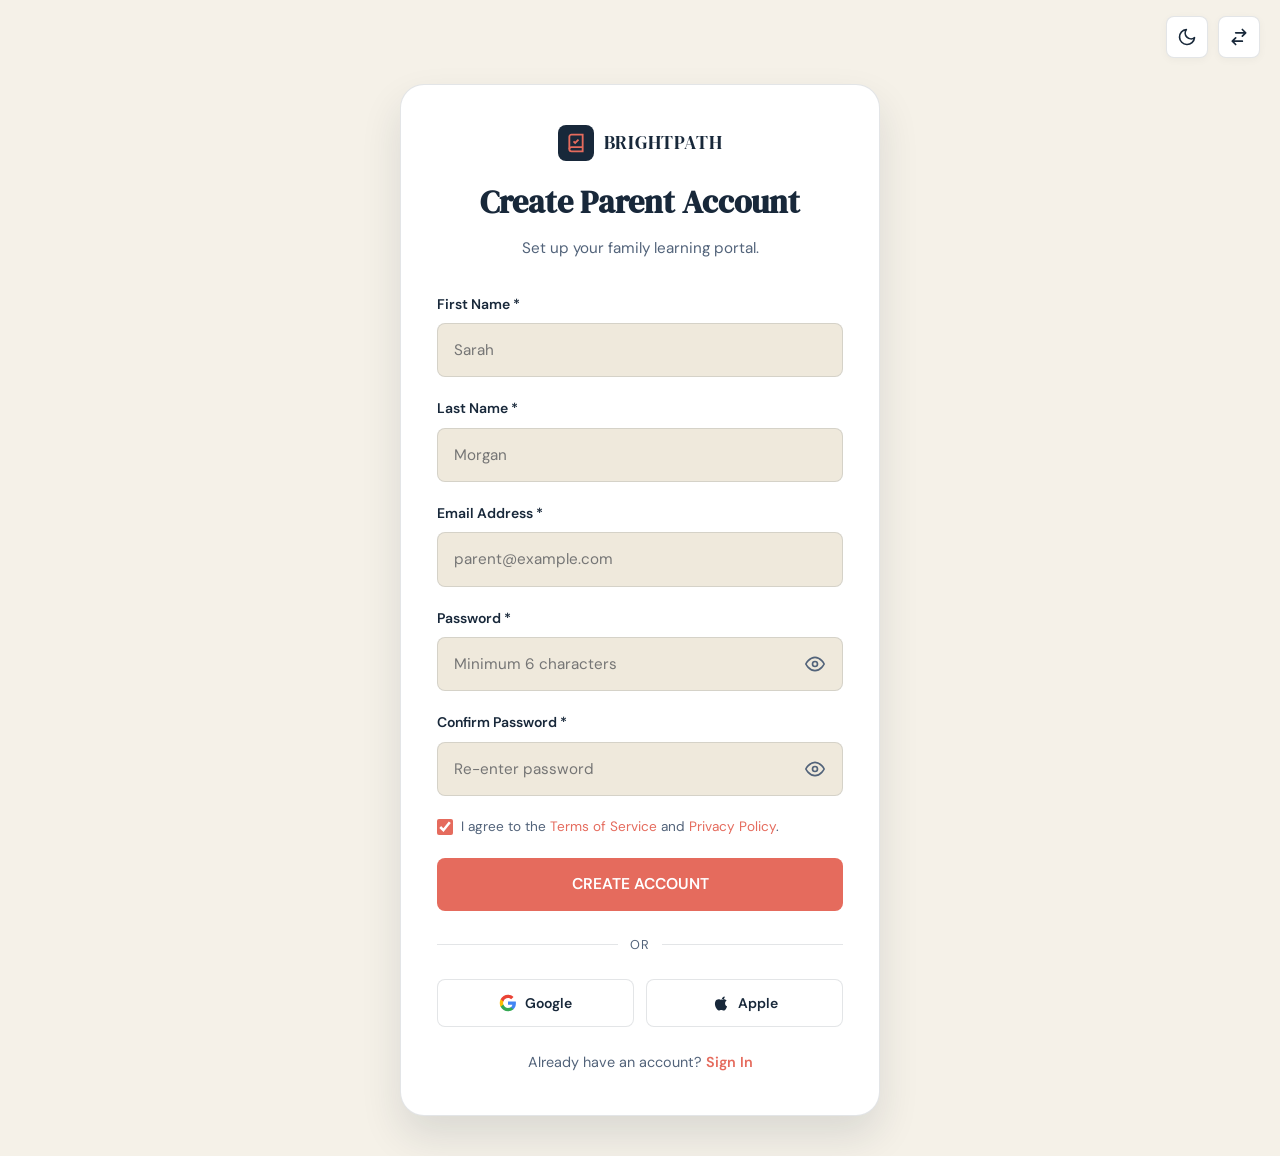
<file: register.html>
<!DOCTYPE html>
<html lang="en" data-theme="light" dir="ltr">
<head>
  <meta charset="UTF-8" />
  <meta name="viewport" content="width=device-width, initial-scale=1.0" />
  <title>Create Parent Account | BrightPath</title>
  <meta name="description" content="Register for a BrightPath parent portal account to track after-school progress, tutor notes, and homework completion." />
  <link rel="icon" type="image/svg+xml" href="assets/images/favicon.svg" />
  <script>
    (function() {
      var theme = localStorage.getItem('brightpath_theme') || 'light';
      var dir = localStorage.getItem('brightpath_dir') || 'ltr';
      document.documentElement.setAttribute('data-theme', theme);
      document.documentElement.setAttribute('dir', dir);
    })();
  </script>
  <link rel="stylesheet" href="assets/css/style.css" />
</head>
<body style="background-color: var(--bg-primary);">

  <div class="auth-viewport">
    <!-- TOP CONTROLS — SITS IN TOP PADDING AREA OUTSIDE AUTH CARD -->
    <div class="auth-top-controls" id="authControls">
      <button type="button" class="icon-circle-btn js-theme-toggle" aria-label="Toggle Theme" title="Toggle Light/Dark Theme">
        <svg width="20" height="20" viewBox="0 0 24 24" fill="none" stroke="currentColor" stroke-width="2" stroke-linecap="round" stroke-linejoin="round"><circle cx="12" cy="12" r="5"/><line x1="12" y1="1" x2="12" y2="3"/><line x1="12" y1="21" x2="12" y2="23"/><line x1="4.22" y1="4.22" x2="5.64" y2="5.64"/><line x1="18.36" y1="18.36" x2="19.78" y2="19.78"/><line x1="1" y1="12" x2="3" y2="12"/><line x1="21" y1="12" x2="23" y2="12"/><line x1="4.22" y1="19.78" x2="5.64" y2="18.36"/><line x1="18.36" y1="5.64" x2="19.78" y2="4.22"/></svg>
      </button>
      <button type="button" class="icon-circle-btn js-rtl-toggle" aria-label="Toggle Direction" title="Toggle LTR/RTL Layout">
        <svg width="20" height="20" viewBox="0 0 24 24" fill="none" stroke="currentColor" stroke-width="2" stroke-linecap="round" stroke-linejoin="round"><path d="M8 7h12m0 0l-4-4m4 4l-4 4m0 6H4m0 0l4 4m-4-4l4-4"/></svg>
      </button>
    </div>

    <div class="auth-card" id="registerCard">
      
      <div class="auth-header">
        <a href="index.html" class="auth-brand">
          <div class="logo-icon" style="width:36px; height:36px;">
            <svg width="20" height="20" viewBox="0 0 24 24" fill="none" stroke="currentColor" stroke-width="2.2">
              <path d="M4 19.5A2.5 2.5 0 0 1 6.5 17H20"></path>
              <path d="M6.5 2H20v20H6.5A2.5 2.5 0 0 1 4 19.5v-15A2.5 2.5 0 0 1 6.5 2z"></path>
              <path d="m9 10 2 2 4-4"></path>
            </svg>
          </div>
          <div class="logo-text" style="text-align:start;">
            <span class="logo-name" style="font-size:1.2rem;">BRIGHTPATH</span>
          </div>
        </a>

        <h1 class="auth-title">Create Parent Account</h1>
        <p class="auth-subtitle">Set up your family learning portal.</p>
      </div>

      <!-- Error Alert Container -->
      <div class="alert-box alert-error" id="registerError"></div>

      <form id="registerForm" novalidate>
        <div class="form-group">
          <label class="form-label" for="regFirstName">First Name *</label>
          <input type="text" id="regFirstName" class="form-input" placeholder="Sarah" required />
        </div>

        <div class="form-group">
          <label class="form-label" for="regLastName">Last Name *</label>
          <input type="text" id="regLastName" class="form-input" placeholder="Morgan" required />
        </div>

        <div class="form-group">
          <label class="form-label" for="regEmail">Email Address *</label>
          <input type="email" id="regEmail" class="form-input" placeholder="parent@example.com" required />
        </div>

        <div class="form-group">
          <label class="form-label" for="regPassword">Password *</label>
          <div class="input-wrapper">
            <input type="password" id="regPassword" class="form-input" placeholder="Minimum 6 characters" required />
            <button type="button" class="password-toggle js-password-toggle" aria-label="Toggle Password Visibility">👁</button>
          </div>
        </div>

        <div class="form-group">
          <label class="form-label" for="regConfirmPassword">Confirm Password *</label>
          <div class="input-wrapper">
            <input type="password" id="regConfirmPassword" class="form-input" placeholder="Re-enter password" required />
            <button type="button" class="password-toggle js-password-toggle" aria-label="Toggle Password Visibility">👁</button>
          </div>
        </div>

        <div class="form-group">
          <label class="checkbox-label" style="align-items:flex-start;">
            <input type="checkbox" id="regTerms" required checked style="margin-top:3px;" />
            <span style="font-size:0.85rem;">I agree to the <a href="#" style="color:var(--coral-500);">Terms of Service</a> and <a href="#" style="color:var(--coral-500);">Privacy Policy</a>.</span>
          </label>
        </div>

        <button type="submit" class="btn btn-primary" style="width: 100%;">CREATE ACCOUNT</button>
      </form>

      <div class="divider">
        <span>OR</span>
      </div>

      <div class="social-btns">
        <button type="button" class="social-btn" onclick="window.location.href='dashboard.html'">
          <svg width="18" height="18" viewBox="0 0 24 24"><path fill="#4285F4" d="M22.56 12.25c0-.78-.07-1.53-.2-2.25H12v4.26h5.92c-.26 1.37-1.04 2.53-2.21 3.31v2.77h3.57c2.08-1.92 3.28-4.74 3.28-8.09z"/><path fill="#34A853" d="M12 23c2.97 0 5.46-.98 7.28-2.66l-3.57-2.77c-.98.66-2.23 1.06-3.71 1.06-2.86 0-5.29-1.93-6.16-4.53H2.18v2.84C3.99 20.53 7.7 23 12 23z"/><path fill="#FBBC05" d="M5.84 14.09c-.22-.66-.35-1.36-.35-2.09s.13-1.43.35-2.09V7.06H2.18C1.43 8.55 1 10.22 1 12s.43 3.45 1.18 4.94l2.85-2.22.81-.63z"/><path fill="#EA4335" d="M12 5.38c1.62 0 3.06.56 4.21 1.64l3.15-3.15C17.45 2.09 14.97 1 12 1 7.7 1 3.99 3.47 2.18 7.06l3.66 2.84c.87-2.6 3.3-4.52 6.16-4.52z"/></svg>
          Google
        </button>
        <button type="button" class="social-btn" onclick="window.location.href='dashboard.html'">
          <svg width="18" height="18" viewBox="0 0 24 24" fill="currentColor"><path d="M18.71 19.5c-.83 1.24-1.71 2.45-3.05 2.47-1.34.03-1.77-.79-3.29-.79-1.53 0-2 .77-3.27.82-1.31.05-2.3-1.32-3.14-2.53C4.25 17 2.94 12.45 4.7 9.39c.87-1.52 2.43-2.48 4.12-2.51 1.28-.02 2.5.87 3.29.87.78 0 2.26-1.07 3.81-.91.65.03 2.47.26 3.64 1.98-.09.06-2.17 1.28-2.15 3.81.03 3.02 2.65 4.03 2.68 4.04-.03.07-.42 1.44-1.38 2.83M15.97 6.37c.66-.8 1.11-1.92.99-3.04-.96.04-2.12.64-2.81 1.44-.61.71-1.14 1.86-.99 2.96 1.07.08 2.15-.55 2.81-1.36z"/></svg>
          Apple
        </button>
      </div>

      <div class="auth-footer">
        Already have an account? <a href="login.html">Sign In</a>
      </div>
    </div>
  </div>

  <script src="assets/js/main.js"></script>
</body>
</html>
</file>
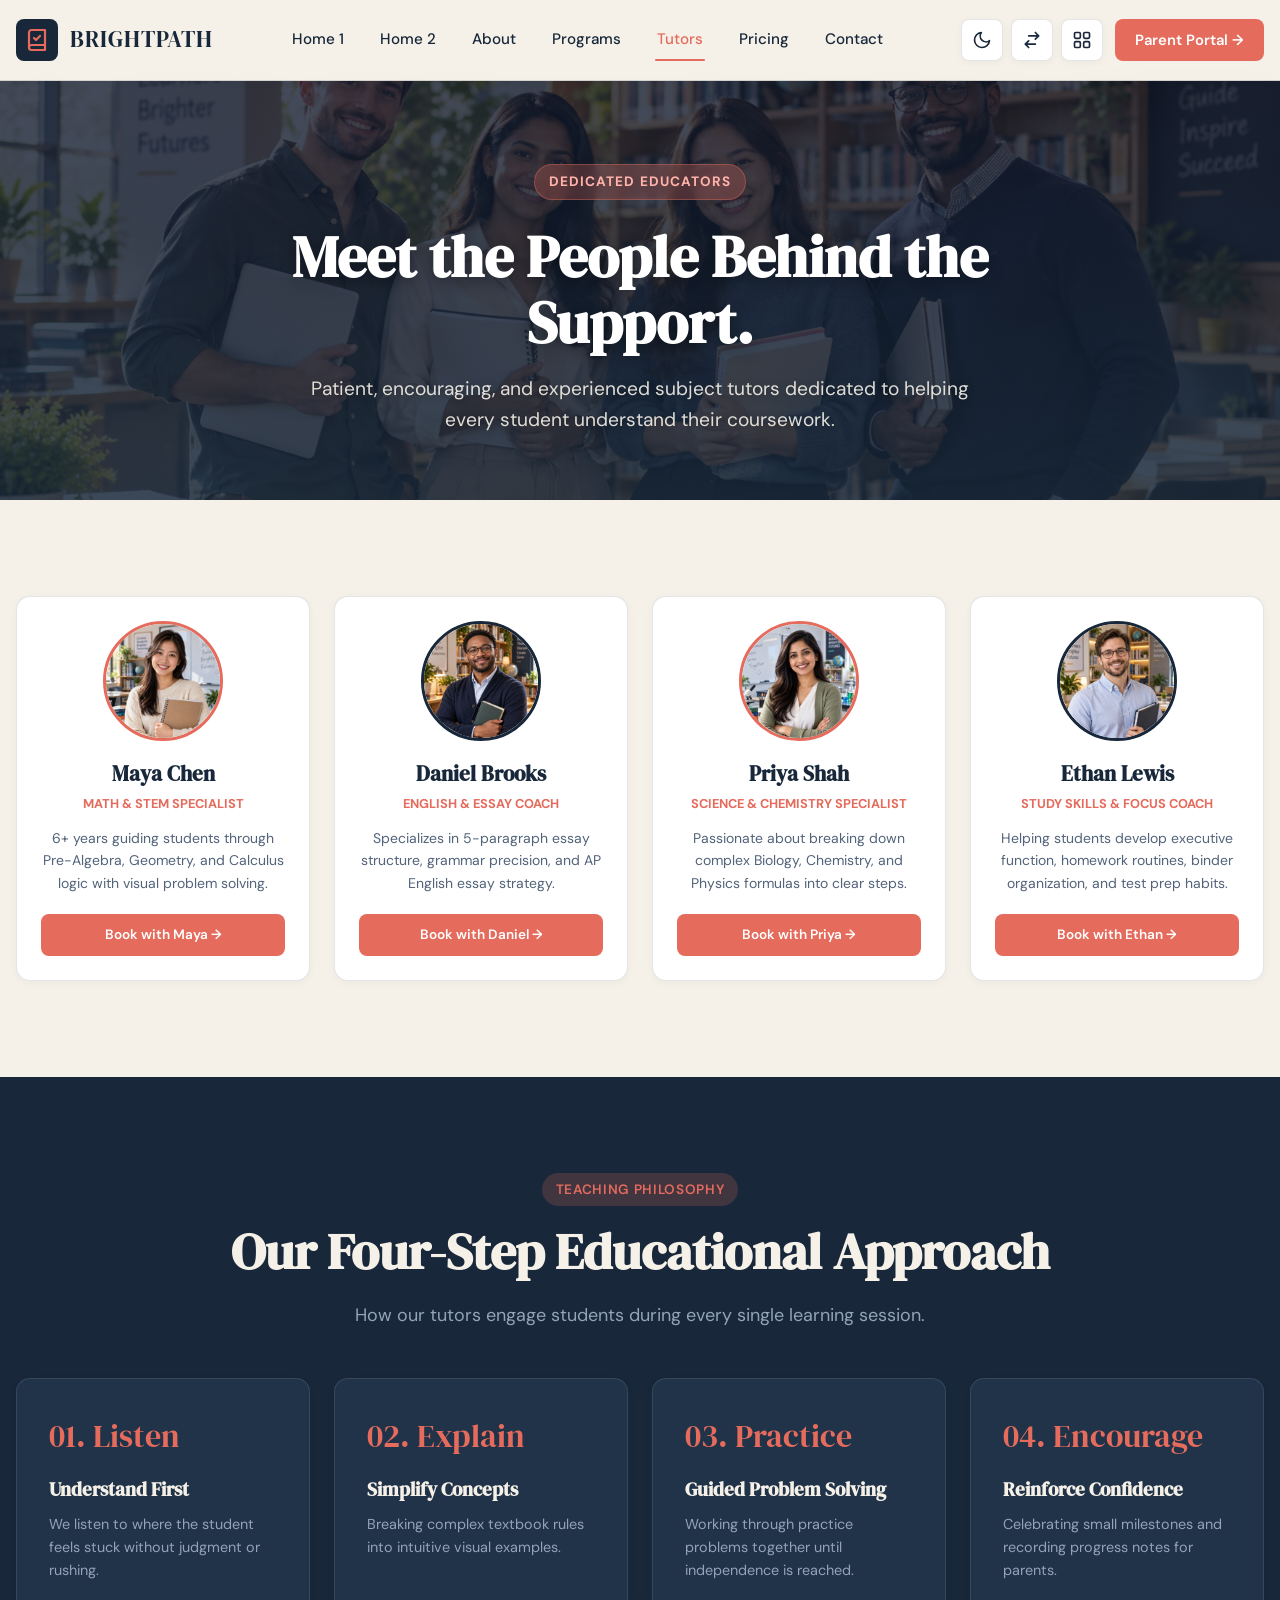
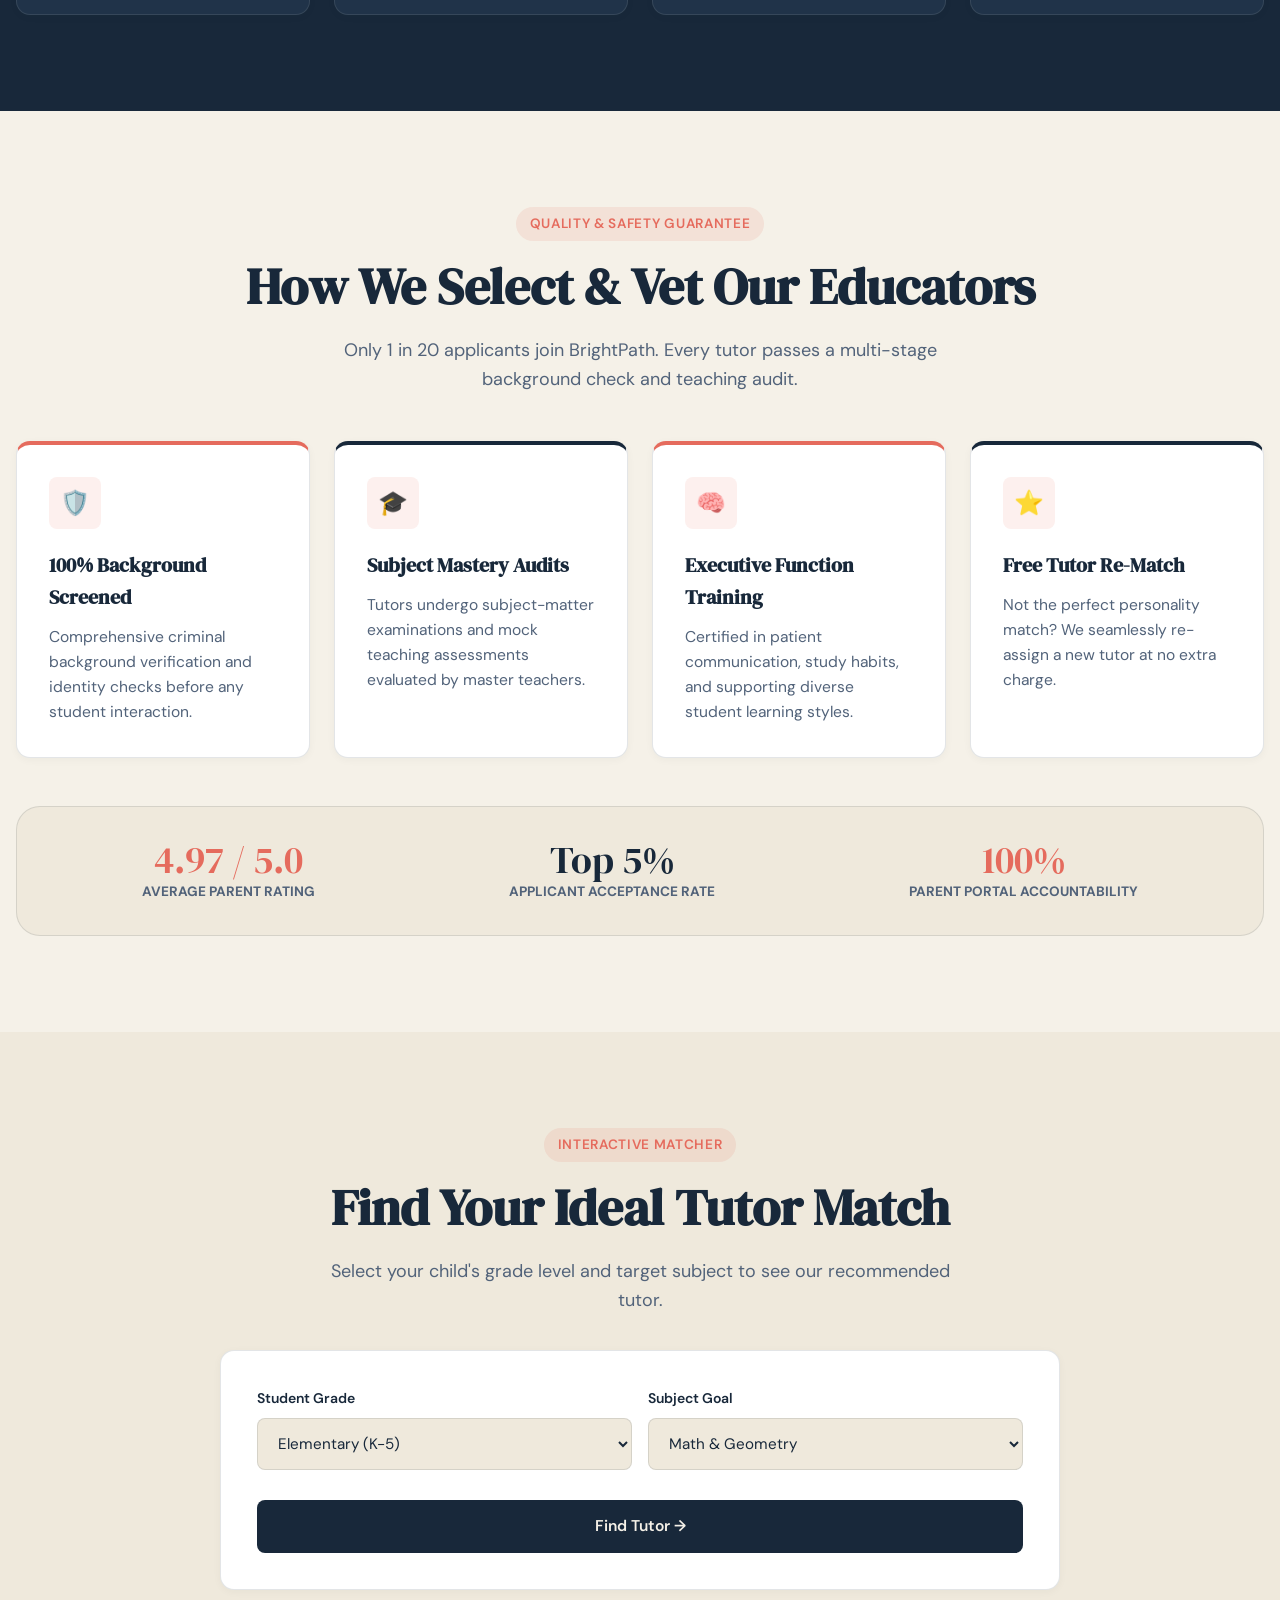
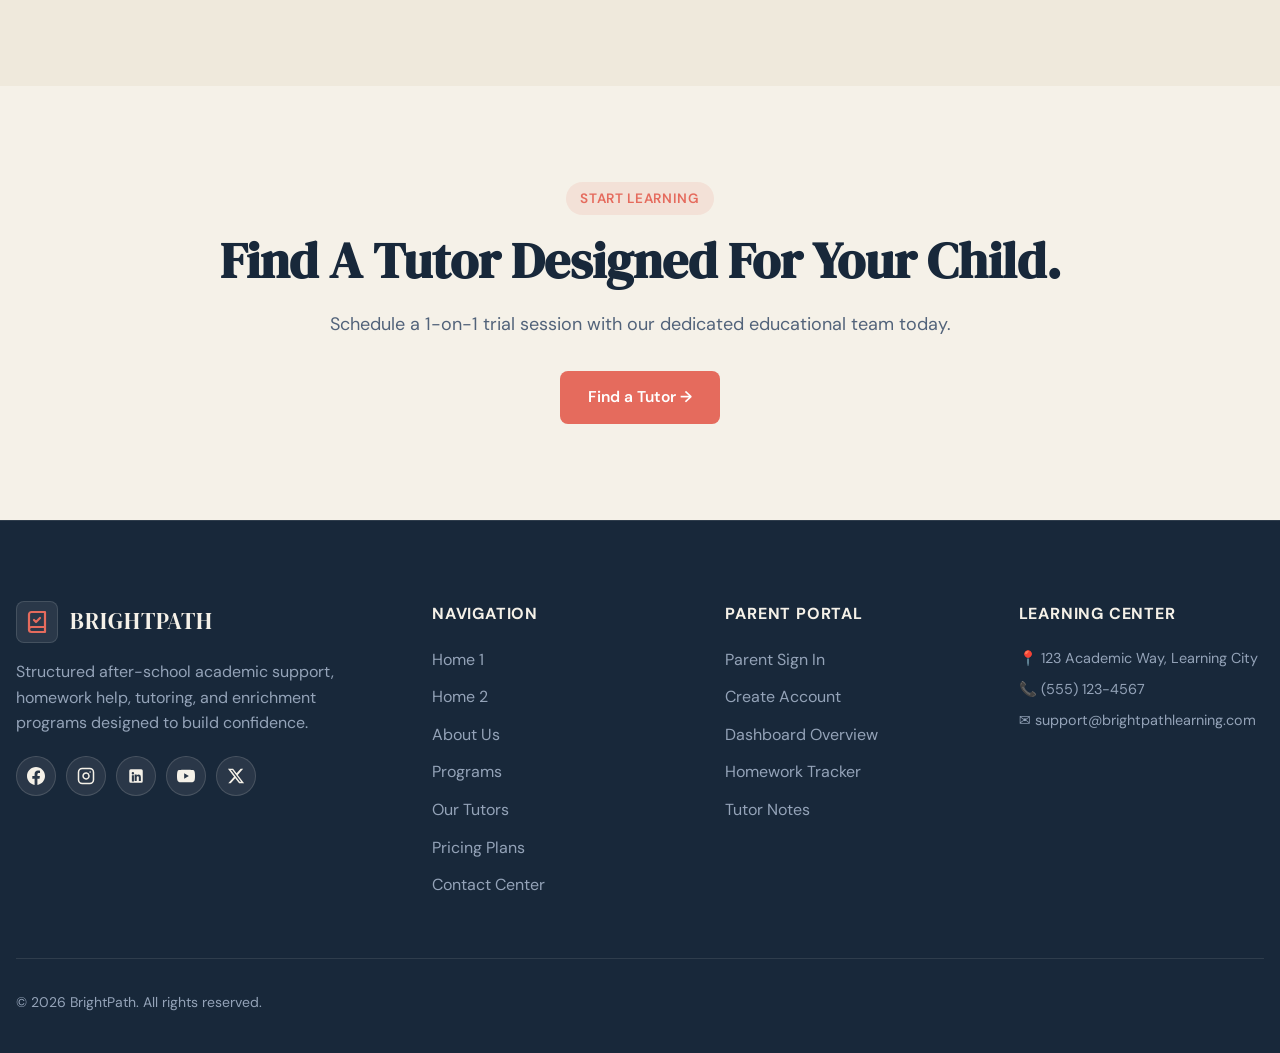
<file: tutors.html>
<!DOCTYPE html>
<html lang="en" data-theme="light" dir="ltr">
<head>
  <meta charset="UTF-8" />
  <meta name="viewport" content="width=device-width, initial-scale=1.0" />
  <title>Meet Our Tutors | BrightPath</title>
  <meta name="description" content="Meet BrightPath's team of academic tutors. Specialized educators in Math, Science, English, Reading, and Study Skills coaching." />
  <link rel="icon" type="image/svg+xml" href="assets/images/favicon.svg" />
  <script>
    (function() {
      var theme = localStorage.getItem('brightpath_theme') || 'light';
      var dir = localStorage.getItem('brightpath_dir') || 'ltr';
      document.documentElement.setAttribute('data-theme', theme);
      document.documentElement.setAttribute('dir', dir);
    })();
  </script>
  <link rel="stylesheet" href="assets/css/style.css" />
</head>
<body>

  <!-- Sticky Global Header -->
  <header class="header">
    <div class="container nav-container">
      <a href="index.html" class="brand-logo">
        <div class="logo-icon">
          <svg width="24" height="24" viewBox="0 0 24 24" fill="none" stroke="currentColor" stroke-width="2.2" stroke-linecap="round" stroke-linejoin="round">
            <path d="M4 19.5A2.5 2.5 0 0 1 6.5 17H20"></path>
            <path d="M6.5 2H20v20H6.5A2.5 2.5 0 0 1 4 19.5v-15A2.5 2.5 0 0 1 6.5 2z"></path>
            <path d="m9 10 2 2 4-4"></path>
          </svg>
        </div>
        <div class="logo-text">
          <span class="logo-name">BRIGHTPATH</span>
        </div>
      </a>

      <nav>
        <ul class="nav-links">
          <li><a href="index.html" class="nav-link">Home 1</a></li>
          <li><a href="home2.html" class="nav-link">Home 2</a></li>
          <li><a href="about.html" class="nav-link">About</a></li>
          <li><a href="programs.html" class="nav-link">Programs</a></li>
          <li><a href="tutors.html" class="nav-link active">Tutors</a></li>
          <li><a href="pricing.html" class="nav-link">Pricing</a></li>
          <li><a href="contact.html" class="nav-link">Contact</a></li>
        </ul>
      </nav>

      <div class="nav-actions">
        <div class="control-pill">
          <button type="button" class="icon-circle-btn js-theme-toggle" aria-label="Toggle Theme" title="Toggle Light/Dark Theme">
            <svg width="20" height="20" viewBox="0 0 24 24" fill="none" stroke="currentColor" stroke-width="2" stroke-linecap="round" stroke-linejoin="round"><circle cx="12" cy="12" r="5"/><line x1="12" y1="1" x2="12" y2="3"/><line x1="12" y1="21" x2="12" y2="23"/><line x1="4.22" y1="4.22" x2="5.64" y2="5.64"/><line x1="18.36" y1="18.36" x2="19.78" y2="19.78"/><line x1="1" y1="12" x2="3" y2="12"/><line x1="21" y1="12" x2="23" y2="12"/><line x1="4.22" y1="19.78" x2="5.64" y2="18.36"/><line x1="18.36" y1="5.64" x2="19.78" y2="4.22"/></svg>
          </button>
          <button type="button" class="icon-circle-btn js-rtl-toggle" aria-label="Toggle Direction" title="Toggle LTR/RTL Layout">
            <svg width="20" height="20" viewBox="0 0 24 24" fill="none" stroke="currentColor" stroke-width="2" stroke-linecap="round" stroke-linejoin="round"><path d="M8 7h12m0 0l-4-4m4 4l-4 4m0 6H4m0 0l4 4m-4-4l4-4"/></svg>
          </button>
          <a href="dashboard.html" class="icon-circle-btn" aria-label="Parent Portal Dashboard" title="Parent Portal Dashboard">
            <svg width="20" height="20" viewBox="0 0 24 24" fill="none" stroke="currentColor" stroke-width="2" stroke-linecap="round" stroke-linejoin="round"><rect x="3" y="3" width="7" height="7" rx="1.5"/><rect x="14" y="3" width="7" height="7" rx="1.5"/><rect x="14" y="14" width="7" height="7" rx="1.5"/><rect x="3" y="14" width="7" height="7" rx="1.5"/></svg>
          </a>
        </div>
        <a href="login.html" class="btn btn-primary">Parent Portal →</a>
        <button class="menu-toggle" id="menuToggle" aria-label="Open Navigation Menu">
          <svg width="26" height="26" viewBox="0 0 24 24" fill="none" stroke="currentColor" stroke-width="2"><line x1="3" y1="12" x2="21" y2="12"></line><line x1="3" y1="6" x2="21" y2="6"></line><line x1="3" y1="18" x2="21" y2="18"></line></svg>
        </button>
      </div>
    </div>
  </header>

  <!-- Mobile Drawer -->
  <div class="mobile-drawer" id="mobileDrawer" aria-hidden="true">
    <div class="drawer-backdrop" id="drawerBackdrop"></div>
    <div class="drawer-content">
      <div class="drawer-header">
        <div class="brand-logo">
          <div class="logo-icon"><svg width="20" height="20" viewBox="0 0 24 24" fill="none" stroke="currentColor" stroke-width="2"><path d="M4 19.5A2.5 2.5 0 0 1 6.5 17H20"></path><path d="M6.5 2H20v20H6.5A2.5 2.5 0 0 1 4 19.5v-15A2.5 2.5 0 0 1 6.5 2z"></path></svg></div>
          <span class="logo-name">BRIGHTPATH</span>
        </div>
        <button class="drawer-close" id="drawerClose">✕</button>
      </div>
      <ul class="drawer-links">
        <li><a href="index.html" class="drawer-link">Home 1</a></li>
        <li><a href="home2.html" class="drawer-link">Home 2</a></li>
        <li><a href="about.html" class="drawer-link">About</a></li>
        <li><a href="programs.html" class="drawer-link">Programs</a></li>
        <li><a href="tutors.html" class="drawer-link">Tutors</a></li>
        <li><a href="pricing.html" class="drawer-link">Pricing</a></li>
        <li><a href="contact.html" class="drawer-link">Contact</a></li>
      </ul>
      <div class="drawer-controls">
        <div class="control-pill">
          <button type="button" class="icon-circle-btn js-theme-toggle" aria-label="Toggle Theme" title="Toggle Light/Dark Theme">
            <svg width="20" height="20" viewBox="0 0 24 24" fill="none" stroke="currentColor" stroke-width="2" stroke-linecap="round" stroke-linejoin="round"><circle cx="12" cy="12" r="5"/><line x1="12" y1="1" x2="12" y2="3"/><line x1="12" y1="21" x2="12" y2="23"/><line x1="4.22" y1="4.22" x2="5.64" y2="5.64"/><line x1="18.36" y1="18.36" x2="19.78" y2="19.78"/><line x1="1" y1="12" x2="3" y2="12"/><line x1="21" y1="12" x2="23" y2="12"/><line x1="4.22" y1="19.78" x2="5.64" y2="18.36"/><line x1="18.36" y1="5.64" x2="19.78" y2="4.22"/></svg>
          </button>
          <button type="button" class="icon-circle-btn js-rtl-toggle" aria-label="Toggle Direction" title="Toggle LTR/RTL Layout">
            <svg width="20" height="20" viewBox="0 0 24 24" fill="none" stroke="currentColor" stroke-width="2" stroke-linecap="round" stroke-linejoin="round"><path d="M8 7h12m0 0l-4-4m4 4l-4 4m0 6H4m0 0l4 4m-4-4l4-4"/></svg>
          </button>
          <a href="dashboard.html" class="icon-circle-btn" aria-label="Parent Portal Dashboard" title="Parent Portal Dashboard">
            <svg width="20" height="20" viewBox="0 0 24 24" fill="none" stroke="currentColor" stroke-width="2" stroke-linecap="round" stroke-linejoin="round"><rect x="3" y="3" width="7" height="7" rx="1.5"/><rect x="14" y="3" width="7" height="7" rx="1.5"/><rect x="14" y="14" width="7" height="7" rx="1.5"/><rect x="3" y="14" width="7" height="7" rx="1.5"/></svg>
          </a>
        </div>
        <a href="login.html" class="btn btn-primary" style="width: 100%;">Parent Portal →</a>
      </div>
    </div>
  </div>

  <main>
    <!-- TUTOR SECTION 01 — HERO -->
    <section class="page-hero page-hero-tutors" id="tutorsHero">
      <div class="hero-bg-overlay"></div>
      <div class="container">
        <span class="section-tag hero-tag-dark">Dedicated Educators</span>
        <h1 class="hero-title">Meet the People Behind the Support.</h1>
        <p class="hero-lead">Patient, encouraging, and experienced subject tutors dedicated to helping every student understand their coursework.</p>
      </div>
    </section>

    <!-- TUTOR SECTION 02 — TUTOR PROFILES -->
    <section class="section" id="tutorGridSection">
      <div class="container">
        <div class="grid-4">
          <div class="card" style="padding:24px; text-align:center;">
            <img src="assets/images/12.png" alt="Maya Chen" style="width:120px; height:120px; border-radius:50%; object-fit:cover; margin:0 auto 16px; border:3px solid var(--coral-500);" />
            <h3 class="card-title" style="font-size:1.3rem; margin-bottom:4px;">Maya Chen</h3>
            <span style="font-size:0.8rem; font-weight:700; color:var(--coral-500); text-transform:uppercase;">Math & STEM Specialist</span>
            <p style="font-size:0.875rem; color:var(--text-muted); margin:12px 0 20px;">6+ years guiding students through Pre-Algebra, Geometry, and Calculus logic with visual problem solving.</p>
            <button class="btn btn-primary js-book-trigger" data-session="Tutor Maya Chen" style="width:100%; font-size:0.85rem; padding:10px; margin-top:auto;">Book with Maya →</button>
          </div>

          <div class="card" style="padding:24px; text-align:center;">
            <img src="assets/images/13.png" alt="Daniel Brooks" style="width:120px; height:120px; border-radius:50%; object-fit:cover; margin:0 auto 16px; border:3px solid var(--navy-900);" />
            <h3 class="card-title" style="font-size:1.3rem; margin-bottom:4px;">Daniel Brooks</h3>
            <span style="font-size:0.8rem; font-weight:700; color:var(--coral-500); text-transform:uppercase;">English & Essay Coach</span>
            <p style="font-size:0.875rem; color:var(--text-muted); margin:12px 0 20px;">Specializes in 5-paragraph essay structure, grammar precision, and AP English essay strategy.</p>
            <button class="btn btn-primary js-book-trigger" data-session="Tutor Daniel Brooks" style="width:100%; font-size:0.85rem; padding:10px; margin-top:auto;">Book with Daniel →</button>
          </div>

          <div class="card" style="padding:24px; text-align:center;">
            <img src="assets/images/14.png" alt="Priya Shah" style="width:120px; height:120px; border-radius:50%; object-fit:cover; margin:0 auto 16px; border:3px solid var(--coral-500);" />
            <h3 class="card-title" style="font-size:1.3rem; margin-bottom:4px;">Priya Shah</h3>
            <span style="font-size:0.8rem; font-weight:700; color:var(--coral-500); text-transform:uppercase;">Science & Chemistry Specialist</span>
            <p style="font-size:0.875rem; color:var(--text-muted); margin:12px 0 20px;">Passionate about breaking down complex Biology, Chemistry, and Physics formulas into clear steps.</p>
            <button class="btn btn-primary js-book-trigger" data-session="Tutor Priya Shah" style="width:100%; font-size:0.85rem; padding:10px; margin-top:auto;">Book with Priya →</button>
          </div>

          <div class="card" style="padding:24px; text-align:center;">
            <img src="assets/images/15.png" alt="Ethan Lewis" style="width:120px; height:120px; border-radius:50%; object-fit:cover; margin:0 auto 16px; border:3px solid var(--navy-900);" />
            <h3 class="card-title" style="font-size:1.3rem; margin-bottom:4px;">Ethan Lewis</h3>
            <span style="font-size:0.8rem; font-weight:700; color:var(--coral-500); text-transform:uppercase;">Study Skills & Focus Coach</span>
            <p style="font-size:0.875rem; color:var(--text-muted); margin:12px 0 20px;">Helping students develop executive function, homework routines, binder organization, and test prep habits.</p>
            <button class="btn btn-primary js-book-trigger" data-session="Tutor Ethan Lewis" style="width:100%; font-size:0.85rem; padding:10px; margin-top:auto;">Book with Ethan →</button>
          </div>
        </div>
      </div>
    </section>

    <!-- TUTOR SECTION 03 — TUTOR APPROACH -->
    <section class="section section-dark" id="tutorApproachSection">
      <div class="container">
        <div style="text-align: center; margin-bottom: 48px;">
          <span class="section-tag" style="background:rgba(229,107,93,0.2);">Teaching Philosophy</span>
          <h2 class="section-title" style="color:var(--ivory-100);">Our Four-Step Educational Approach</h2>
          <p class="section-subtitle" style="color:var(--slate-400); margin-inline:auto;">How our tutors engage students during every single learning session.</p>
        </div>

        <div class="grid-4">
          <div class="card" style="background:var(--navy-800); border-color:rgba(245,241,232,0.1);">
            <div style="font-family:var(--font-heading); font-size:2rem; color:var(--coral-500); margin-bottom:12px;">01. Listen</div>
            <h4 style="font-family:var(--font-heading); font-size:1.2rem; color:var(--ivory-100); margin-bottom:8px;">Understand First</h4>
            <p style="color:var(--slate-400); font-size:0.9rem;">We listen to where the student feels stuck without judgment or rushing.</p>
          </div>

          <div class="card" style="background:var(--navy-800); border-color:rgba(245,241,232,0.1);">
            <div style="font-family:var(--font-heading); font-size:2rem; color:var(--coral-500); margin-bottom:12px;">02. Explain</div>
            <h4 style="font-family:var(--font-heading); font-size:1.2rem; color:var(--ivory-100); margin-bottom:8px;">Simplify Concepts</h4>
            <p style="color:var(--slate-400); font-size:0.9rem;">Breaking complex textbook rules into intuitive visual examples.</p>
          </div>

          <div class="card" style="background:var(--navy-800); border-color:rgba(245,241,232,0.1);">
            <div style="font-family:var(--font-heading); font-size:2rem; color:var(--coral-500); margin-bottom:12px;">03. Practice</div>
            <h4 style="font-family:var(--font-heading); font-size:1.2rem; color:var(--ivory-100); margin-bottom:8px;">Guided Problem Solving</h4>
            <p style="color:var(--slate-400); font-size:0.9rem;">Working through practice problems together until independence is reached.</p>
          </div>

          <div class="card" style="background:var(--navy-800); border-color:rgba(245,241,232,0.1);">
            <div style="font-family:var(--font-heading); font-size:2rem; color:var(--coral-500); margin-bottom:12px;">04. Encourage</div>
            <h4 style="font-family:var(--font-heading); font-size:1.2rem; color:var(--ivory-100); margin-bottom:8px;">Reinforce Confidence</h4>
            <p style="color:var(--slate-400); font-size:0.9rem;">Celebrating small milestones and recording progress notes for parents.</p>
          </div>
        </div>
      </div>
    </section>

    <!-- TUTOR SECTION 03B — UNIQUE EDUCATOR VETTING & GUARANTEE -->
    <section class="section" id="tutorVettingSection">
      <div class="container">
        <div style="text-align: center; margin-bottom: 48px;">
          <span class="section-tag">Quality & Safety Guarantee</span>
          <h2 class="section-title">How We Select & Vet Our Educators</h2>
          <p class="section-subtitle" style="margin-inline: auto;">Only 1 in 20 applicants join BrightPath. Every tutor passes a multi-stage background check and teaching audit.</p>
        </div>

        <div class="grid-4" style="margin-bottom: 48px;">
          <div class="card" style="border-top: 4px solid var(--coral-500);">
            <div class="card-icon" style="font-size:1.5rem;">🛡️</div>
            <h3 class="card-title" style="font-size:1.25rem;">100% Background Screened</h3>
            <p class="card-desc">Comprehensive criminal background verification and identity checks before any student interaction.</p>
          </div>

          <div class="card" style="border-top: 4px solid var(--navy-900);">
            <div class="card-icon" style="font-size:1.5rem;">🎓</div>
            <h3 class="card-title" style="font-size:1.25rem;">Subject Mastery Audits</h3>
            <p class="card-desc">Tutors undergo subject-matter examinations and mock teaching assessments evaluated by master teachers.</p>
          </div>

          <div class="card" style="border-top: 4px solid var(--coral-500);">
            <div class="card-icon" style="font-size:1.5rem;">🧠</div>
            <h3 class="card-title" style="font-size:1.25rem;">Executive Function Training</h3>
            <p class="card-desc">Certified in patient communication, study habits, and supporting diverse student learning styles.</p>
          </div>

          <div class="card" style="border-top: 4px solid var(--navy-900);">
            <div class="card-icon" style="font-size:1.5rem;">⭐</div>
            <h3 class="card-title" style="font-size:1.25rem;">Free Tutor Re-Match</h3>
            <p class="card-desc">Not the perfect personality match? We seamlessly re-assign a new tutor at no extra charge.</p>
          </div>
        </div>

        <!-- Trust Stats Banner -->
        <div style="background: var(--bg-secondary); border-radius: var(--radius-lg); padding: 32px 40px; border: 1.5px solid var(--border-color); display: flex; align-items: center; justify-content: space-around; flex-wrap: wrap; gap: 24px; text-align: center;">
          <div>
            <div style="font-family: var(--font-heading); font-size: 2.4rem; color: var(--coral-500); line-height: 1.1;">4.97 / 5.0</div>
            <div style="font-size: 0.85rem; font-weight: 700; color: var(--text-muted); text-transform: uppercase;">Average Parent Rating</div>
          </div>
          <div>
            <div style="font-family: var(--font-heading); font-size: 2.4rem; color: var(--text-primary); line-height: 1.1;">Top 5%</div>
            <div style="font-size: 0.85rem; font-weight: 700; color: var(--text-muted); text-transform: uppercase;">Applicant Acceptance Rate</div>
          </div>
          <div>
            <div style="font-family: var(--font-heading); font-size: 2.4rem; color: var(--coral-500); line-height: 1.1;">100%</div>
            <div style="font-size: 0.85rem; font-weight: 700; color: var(--text-muted); text-transform: uppercase;">Parent Portal Accountability</div>
          </div>
        </div>
      </div>
    </section>

    <!-- TUTOR SECTION 04 — INTERACTIVE TUTOR MATCHING TOOL -->
    <section class="section" style="background:var(--bg-secondary);" id="tutorMatcherSection">
      <div class="container" style="max-width:840px;">
        <div style="text-align: center; margin-bottom: 36px;">
          <span class="section-tag">Interactive Matcher</span>
          <h2 class="section-title">Find Your Ideal Tutor Match</h2>
          <p class="section-subtitle" style="margin-inline:auto;">Select your child's grade level and target subject to see our recommended tutor.</p>
        </div>

        <div class="card" style="padding:36px;">
          <form id="tutorMatchForm">
            <div class="form-row">
              <div class="form-group">
                <label class="form-label">Student Grade</label>
                <select class="form-input" id="matchGrade" required>
                  <option value="Elementary (K-5)">Elementary (K-5)</option>
                  <option value="Middle School (6-8)">Middle School (6-8)</option>
                  <option value="High School (9-12)">High School (9-12)</option>
                </select>
              </div>
              <div class="form-group">
                <label class="form-label">Subject Goal</label>
                <select class="form-input" id="matchSubject" required>
                  <option value="Math">Math & Geometry</option>
                  <option value="English">English & Writing</option>
                  <option value="Science">Science & Physics</option>
                  <option value="Study">Study Skills & Focus</option>
                </select>
              </div>
            </div>
            <button type="submit" class="btn btn-navy" style="width:100%; margin-top:10px;">Find Tutor →</button>
          </form>

          <div id="matchResult" style="margin-top:24px; display:none;"></div>
        </div>
      </div>
    </section>

    <!-- TUTOR SECTION 05 — CTA -->
    <section class="section" style="text-align: center;" id="tutorCta">
      <div class="container">
        <span class="section-tag">Start Learning</span>
        <h2 class="section-title">Find A Tutor Designed For Your Child.</h2>
        <p class="section-subtitle" style="margin-inline:auto; margin-bottom:32px;">Schedule a 1-on-1 trial session with our dedicated educational team today.</p>
        <button class="btn btn-primary js-book-trigger" data-session="Find a Tutor General">Find a Tutor →</button>
      </div>
    </section>
  </main>

  <!-- Global Footer -->
  <footer class="footer">
    <div class="container">
      <div class="footer-grid">
        <div class="footer-brand">
          <a href="index.html" class="brand-logo">
            <div class="logo-icon">
              <svg width="24" height="24" viewBox="0 0 24 24" fill="none" stroke="currentColor" stroke-width="2.2" stroke-linecap="round" stroke-linejoin="round">
                <path d="M4 19.5A2.5 2.5 0 0 1 6.5 17H20"></path>
                <path d="M6.5 2H20v20H6.5A2.5 2.5 0 0 1 4 19.5v-15A2.5 2.5 0 0 1 6.5 2z"></path>
                <path d="m9 10 2 2 4-4"></path>
              </svg>
            </div>
            <div class="logo-text">
              <span class="logo-name">BRIGHTPATH</span>
            </div>
          </a>
          <p>Structured after-school academic support, homework help, tutoring, and enrichment programs designed to build confidence.</p>
          <div class="footer-social-links" style="margin-top:20px; display:flex; gap:10px;">
            <a href="#" class="social-icon-btn" aria-label="Facebook">
              <svg width="18" height="18" viewBox="0 0 24 24" fill="currentColor"><path d="M24 12.073c0-6.627-5.373-12-12-12s-12 5.373-12 12c0 5.99 4.388 10.954 10.125 11.854v-8.385H7.078v-3.47h3.047V9.43c0-3.007 1.792-4.669 4.533-4.669 1.312 0 2.686.235 2.686.235v2.953H15.83c-1.491 0-1.956.925-1.956 1.874v2.25h3.328l-.532 3.47h-2.796v8.385C19.612 23.027 24 18.062 24 12.073z"/></svg>
            </a>
            <a href="#" class="social-icon-btn" aria-label="Instagram">
              <svg width="18" height="18" viewBox="0 0 24 24" fill="none" stroke="currentColor" stroke-width="2" stroke-linecap="round" stroke-linejoin="round"><rect x="2" y="2" width="20" height="20" rx="5" ry="5"></rect><path d="M16 11.37A4 4 0 1 1 12.63 8 4 4 0 0 1 16 11.37z"></path><line x1="17.5" y1="6.5" x2="17.51" y2="6.5"></line></svg>
            </a>
            <a href="#" class="social-icon-btn" aria-label="LinkedIn">
              <svg width="18" height="18" viewBox="0 0 24 24" fill="currentColor"><path d="M19 3a2 2 0 0 1 2 2v14a2 2 0 0 1-2 2H5a2 2 0 0 1-2-2V5a2 2 0 0 1 2-2h14m-.5 15.5v-5.3a3.26 3.26 0 0 0-3.26-3.26c-.85 0-1.84.52-2.28 1.3v-1.11h-2.79v8.37h2.79v-4.93c0-.77.62-1.4 1.39-1.4a1.4 1.4 0 0 1 1.4 1.4v4.93h2.75M6.46 10.9v8.37H9.25V10.9H6.46M7.86 6.74a1.62 1.62 0 1 0 0 3.24 1.62 1.62 0 0 0 0-3.24z"/></svg>
            </a>
            <a href="#" class="social-icon-btn" aria-label="YouTube">
              <svg width="18" height="18" viewBox="0 0 24 24" fill="currentColor"><path d="M23.498 6.186a3.016 3.016 0 0 0-2.122-2.136C19.505 3.545 12 3.545 12 3.545s-7.505 0-9.377.505A3.017 3.017 0 0 0 .502 6.186C0 8.07 0 12 0 12s0 3.93.502 5.814a3.016 3.016 0 0 0 2.122 2.136c1.871.505 9.376.505 9.376.505s7.505 0 9.377-.505a3.015 3.015 0 0 0 2.122-2.136C24 15.93 24 12 24 12s0-3.93-.502-5.814zM9.545 15.568V8.432L15.818 12l-6.273 3.568z"/></svg>
            </a>
            <a href="#" class="social-icon-btn" aria-label="Twitter">
              <svg width="18" height="18" viewBox="0 0 24 24" fill="currentColor"><path d="M18.244 2.25h3.308l-7.227 8.26 8.502 11.24H16.17l-5.214-6.817L4.99 21.75H1.68l7.73-8.835L1.254 2.25H8.08l4.713 6.231zm-1.161 17.52h1.833L7.084 4.126H5.117z"/></svg>
            </a>
          </div>
        </div>

        <div>
          <h4 class="footer-title">Navigation</h4>
          <ul class="footer-links">
            <li><a href="index.html" class="footer-link">Home 1</a></li>
            <li><a href="home2.html" class="footer-link">Home 2</a></li>
            <li><a href="about.html" class="footer-link">About Us</a></li>
            <li><a href="programs.html" class="footer-link">Programs</a></li>
            <li><a href="tutors.html" class="footer-link">Our Tutors</a></li>
            <li><a href="pricing.html" class="footer-link">Pricing Plans</a></li>
            <li><a href="contact.html" class="footer-link">Contact Center</a></li>
          </ul>
        </div>

        <div>
          <h4 class="footer-title">Parent Portal</h4>
          <ul class="footer-links">
            <li><a href="login.html" class="footer-link">Parent Sign In</a></li>
            <li><a href="register.html" class="footer-link">Create Account</a></li>
            <li><a href="dashboard.html" class="footer-link">Dashboard Overview</a></li>
            <li><a href="dashboard.html" class="footer-link">Homework Tracker</a></li>
            <li><a href="dashboard.html" class="footer-link">Tutor Notes</a></li>
          </ul>
        </div>

        <div>
          <h4 class="footer-title">Learning Center</h4>
          <p style="color:var(--slate-400); font-size:0.9rem; margin-bottom:8px;">📍 123 Academic Way, Learning City</p>
          <p style="color:var(--slate-400); font-size:0.9rem; margin-bottom:8px;">📞 (555) 123-4567</p>
          <p style="color:var(--slate-400); font-size:0.9rem;">✉️ support@brightpathlearning.com</p>
        </div>
      </div>

      <div class="footer-bottom">
        <div>© 2026 BrightPath. All rights reserved.</div>
      </div>
    </div>
  </footer>

  <!-- Universal Reusable Modal -->
  <div class="modal-overlay" id="globalModal" aria-hidden="true">
    <div class="modal-container">
      <button class="modal-close js-modal-close">✕</button>
      <h3 class="auth-title" id="modalTitle" style="font-size:1.6rem; margin-bottom:16px;">Book a Session</h3>
      <div id="modalBody"></div>
    </div>
  </div>

  <script src="assets/js/main.js"></script>
</body>
</html>
</file>
<file: assets/css/style.css>
/* ==========================================================================
   BRIGHTPATH AFTER-SCHOOL LEARNING CENTER — GLOBAL & PUBLIC STYLESHEET
   Brand Palette:
   - Primary: Deep Navy #18283A
   - Secondary: Warm Ivory #F5F1E8
   - Accent: Academic Coral #E56B5D
   ========================================================================== */

@import url('https://fonts.googleapis.com/css2?family=DM+Sans:ital,opsz,wght@0,9..40,100..1000;1,9..40,100..1000&family=DM+Serif+Display:ital@0;1&display=swap');

:root {
  /* Brand Color System */
  --navy-900: #18283A;
  --navy-800: #203349;
  --navy-700: #29405B;
  --navy-600: #355070;
  --navy-100: #EBF0F5;
  
  --ivory-100: #F5F1E8;
  --ivory-200: #EBE4D5;
  --ivory-300: #DFD5C0;
  
  --coral-500: #E56B5D;
  --coral-600: #D35648;
  --coral-100: #FDF0EE;
  
  --white: #FFFFFF;
  --slate-900: #0F172A;
  --slate-700: #334155;
  --slate-600: #475569;
  --slate-400: #94A3B8;
  --slate-200: #E2E8F0;
  --slate-100: #F1F5F9;

  /* Default Light Theme Surface Tokens */
  --bg-primary: var(--ivory-100);
  --bg-secondary: #EFE9DC;
  --bg-card: var(--white);
  --bg-dark-section: var(--navy-900);
  
  --text-primary: var(--navy-900);
  --text-muted: #52637A;
  --text-light: var(--ivory-100);
  --text-dark-bg: var(--ivory-100);

  --border-color: rgba(24, 40, 58, 0.12);
  --border-focus: var(--coral-500);

  --accent: var(--coral-500);
  --accent-hover: var(--coral-600);
  
  /* Typography Tokens */
  --font-heading: 'DM Serif Display', Georgia, serif;
  --font-body: 'DM Sans', system-ui, -apple-system, sans-serif;
  
  /* Layout Spacing */
  --container-width: 1280px;
  --radius-sm: 8px;
  --radius-md: 14px;
  --radius-lg: 24px;
  --radius-full: 9999px;
  
  --shadow-sm: 0 2px 8px rgba(24, 40, 58, 0.04);
  --shadow-md: 0 8px 24px rgba(24, 40, 58, 0.08);
  --shadow-lg: 0 20px 40px rgba(24, 40, 58, 0.12);
  
  --transition-fast: 0.2s ease;
  --transition-normal: 0.3s ease;
}

/* ==========================================================================
   DARK THEME OVERRIDES
   ========================================================================== */
html[data-theme="dark"] {
  --bg-primary: var(--navy-900);
  --bg-secondary: var(--navy-800);
  --bg-card: var(--navy-800);
  --bg-dark-section: #101B28;
  
  --text-primary: var(--ivory-100);
  --text-muted: #A8B8CC;
  --text-light: var(--ivory-100);
  --text-dark-bg: var(--ivory-100);
  
  --border-color: rgba(245, 241, 232, 0.15);
  --coral-100: rgba(229, 107, 93, 0.2);
  --shadow-sm: 0 2px 8px rgba(0, 0, 0, 0.3);
  --shadow-md: 0 8px 24px rgba(0, 0, 0, 0.4);
  --shadow-lg: 0 20px 40px rgba(0, 0, 0, 0.5);
}

/* ==========================================================================
   RESET & BASE STYLES
   ========================================================================== */
*, *::before, *::after {
  box-sizing: border-box;
  margin: 0;
  padding: 0;
}

::selection {
  background-color: var(--coral-500);
  color: #FFFFFF;
}

::-moz-selection {
  background-color: var(--coral-500);
  color: #FFFFFF;
}

html {
  scroll-behavior: smooth;
  font-size: 16px;
  height: 100%;
  overflow-x: hidden;
}

body {
  font-family: var(--font-body);
  background-color: var(--bg-primary);
  color: var(--text-primary);
  line-height: 1.6;
  overflow-x: hidden;
  max-width: 100vw;
  min-height: 100vh;
  display: flex;
  flex-direction: column;
}

/* Smooth theme transition ONLY during manual theme toggle, NOT during page navigation */
html.theme-transitioning,
html.theme-transitioning body,
html.theme-transitioning .header,
html.theme-transitioning .icon-circle-btn,
html.theme-transitioning .card,
html.theme-transitioning .btn {
  transition: background-color var(--transition-normal), color var(--transition-normal), border-color var(--transition-normal), box-shadow var(--transition-normal) !important;
}

/* Offset for fixed navbar ONLY on pages with .header */
body:has(.header) {
  padding-top: 80px;
}

img {
  max-width: 100%;
  height: auto;
  display: block;
  object-fit: cover;
}

a {
  color: inherit;
  text-decoration: none;
}

button, input, select, textarea {
  font: inherit;
}

button {
  cursor: pointer;
  border: none;
  background: none;
}

/* Container */
.container {
  width: min(100% - 32px, var(--container-width));
  margin-inline: auto;
}

/* RTL Helpers */
[dir="rtl"] .rtl-flip {
  transform: scaleX(-1);
}

/* Typography Utility */
.font-serif {
  font-family: var(--font-heading);
}

.text-accent {
  color: var(--coral-500);
}

.section-tag {
  display: inline-flex;
  align-items: center;
  gap: 8px;
  padding: 6px 14px;
  background: rgba(229, 107, 93, 0.12);
  color: var(--coral-500);
  border-radius: var(--radius-full);
  font-weight: 600;
  font-size: 0.85rem;
  text-transform: uppercase;
  letter-spacing: 0.05em;
  margin-bottom: 16px;
}

.section-title {
  font-family: var(--font-heading);
  font-size: clamp(2rem, 4vw, 3.2rem);
  line-height: 1.15;
  color: var(--text-primary);
  margin-bottom: 20px;
}

.section-subtitle {
  font-size: 1.125rem;
  color: var(--text-muted);
  max-width: 640px;
  line-height: 1.6;
}

/* Buttons */
.btn {
  display: inline-flex;
  align-items: center;
  justify-content: center;
  gap: 10px;
  padding: 14px 28px;
  border-radius: var(--radius-sm);
  font-weight: 600;
  font-size: 0.975rem;
  transition: all var(--transition-fast);
  white-space: nowrap;
}

.btn-primary {
  background-color: var(--coral-500);
  color: var(--white);
}

.btn-primary:hover {
  background-color: var(--coral-600);
  transform: translateY(-2px);
  box-shadow: 0 6px 20px rgba(229, 107, 93, 0.35);
}

.btn-secondary {
  background-color: transparent;
  color: var(--text-primary);
  border: 1.5px solid var(--border-color);
}

.btn-secondary:hover {
  border-color: var(--navy-900);
  background-color: rgba(24, 40, 58, 0.05);
}

html[data-theme="dark"] .btn-secondary:hover {
  border-color: var(--ivory-100);
  background-color: rgba(245, 241, 232, 0.1);
}

.btn-navy {
  background-color: var(--navy-900);
  color: var(--ivory-100);
}

.btn-navy:hover {
  background-color: var(--navy-800);
  transform: translateY(-2px);
}

html[data-theme="dark"] .btn-navy {
  background-color: var(--coral-500);
  color: #FFFFFF;
}

html[data-theme="dark"] .btn-navy:hover {
  background-color: var(--coral-600);
  color: #FFFFFF;
}

/* Parent Preview Inner Card Box Styling */
.parent-preview-inner-box {
  background: var(--bg-secondary);
  border: 1px solid var(--border-color);
  padding: 16px;
  border-radius: var(--radius-sm);
  transition: background-color var(--transition-fast), border-color var(--transition-fast);
}

html[data-theme="dark"] .parent-preview-inner-box {
  background: rgba(255, 255, 255, 0.06);
  border-color: rgba(255, 255, 255, 0.12);
}

/* ==========================================================================
   PUBLIC NAVBAR & HEADER — FIXED TOP ON SCROLL
   ========================================================================== */
.header {
  position: fixed;
  top: 0;
  left: 0;
  right: 0;
  width: 100%;
  z-index: 1000;
  background-color: rgba(245, 241, 232, 0.94);
  backdrop-filter: blur(12px);
  -webkit-backdrop-filter: blur(12px);
  border-bottom: 1px solid var(--border-color);
  box-shadow: var(--shadow-sm);
  transition: box-shadow var(--transition-normal);
}

html[data-theme="dark"] .header {
  background-color: rgba(24, 40, 58, 0.94);
}

.nav-container {
  display: flex;
  align-items: center;
  justify-content: space-between;
  height: 80px;
}

.brand-logo {
  display: flex;
  align-items: center;
  gap: 12px;
  text-decoration: none;
}

.logo-icon {
  width: 42px;
  height: 42px;
  background: var(--navy-900);
  color: var(--coral-500);
  border-radius: var(--radius-sm);
  display: flex;
  align-items: center;
  justify-content: center;
  flex-shrink: 0;
  transition: all var(--transition-fast);
}

/* Ensure logo color remains consistent across both light and dark modes */
html[data-theme="dark"] .logo-icon {
  background: var(--navy-900);
  color: var(--coral-500);
  border: 1.5px solid rgba(245, 241, 232, 0.2);
  box-shadow: 0 2px 8px rgba(0, 0, 0, 0.25);
}

.logo-text {
  display: flex;
  flex-direction: column;
  justify-content: center;
}

.logo-name {
  font-family: var(--font-heading);
  font-size: 1.45rem;
  letter-spacing: 0.04em;
  color: var(--text-primary);
  line-height: 1;
  display: inline-flex;
  align-items: center;
}

/* Brand Logo: Show only brand name BRIGHTPATH across all pages, header, footer, dashboard, login & signup */
.logo-sub {
  display: none !important;
}

.nav-links {
  display: flex;
  align-items: center;
  gap: 32px;
  list-style: none;
  height: 100%;
  flex-shrink: 0;
  white-space: nowrap;
}

.nav-link {
  font-weight: 500;
  font-size: 0.95rem;
  color: var(--text-primary);
  position: relative;
  display: inline-flex;
  align-items: center;
  height: 42px;
  padding: 0 2px;
  line-height: 1;
  transition: color var(--transition-fast);
  white-space: nowrap;
}

.nav-link:hover, .nav-link.active {
  color: var(--coral-500);
}

.nav-link.active::after {
  content: '';
  position: absolute;
  bottom: 0;
  inset-inline-start: 0;
  width: 100%;
  height: 2px;
  background: var(--coral-500);
  border-radius: 2px;
}

.nav-actions {
  display: flex;
  align-items: center;
  gap: 12px;
  flex-shrink: 0;
}

.nav-actions .btn {
  white-space: nowrap;
  flex-shrink: 0;
}

.control-pill {
  display: flex;
  align-items: center;
  gap: 8px;
  background: transparent;
  padding: 0;
  border-radius: 0;
  border: none;
}

/* Header Action Buttons — Consistent 42px Height and var(--radius-sm) Corner Radius */
.nav-actions .icon-circle-btn,
.icon-circle-btn {
  width: 42px;
  height: 42px;
  border-radius: var(--radius-sm);
  display: inline-flex;
  align-items: center;
  justify-content: center;
  background: var(--bg-card);
  border: 1.5px solid var(--border-color);
  color: var(--text-primary);
  font-size: 1.1rem;
  transition: all var(--transition-fast);
  cursor: pointer;
  box-shadow: var(--shadow-sm);
  flex-shrink: 0;
  text-decoration: none;
}

.icon-circle-btn svg {
  width: 20px;
  height: 20px;
  stroke: var(--text-primary);
  fill: none;
  transition: stroke var(--transition-fast);
}

.icon-circle-btn:hover {
  background: var(--coral-500);
  color: var(--white);
  border-color: var(--coral-500);
  transform: translateY(-2px);
  box-shadow: 0 4px 12px rgba(229, 107, 93, 0.35);
}

.icon-circle-btn:hover svg {
  stroke: #FFFFFF;
}

/* Header CTA Button — Consistent 42px Height and var(--radius-sm) Corner Radius */
.nav-actions .btn {
  height: 42px;
  padding: 0 20px;
  border-radius: var(--radius-sm);
  font-size: 0.925rem;
  font-weight: 600;
  display: inline-flex;
  align-items: center;
  justify-content: center;
  line-height: 1;
}

.menu-toggle {
  display: none;
  width: 42px;
  height: 42px;
  padding: 8px;
  color: var(--text-primary);
  border-radius: var(--radius-sm);
  border: 1.5px solid var(--border-color);
  background: var(--bg-card);
  align-items: center;
  justify-content: center;
}

/* Mobile Drawer */
.mobile-drawer {
  position: fixed;
  inset: 0;
  z-index: 999;
  visibility: hidden;
  opacity: 0;
  transition: opacity var(--transition-normal);
}

.mobile-drawer.active {
  visibility: visible;
  opacity: 1;
}

.drawer-backdrop {
  position: absolute;
  inset: 0;
  background: rgba(15, 23, 42, 0.6);
  backdrop-filter: blur(4px);
}

.drawer-content {
  position: absolute;
  top: 0;
  bottom: 0;
  inset-inline-end: 0;
  width: min(100% - 48px, 340px);
  background: var(--bg-card);
  padding: 32px 24px;
  display: flex;
  flex-direction: column;
  box-shadow: var(--shadow-lg);
  transform: translateX(100%);
  transition: transform var(--transition-normal);
}

[dir="rtl"] .drawer-content {
  transform: translateX(-100%);
}

.mobile-drawer.active .drawer-content {
  transform: translateX(0);
}

.drawer-header {
  display: flex;
  align-items: center;
  justify-content: space-between;
  margin-bottom: 32px;
}

.drawer-close {
  padding: 8px;
  color: var(--text-primary);
}

.drawer-links {
  display: flex;
  flex-direction: column;
  gap: 20px;
  list-style: none;
  margin-bottom: 32px;
}

.drawer-link {
  font-size: 1.15rem;
  font-weight: 600;
  color: var(--text-primary);
  display: flex;
  align-items: center;
  justify-content: space-between;
  padding: 8px 14px;
  border-radius: var(--radius-sm);
  transition: all var(--transition-fast);
}

.drawer-link:hover,
.drawer-link.active {
  color: var(--coral-500);
  background: rgba(229, 107, 93, 0.1);
}

.drawer-link.active::after {
  content: '•';
  font-size: 1.5rem;
  color: var(--coral-500);
  line-height: 1;
}

.menu-toggle.active {
  color: var(--coral-500);
  background: rgba(229, 107, 93, 0.12);
}

.drawer-controls {
  margin-top: auto;
  padding-top: 20px;
  border-top: 1px solid var(--border-color);
  display: flex;
  flex-direction: column;
  align-items: center;
  gap: 16px;
}

.drawer-controls .control-pill {
  display: flex;
  align-items: center;
  justify-content: center;
  gap: 12px;
}

/* ==========================================================================
   AUTHENTICATION PAGES (LOGIN & REGISTER)
   ========================================================================== */
.auth-viewport {
  min-height: 100svh;
  display: flex;
  flex-direction: column;
  justify-content: center;
  align-items: center;
  padding: 84px 16px 40px;
  position: relative;
  background-color: var(--bg-primary);
  box-sizing: border-box;
}

/* Top-Right Theme & RTL Controls - Anchored Outside Card */
.auth-top-controls {
  position: absolute;
  top: 16px;
  inset-inline-end: 20px;
  z-index: 1000;
  display: flex;
  align-items: center;
  gap: 10px;
  background: transparent;
  padding: 0;
  border-radius: 0;
  border: none;
  box-shadow: none;
}

.auth-top-controls .icon-circle-btn {
  width: 42px;
  height: 42px;
  border-radius: var(--radius-sm) !important;
}

.auth-card {
  width: min(100%, 480px);
  background: var(--bg-card);
  border: 1px solid var(--border-color);
  border-radius: var(--radius-lg);
  padding: 40px 36px;
  box-shadow: var(--shadow-lg);
  position: relative;
  z-index: 10;
}

.auth-card-wide {
  width: min(100%, 560px);
}

.auth-header {
  text-align: center;
  margin-bottom: 32px;
}

.auth-brand {
  display: inline-flex;
  align-items: center;
  gap: 10px;
  margin-bottom: 16px;
}

.auth-title {
  font-family: var(--font-heading);
  font-size: 2rem;
  color: var(--text-primary);
  margin-bottom: 8px;
}

.auth-subtitle {
  font-size: 0.95rem;
  color: var(--text-muted);
}

/* Form Styling */
.form-group {
  margin-bottom: 20px;
}

.form-row {
  display: grid;
  grid-template-columns: 1fr 1fr;
  gap: 16px;
}

@media (max-width: 520px) {
  .form-row {
    grid-template-columns: 1fr;
  }
}

.form-label {
  display: block;
  font-size: 0.875rem;
  font-weight: 600;
  color: var(--text-primary);
  margin-bottom: 8px;
}

.form-input {
  width: 100%;
  padding: 14px 16px;
  background-color: var(--bg-secondary);
  border: 1.5px solid var(--border-color);
  border-radius: var(--radius-sm);
  color: var(--text-primary);
  font-size: 0.95rem;
  transition: border-color var(--transition-fast), box-shadow var(--transition-fast);
}

.form-input:focus {
  outline: none;
  border-color: var(--coral-500);
  box-shadow: 0 0 0 3px rgba(229, 107, 93, 0.15);
}

.input-wrapper {
  position: relative;
}

.input-wrapper .form-input {
  padding-inline-end: 46px;
}

.password-toggle {
  position: absolute;
  inset-inline-end: 12px;
  top: 50%;
  transform: translateY(-50%);
  color: var(--text-muted);
  padding: 6px;
  background: transparent;
  border: none;
  cursor: pointer;
  z-index: 10;
  display: inline-flex;
  align-items: center;
  justify-content: center;
  border-radius: 50%;
  transition: color var(--transition-fast), background-color var(--transition-fast);
}

.password-toggle:hover {
  color: var(--coral-500);
  background: rgba(229, 107, 93, 0.1);
}

.password-toggle svg {
  width: 20px;
  height: 20px;
  stroke: currentColor;
  fill: none;
  pointer-events: none;
}

.form-options {
  display: flex;
  align-items: center;
  justify-content: space-between;
  margin-bottom: 24px;
  font-size: 0.875rem;
}

.checkbox-label {
  display: flex;
  align-items: center;
  gap: 8px;
  color: var(--text-muted);
  cursor: pointer;
}

.checkbox-label input {
  accent-color: var(--coral-500);
  width: 16px;
  height: 16px;
}

.forgot-link {
  color: var(--coral-500);
  font-weight: 600;
}

.divider {
  display: flex;
  align-items: center;
  margin: 24px 0;
  color: var(--text-muted);
  font-size: 0.8rem;
  text-transform: uppercase;
  letter-spacing: 0.1em;
}

.divider::before, .divider::after {
  content: '';
  flex: 1;
  height: 1px;
  background: var(--border-color);
}

.divider span {
  padding-inline: 12px;
}

.social-btns {
  display: grid;
  grid-template-columns: 1fr 1fr;
  gap: 12px;
  margin-bottom: 24px;
}

.social-btn {
  display: flex;
  align-items: center;
  justify-content: center;
  gap: 8px;
  padding: 12px;
  border: 1px solid var(--border-color);
  border-radius: var(--radius-sm);
  background: var(--bg-card);
  font-size: 0.875rem;
  font-weight: 600;
  color: var(--text-primary);
  transition: background-color var(--transition-fast);
}

.social-btn:hover {
  background: var(--bg-secondary);
}

.auth-footer {
  text-align: center;
  font-size: 0.9rem;
  color: var(--text-muted);
  margin-top: 24px;
}

.auth-footer a {
  color: var(--coral-500);
  font-weight: 600;
}

/* Alerts & Validation */
.alert-box {
  padding: 12px 16px;
  border-radius: var(--radius-sm);
  font-size: 0.875rem;
  margin-bottom: 20px;
  display: none;
}

.alert-error {
  background: rgba(229, 107, 93, 0.15);
  color: var(--coral-600);
  border: 1px solid rgba(229, 107, 93, 0.3);
}

.alert-success {
  background: rgba(16, 185, 129, 0.15);
  color: #059669;
  border: 1px solid rgba(16, 185, 129, 0.3);
}

/* ==========================================================================
   PUBLIC SECTIONS & LAYOUTS
   ========================================================================== */
.section {
  padding: 96px 0;
}

.section-dark {
  background-color: var(--navy-900);
  color: var(--ivory-100);
}

.section-dark .section-title {
  color: var(--ivory-100);
}

.section-dark .section-subtitle {
  color: var(--slate-400);
}

/* ==========================================================================
   FULLSCREEN HERO SECTION (HOME 1 & HOME 2 ONLY)
   ========================================================================== */
.hero-fullscreen {
  position: relative;
  min-height: calc(100vh - 80px);
  display: flex;
  align-items: center;
  justify-content: center;
  background-size: cover;
  background-position: center center;
  background-repeat: no-repeat;
  overflow: hidden;
  box-sizing: border-box;
  padding: 80px 0;
}

#heroSection.hero-fullscreen {
  background-image: url('../images/1.png');
}

/* ==========================================================================
   HOME PAGE 2 — SPLIT HERO SECTION (CONTENT LEFT, IMAGE RIGHT, NO BG IMAGE, IN VIEWPORT)
   ========================================================================== */
.hero-split {
  min-height: calc(100vh - 80px);
  padding: 24px 0;
  background-color: var(--bg-primary);
  position: relative;
  overflow: hidden;
  border-bottom: 1px solid var(--border-color);
  display: flex;
  align-items: center;
}

.hero-split-grid {
  display: grid;
  grid-template-columns: 1.15fr 1fr;
  gap: 48px;
  align-items: center;
  width: 100%;
}

/* Left Column: Content */
.hero-split-content {
  display: flex;
  flex-direction: column;
  align-items: flex-start;
}

.hero-split-content .section-tag {
  margin-bottom: 12px;
  animation: heroFadeUp 0.6s cubic-bezier(0.16, 1, 0.3, 1) both;
  animation-delay: 0.1s;
}

.hero-split-title {
  font-family: var(--font-heading);
  font-size: clamp(2.35rem, 3.8vw, 3.25rem);
  line-height: 1.14;
  color: var(--text-primary);
  margin-bottom: 16px;
  letter-spacing: -0.015em;
  animation: heroFadeUp 0.7s cubic-bezier(0.16, 1, 0.3, 1) both;
  animation-delay: 0.2s;
}

.hero-title-accent {
  color: var(--coral-500);
  display: inline;
}

.hero-split-lead {
  font-size: 1.1rem;
  line-height: 1.6;
  color: var(--text-muted);
  margin-bottom: 28px;
  max-width: 560px;
  animation: heroFadeUp 0.7s cubic-bezier(0.16, 1, 0.3, 1) both;
  animation-delay: 0.3s;
}

.hero-split-actions {
  display: flex;
  flex-wrap: wrap;
  align-items: center;
  gap: 16px;
  margin-bottom: 32px;
  animation: heroFadeUp 0.7s cubic-bezier(0.16, 1, 0.3, 1) both;
  animation-delay: 0.4s;
}

.hero-split-actions .btn-primary {
  position: relative;
  overflow: hidden;
  box-shadow: 0 4px 18px rgba(229, 107, 93, 0.35);
  animation: ctaGlowBreath 3.5s ease-in-out infinite;
}

.hero-split-actions .btn-primary::after {
  content: '';
  position: absolute;
  top: -50%;
  bottom: -50%;
  left: -60%;
  width: 35%;
  background: linear-gradient(90deg, transparent, rgba(255, 255, 255, 0.4), transparent);
  transform: rotate(25deg);
  animation: ctaShineSweep 4.5s ease-in-out infinite;
  pointer-events: none;
}

@keyframes ctaGlowBreath {
  0%, 100% {
    box-shadow: 0 4px 18px rgba(229, 107, 93, 0.35);
    transform: translateY(0);
  }
  50% {
    box-shadow: 0 8px 26px rgba(229, 107, 93, 0.55);
    transform: translateY(-2px);
  }
}

@keyframes ctaShineSweep {
  0%, 25% { left: -60%; }
  55%, 100% { left: 140%; }
}

/* Quick Metrics Row */
.hero-split-metrics {
  display: flex;
  align-items: center;
  gap: 32px;
  padding-top: 20px;
  border-top: 1px solid var(--border-color);
  width: 100%;
  animation: heroFadeUp 0.7s cubic-bezier(0.16, 1, 0.3, 1) both;
  animation-delay: 0.5s;
}

.hero-metric-item {
  display: flex;
  flex-direction: column;
  transition: transform var(--transition-fast);
  cursor: default;
}

.hero-metric-item:hover {
  transform: translateY(-3px);
}

.hero-metric-item:hover .hero-metric-val {
  color: var(--coral-600);
  text-shadow: 0 0 12px rgba(229, 107, 93, 0.45);
}

.hero-metric-val {
  font-family: var(--font-heading);
  font-size: 1.5rem;
  color: var(--coral-500);
  line-height: 1;
  transition: color var(--transition-fast), text-shadow var(--transition-fast);
}

.hero-metric-label {
  font-size: 0.8rem;
  color: var(--text-muted);
  margin-top: 4px;
  font-weight: 500;
}

@keyframes heroFadeUp {
  from {
    opacity: 0;
    transform: translateY(22px);
  }
  to {
    opacity: 1;
    transform: translateY(0);
  }
}

/* Right Column: Media Frame & Animated Badges */
.hero-split-media {
  position: relative;
}

/* Ambient Glowing Aura */
.hero-media-aura {
  position: absolute;
  inset: -24px -18px -24px -18px;
  background: radial-gradient(circle at 65% 35%, rgba(229, 107, 93, 0.25) 0%, rgba(245, 158, 11, 0.14) 45%, transparent 72%);
  border-radius: 36px;
  filter: blur(28px);
  z-index: 1;
  pointer-events: none;
  animation: auraBreath 5.5s ease-in-out infinite alternate;
}

@keyframes auraBreath {
  0% { opacity: 0.55; transform: scale(0.96); }
  100% { opacity: 1; transform: scale(1.04); }
}

.hero-split-image-wrapper {
  position: relative;
  border-radius: var(--radius-lg);
  overflow: hidden;
  box-shadow: var(--shadow-lg);
  border: 1.5px solid var(--border-color);
  background: var(--bg-card);
  z-index: 2;
  animation: imageGentleFloat 6s ease-in-out infinite alternate;
}

@keyframes imageGentleFloat {
  0% { transform: translateY(0); }
  100% { transform: translateY(-7px); }
}

.hero-split-image-wrapper img {
  width: 100%;
  height: 380px;
  max-height: 48vh;
  object-fit: cover;
  display: block;
  transition: transform 0.5s ease;
}

.hero-split-image-wrapper:hover img {
  transform: scale(1.02);
}

/* ==========================================================================
   FLOATING VISUAL STICKERS & ANIMATED ICONS (PURE GRAPHICS, NO TEXT)
   ========================================================================== */
.hero-visual-sticker {
  position: absolute;
  background: var(--bg-card);
  border: 1.5px solid var(--border-color);
  border-radius: 50%;
  display: flex;
  align-items: center;
  justify-content: center;
  box-shadow: 0 10px 24px rgba(24, 40, 58, 0.12), 0 0 16px rgba(229, 107, 93, 0.22);
  backdrop-filter: blur(14px);
  -webkit-backdrop-filter: blur(14px);
  z-index: 6;
  user-select: none;
  cursor: pointer;
  transition: transform var(--transition-fast), box-shadow var(--transition-fast);
}

.hero-visual-sticker:hover {
  transform: scale(1.15) !important;
  box-shadow: 0 14px 32px rgba(229, 107, 93, 0.4), 0 0 24px rgba(229, 107, 93, 0.45);
}

/* Individual Sticker Sizes & Positions */
.sticker-book-top {
  width: 58px;
  height: 58px;
  top: -18px;
  inset-inline-end: 20px;
  animation: stickerFloat1 3.6s ease-in-out infinite alternate, stickerPulse 2.8s ease-in-out infinite;
}

.sticker-grad-left {
  width: 50px;
  height: 50px;
  top: 28px;
  inset-inline-start: -16px;
  animation: stickerFloat2 4.2s ease-in-out infinite alternate;
  animation-delay: 0.6s;
}

.sticker-star-bottom-left {
  width: 52px;
  height: 52px;
  bottom: 24px;
  inset-inline-start: -14px;
  animation: stickerFloat3 3.8s ease-in-out infinite alternate;
  animation-delay: 1.2s;
}

.sticker-book-bottom-right {
  width: 54px;
  height: 54px;
  bottom: -16px;
  inset-inline-end: 24px;
  animation: stickerFloat1 4s ease-in-out infinite alternate;
  animation-delay: 1.8s;
}

/* Sticker Icons */
.sticker-icon {
  display: inline-flex;
  align-items: center;
  justify-content: center;
  line-height: 1;
}

.animated-book-icon {
  font-size: 1.65rem;
  animation: bookBlink 2.2s ease-in-out infinite;
  transform-origin: center bottom;
  filter: drop-shadow(0 2px 6px rgba(229, 107, 93, 0.45));
}

.animated-grad-icon {
  font-size: 1.45rem;
  animation: gradWobble 3s ease-in-out infinite;
  transform-origin: center center;
  filter: drop-shadow(0 2px 4px rgba(24, 40, 58, 0.3));
}

.animated-star-icon {
  font-size: 1.45rem;
  animation: starTwinkleGlow 1.8s ease-in-out infinite;
  filter: drop-shadow(0 2px 6px rgba(245, 158, 11, 0.5));
}

.animated-openbook-icon {
  font-size: 1.5rem;
  animation: bookWiggle 2.6s ease-in-out infinite;
  transform-origin: center center;
  filter: drop-shadow(0 2px 6px rgba(229, 107, 93, 0.4));
}

/* Twinkling Sparkles */
.sticker-sparkle {
  position: absolute;
  font-size: 0.85rem;
  color: #F59E0B;
  pointer-events: none;
  animation: sparkleTwinkle 1.8s ease-in-out infinite;
}

.sticker-sparkle-1 {
  top: -8px;
  left: 4px;
  animation-delay: 0.3s;
}

.sticker-sparkle-2 {
  bottom: -6px;
  right: 6px;
  color: var(--coral-500);
  animation-delay: 1s;
}

.sticker-sparkle-3 {
  top: -6px;
  right: 2px;
  animation-delay: 0.7s;
}

/* Keyframe Animations */
@keyframes stickerFloat1 {
  0% { transform: translateY(0); }
  100% { transform: translateY(-8px); }
}

@keyframes stickerFloat2 {
  0% { transform: translateY(0) rotate(0deg); }
  100% { transform: translateY(-7px) rotate(-4deg); }
}

@keyframes stickerFloat3 {
  0% { transform: translateY(0) rotate(0deg); }
  100% { transform: translateY(-6px) rotate(4deg); }
}

@keyframes stickerPulse {
  0%, 100% {
    box-shadow: 0 10px 24px rgba(24, 40, 58, 0.12), 0 0 12px rgba(229, 107, 93, 0.2);
  }
  50% {
    box-shadow: 0 12px 28px rgba(24, 40, 58, 0.18), 0 0 22px rgba(229, 107, 93, 0.45);
  }
}

@keyframes bookBlink {
  0%, 100% {
    transform: scale(1) rotate(0deg);
    filter: drop-shadow(0 2px 6px rgba(229, 107, 93, 0.45)) brightness(1);
  }
  25% {
    transform: scale(1.2) rotate(-6deg);
    filter: drop-shadow(0 4px 12px rgba(229, 107, 93, 0.8)) brightness(1.25);
  }
  50% {
    transform: scale(0.92) rotate(4deg);
    filter: drop-shadow(0 2px 4px rgba(229, 107, 93, 0.3)) brightness(0.92);
  }
  75% {
    transform: scale(1.14) rotate(-3deg);
    filter: drop-shadow(0 3px 10px rgba(229, 107, 93, 0.65)) brightness(1.18);
  }
}

@keyframes gradWobble {
  0%, 100% { transform: rotate(0deg) scale(1); }
  30% { transform: rotate(-8deg) scale(1.08); }
  70% { transform: rotate(8deg) scale(1.08); }
}

@keyframes starTwinkleGlow {
  0%, 100% {
    transform: scale(1) rotate(0deg);
    filter: drop-shadow(0 2px 4px rgba(245, 158, 11, 0.4)) brightness(1);
  }
  50% {
    transform: scale(1.25) rotate(15deg);
    filter: drop-shadow(0 4px 10px rgba(245, 158, 11, 0.85)) brightness(1.35);
  }
}

@keyframes bookWiggle {
  0%, 100% { transform: rotate(0deg) scale(1); }
  25% { transform: rotate(-7deg) scale(1.1); }
  75% { transform: rotate(7deg) scale(1.1); }
}

@keyframes sparkleTwinkle {
  0%, 100% { opacity: 0.2; transform: scale(0.6) rotate(0deg); }
  50% { opacity: 1; transform: scale(1.35) rotate(40deg); filter: drop-shadow(0 0 6px #F59E0B); }
}

@media (max-width: 1024px) {
  .hero-split {
    min-height: auto;
    padding: 48px 0;
  }

  .hero-split-grid {
    grid-template-columns: 1fr;
    gap: 40px;
    text-align: center;
  }

  .hero-split-content {
    align-items: center;
    text-align: center;
    max-width: 720px;
    margin-inline: auto;
  }

  .hero-split-content .section-tag {
    margin-inline: auto;
  }

  .hero-split-title {
    text-align: center;
  }

  .hero-split-lead {
    text-align: center;
    margin-inline: auto;
  }

  .hero-split-actions {
    justify-content: center;
    margin-inline: auto;
  }

  .hero-split-metrics {
    justify-content: center;
    margin-inline: auto;
  }

  .hero-metric-item {
    align-items: center;
    text-align: center;
  }
  
  .hero-split-media {
    max-width: 540px;
    margin-inline: auto;
    width: 100%;
  }

  .sticker-book-top {
    top: -14px;
    inset-inline-end: 14px;
  }

  .sticker-grad-left {
    top: 20px;
    inset-inline-start: -10px;
  }

  .sticker-star-bottom-left {
    bottom: 18px;
    inset-inline-start: -8px;
  }

  .sticker-book-bottom-right {
    bottom: -12px;
    inset-inline-end: 16px;
  }

  .hero-split-image-wrapper img {
    height: 340px;
  }
}

@media (max-width: 575px) {
  .hero-split-actions {
    flex-direction: column;
    align-items: center;
    width: 100%;
    max-width: 320px;
    margin-inline: auto;
    gap: 12px;
  }

  .hero-split-actions .btn {
    width: 100%;
    text-align: center;
    justify-content: center;
  }

  .hero-split-metrics {
    gap: 20px 24px;
    flex-wrap: wrap;
    justify-content: center;
  }
}

.hero-bg-overlay {
  position: absolute;
  inset: 0;
  background: linear-gradient(180deg, rgba(15, 23, 42, 0.72) 0%, rgba(24, 40, 58, 0.82) 50%, rgba(15, 23, 42, 0.88) 100%);
  z-index: 1;
}

.hero-centered-content {
  position: relative;
  z-index: 2;
  max-width: 860px;
  margin-inline: auto;
  text-align: center;
  display: flex;
  flex-direction: column;
  align-items: center;
}

.hero-tag-dark {
  background: rgba(229, 107, 93, 0.25) !important;
  color: #FFB3AA !important;
  border: 1px solid rgba(229, 107, 93, 0.4);
  backdrop-filter: blur(8px);
  font-weight: 700;
  letter-spacing: 0.08em;
  margin-bottom: 24px;
}

.hero-fullscreen-title {
  font-family: var(--font-heading);
  font-size: clamp(2.5rem, 5.2vw, 4.2rem);
  line-height: 1.12;
  color: #FFFFFF;
  margin-bottom: 24px;
  text-shadow: 0 4px 20px rgba(0, 0, 0, 0.4);
  animation: heroFadeInUp 0.8s cubic-bezier(0.16, 1, 0.3, 1) 0.2s both;
}

.hero-fullscreen-lead {
  font-size: clamp(1.1rem, 2vw, 1.25rem);
  color: rgba(245, 241, 232, 0.92);
  margin-bottom: 36px;
  max-width: 680px;
  line-height: 1.6;
  text-shadow: 0 2px 8px rgba(0, 0, 0, 0.3);
  animation: heroFadeInUp 0.8s cubic-bezier(0.16, 1, 0.3, 1) 0.35s both;
}

.hero-btns {
  display: flex;
  flex-wrap: wrap;
  align-items: center;
  gap: 20px;
}

.hero-btns-center {
  display: flex;
  flex-wrap: wrap;
  align-items: center;
  justify-content: center;
  gap: 20px;
  margin-bottom: 56px;
}

.btn-secondary-light {
  background: rgba(255, 255, 255, 0.12);
  color: var(--ivory-100);
  border: 1.5px solid rgba(245, 241, 232, 0.4);
  backdrop-filter: blur(12px);
  transition: all var(--transition-fast);
}

.btn-secondary-light:hover {
  background: rgba(255, 255, 255, 0.28);
  border-color: #FFFFFF;
  color: #FFFFFF;
  transform: translateY(-2px);
  box-shadow: 0 8px 24px rgba(0, 0, 0, 0.35);
}

/* Secondary CTA on dark background sections */
.section-dark .btn-secondary {
  background: rgba(255, 255, 255, 0.12);
  color: var(--ivory-100);
  border: 1.5px solid rgba(245, 241, 232, 0.4);
  backdrop-filter: blur(12px);
  transition: all var(--transition-fast);
}

.section-dark .btn-secondary:hover {
  background: rgba(255, 255, 255, 0.28);
  border-color: #FFFFFF;
  color: #FFFFFF;
  transform: translateY(-2px);
  box-shadow: 0 8px 24px rgba(0, 0, 0, 0.35);
}

.hero-stats-row {
  display: grid;
  grid-template-columns: repeat(3, 1fr);
  gap: 24px;
  width: 100%;
  max-width: 760px;
  animation: heroFadeInUp 0.8s cubic-bezier(0.16, 1, 0.3, 1) 0.6s both;
}

.hero-stat-card {
  background: rgba(245, 241, 232, 0.1);
  backdrop-filter: blur(16px);
  -webkit-backdrop-filter: blur(16px);
  border: 1px solid rgba(255, 255, 255, 0.18);
  border-radius: var(--radius-md);
  padding: 20px 16px;
  text-align: center;
  transition: transform var(--transition-fast), background var(--transition-fast);
}

.hero-stat-card:hover {
  background: rgba(245, 241, 232, 0.18);
  transform: translateY(-4px);
  border-color: rgba(229, 107, 93, 0.5);
}

.hero-stat-card .stat-number {
  display: block;
  font-family: var(--font-heading);
  font-size: clamp(1.8rem, 3vw, 2.4rem);
  color: var(--coral-500);
  line-height: 1.1;
  margin-bottom: 4px;
}

.hero-stat-card .stat-label {
  display: block;
  font-size: 0.85rem;
  color: rgba(245, 241, 232, 0.85);
  font-weight: 500;
}

/* ==========================================================================
   INNER PAGE HERO SECTIONS (PROGRAMS, TUTORS, PRICING, CONTACT)
   ========================================================================== */
.page-hero {
  position: relative;
  min-height: 420px;
  display: flex;
  align-items: center;
  justify-content: center;
  background-size: cover;
  background-position: center center;
  background-repeat: no-repeat;
  text-align: center;
  padding: 80px 0 60px;
  box-sizing: border-box;
  overflow: hidden;
}

.page-hero .hero-bg-overlay {
  position: absolute;
  inset: 0;
  background: linear-gradient(180deg, rgba(15, 23, 42, 0.78) 0%, rgba(24, 40, 58, 0.85) 100%);
  z-index: 1;
}

.page-hero .container {
  position: relative;
  z-index: 2;
  max-width: 860px;
}

.page-hero .hero-title {
  font-family: var(--font-heading);
  font-size: clamp(2.4rem, 4.5vw, 3.6rem);
  line-height: 1.15;
  color: #FFFFFF;
  margin-bottom: 18px;
  text-shadow: 0 4px 16px rgba(0, 0, 0, 0.4);
  animation: heroFadeInUp 0.8s cubic-bezier(0.16, 1, 0.3, 1) 0.2s both;
}

.page-hero .hero-lead {
  font-size: clamp(1.05rem, 2vw, 1.2rem);
  color: rgba(245, 241, 232, 0.9);
  max-width: 660px;
  margin-inline: auto;
  line-height: 1.6;
  text-shadow: 0 2px 8px rgba(0, 0, 0, 0.3);
  animation: heroFadeInUp 0.8s cubic-bezier(0.16, 1, 0.3, 1) 0.35s both;
}

.page-hero-about {
  background-image: url('../images/classroom-learning.png');
}

.page-hero-programs {
  background-image: url('../images/8.png');
}

.page-hero-tutors {
  background-image: url('../images/hero-tutors.jpg');
}

.page-hero-pricing {
  background-image: url('../images/hero-pricing.jpg');
}

.page-hero-contact {
  background-image: url('../images/hero-contact.jpg');
}

/* About Page Dedicated Stats Section (Separated with generous spacing from hero section) */
.about-stats-section {
  padding: 50px 0 16px 0;
  position: relative;
  z-index: 5;
}

.about-stats-card {
  background: var(--bg-card);
  border: 1.5px solid var(--border-color);
  border-radius: var(--radius-lg);
  padding: 34px 24px;
  box-shadow: var(--shadow-md);
  transition: transform var(--transition-normal), box-shadow var(--transition-normal);
}

.about-stats-card:hover {
  box-shadow: var(--shadow-lg);
}

html[data-theme="dark"] .about-stats-card {
  background: var(--navy-800);
  border-color: rgba(245, 241, 232, 0.16);
  box-shadow: 0 10px 30px rgba(0, 0, 0, 0.35);
}

.about-stats-grid {
  display: grid;
  grid-template-columns: repeat(4, 1fr);
  gap: 24px;
  align-items: center;
}

.about-stat-item {
  text-align: center;
  padding: 8px 20px;
  border-inline-end: 1px solid var(--border-color);
  transition: transform var(--transition-fast);
}

.about-stat-item:last-child {
  border-inline-end: none;
}

html[data-theme="dark"] .about-stat-item {
  border-inline-end-color: rgba(245, 241, 232, 0.16);
}

html[data-theme="dark"] .about-stat-item:last-child {
  border-inline-end: none;
}

.about-stat-number {
  font-family: var(--font-heading);
  font-size: clamp(2.3rem, 3.6vw, 3rem);
  font-weight: 700;
  color: var(--coral-500);
  line-height: 1.1;
  margin-bottom: 6px;
  min-height: 1.15em;
  display: flex;
  align-items: center;
  justify-content: center;
}

.about-stat-label {
  font-size: 1rem;
  font-weight: 700;
  color: var(--text-primary);
  margin-bottom: 4px;
}

.about-stat-desc {
  font-size: 0.85rem;
  color: var(--text-muted);
}

@media (max-width: 992px) {
  .about-stats-grid {
    grid-template-columns: repeat(2, 1fr);
    gap: 24px;
  }
  .about-stat-item:nth-child(2) {
    border-inline-end: none;
  }
}

@media (max-width: 580px) {
  .about-stats-grid {
    grid-template-columns: 1fr;
    gap: 20px;
  }
  .about-stat-item {
    border-inline-end: none !important;
    border-bottom: 1px solid var(--border-color);
    padding-bottom: 18px;
  }
  .about-stat-item:last-child {
    border-bottom: none;
    padding-bottom: 8px;
  }
}

/* ==========================================================================
   ABOUT PAGE — INTERACTIVE ALTERNATING JOURNEY TIMELINE
   ========================================================================== */
.timeline-section {
  background: var(--bg-secondary);
  position: relative;
  overflow: hidden;
  padding: 80px 0;
}

.interactive-timeline {
  position: relative;
  max-width: 1040px;
  margin: 40px auto 0;
  padding: 20px 0;
}

/* Center Vertical Line */
.timeline-center-line {
  position: absolute;
  top: 0;
  bottom: 0;
  left: 50%;
  width: 4px;
  transform: translateX(-50%);
  background: linear-gradient(180deg, var(--coral-500) 0%, var(--navy-700) 70%, rgba(229, 107, 93, 0.4) 100%);
  border-radius: 4px;
  z-index: 1;
}

html[data-theme="dark"] .timeline-center-line {
  background: linear-gradient(180deg, var(--coral-500) 0%, rgba(245, 241, 232, 0.3) 70%, rgba(229, 107, 93, 0.5) 100%);
}

/* Timeline Items */
.interactive-timeline .timeline-item {
  position: relative;
  width: 100%;
  display: flex;
  box-sizing: border-box;
  margin-bottom: 56px;
  align-items: flex-start;
}

.interactive-timeline .timeline-item:last-child {
  margin-bottom: 0;
}

.interactive-timeline .timeline-left {
  justify-content: flex-start;
  padding: 0;
}

.interactive-timeline .timeline-right {
  justify-content: flex-end;
  padding: 0;
}

/* Timeline Center Marker Node — Strictly centered on the vertical line */
.interactive-timeline .timeline-marker {
  position: absolute;
  top: 32px;
  left: 50% !important;
  right: auto !important;
  width: 26px;
  height: 26px;
  border-radius: 50%;
  background: var(--bg-card);
  border: 3.5px solid var(--coral-500);
  z-index: 5;
  display: flex;
  align-items: center;
  justify-content: center;
  box-shadow: 0 0 0 5px rgba(229, 107, 93, 0.2);
  transition: opacity 0.4s cubic-bezier(0.16, 1, 0.3, 1), transform 0.4s cubic-bezier(0.16, 1, 0.3, 1), box-shadow 0.3s ease, background 0.3s ease;
  opacity: 0;
  transform: translate(-50%, -50%) scale(0.3) !important;
  pointer-events: auto;
}

.interactive-timeline .timeline-marker-dot {
  width: 8px;
  height: 8px;
  border-radius: 50%;
  background: var(--coral-500);
  transition: transform var(--transition-fast), background var(--transition-fast);
}

.interactive-timeline .timeline-item:hover .timeline-marker {
  transform: translate(-50%, -50%) scale(1.25) !important;
  box-shadow: 0 0 0 8px rgba(229, 107, 93, 0.35);
  background: var(--coral-500);
}

.interactive-timeline .timeline-item:hover .timeline-marker-dot {
  background: #FFFFFF;
}

/* Timeline Content Card */
.interactive-timeline .timeline-card {
  width: calc(50% - 44px);
  background: var(--bg-card);
  border: 1.5px solid var(--border-color);
  border-radius: var(--radius-md);
  padding: 28px 30px;
  box-shadow: var(--shadow-sm);
  position: relative;
  transition: transform 0.35s cubic-bezier(0.16, 1, 0.3, 1), box-shadow 0.35s ease, border-color 0.35s ease;
  opacity: 0;
  box-sizing: border-box;
}

.interactive-timeline .timeline-left .timeline-card {
  transform: translateX(-40px);
}

.interactive-timeline .timeline-right .timeline-card {
  transform: translateX(40px);
}

/* Card Triangle Arrow */
.interactive-timeline .timeline-left .timeline-card::after {
  content: '';
  position: absolute;
  top: 24px;
  right: -9px;
  left: auto;
  width: 16px;
  height: 16px;
  background: var(--bg-card);
  border-top: 1.5px solid var(--border-color);
  border-right: 1.5px solid var(--border-color);
  transform: rotate(45deg);
}

.interactive-timeline .timeline-right .timeline-card::after {
  content: '';
  position: absolute;
  top: 24px;
  left: -9px;
  right: auto;
  width: 16px;
  height: 16px;
  background: var(--bg-card);
  border-bottom: 1.5px solid var(--border-color);
  border-left: 1.5px solid var(--border-color);
  transform: rotate(45deg);
}

.interactive-timeline .timeline-card:hover {
  transform: translateY(-4px) !important;
  box-shadow: var(--shadow-md);
  border-color: var(--coral-500);
}

.interactive-timeline .timeline-left .timeline-card:hover::after {
  border-top-color: var(--coral-500);
  border-right-color: var(--coral-500);
}

.interactive-timeline .timeline-right .timeline-card:hover::after {
  border-bottom-color: var(--coral-500);
  border-left-color: var(--coral-500);
}

/* Active / In-View Animation State */
.interactive-timeline .timeline-item.in-view .timeline-marker {
  opacity: 1;
  transform: translate(-50%, -50%) scale(1) !important;
}

.interactive-timeline .timeline-left.in-view .timeline-card {
  opacity: 1;
  transform: translateX(0);
}

.interactive-timeline .timeline-right.in-view .timeline-card {
  opacity: 1;
  transform: translateX(0);
}

/* Timeline Card Internals */
.timeline-card-header {
  display: flex;
  align-items: center;
  justify-content: space-between;
  gap: 12px;
  margin-bottom: 14px;
}

.timeline-year-badge {
  display: inline-flex;
  align-items: center;
  padding: 6px 14px;
  border-radius: var(--radius-full);
  background: var(--navy-900);
  color: var(--ivory-100);
  font-family: var(--font-heading);
  font-size: 1.15rem;
  font-weight: 700;
  letter-spacing: 0.04em;
  box-shadow: 0 2px 8px rgba(24, 40, 58, 0.15);
}

html[data-theme="dark"] .timeline-year-badge {
  background: var(--coral-500);
  color: #FFFFFF;
}

.timeline-badge-current {
  background: var(--coral-500) !important;
  color: #FFFFFF !important;
  animation: pulseBadgeGlow 2.5s infinite;
}

.timeline-badge-tag {
  font-size: 0.8rem;
  text-transform: uppercase;
  letter-spacing: 0.08em;
  font-weight: 700;
  color: var(--text-muted);
}

.timeline-title {
  font-family: var(--font-heading);
  font-size: 1.35rem;
  color: var(--text-primary);
  margin-bottom: 10px;
  line-height: 1.3;
}

.timeline-text {
  font-size: 0.95rem;
  color: var(--text-muted);
  line-height: 1.65;
  margin-bottom: 16px;
}

.timeline-meta {
  display: flex;
  flex-wrap: wrap;
  gap: 10px;
  padding-top: 14px;
  border-top: 1px solid var(--border-color);
}

.timeline-meta-item {
  display: inline-flex;
  align-items: center;
  gap: 6px;
  font-size: 0.82rem;
  font-weight: 600;
  color: var(--text-primary);
  background: var(--bg-secondary);
  padding: 4px 10px;
  border-radius: var(--radius-sm);
}

html[data-theme="dark"] .timeline-meta-item {
  background: rgba(255, 255, 255, 0.06);
}

.timeline-card-highlight {
  border-color: var(--coral-500);
  box-shadow: 0 4px 16px rgba(229, 107, 93, 0.15);
}

/* Responsive (Mobile & Tablet) */
@media (max-width: 768px) {
  .interactive-timeline .timeline-center-line {
    left: 24px;
    transform: translateX(-50%);
  }

  .interactive-timeline .timeline-item {
    display: block;
    width: 100%;
    margin-bottom: 36px;
    padding: 0 !important;
  }

  .interactive-timeline .timeline-marker {
    left: 24px !important;
    right: auto !important;
    top: 32px;
    transform: translate(-50%, -50%) scale(0.3) !important;
  }

  .interactive-timeline .timeline-item.in-view .timeline-marker {
    transform: translate(-50%, -50%) scale(1) !important;
  }

  .interactive-timeline .timeline-item:hover .timeline-marker {
    transform: translate(-50%, -50%) scale(1.2) !important;
  }

  .interactive-timeline .timeline-card {
    width: calc(100% - 56px) !important;
    margin-left: 56px !important;
    margin-right: 0 !important;
    transform: translateX(30px);
  }

  .interactive-timeline .timeline-left .timeline-card::after,
  .interactive-timeline .timeline-right .timeline-card::after {
    left: -9px !important;
    right: auto !important;
    border-top: none;
    border-right: none;
    border-bottom: 1.5px solid var(--border-color);
    border-left: 1.5px solid var(--border-color);
    transform: rotate(45deg);
  }

  .interactive-timeline .timeline-left.in-view .timeline-card,
  .interactive-timeline .timeline-right.in-view .timeline-card {
    transform: translateX(0);
  }
}

/* RTL Layout */
[dir="rtl"] .interactive-timeline .timeline-left {
  justify-content: flex-start;
}

[dir="rtl"] .interactive-timeline .timeline-right {
  justify-content: flex-end;
}

[dir="rtl"] .interactive-timeline .timeline-marker {
  left: 50% !important;
  right: auto !important;
}

[dir="rtl"] .interactive-timeline .timeline-left .timeline-card::after {
  left: -9px;
  right: auto;
  border-top: none;
  border-right: none;
  border-bottom: 1.5px solid var(--border-color);
  border-left: 1.5px solid var(--border-color);
  transform: rotate(45deg);
}

[dir="rtl"] .interactive-timeline .timeline-right .timeline-card::after {
  right: -9px;
  left: auto;
  border-bottom: none;
  border-left: none;
  border-top: 1.5px solid var(--border-color);
  border-right: 1.5px solid var(--border-color);
  transform: rotate(45deg);
}

/* Keyframe Animations */
@keyframes heroFadeInUp {
  0% {
    opacity: 0;
    transform: translateY(30px);
  }
  100% {
    opacity: 1;
    transform: translateY(0);
  }
}

@keyframes heroFadeInScale {
  0% {
    opacity: 0;
    transform: scale(0.93) translateY(20px);
  }
  100% {
    opacity: 1;
    transform: scale(1) translateY(0);
  }
}

@keyframes floatBadgeAnim {
  0%, 100% {
    transform: translateY(0);
  }
  50% {
    transform: translateY(-9px);
  }
}

@keyframes pulseBadgeGlow {
  0%, 100% {
    box-shadow: 0 0 0 0 rgba(229, 107, 93, 0.4);
  }
  50% {
    box-shadow: 0 0 0 10px rgba(229, 107, 93, 0);
  }
}

.floating-badge {
  position: absolute;
  bottom: 24px;
  inset-inline-start: 24px;
  background: rgba(24, 40, 58, 0.92);
  backdrop-filter: blur(8px);
  color: var(--ivory-100);
  padding: 16px 20px;
  border-radius: var(--radius-md);
  display: flex;
  align-items: center;
  gap: 14px;
  box-shadow: var(--shadow-md);
  border: 1px solid rgba(245, 241, 232, 0.15);
  animation: floatBadgeAnim 4s ease-in-out infinite 1.2s;
}

.badge-icon {
  width: 44px;
  height: 44px;
  background: var(--coral-500);
  border-radius: 50%;
  display: flex;
  align-items: center;
  justify-content: center;
  color: white;
  animation: pulseBadgeGlow 3s ease-in-out infinite;
}

/* Feature Grid Cards */
.grid-3 {
  display: grid;
  grid-template-columns: repeat(3, 1fr);
  gap: 32px;
}

.grid-2 {
  display: grid;
  grid-template-columns: repeat(2, 1fr);
  gap: 40px;
}

.grid-4 {
  display: grid;
  grid-template-columns: repeat(4, 1fr);
  gap: 24px;
}

.card {
  background: var(--bg-card);
  border-radius: var(--radius-md);
  padding: 32px;
  border: 1px solid var(--border-color);
  box-shadow: var(--shadow-sm);
  transition: transform var(--transition-fast), box-shadow var(--transition-fast);
  display: flex;
  flex-direction: column;
}

.card > .btn,
.card > button.btn,
.card > a.btn {
  margin-top: auto;
}

.card:hover {
  transform: translateY(-4px);
  box-shadow: var(--shadow-md);
}

.card-icon {
  width: 52px;
  height: 52px;
  background: var(--coral-100);
  color: var(--coral-500);
  border-radius: var(--radius-sm);
  display: flex;
  align-items: center;
  justify-content: center;
  margin-bottom: 20px;
}

html[data-theme="dark"] .card-icon {
  background: rgba(229, 107, 93, 0.2);
}

.card-title {
  font-family: var(--font-heading);
  font-size: 1.4rem;
  margin-bottom: 12px;
  color: var(--text-primary);
}

.card-desc {
  font-size: 0.975rem;
  color: var(--text-muted);
}

/* Curriculum Coverage Cards with Photographic Representation */
.curriculum-card {
  padding: 22px;
  overflow: hidden;
  border-radius: var(--radius-md);
  transition: transform var(--transition-fast), box-shadow var(--transition-fast), border-color var(--transition-fast);
}

.curriculum-card:hover {
  transform: translateY(-6px);
  box-shadow: var(--shadow-lg);
  border-color: var(--coral-500);
}

.curriculum-img-wrap {
  width: 100%;
  height: 168px;
  border-radius: var(--radius-sm);
  overflow: hidden;
  margin-bottom: 18px;
  background: var(--bg-secondary);
  border: 1px solid var(--border-color);
  position: relative;
}

.curriculum-img-wrap img {
  width: 100%;
  height: 100%;
  object-fit: cover;
  display: block;
  transition: transform 0.4s ease;
}

.curriculum-card:hover .curriculum-img-wrap img {
  transform: scale(1.06);
}

/* Interactive Grade & Subject Selector (Pathways) */
.filter-tabs {
  display: flex;
  align-items: center;
  justify-content: center;
  gap: 12px;
  margin-bottom: 40px;
  flex-wrap: wrap;
}

.tab-btn {
  padding: 10px 24px;
  border-radius: var(--radius-full);
  background: var(--bg-card);
  border: 1.5px solid var(--border-color);
  font-weight: 600;
  font-size: 0.95rem;
  color: var(--text-muted);
  transition: all var(--transition-fast);
}

.tab-btn.active, .tab-btn:hover {
  background: var(--coral-500);
  color: var(--white);
  border-color: var(--coral-500);
  box-shadow: 0 4px 14px rgba(229, 107, 93, 0.3);
}

/* Timeline Vertical (Centered Alternating Layout) */
.timeline {
  position: relative;
  max-width: 960px;
  margin: 40px auto 0;
  padding: 20px 0;
}

/* Center vertical line */
.timeline::before {
  content: '';
  position: absolute;
  top: 0;
  bottom: 0;
  left: 50%;
  right: auto;
  transform: translateX(-50%);
  width: 4px;
  background: linear-gradient(180deg, var(--coral-500) 0%, var(--navy-600) 100%);
  border-radius: 4px;
  opacity: 0.35;
}

.timeline .timeline-item {
  position: relative;
  width: 50%;
  margin-bottom: 48px;
  box-sizing: border-box;
}

/* Left items (odd: 1, 3, 5) in LTR */
.timeline .timeline-item:nth-child(odd) {
  margin-left: 0;
  margin-right: auto;
  left: 0;
  padding-right: 48px;
  padding-left: 0;
  text-align: right;
}

/* Right items (even: 2, 4) in LTR */
.timeline .timeline-item:nth-child(even) {
  margin-left: auto;
  margin-right: 0;
  left: 0;
  padding-left: 48px;
  padding-right: 0;
  text-align: left;
}

/* Center number badge */
.timeline .timeline-number {
  position: absolute;
  top: 20px;
  width: 40px;
  height: 40px;
  background: var(--coral-500);
  color: var(--white);
  border-radius: 50%;
  display: flex;
  align-items: center;
  justify-content: center;
  font-weight: 700;
  font-size: 1.05rem;
  box-shadow: 0 0 0 6px var(--bg-secondary), 0 4px 14px rgba(229, 107, 93, 0.4);
  z-index: 2;
}

.timeline .timeline-item:nth-child(odd) .timeline-number {
  right: -20px;
  left: auto;
}

.timeline .timeline-item:nth-child(even) .timeline-number {
  left: -20px;
  right: auto;
}

/* Timeline content card */
.timeline .timeline-content {
  background: var(--bg-card);
  padding: 28px 32px;
  border-radius: var(--radius-md);
  border: 1.5px solid var(--border-color);
  box-shadow: var(--shadow-sm);
  transition: transform var(--transition-fast), box-shadow var(--transition-fast), border-color var(--transition-fast);
}

.timeline .timeline-content:hover {
  transform: translateY(-4px);
  box-shadow: var(--shadow-md);
  border-color: var(--coral-500);
}

/* RTL Support (Desktop) */
[dir="rtl"] .timeline .timeline-item:nth-child(odd) {
  margin-right: 0;
  margin-left: auto;
  left: 0;
  padding-left: 48px;
  padding-right: 0;
  text-align: right;
}

[dir="rtl"] .timeline .timeline-item:nth-child(even) {
  margin-right: auto;
  margin-left: 0;
  left: 0;
  padding-right: 48px;
  padding-left: 0;
  text-align: right;
}

[dir="rtl"] .timeline .timeline-item:nth-child(odd) .timeline-number {
  left: -20px;
  right: auto;
}

[dir="rtl"] .timeline .timeline-item:nth-child(even) .timeline-number {
  right: -20px;
  left: auto;
}

/* Mobile Responsive */
@media (max-width: 768px) {
  .timeline::before {
    left: 20px;
    right: auto;
    transform: none;
  }
  
  .timeline .timeline-item {
    width: 100% !important;
    margin-left: 0 !important;
    margin-right: 0 !important;
    left: 0 !important;
    padding-left: 56px !important;
    padding-right: 0 !important;
    text-align: left !important;
  }

  .timeline .timeline-item:nth-child(odd) .timeline-number,
  .timeline .timeline-item:nth-child(even) .timeline-number {
    left: 0 !important;
    right: auto !important;
  }

  /* Mobile RTL */
  [dir="rtl"] .timeline::before {
    right: 20px !important;
    left: auto !important;
  }

  [dir="rtl"] .timeline .timeline-item {
    margin-left: 0 !important;
    margin-right: 0 !important;
    right: 0 !important;
    left: auto !important;
    padding-right: 56px !important;
    padding-left: 0 !important;
    text-align: right !important;
  }

  [dir="rtl"] .timeline .timeline-item:nth-child(odd) .timeline-number,
  [dir="rtl"] .timeline .timeline-item:nth-child(even) .timeline-number {
    right: 0 !important;
    left: auto !important;
  }
}

/* Pricing Matrix Cards */
.price-card {
  position: relative;
  background: var(--bg-card);
  border-radius: var(--radius-lg);
  padding: 40px 32px;
  border: 1px solid var(--border-color);
  display: flex;
  flex-direction: column;
}

.price-card.featured {
  border: 2px solid var(--coral-500);
  box-shadow: var(--shadow-lg);
}

.popular-badge {
  position: absolute;
  top: -14px;
  inset-inline-end: 24px;
  background: var(--coral-500);
  color: white;
  padding: 4px 16px;
  border-radius: var(--radius-full);
  font-size: 0.75rem;
  font-weight: 700;
  text-transform: uppercase;
  letter-spacing: 0.08em;
}

.price-amount {
  font-family: var(--font-heading);
  font-size: 3rem;
  color: var(--text-primary);
  margin: 20px 0 8px;
}

.price-period {
  font-size: 0.9rem;
  color: var(--text-muted);
}

.feature-list {
  list-style: none;
  margin: 32px 0;
  display: flex;
  flex-direction: column;
  gap: 14px;
}

.feature-item {
  display: flex;
  align-items: center;
  gap: 10px;
  font-size: 0.95rem;
}

.feature-check {
  color: var(--coral-500);
  font-weight: bold;
}

/* ==========================================================================
   PRICING MATRIX TABLE & ACCORDION FAQ STYLES
   ========================================================================== */
/* Pricing Matrix Table & Comparison Grid */
.table-container {
  width: 100%;
  overflow-x: auto;
  -webkit-overflow-scrolling: touch;
  border-radius: var(--radius-lg);
  border: 2px solid var(--navy-900);
  box-shadow: var(--shadow-md);
  background: var(--bg-card);
}

.dash-table {
  width: 100%;
  min-width: 640px;
  border-collapse: collapse;
  text-align: start;
}

.dash-table thead {
  background-color: var(--navy-900);
}

.dash-table th {
  background-color: var(--navy-900) !important;
  color: var(--ivory-100) !important;
  font-weight: 700;
  font-size: 0.88rem;
  text-transform: uppercase;
  letter-spacing: 0.08em;
  padding: 22px 24px;
  border-bottom: 3px solid var(--coral-500) !important;
  border-inline-end: 1px solid rgba(245, 241, 232, 0.15);
  text-align: start;
}

.dash-table th:last-child {
  border-inline-end: none !important;
}

.dash-table td {
  padding: 18px 24px;
  border-bottom: 1px solid var(--border-color);
  font-size: 0.95rem;
  border-inline-end: 1px solid var(--border-color);
  text-align: start;
}

.dash-table td:last-child {
  border-inline-end: none !important;
}

/* Detailed Matrix (Pricing Page) Consistent Alignment */
#pricingMatrixSection .dash-table th,
#pricingMatrixSection .dash-table td {
  vertical-align: middle;
}

#pricingMatrixSection .dash-table th:first-child,
#pricingMatrixSection .dash-table td:first-child {
  text-align: start;
}

#pricingMatrixSection .dash-table th:not(:first-child),
#pricingMatrixSection .dash-table td:not(:first-child) {
  text-align: center;
}

html[data-theme="dark"] .table-container {
  border-color: rgba(245, 241, 232, 0.2);
}

html[data-theme="dark"] .dash-table thead,
html[data-theme="dark"] .dash-table th {
  background-color: #101B28 !important;
  color: var(--ivory-100) !important;
  border-bottom: 3px solid var(--coral-500) !important;
  border-inline-end: 1px solid rgba(245, 241, 232, 0.16);
}

html[data-theme="dark"] .dash-table td {
  border-inline-end: 1px solid rgba(245, 241, 232, 0.16);
  border-bottom: 1px solid rgba(245, 241, 232, 0.16);
}

html[data-theme="dark"] .dash-table th:last-child,
html[data-theme="dark"] .dash-table td:last-child {
  border-inline-end: none !important;
}

.dash-table tr:last-child td {
  border-bottom: none;
}

.dash-table tr:hover td {
  background: rgba(229, 107, 93, 0.04);
}

/* Accordion FAQ Styling */
.accordion-item {
  background: var(--bg-card);
  border: 1.5px solid var(--border-color);
  border-radius: var(--radius-md);
  margin-bottom: 16px;
  overflow: hidden;
  transition: border-color var(--transition-fast), box-shadow var(--transition-fast);
}

.accordion-item:hover, .accordion-item.active {
  border-color: var(--coral-500);
  box-shadow: var(--shadow-sm);
}

.accordion-header {
  width: 100%;
  padding: 20px 24px;
  display: flex;
  align-items: center;
  justify-content: space-between;
  font-family: var(--font-heading);
  font-size: 1.15rem;
  font-weight: 600;
  color: var(--text-primary);
  background: transparent;
  border: none;
  cursor: pointer;
  text-align: start;
}

.accordion-header span:last-child {
  color: var(--coral-500);
  font-size: 0.8rem;
  transition: transform var(--transition-fast);
}

.accordion-item.active .accordion-header span:last-child {
  transform: rotate(180deg);
}

.accordion-body {
  padding: 0 24px 20px;
  color: var(--text-muted);
  font-size: 0.95rem;
  line-height: 1.6;
  display: none;
}

.accordion-item.active .accordion-body {
  display: block;
}

/* Social Media SVG Icon Buttons */
.social-icon-btn {
  width: 40px;
  height: 40px;
  border-radius: 50%;
  background: rgba(245, 241, 232, 0.08);
  border: 1px solid rgba(245, 241, 232, 0.15);
  color: var(--ivory-100);
  display: inline-flex;
  align-items: center;
  justify-content: center;
  transition: all var(--transition-fast);
  text-decoration: none;
  flex-shrink: 0;
}

.social-icon-btn:hover {
  background: var(--coral-500);
  color: var(--white);
  border-color: var(--coral-500);
  transform: translateY(-3px);
  box-shadow: 0 4px 14px rgba(229, 107, 93, 0.4);
}

.contact-social-btn {
  background: var(--bg-secondary);
  border: 1.5px solid var(--border-color);
  color: var(--navy-900);
}

html[data-theme="dark"] .contact-social-btn {
  background: var(--navy-800);
  color: var(--ivory-100);
  border-color: rgba(245, 241, 232, 0.15);
}

.contact-social-btn:hover {
  background: var(--coral-500);
  color: var(--white);
  border-color: var(--coral-500);
  transform: translateY(-3px);
  box-shadow: 0 4px 14px rgba(229, 107, 93, 0.4);
}

/* Footer */
.footer {
  background-color: var(--navy-900);
  color: var(--ivory-100);
  padding: 80px 0 40px;
  border-top: 1px solid rgba(245, 241, 232, 0.1);
  margin-top: auto;
}

.footer-grid {
  display: grid;
  grid-template-columns: 1.5fr repeat(3, 1fr);
  gap: 48px;
  margin-bottom: 60px;
}

.footer-brand .logo-name {
  color: var(--ivory-100);
}

.footer-brand .logo-icon {
  background: rgba(255, 255, 255, 0.08);
  color: var(--coral-500);
  border: 1px solid rgba(255, 255, 255, 0.12);
}

.footer-brand p {
  color: var(--slate-400);
  margin-top: 16px;
  max-width: 320px;
}

.footer-title {
  font-weight: 700;
  font-size: 1rem;
  color: var(--ivory-100);
  margin-bottom: 20px;
  text-transform: uppercase;
  letter-spacing: 0.05em;
}

.footer-links {
  list-style: none;
  display: flex;
  flex-direction: column;
  gap: 12px;
}

.footer-link {
  color: var(--slate-400);
  transition: color var(--transition-fast);
}

.footer-link:hover {
  color: var(--coral-500);
}

.footer-bottom {
  padding-top: 32px;
  border-top: 1px solid rgba(245, 241, 232, 0.1);
  display: flex;
  align-items: center;
  justify-content: space-between;
  color: var(--slate-400);
  font-size: 0.875rem;
  flex-wrap: wrap;
  gap: 16px;
}

/* ==========================================================================
   GLOBAL REUSABLE MODAL SYSTEM
   ========================================================================== */
.modal-overlay {
  position: fixed;
  inset: 0;
  z-index: 2000;
  background: rgba(15, 23, 42, 0.7);
  backdrop-filter: blur(6px);
  display: flex;
  align-items: center;
  justify-content: center;
  padding: 20px;
  visibility: hidden;
  opacity: 0;
  transition: opacity var(--transition-normal);
}

.modal-overlay.active {
  visibility: visible;
  opacity: 1;
}

.modal-container {
  width: min(100%, 560px);
  max-height: 90vh;
  overflow-y: auto;
  background: var(--bg-card);
  border-radius: var(--radius-lg);
  padding: 36px;
  box-shadow: var(--shadow-lg);
  border: 1px solid var(--border-color);
  position: relative;
  transform: translateY(20px);
  transition: transform var(--transition-normal);
}

.modal-overlay.active .modal-container {
  transform: translateY(0);
}

.modal-close {
  position: absolute;
  top: 20px;
  inset-inline-end: 20px;
  padding: 8px;
  color: var(--text-muted);
  border-radius: 50%;
  transition: color var(--transition-fast);
}

/* ==========================================================================
   BACK TO TOP BUTTON WITH HOVER COLOR TRANSITION
   ========================================================================== */
.back-to-top {
  position: fixed;
  bottom: 24px;
  inset-inline-end: 24px;
  z-index: 990;
  width: 44px;
  height: 44px;
  border-radius: 50%;
  background: var(--navy-900);
  color: var(--ivory-100);
  border: 1.5px solid var(--border-color);
  box-shadow: var(--shadow-md);
  display: inline-flex;
  align-items: center;
  justify-content: center;
  cursor: pointer;
  opacity: 0;
  visibility: hidden;
  transition: all var(--transition-normal);
  text-decoration: none;
}

html[data-theme="dark"] .back-to-top {
  background: var(--navy-800);
  color: var(--ivory-100);
}

.back-to-top.visible {
  opacity: 1;
  visibility: visible;
}

.back-to-top:hover {
  background: var(--coral-500);
  color: var(--white);
  border-color: var(--coral-500);
  transform: translateY(-4px);
  box-shadow: 0 8px 24px rgba(229, 107, 93, 0.4);
}

.back-to-top svg {
  width: 20px;
  height: 20px;
  stroke: currentColor;
  fill: none;
  transition: transform var(--transition-fast);
}

.back-to-top:hover svg {
  stroke: #FFFFFF;
  transform: translateY(-2px);
}
@media (max-width: 1199px) {
  /* Hide nav links, CTA button, AND the control-pill (theme/RTL/dashboard icons)
     on mobile — these controls are already accessible inside the drawer menu */
  .nav-links,
  .nav-actions .btn,
  .nav-actions .control-pill {
    display: none;
  }
  
  .menu-toggle {
    display: block;
  }
  
  .hero-grid {
    grid-template-columns: 1fr;
    gap: 40px;
  }
  
  .grid-3, .grid-4 {
    grid-template-columns: repeat(2, 1fr);
  }

  /* Center odd 3rd card in 3-column grids on tablet view while keeping exact same card width */
  .grid-3 > *:last-child:nth-child(odd) {
    grid-column: 1 / -1;
    justify-self: center;
    width: calc(50% - 16px);
  }
  
  /* About Page on Tablet View:
     - Our Story: text on top, image below
     - Safety & Well-Being: image on top, text below */
  #ourStorySection .grid-2,
  #safeEnvironmentSection .grid-2 {
    grid-template-columns: 1fr;
    gap: 36px;
  }

  #ourStorySection .grid-2 > *:first-child {
    order: 1; /* Text column on top */
  }

  #ourStorySection .grid-2 > *:last-child {
    order: 2; /* Image column below */
  }

  #safeEnvironmentSection .grid-2 > *:first-child {
    order: 1; /* Image column on top */
  }

  #safeEnvironmentSection .grid-2 > *:last-child {
    order: 2; /* Text column below */
  }

  #ourStorySection img,
  #safeEnvironmentSection img {
    max-height: 420px !important;
    width: 100%;
    object-fit: cover;
  }

  .footer-grid {
    grid-template-columns: 1fr 1fr;
  }
}

.contact-card {
  padding: 36px;
  box-shadow: var(--shadow-md);
  border-radius: var(--radius-lg);
}

.contact-info-text {
  overflow-wrap: anywhere;
  word-break: break-word;
}

@media (max-width: 640px) {
  .grid-2, .grid-3, .grid-4 {
    grid-template-columns: 1fr;
    gap: 24px;
  }

  .grid-3 > *:last-child:nth-child(odd) {
    grid-column: auto;
    justify-self: stretch;
    width: 100%;
  }
  
  .footer-grid {
    grid-template-columns: 1fr;
  }
  
  .auth-viewport {
    padding-top: 76px !important;
  }

  .auth-top-controls {
    top: 14px !important;
    inset-inline-end: 14px !important;
  }

  .auth-card {
    padding: 28px 20px;
  }

  .contact-card {
    padding: 24px 18px !important;
  }

  .form-row {
    grid-template-columns: 1fr;
    gap: 12px;
  }
  
  .section {
    padding: 40px 0;
  }

  .back-to-top {
    bottom: 16px;
    inset-inline-end: 16px;
    width: 38px;
    height: 38px;
    box-shadow: 0 4px 12px rgba(0, 0, 0, 0.25);
  }

  /* Prevent hero text from overflowing narrow mobile screens */
  .hero-lead {
    max-width: 100%;
  }

  .hero-btns {
    display: flex;
    flex-direction: column;
    align-items: center;
    gap: 14px;
    width: 100%;
  }

  .hero-btns .btn {
    width: 100%;
    justify-content: center;
  }

  .table-container {
    overflow-x: auto !important;
    -webkit-overflow-scrolling: touch;
  }

  .dash-table {
    min-width: 580px;
  }

  .dash-table th,
  .dash-table td {
    padding: 14px 16px;
    white-space: nowrap;
  }
}

/* ==========================================================================
   INTERACTIVE ROUTINE SIMULATOR SECTION
   ========================================================================== */
#routineSimulatorSection {
  background: var(--bg-dark-section);
  color: var(--ivory-100);
  position: relative;
  overflow: hidden;
}

#routineSimulatorSection .section-title {
  color: var(--ivory-100);
}

#routineSimulatorSection .section-subtitle {
  color: var(--slate-400);
}

.simulator-tabs {
  display: flex;
  align-items: center;
  justify-content: center;
  gap: 16px;
  margin-bottom: 40px;
  flex-wrap: wrap;
}

.sim-tab-btn {
  display: flex;
  align-items: center;
  gap: 12px;
  padding: 12px 24px;
  background: rgba(245, 241, 232, 0.08);
  border: 1.5px solid rgba(245, 241, 232, 0.15);
  border-radius: var(--radius-full);
  color: var(--ivory-100);
  cursor: pointer;
  transition: all var(--transition-fast);
}

.sim-tab-btn .tab-badge {
  background: var(--coral-500);
  color: var(--white);
  padding: 4px 10px;
  border-radius: var(--radius-full);
  font-size: 0.75rem;
  font-weight: 700;
}

.sim-tab-btn .tab-title {
  font-weight: 600;
  font-size: 0.95rem;
}

.sim-tab-btn.active, .sim-tab-btn:hover {
  background: rgba(229, 107, 93, 0.2);
  border-color: var(--coral-500);
  transform: translateY(-2px);
  box-shadow: 0 4px 16px rgba(229, 107, 93, 0.3);
}

.simulator-body-grid {
  display: grid;
  grid-template-columns: 1.1fr 0.9fr;
  gap: 32px;
  align-items: stretch;
}

@media (max-width: 900px) {
  .simulator-body-grid {
    grid-template-columns: 1fr;
  }
}

.sim-card {
  background: rgba(32, 51, 73, 0.85);
  backdrop-filter: blur(12px);
  border: 1.5px solid rgba(245, 241, 232, 0.12);
  border-radius: var(--radius-lg);
  padding: 36px;
  display: flex;
  flex-direction: column;
  box-shadow: var(--shadow-lg);
}

.sim-card-header {
  margin-bottom: 28px;
  border-bottom: 1px solid rgba(245, 241, 232, 0.1);
  padding-bottom: 16px;
}

.sim-badge {
  display: inline-block;
  font-size: 0.75rem;
  font-weight: 700;
  text-transform: uppercase;
  letter-spacing: 0.1em;
  color: var(--coral-500);
  margin-bottom: 6px;
}

.sim-badge-accent {
  color: #6EE7B7;
}

.sim-card-title {
  font-family: var(--font-heading);
  font-size: 1.6rem;
  color: var(--ivory-100);
}

.sim-steps-list {
  display: flex;
  flex-direction: column;
  gap: 20px;
  position: relative;
}

.sim-step-item {
  display: grid;
  grid-template-columns: 70px 24px 1fr;
  gap: 16px;
  align-items: flex-start;
  position: relative;
}

.sim-step-item::after {
  content: '';
  position: absolute;
  top: 24px;
  bottom: -20px;
  left: 81px;
  right: auto;
  width: 2px;
  background: rgba(245, 241, 232, 0.15);
}

[dir="rtl"] .sim-step-item::after {
  right: 81px;
  left: auto;
}

.sim-step-item:last-child::after {
  display: none;
}

.sim-step-time {
  font-weight: 700;
  font-size: 0.85rem;
  color: var(--coral-500);
  text-align: right;
  padding-top: 2px;
}

[dir="rtl"] .sim-step-time {
  text-align: left;
}

.sim-step-dot {
  width: 14px;
  height: 14px;
  border-radius: 50%;
  background: var(--navy-600);
  border: 3px solid var(--navy-900);
  margin-top: 4px;
  z-index: 2;
  transition: all var(--transition-fast);
}

.sim-step-item.active-step .sim-step-dot {
  background: var(--coral-500);
  box-shadow: 0 0 0 4px rgba(229, 107, 93, 0.35);
}

.sim-step-info h4 {
  font-size: 1.05rem;
  font-weight: 700;
  color: var(--ivory-100);
  margin-bottom: 4px;
}

.sim-step-info p {
  font-size: 0.875rem;
  color: var(--slate-400);
  line-height: 1.5;
}

[dir="rtl"] .sim-step-info h4,
[dir="rtl"] .sim-step-info p {
  text-align: right;
}

.sim-metrics-grid {
  display: grid;
  grid-template-columns: 1fr 1fr;
  gap: 16px;
  margin-bottom: 24px;
}

.sim-metric-box {
  background: rgba(15, 23, 42, 0.6);
  border: 1px solid rgba(245, 241, 232, 0.1);
  border-radius: var(--radius-md);
  padding: 18px;
  text-align: center;
}

.sim-metric-val {
  font-family: var(--font-heading);
  font-size: 1.8rem;
  color: var(--coral-500);
  line-height: 1.1;
  margin-bottom: 4px;
}

.sim-metric-lbl {
  font-size: 0.8rem;
  color: var(--slate-400);
  font-weight: 500;
}

.sim-highlight-box {
  background: rgba(229, 107, 93, 0.12);
  border: 1px solid rgba(229, 107, 93, 0.3);
  border-radius: var(--radius-md);
  padding: 16px 20px;
  font-size: 0.9rem;
  color: var(--ivory-100);
  font-style: italic;
  line-height: 1.6;
  margin-top: auto;
}

/* ==========================================================================
   Mission & Vision Card Alignment (About Page)
   Ensures bottom checklist ("bottom tick") starts straight across both cards
   ========================================================================== */
.mission-vision-grid {
  display: grid;
  grid-template-columns: repeat(2, 1fr);
  grid-template-rows: auto auto;
  column-gap: 32px;
  row-gap: 0;
  align-items: stretch;
}

@supports (grid-template-rows: subgrid) {
  .mission-vision-card {
    display: grid !important;
    grid-template-rows: subgrid !important;
    grid-row: span 2 !important;
    height: 100% !important;
  }
}

@supports not (grid-template-rows: subgrid) {
  .mission-vision-card {
    display: flex !important;
    flex-direction: column !important;
    height: 100% !important;
  }
  .mission-vision-body {
    display: flex !important;
    flex-direction: column !important;
    flex: 1 1 auto !important;
  }
  .mission-vision-desc {
    flex-grow: 1 !important;
  }
  .mission-vision-list {
    margin-top: auto !important;
  }
}

.mission-vision-body {
  display: flex;
  flex-direction: column;
}

.mission-vision-list {
  list-style: none;
  display: flex;
  flex-direction: column;
  gap: 12px;
  border-top: 1px solid var(--border-color);
  padding-top: 20px;
}

@media (max-width: 640px) {
  .mission-vision-grid {
    grid-template-columns: 1fr !important;
    grid-template-rows: auto !important;
    row-gap: 24px !important;
  }
  .mission-vision-card {
    display: flex !important;
    flex-direction: column !important;
    grid-row: auto !important;
  }
}

/* ==========================================================================
   HOME 2: SECTION 1 — AFTERNOON ROUTINE SPLIT (Content Left, Visual Right)
   ========================================================================== */
.routine-split-grid {
  display: grid;
  grid-template-columns: 1.1fr 0.9fr;
  gap: 48px;
  align-items: center;
}

.routine-steps-list {
  display: flex;
  flex-direction: column;
  gap: 10px;
  margin: 18px 0 22px 0;
}

.routine-step-card {
  display: flex;
  align-items: flex-start;
  gap: 12px;
  background: var(--bg-card);
  padding: 10px 14px;
  border-radius: var(--radius-sm);
  border: 1px solid var(--border-color);
  box-shadow: var(--shadow-sm);
  transition: transform var(--transition-fast), box-shadow var(--transition-fast), border-color var(--transition-fast);
}

.routine-step-card:hover {
  transform: translateY(-2px);
  box-shadow: var(--shadow-md);
  border-color: var(--coral-500);
}

.routine-step-badge {
  width: 32px;
  height: 32px;
  border-radius: 50%;
  background: var(--coral-100);
  color: var(--coral-500);
  font-family: var(--font-heading);
  font-size: 0.9rem;
  font-weight: 700;
  display: flex;
  align-items: center;
  justify-content: center;
  flex-shrink: 0;
  border: 1.5px solid rgba(229, 107, 93, 0.25);
}

.routine-step-badge.badge-navy {
  background: var(--navy-100);
  color: var(--navy-900);
  border-color: rgba(24, 40, 58, 0.2);
}

.routine-step-info {
  flex: 1;
}

.routine-step-header {
  display: flex;
  align-items: center;
  justify-content: space-between;
  margin-bottom: 2px;
  gap: 10px;
  flex-wrap: wrap;
}

.routine-step-title {
  font-size: 0.96rem;
  font-weight: 700;
  color: var(--text-primary);
  margin: 0;
}

.routine-step-time {
  font-size: 0.7rem;
  font-weight: 700;
  text-transform: uppercase;
  letter-spacing: 0.05em;
  padding: 2px 8px;
  border-radius: 999px;
  background: rgba(229, 107, 93, 0.12);
  color: var(--coral-500);
  white-space: nowrap;
}

.routine-step-desc {
  font-size: 0.82rem;
  color: var(--text-muted);
  line-height: 1.4;
  margin: 0;
}

.routine-media-wrap {
  position: relative;
  border-radius: var(--radius-lg);
}

.routine-image-frame {
  position: relative;
  border-radius: var(--radius-lg);
  overflow: hidden;
  box-shadow: 0 16px 36px rgba(24, 40, 58, 0.12);
  border: 1px solid var(--border-color);
}

.routine-image-frame img {
  width: 100%;
  height: 550px;
  object-fit: cover;
  display: block;
}

.floating-glass-card {
  position: absolute;
  background: rgba(255, 255, 255, 0.94);
  backdrop-filter: blur(12px);
  -webkit-backdrop-filter: blur(12px);
  border: 1px solid rgba(255, 255, 255, 0.6);
  box-shadow: 0 10px 24px rgba(0, 0, 0, 0.1);
  border-radius: var(--radius-sm);
  padding: 10px 14px;
  display: flex;
  align-items: center;
  gap: 10px;
  z-index: 2;
  transition: transform var(--transition-normal);
}

[data-theme="dark"] .floating-glass-card {
  background: rgba(30, 41, 59, 0.92);
  border-color: rgba(255, 255, 255, 0.15);
  box-shadow: 0 10px 24px rgba(0, 0, 0, 0.4);
}

.card-top-float {
  top: 18px;
  inset-inline-start: -16px;
}

.card-bottom-float {
  bottom: 18px;
  inset-inline-end: -16px;
}

.floating-icon-circle {
  width: 36px;
  height: 36px;
  border-radius: 50%;
  background: var(--coral-500);
  color: #FFFFFF;
  display: flex;
  align-items: center;
  justify-content: center;
  flex-shrink: 0;
}

.floating-icon-circle.icon-navy {
  background: var(--navy-900);
}

.floating-glass-title {
  font-weight: 700;
  font-size: 0.88rem;
  color: var(--text-primary);
  margin-bottom: 2px;
}

.floating-glass-sub {
  font-size: 0.74rem;
  color: var(--text-muted);
}

/* ==========================================================================
   HOME 2: SECTION 2 — ENRICHMENT LABS (Visual Left, 2x2 Matrix Right)
   ========================================================================== */
.labs-split-grid {
  display: grid;
  grid-template-columns: 0.95fr 1.05fr;
  gap: 48px;
  align-items: center;
}

.labs-media-wrap {
  position: relative;
  border-radius: var(--radius-lg);
}

.labs-media-aura {
  position: absolute;
  inset: -16px;
  background: radial-gradient(circle at 50% 50%, rgba(229, 107, 93, 0.28) 0%, rgba(24, 40, 58, 0) 70%);
  border-radius: 36px;
  filter: blur(20px);
  z-index: 0;
  pointer-events: none;
}

.labs-image-frame {
  position: relative;
  z-index: 1;
  border-radius: var(--radius-lg);
  overflow: hidden;
  box-shadow: 0 20px 42px rgba(0, 0, 0, 0.32);
  border: 1px solid rgba(245, 241, 232, 0.15);
}

.labs-image-frame img {
  width: 100%;
  height: 550px;
  object-fit: cover;
  display: block;
}

.labs-banner-overlay {
  position: absolute;
  bottom: 0;
  inset-inline-start: 0;
  inset-inline-end: 0;
  background: linear-gradient(to top, rgba(15, 23, 42, 0.95) 0%, rgba(15, 23, 42, 0.7) 65%, transparent 100%);
  padding: 18px 18px 14px 18px;
  z-index: 2;
  color: var(--ivory-100);
}

.labs-banner-pill {
  display: inline-block;
  background: var(--coral-500);
  color: white;
  font-size: 0.7rem;
  font-weight: 700;
  text-transform: uppercase;
  letter-spacing: 0.08em;
  padding: 3px 9px;
  border-radius: 999px;
  margin-bottom: 6px;
}

.labs-banner-text {
  font-size: 0.86rem;
  font-weight: 600;
  color: var(--ivory-100);
  margin: 0;
}

.labs-grid-2x2 {
  display: grid;
  grid-template-columns: repeat(2, 1fr);
  gap: 12px;
  margin: 16px 0 20px 0;
}

.lab-item-card {
  background: rgba(32, 51, 73, 0.6);
  border: 1px solid rgba(245, 241, 232, 0.12);
  border-radius: var(--radius-sm);
  padding: 14px 16px;
  transition: transform var(--transition-fast), border-color var(--transition-fast), background var(--transition-fast);
}

.lab-item-card:hover {
  transform: translateY(-2px);
  border-color: var(--coral-500);
  background: rgba(32, 51, 73, 0.9);
}

.lab-item-top {
  display: flex;
  align-items: center;
  justify-content: space-between;
  margin-bottom: 6px;
}

.lab-item-icon {
  width: 32px;
  height: 32px;
  border-radius: 8px;
  background: rgba(229, 107, 93, 0.15);
  color: var(--coral-500);
  display: flex;
  align-items: center;
  justify-content: center;
  font-size: 1rem;
}

.lab-item-tag {
  font-size: 0.68rem;
  font-weight: 700;
  text-transform: uppercase;
  letter-spacing: 0.06em;
  padding: 2px 7px;
  border-radius: 999px;
  background: rgba(245, 241, 232, 0.1);
  color: var(--slate-400);
}

.lab-item-title {
  font-family: var(--font-heading);
  font-size: 1.05rem;
  color: var(--ivory-100);
  margin-bottom: 2px;
}

.lab-item-desc {
  font-size: 0.82rem;
  color: var(--slate-400);
  line-height: 1.4;
  margin: 0;
}

/* Responsive Stacking for Home 2 New Sections */
@media (max-width: 1024px) {
  .routine-split-grid,
  .labs-split-grid {
    grid-template-columns: 1fr;
    gap: 40px;
  }

  .routine-split-grid > *:first-child {
    order: 1;
  }

  .routine-split-grid > *:last-child {
    order: 2;
  }

  .labs-split-grid > *:first-child {
    order: 2;
  }

  .labs-split-grid > *:last-child {
    order: 1;
  }

  .card-top-float {
    inset-inline-start: 12px;
    top: 16px;
  }

  .card-bottom-float {
    inset-inline-end: 12px;
    bottom: 16px;
  }

  .routine-image-frame img,
  .labs-image-frame img {
    height: 400px;
  }
}

@media (max-width: 640px) {
  .labs-grid-2x2 {
    grid-template-columns: 1fr;
    gap: 16px;
  }

  .routine-image-frame img,
  .labs-image-frame img {
    height: 320px;
  }

  .card-top-float,
  .card-bottom-float {
    position: static;
    margin-top: 12px;
  }
}

/* ==========================================================================
   CALL TO ACTION BUTTON GROUP (MOBILE EQUAL WIDTH)
   ========================================================================== */
.about-cta-actions,
.cta-actions-group {
  display: flex;
  flex-wrap: wrap;
  justify-content: center;
  align-items: center;
  gap: 16px;
}

.about-cta-actions .btn,
.cta-actions-group .btn {
  font-size: 1.05rem;
  padding: 16px 32px;
}

@media (max-width: 640px) {
  .about-cta-actions,
  .cta-actions-group {
    flex-direction: column;
    align-items: center;
    width: 100%;
    gap: 12px;
  }

  .about-cta-actions .btn,
  .cta-actions-group .btn {
    width: 100%;
    max-width: 320px;
    box-sizing: border-box;
    text-align: center;
    justify-content: center;
    padding: 15px 20px;
    font-size: 1rem;
  }
}
</file>
<file: assets/css/dashboard.css>
/* ==========================================================================
   BRIGHTPATH PARENT PORTAL DASHBOARD — STYLESHEET
   Separated Application Stylesheet for dashboard.html
   ========================================================================== */

@import url('style.css');

/* Dashboard Root Application Layout */
body {
  padding-top: 0 !important;
  overflow-x: hidden;
}

.app-container {
  display: grid;
  grid-template-columns: 260px minmax(0, 1fr);
  min-height: 100vh;
  background-color: var(--bg-primary);
  transition: grid-template-columns var(--transition-normal);
}

/* In RTL mode, CSS Grid automatically mirrors col 1 (260px sidebar) to the right and col 2 (1fr main) to the left */
[dir="rtl"] .dash-sidebar {
  border-inline-end: none;
  border-inline-start: 1px solid rgba(245, 241, 232, 0.1);
}

/* Sidebar Layout */
.dash-sidebar {
  background-color: var(--navy-900);
  color: var(--ivory-100);
  display: flex;
  flex-direction: column;
  height: 100vh;
  position: sticky;
  top: 0;
  z-index: 90;
  border-inline-end: 1px solid rgba(245, 241, 232, 0.1);
  overflow-y: hidden; /* REMOVED SIDEBAR SCROLLBAR */
}

.sidebar-header {
  padding: 14px 18px;
  display: flex;
  align-items: center;
  gap: 12px;
  border-bottom: 1px solid rgba(245, 241, 232, 0.1);
  flex-shrink: 0;
  text-decoration: none;
  transition: background-color var(--transition-fast);
}

.sidebar-header:hover {
  background-color: rgba(245, 241, 232, 0.06);
}

.sidebar-menu {
  list-style: none;
  padding: 10px 10px;
  display: flex;
  flex-direction: column;
  gap: 2px;
  flex: 1;
  overflow-y: hidden;
}

.menu-item-btn {
  width: 100%;
  display: flex;
  align-items: center;
  justify-content: flex-start;
  gap: 12px;
  padding: 8px 12px;
  border-radius: var(--radius-sm);
  color: #A8B8CC;
  font-size: 0.88rem;
  font-weight: 500;
  text-align: start;
  transition: all var(--transition-fast);
}

.menu-item-btn svg {
  flex-shrink: 0;
  width: 18px;
  height: 18px;
  stroke: currentColor;
  fill: none;
}

.menu-item-btn:hover, .menu-item-btn.active {
  background-color: var(--coral-500);
  color: var(--white);
  font-weight: 600;
  box-shadow: 0 4px 14px rgba(229, 107, 93, 0.3);
}

.sidebar-footer {
  padding: 14px 12px;
  border-top: 1px solid rgba(245, 241, 232, 0.1);
  flex-shrink: 0;
}

.btn-signout {
  width: 100%;
  display: flex;
  align-items: center;
  gap: 12px;
  padding: 10px 14px;
  border-radius: var(--radius-sm);
  color: #E56B5D;
  font-weight: 600;
  font-size: 0.88rem;
  background: rgba(229, 107, 93, 0.1);
  transition: background var(--transition-fast);
}

.btn-signout:hover {
  background: rgba(229, 107, 93, 0.25);
}

/* Dashboard Main View Area */
.dash-main {
  display: flex;
  flex-direction: column;
  min-width: 0;
  height: 100vh;
  overflow-y: auto;
}

/* Topbar Header */
.dash-topbar {
  position: sticky;
  top: 0;
  z-index: 80;
  background-color: var(--bg-card);
  border-bottom: 1px solid var(--border-color);
  padding: 16px 32px;
  display: flex;
  align-items: center;
  justify-content: space-between;
  box-shadow: var(--shadow-sm);
}

.topbar-left {
  display: flex;
  align-items: center;
  gap: 16px;
}

.dash-menu-toggle {
  display: none;
  padding: 8px;
  color: var(--text-primary);
}

.dash-page-title {
  font-family: var(--font-heading);
  font-size: 1.5rem;
  color: var(--text-primary);
}

.topbar-right {
  display: flex;
  align-items: center;
  gap: 16px;
}

.icon-badge-btn {
  position: relative;
  padding: 8px;
  color: var(--text-muted);
  border-radius: 50%;
  transition: color var(--transition-fast);
}

.icon-badge-btn:hover {
  color: var(--coral-500);
  background: var(--bg-secondary);
}

.badge-dot {
  position: absolute;
  top: 6px;
  inset-inline-end: 6px;
  width: 8px;
  height: 8px;
  background: var(--coral-500);
  border-radius: 50%;
}

.user-profile-badge {
  display: flex;
  align-items: center;
  gap: 12px;
  padding: 4px 12px 4px 4px;
  border-radius: var(--radius-full);
  border: 1px solid var(--border-color);
  background: var(--bg-primary);
}

[dir="rtl"] .user-profile-badge {
  padding: 4px 4px 4px 12px;
}

.user-avatar {
  width: 36px;
  height: 36px;
  border-radius: 50%;
  object-fit: cover;
  border: 2px solid var(--coral-500);
}

.user-info {
  display: flex;
  flex-direction: column;
}

.user-name {
  font-size: 0.875rem;
  font-weight: 700;
  color: var(--text-primary);
  line-height: 1.2;
}

.user-child {
  font-size: 0.725rem;
  color: var(--coral-500);
  font-weight: 600;
}

/* Dashboard Content Area */
.dash-content {
  padding: 32px;
  width: min(100%, var(--dashboard-content-width, 1400px));
  margin-inline: auto;
  display: flex;
  flex-direction: column;
  gap: 32px;
}

.dash-view {
  display: none;
  animation: fadeIn 0.3s ease forwards;
}

.dash-view.active {
  display: block;
}

@keyframes fadeIn {
  from { opacity: 0; transform: translateY(8px); }
  to { opacity: 1; transform: translateY(0); }
}

/* KPI Cards Grid */
.kpi-grid {
  display: grid;
  grid-template-columns: repeat(4, 1fr);
  gap: 24px;
  margin-bottom: 32px;
}

.kpi-card {
  background: var(--bg-card);
  border-radius: var(--radius-md);
  padding: 24px;
  border: 1px solid var(--border-color);
  box-shadow: var(--shadow-sm);
  display: flex;
  align-items: center;
  justify-content: space-between;
}

.kpi-val {
  font-family: var(--font-heading);
  font-size: 2.2rem;
  color: var(--text-primary);
  line-height: 1.1;
  margin: 6px 0 2px;
}

.kpi-label {
  font-size: 0.8rem;
  font-weight: 700;
  text-transform: uppercase;
  letter-spacing: 0.05em;
  color: var(--text-muted);
}

.kpi-sub {
  font-size: 0.75rem;
  color: #10B981;
  font-weight: 600;
}

.kpi-icon {
  width: 48px;
  height: 48px;
  border-radius: var(--radius-sm);
  display: flex;
  align-items: center;
  justify-content: center;
  color: white;
}

.kpi-icon.coral { background: var(--coral-500); }
.kpi-icon.navy { background: var(--navy-900); }
.kpi-icon.emerald { background: #10B981; }
.kpi-icon.amber { background: #F59E0B; }

/* Dashboard Tables */
.table-container {
  width: 100%;
  overflow-x: auto;
  border-radius: var(--radius-md);
  border: 1px solid var(--border-color);
  background: var(--bg-card);
  box-shadow: var(--shadow-sm);
}

.dash-table {
  width: 100%;
  border-collapse: collapse;
  text-align: start;
  font-size: 0.9rem;
}

.dash-table th {
  background: var(--bg-secondary);
  color: var(--text-primary);
  font-weight: 700;
  padding: 14px 20px;
  border-bottom: 1px solid var(--border-color);
  text-transform: uppercase;
  font-size: 0.75rem;
  letter-spacing: 0.05em;
}

.dash-table td {
  padding: 16px 20px;
  border-bottom: 1px solid var(--border-color);
  color: var(--text-primary);
}

.dash-table tr:last-child td {
  border-bottom: none;
}

/* Status Badges */
.status-badge {
  display: inline-flex;
  align-items: center;
  gap: 6px;
  padding: 4px 12px;
  border-radius: var(--radius-full);
  font-size: 0.775rem;
  font-weight: 700;
  text-transform: uppercase;
  letter-spacing: 0.03em;
  width: fit-content;
  max-width: fit-content;
  align-self: flex-start;
  white-space: nowrap;
}

.status-confirmed, .status-completed, .status-present, .status-paid {
  background: rgba(16, 185, 129, 0.15);
  color: #059669;
}

.status-in-progress, .status-needs-review, .status-pending {
  background: rgba(245, 158, 11, 0.15);
  color: #D97706;
}

.status-cancelled, .status-absent {
  background: rgba(239, 68, 68, 0.15);
  color: #DC2626;
}

/* Subject Progress Bars */
.progress-bar-group {
  display: flex;
  flex-direction: column;
  gap: 16px;
}

.progress-item {
  display: flex;
  flex-direction: column;
  gap: 6px;
}

.progress-header {
  display: flex;
  justify-content: space-between;
  font-size: 0.875rem;
  font-weight: 600;
}

.progress-track {
  width: 100%;
  height: 10px;
  background: var(--bg-secondary);
  border-radius: var(--radius-full);
  overflow: hidden;
}

.progress-fill {
  height: 100%;
  background: var(--coral-500);
  border-radius: var(--radius-full);
  transition: width 1s ease;
}

/* Attendance Calendar Grid */
.calendar-grid {
  display: grid;
  grid-template-columns: repeat(7, 1fr);
  gap: 8px;
  margin-top: 20px;
}

.calendar-day-head {
  text-align: center;
  font-weight: 700;
  font-size: 0.75rem;
  color: var(--text-muted);
  padding-bottom: 8px;
}

.calendar-cell {
  aspect-ratio: 1;
  border-radius: var(--radius-sm);
  background: var(--bg-secondary);
  display: flex;
  flex-direction: column;
  align-items: center;
  justify-content: center;
  font-size: 0.85rem;
  font-weight: 600;
  border: 1px solid var(--border-color);
  position: relative;
}

.calendar-cell.present {
  background: rgba(16, 185, 129, 0.12);
  border-color: rgba(16, 185, 129, 0.4);
  color: #059669;
}

.calendar-cell.absent {
  background: rgba(239, 68, 68, 0.12);
  border-color: rgba(239, 68, 68, 0.4);
  color: #DC2626;
}

.calendar-cell.rescheduled {
  background: rgba(245, 158, 11, 0.12);
  border-color: rgba(245, 158, 11, 0.4);
  color: #D97706;
}

/* Accordion Component */
.accordion-item {
  border: 1.5px solid var(--border-color);
  border-radius: var(--radius-md);
  background: var(--bg-card);
  margin-bottom: 12px;
  overflow: hidden;
  transition: all var(--transition-normal, 0.25s ease);
}

.accordion-item:hover,
.accordion-item.active {
  border-color: var(--coral-500);
  box-shadow: var(--shadow-sm);
}

.accordion-header {
  width: 100%;
  padding: 20px;
  display: flex;
  align-items: center;
  justify-content: space-between;
  font-weight: 600;
  font-size: 1rem;
  color: var(--text-primary);
  text-align: start;
  background: transparent;
  border: none;
  cursor: pointer;
  font-family: inherit;
  transition: color var(--transition-fast, 0.2s ease);
}

.accordion-header span:last-child {
  font-size: 0.8rem;
  color: var(--coral-500);
  display: inline-block;
  transition: transform var(--transition-fast, 0.25s ease);
}

.accordion-item.active .accordion-header span:last-child {
  transform: rotate(180deg);
}

.accordion-body {
  padding: 0 20px 20px;
  color: var(--text-muted);
  font-size: 0.95rem;
  line-height: 1.6;
  display: none;
}

.accordion-item.active .accordion-body {
  display: block;
}

/* Responsive Styles for Dashboard */
@media (max-width: 1199px) {
  .app-container {
    grid-template-columns: 1fr;
    width: 100vw;
    overflow-x: hidden;
  }
  
  [dir="rtl"] .app-container {
    grid-template-columns: 1fr;
  }

  .dash-main {
    width: 100%;
    overflow-x: hidden;
  }
  
  .dash-sidebar {
    position: fixed;
    top: 0;
    bottom: 0;
    inset-inline-start: 0;
    width: 280px;
    transform: translateX(-100%);
    transition: transform var(--transition-normal);
  }
  
  [dir="rtl"] .dash-sidebar {
    transform: translateX(100%);
  }
  
  .dash-sidebar.open {
    transform: translateX(0);
  }
  
  .dash-menu-toggle {
    display: block;
  }
  
  .kpi-grid {
    grid-template-columns: repeat(2, 1fr);
  }
  
  .grid-2, .grid-3, .grid-4 {
    grid-template-columns: 1fr !important;
    gap: 20px;
  }

  .dash-topbar {
    padding: 14px 20px;
  }
  
  .dash-content {
    padding: 20px 16px;
    width: 100%;
    box-sizing: border-box;
    overflow-x: hidden;
  }
}

@media (max-width: 640px) {
  .dash-topbar {
    padding: 10px 12px;
    gap: 8px;
  }

  .topbar-left {
    gap: 6px;
    min-width: 0;
    flex: 1;
  }

  .dash-menu-toggle {
    padding: 4px;
    flex-shrink: 0;
  }

  .dash-menu-toggle svg {
    width: 20px;
    height: 20px;
  }

  .dash-page-title {
    font-size: 0.95rem;
    font-weight: 700;
    white-space: nowrap;
    overflow: hidden;
    text-overflow: ellipsis;
    line-height: 1.2;
  }

  .topbar-right {
    gap: 6px;
    flex-shrink: 0;
  }

  .icon-badge-btn {
    padding: 4px;
    flex-shrink: 0;
  }

  .icon-badge-btn svg {
    width: 18px;
    height: 18px;
  }

  .control-pill {
    gap: 4px;
  }

  .dash-topbar .icon-circle-btn {
    width: 30px;
    height: 30px;
    flex-shrink: 0;
  }

  .dash-topbar .icon-circle-btn svg {
    width: 15px;
    height: 15px;
  }

  .user-profile-badge {
    padding: 0;
    border: none;
    background: transparent;
    flex-shrink: 0;
  }

  .user-avatar {
    width: 30px;
    height: 30px;
  }

  .user-info {
    display: none;
  }

  .dash-content {
    padding: 16px 10px;
    gap: 16px;
  }

  .card {
    padding: 16px 12px;
    width: 100%;
    box-sizing: border-box;
  }

  .kpi-grid {
    grid-template-columns: 1fr;
    gap: 12px;
  }

  .grid-2, .grid-3, .grid-4 {
    grid-template-columns: 1fr !important;
    gap: 16px;
  }

  /* Prevent card flex rows from overflowing */
  .card div[style*="display:flex"],
  .card div[style*="display: flex"] {
    flex-wrap: wrap !important;
  }

  /* Button rows inside cards on mobile */
  .card .btn {
    width: 100%;
    margin-top: 4px;
  }

  /* Table responsive scroll container */
  .dash-table {
    display: block;
    width: 100%;
    overflow-x: auto;
    -webkit-overflow-scrolling: touch;
  }

  /* Calendar grid scaling for 360px mobile */
  .calendar-grid {
    gap: 2px;
  }

  .calendar-cell {
    padding: 6px 2px;
    font-size: 0.7rem;
    min-height: 38px;
  }
}

/* On tablet view (up to 1199px), keep 1st 2 cards in a row and center 3rd card in next row with identical size */
@media (max-width: 1199px) {
  #view-attendance .grid-3,
  #view-reports .grid-3 {
    grid-template-columns: repeat(2, 1fr) !important;
    gap: 20px !important;
  }

  #view-attendance .grid-3 > *:last-child:nth-child(odd),
  #view-reports .grid-3 > *:last-child:nth-child(odd) {
    grid-column: 1 / -1;
    justify-self: center !important;
    width: calc(50% - 10px) !important;
  }
}

@media (max-width: 640px) {
  #view-attendance .grid-3,
  #view-reports .grid-3 {
    grid-template-columns: 1fr !important;
    gap: 16px !important;
  }

  #view-attendance .grid-3 > *:last-child:nth-child(odd),
  #view-reports .grid-3 > *:last-child:nth-child(odd) {
    grid-column: auto;
    justify-self: stretch !important;
    width: 100% !important;
  }
}
</file>
